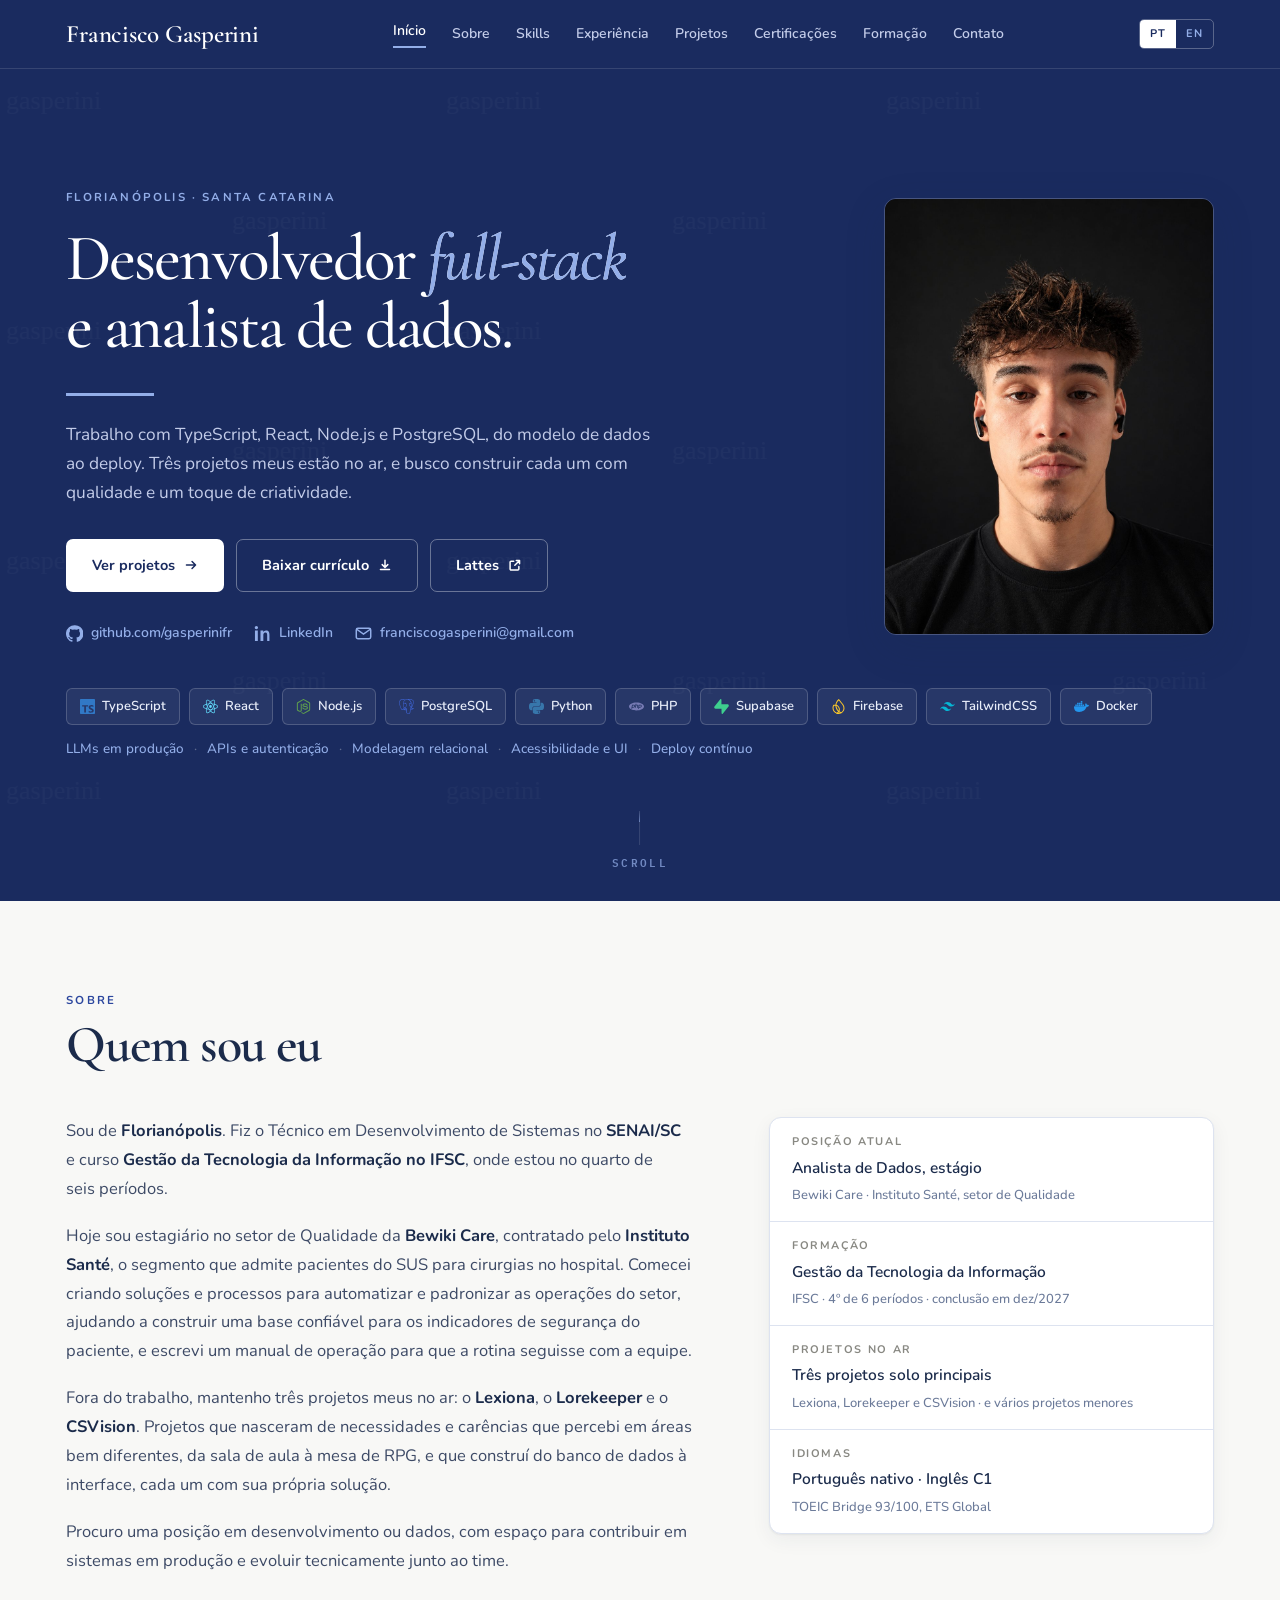
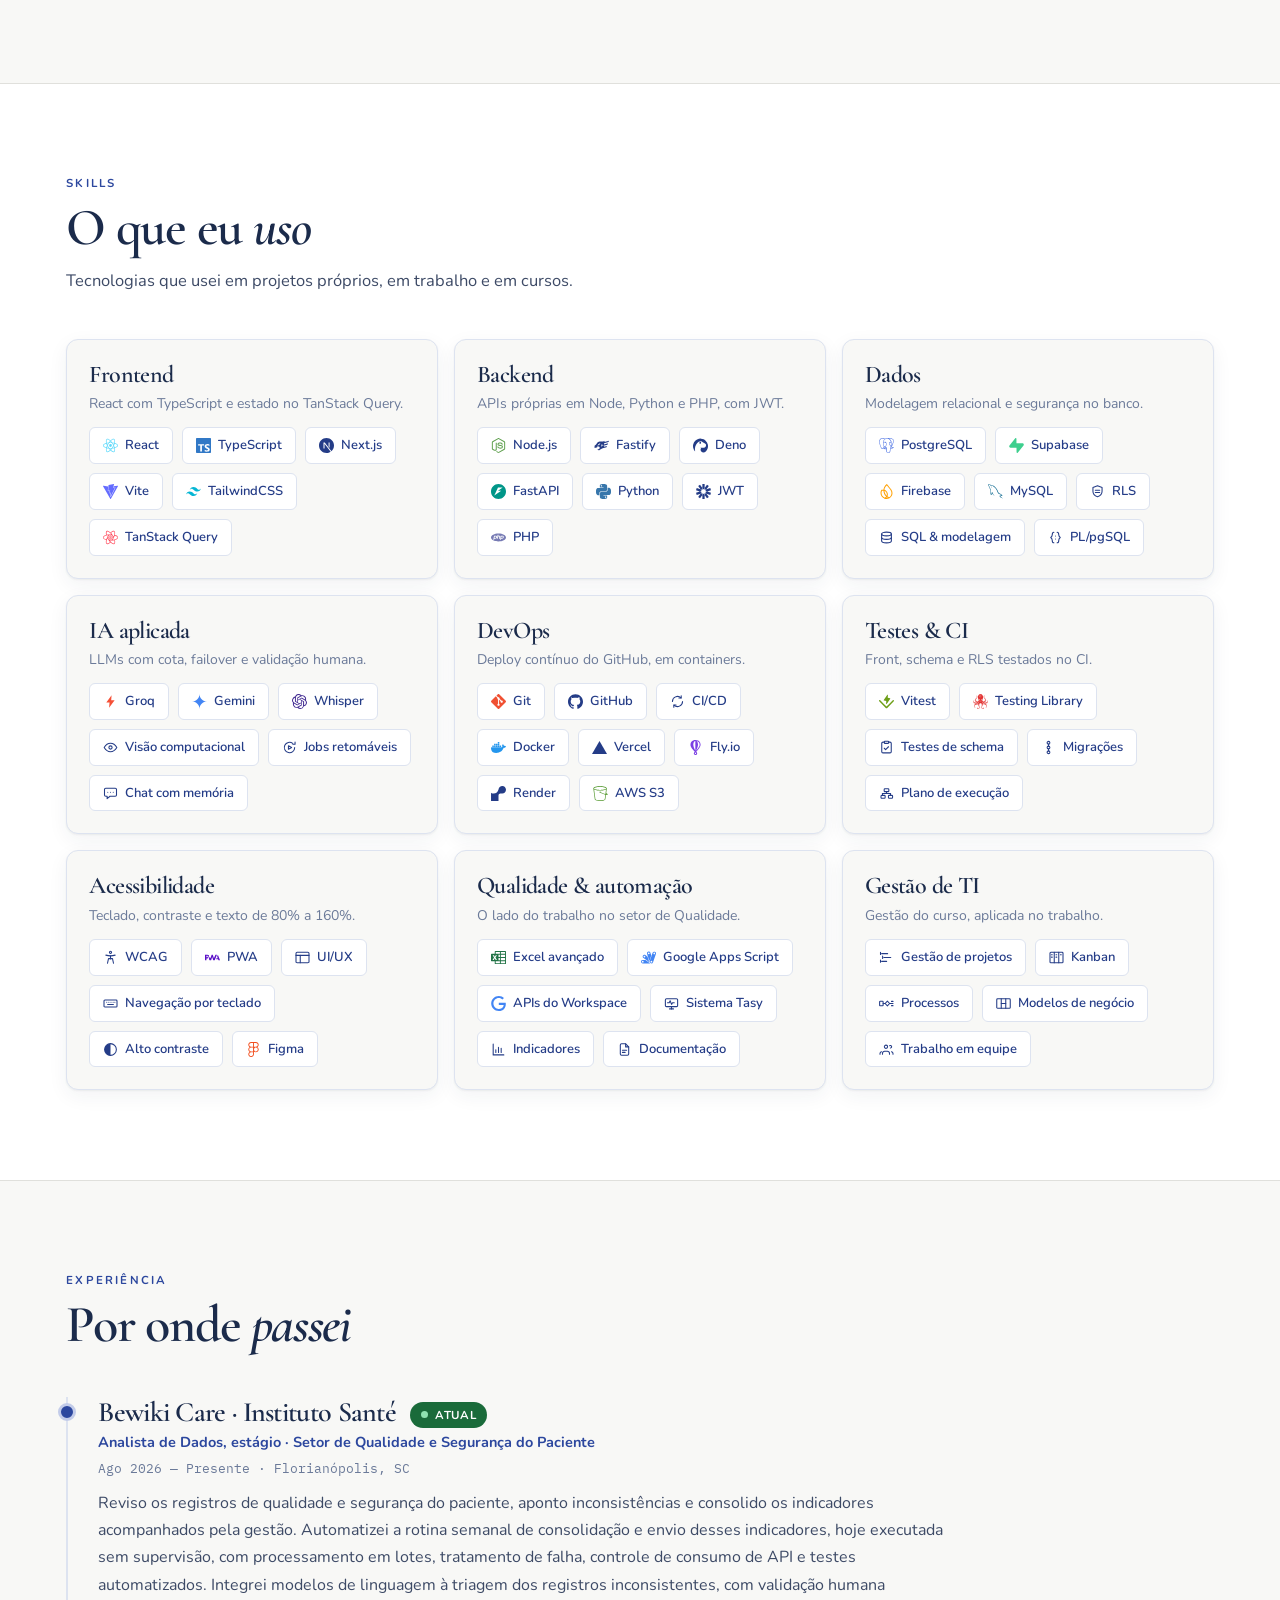
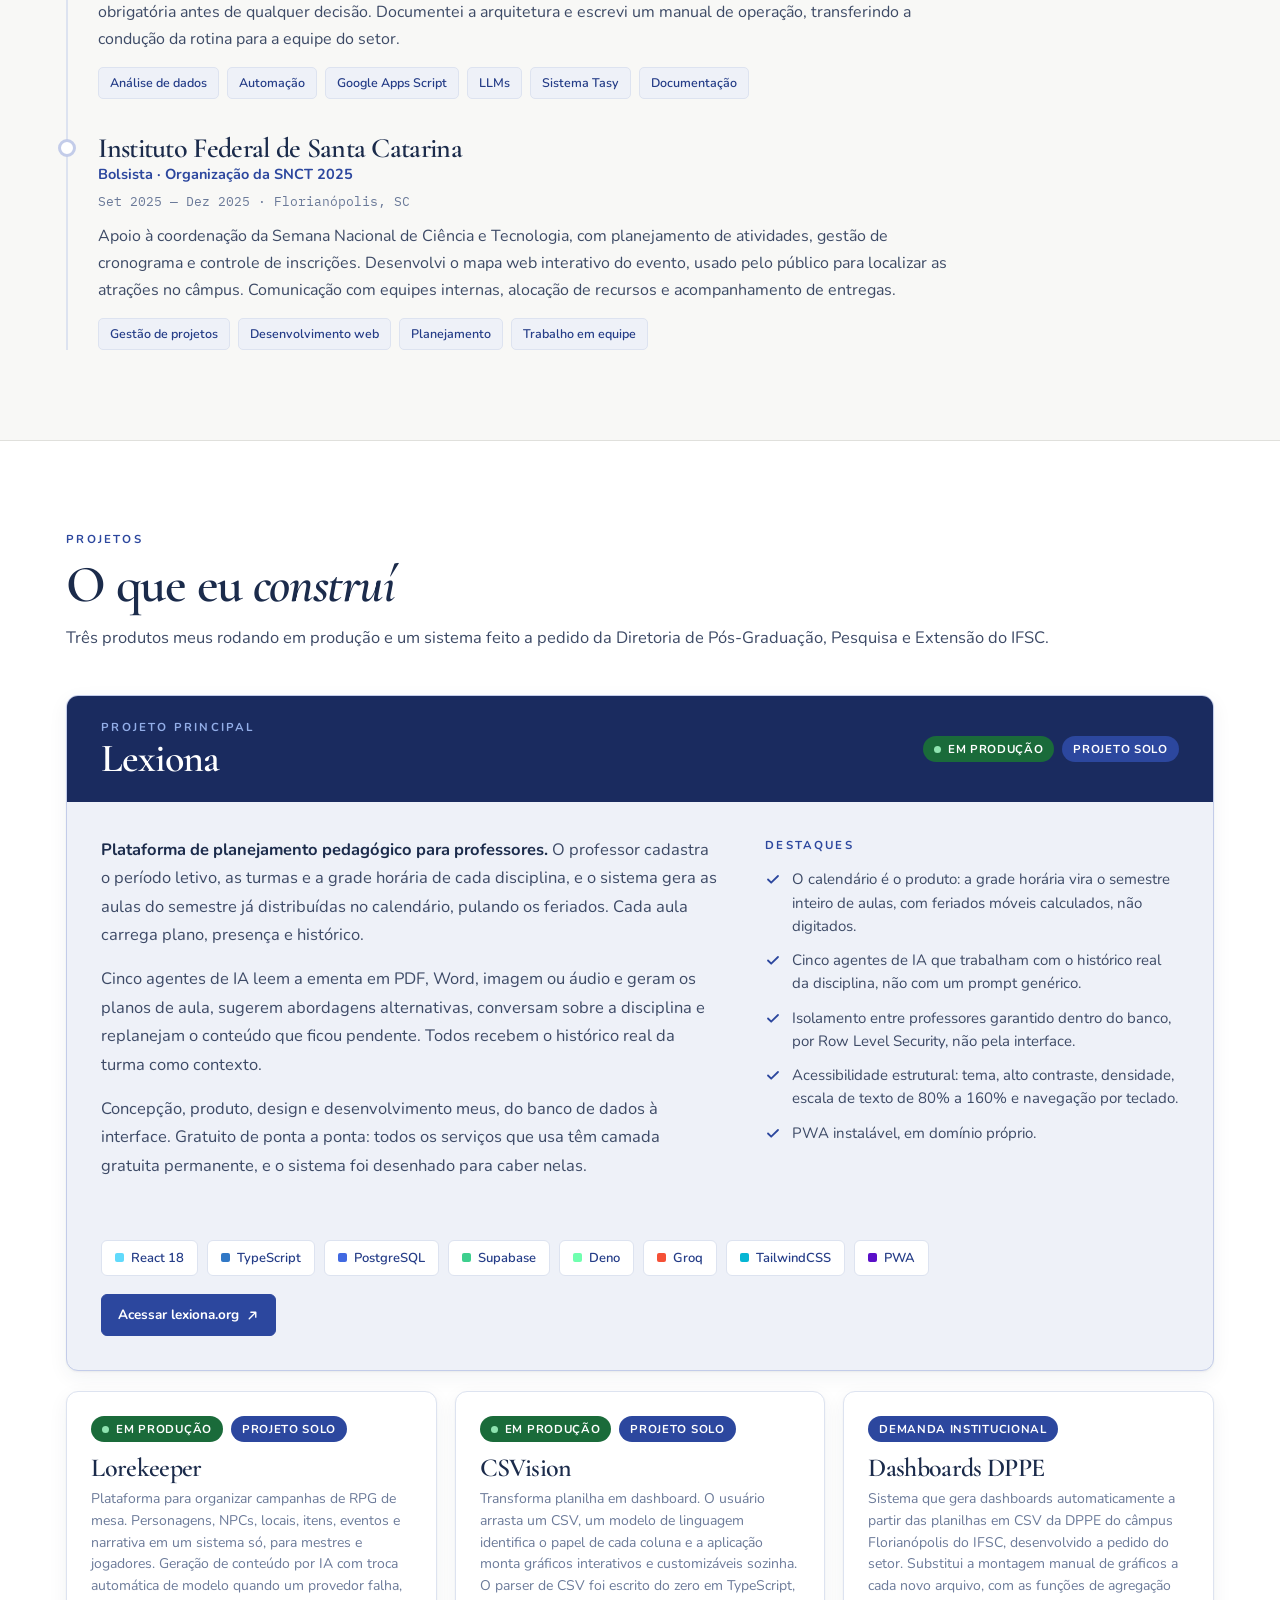
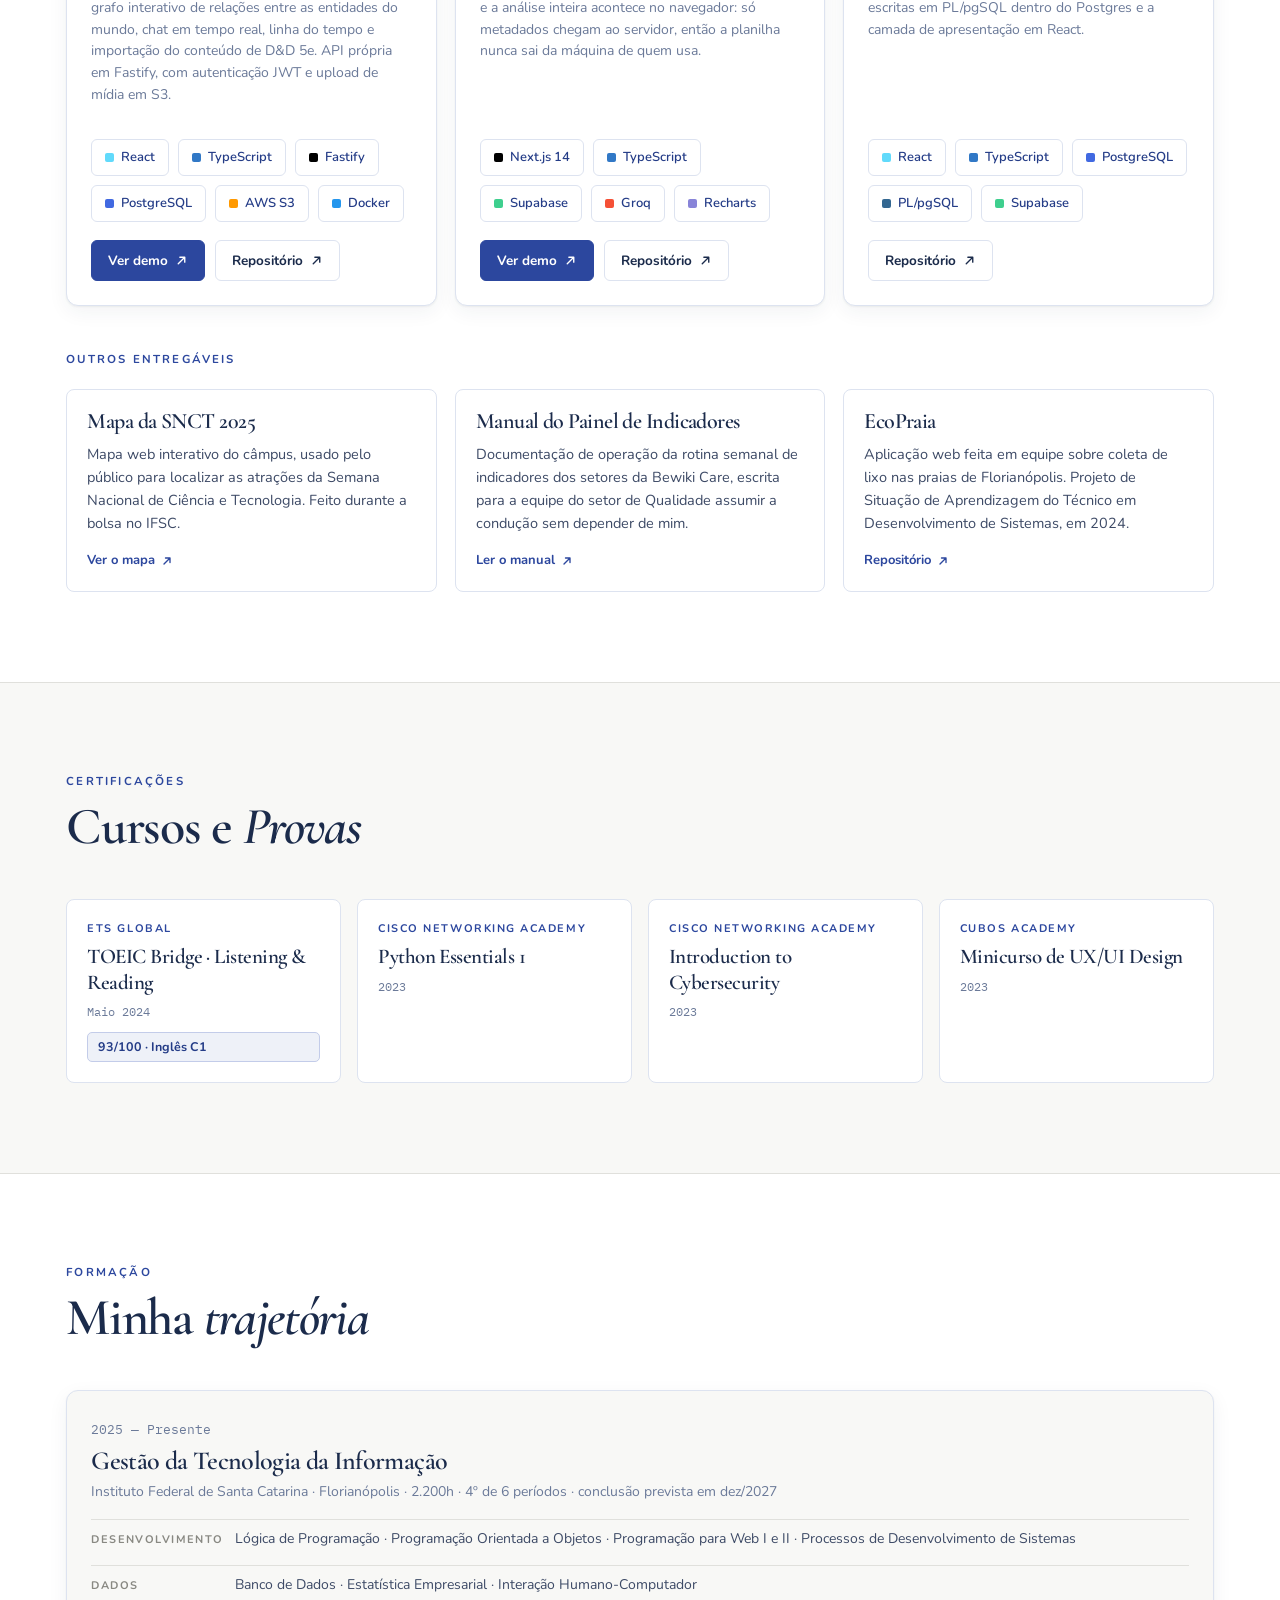
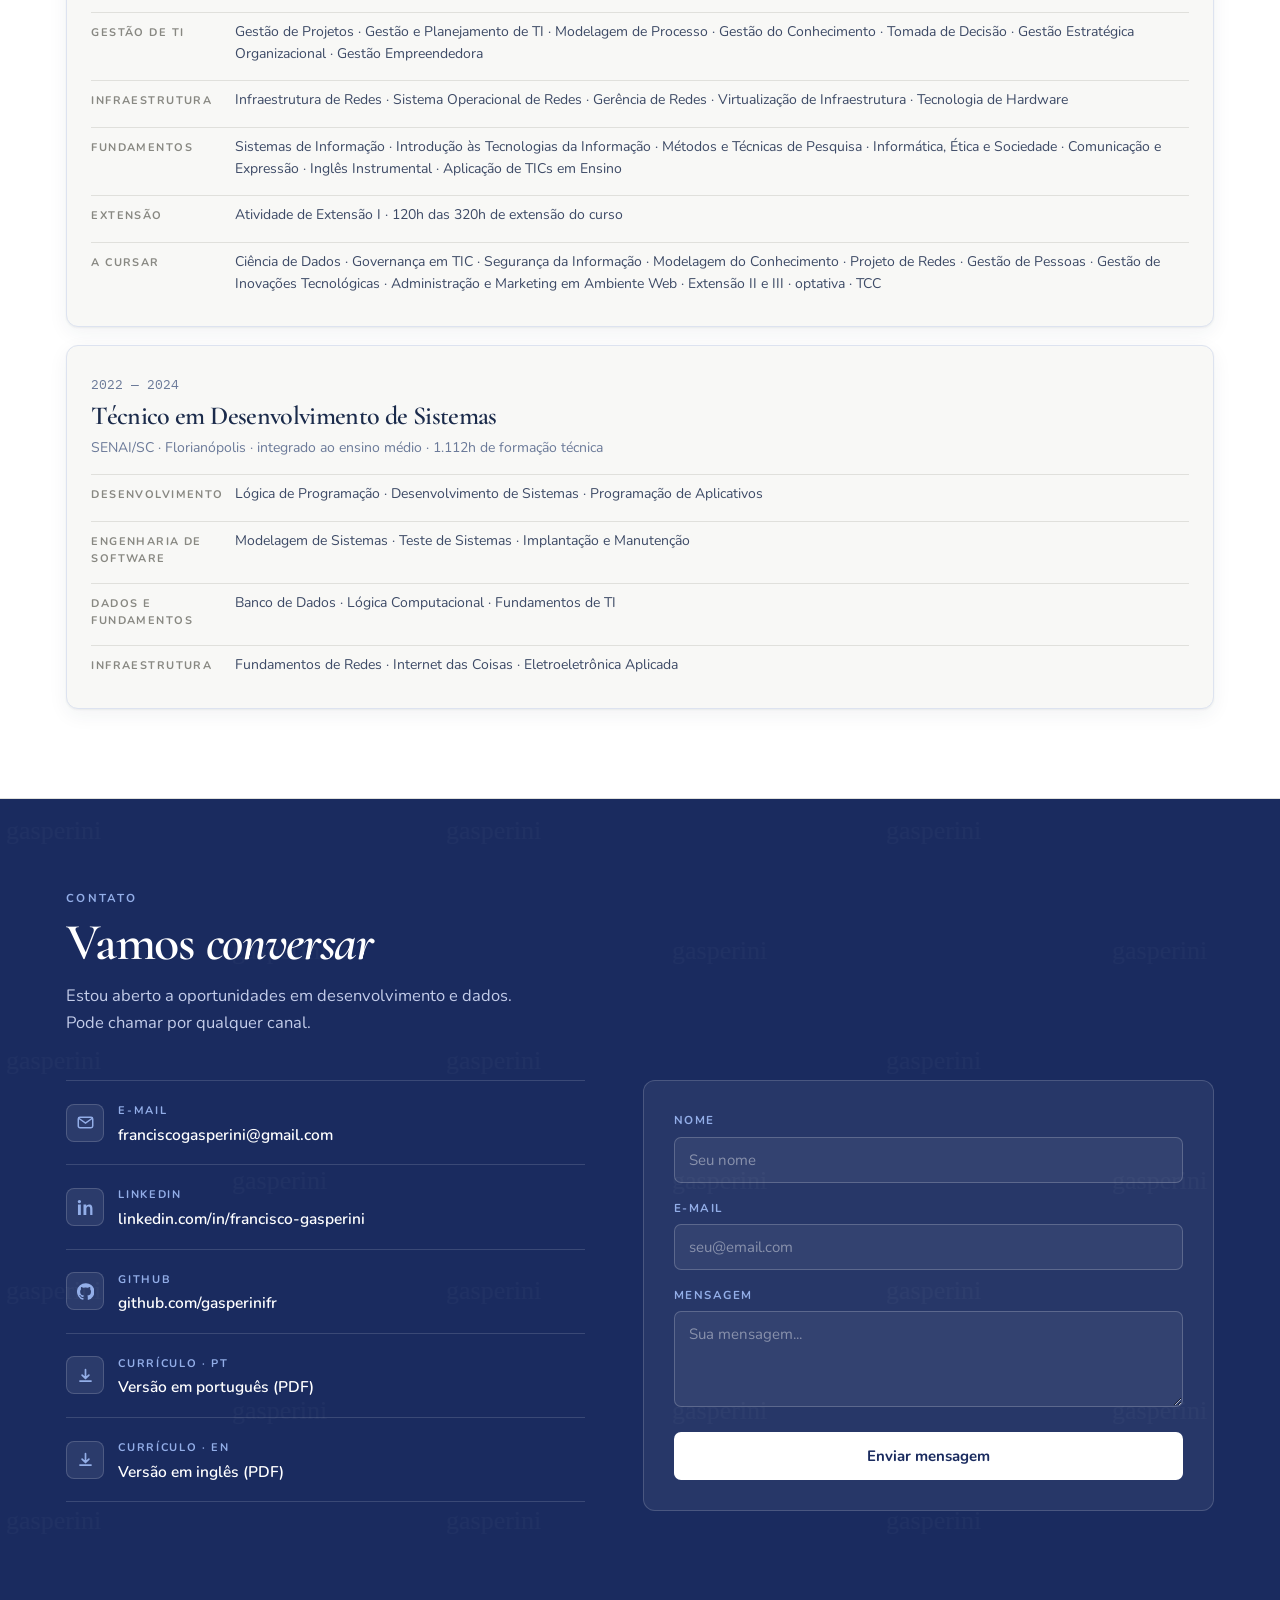
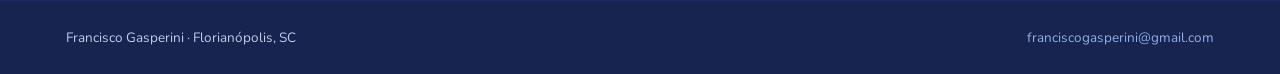
<file: index.html>
<!DOCTYPE html>
<html lang="pt-BR">
<head>
<meta charset="UTF-8">
<meta name="viewport" content="width=device-width, initial-scale=1.0">
<title>Francisco Gasperini — Desenvolvedor full-stack e analista de dados</title>
<meta name="description" content="Portfólio de Francisco Gasperini. Desenvolvedor full-stack e analista de dados em Florianópolis. TypeScript, React, Node.js e PostgreSQL, do modelo de dados ao deploy.">
<meta property="og:title" content="Francisco Gasperini — Desenvolvedor full-stack e analista de dados">
<meta property="og:description" content="Três projetos em produção. TypeScript, React, Node.js e PostgreSQL, do modelo de dados ao deploy.">
<meta property="og:type" content="website">
<meta property="og:url" content="https://gasperini.dev.br/">
<meta property="og:locale" content="pt_BR">
<meta name="twitter:card" content="summary_large_image">
<link rel="canonical" href="https://gasperini.dev.br/" />
<link rel="alternate" hreflang="pt-BR" href="./index.html" />
<link rel="alternate" hreflang="en" href="./en.html" />
<link rel="icon" type="image/png" href="./portfolio_tecnico/favicon/favicon-96x96.png" sizes="96x96" />
<link rel="icon" type="image/svg+xml" href="./portfolio_tecnico/favicon/favicon.svg" />
<link rel="shortcut icon" href="./portfolio_tecnico/favicon/favicon.ico" />
<link rel="apple-touch-icon" sizes="180x180" href="./portfolio_tecnico/favicon/apple-touch-icon.png" />
<link rel="manifest" href="./portfolio_tecnico/favicon/site.webmanifest" />
<link rel="preconnect" href="https://fonts.googleapis.com">
<link rel="preconnect" href="https://fonts.gstatic.com" crossorigin>
<link rel="stylesheet" href="https://fonts.googleapis.com/css2?family=Cormorant+Garamond:ital,wght@0,400;0,500;0,600;0,700;1,400;1,500;1,600&family=IBM+Plex+Mono:wght@400;500&family=Nunito:wght@400;500;600;700;900&display=swap">
<style>
:root{
  --navy:#1A2B5F; --navy-2:#16244F; --navy-3:#1B2B4B;
  --azul:#2C479E; --azul-forte:#243C87;
  --azul-300:#93AEE8; --azul-200:#C3CCE9; --azul-100:#E8EDF9; --azul-50:#EEF1F8;
  --papel:#F8F8F6; --papel-2:#F0F0EE; --branco:#FFFFFF;
  --linha:#E0E0DC; --linha-azul:#DDE3F0;
  --tinta:#1C2333; --texto:#3D4A66; --fraco:#6B7A99; --cinza:#888882;
  --serif:'Cormorant Garamond',Georgia,'Times New Roman',serif;
  --sans:'Nunito','Helvetica Neue',Helvetica,Arial,sans-serif;
  --mono:'IBM Plex Mono',ui-monospace,SFMono-Regular,Menlo,Consolas,monospace;
  --raio:8px; --raio-lg:12px;
  --pad:clamp(20px,4.4vw,60px);
  --maxw:1260px;
  --sombra:0 1px 2px rgb(27 43 75 / 6%), 0 6px 20px rgb(27 43 75 / 6%);
  --sombra-alta:0 12px 40px rgb(27 43 75 / 16%);
}
*{box-sizing:border-box}
html{scroll-behavior:smooth;scroll-padding-top:76px}
body{margin:0;background:var(--papel);color:var(--tinta);font-family:var(--sans);font-size:16px;line-height:1.6;-webkit-font-smoothing:antialiased;text-rendering:optimizeLegibility}
img{max-width:100%;display:block}
a{color:var(--azul);text-decoration:none}
a:hover{color:var(--navy)}
h1,h2,h3,h4{font-family:var(--serif);font-weight:600;letter-spacing:-0.025em;line-height:1.08;margin:0}
p{margin:0}
::selection{background:var(--azul-300);color:var(--navy)}
:focus-visible{outline:2px solid var(--azul);outline-offset:3px;border-radius:3px}

.trama{background-image:url("data:image/svg+xml,%3Csvg xmlns='http://www.w3.org/2000/svg' width='440' height='230'%3E%3Ctext x='6' y='40' font-family='Georgia,serif' font-size='26' fill='%23ffffff' fill-opacity='0.026'%3Egasperini%3C/text%3E%3Ctext x='232' y='160' font-family='Georgia,serif' font-size='26' fill='%23ffffff' fill-opacity='0.026'%3Egasperini%3C/text%3E%3C/svg%3E")}
.wrap{max-width:var(--maxw);margin:0 auto;padding-left:var(--pad);padding-right:var(--pad);width:100%}
.rotulo{font-size:11.5px;font-weight:700;letter-spacing:.19em;text-transform:uppercase;color:var(--azul)}
.rotulo-claro{color:var(--azul-300)}
.secao{padding:clamp(56px,7vw,96px) 0}
.secao-branca{background:var(--branco);border-top:1px solid var(--linha);border-bottom:1px solid var(--linha)}
.cabeca{margin-bottom:clamp(28px,4vw,44px)}
.cabeca h2{font-size:clamp(34px,4.6vw,52px);color:var(--navy-3);margin-top:8px}
.cabeca .sub{font-size:16.5px;color:var(--texto);margin-top:12px;max-width:640px}
/* subtitulo que deve caber numa linha so no desktop; volta a quebrar sozinho
   quando a viewport encolhe. */
.cabeca .sub-larga{max-width:none}
.it{font-style:italic}
.linha-nova{display:block}

/* ---------- topo ---------- */
.topo{position:sticky;top:0;z-index:60;background:var(--navy);border-bottom:1px solid rgb(255 255 255 / 12%)}
.topo-in{display:flex;align-items:center;justify-content:space-between;gap:20px;height:68px}
.marca{font-family:var(--serif);font-size:25px;font-weight:600;color:#fff;letter-spacing:-0.01em;white-space:nowrap}
.marca:hover{color:#fff}
.menu{display:flex;align-items:center;gap:26px}
.menu a{font-size:14px;font-weight:600;color:var(--azul-200)}
.menu a:hover{color:#fff}
.menu a.on{color:#fff;border-bottom:2px solid var(--azul-300);padding-bottom:3px}
.topo-dir{display:flex;align-items:center;gap:12px}
.lang{display:flex;border:1px solid rgb(255 255 255 / 28%);border-radius:5px;overflow:hidden;font-size:11px;font-weight:700;letter-spacing:.08em}
.lang a{padding:5px 10px;color:var(--azul-300)}
.lang a.on{background:#fff;color:var(--navy)}
.lang a:hover{color:#fff}
.lang a.on:hover{color:var(--navy)}
.menu-btn{display:none;background:none;border:1px solid rgb(255 255 255 / 28%);border-radius:6px;padding:9px 10px;cursor:pointer}
.menu-btn span{display:block;width:18px;height:1.6px;background:#fff;margin:3.5px 0}

/* ---------- hero ---------- */
.hero{background-color:var(--navy);color:#fff;padding:clamp(52px,7vw,88px) 0 clamp(88px,9vw,110px);position:relative;display:flex;flex-direction:column;justify-content:center;min-height:calc(100vh - 68px);min-height:calc(100svh - 68px)}
.hero-in{display:grid;grid-template-columns:minmax(0,1fr) 330px;gap:clamp(36px,5vw,72px);align-items:center}
.hero h1{font-size:clamp(38px,5.1vw,74px);font-weight:500;letter-spacing:-0.03em;line-height:1.04;margin-top:18px;color:#fff;text-wrap:balance;position:relative;width:fit-content}
.hero h1 .it{color:var(--azul-300);white-space:nowrap}
/* ---------- feixe que atravessa o titulo ---------- */
/* Tudo aqui e background-clip:text: o feixe pinta os proprios glifos e por
   construcao nao vaza do contorno da fonte. Nada e desenhado por cima do fundo.
   O traco mergulha em azul escuro antes do nucleo ciano de proposito: o texto e
   branco, ja no teto de luminancia, entao so o contraste com um azul mais escuro
   faz o nucleo ler como tubo de neon aceso.
   O <h1> e o .it sao caixas diferentes, cada um com seu gradiente; --dx alinha o
   do .it ao do titulo. O JS mede --h1w e --dx no load, no fonts.ready e no
   resize. O trajeto vai de -bw ate h1w: nesses extremos a banda ja esta inteira
   fora do texto, e folga alem disso so gastaria ciclo em espaco vazio. */
.hero h1{--bw:96px;--h1w:640px;--dx:0px}
@supports ((-webkit-background-clip:text) or (background-clip:text)){
  .hero h1,.hero h1 .it{-webkit-background-clip:text;background-clip:text;color:transparent;background-repeat:no-repeat,no-repeat;background-size:var(--bw) 130%,100% 100%;animation:feixe-varre 4.76s cubic-bezier(.4,.05,.35,1) infinite}
  .hero h1{background-image:linear-gradient(96deg,rgb(255 255 255 / 0%) 0,rgb(255 255 255 / 0%) 22%,rgb(224 234 252 / 30%) 33%,rgb(240 246 255 / 78%) 43%,#FFFFFF 50%,rgb(240 246 255 / 78%) 57%,rgb(224 234 252 / 30%) 67%,rgb(255 255 255 / 0%) 78%,rgb(255 255 255 / 0%) 100%),linear-gradient(#fff,#fff);background-position:calc(-1 * var(--bw)) 0,0 0}
  .hero h1 .it{background-image:linear-gradient(96deg,rgb(60 150 255 / 0%) 0,rgb(60 150 255 / 0%) 21%,rgb(52 145 255 / 55%) 31%,#1E8FFF 41%,#5FE2FF 47%,#A5FAFF 50%,#5FE2FF 53%,#1E8FFF 59%,rgb(52 145 255 / 55%) 69%,rgb(60 150 255 / 0%) 79%,rgb(60 150 255 / 0%) 100%),linear-gradient(var(--azul-300),var(--azul-300));background-position:calc(-1 * var(--bw)) 0,0 0}
}
.hero h1 .it{--dx:var(--dxit,0px)}
/* halo do neon: copias do titulo, desfocadas em dois graus e somadas em screen.
   Sao copias do texto, entao o brilho tem a forma das letras e escapa poucos
   pixels do contorno -- nao e uma barra sobre o fundo. Sem a camada de base sob
   a banda, so acende onde o feixe esta passando. */
.hero h1 .brilho{position:absolute;inset:0;z-index:1;pointer-events:none;-webkit-background-clip:text;background-clip:text;color:transparent;background-repeat:no-repeat,no-repeat;background-size:var(--bw) 130%,100% 100%;background-position:calc(-1 * var(--bw)) 0,0 0;mix-blend-mode:screen;background-image:linear-gradient(96deg,rgb(255 255 255 / 0%) 0,rgb(255 255 255 / 0%) 22%,rgb(224 234 252 / 30%) 33%,rgb(240 246 255 / 78%) 43%,#FFFFFF 50%,rgb(240 246 255 / 78%) 57%,rgb(224 234 252 / 30%) 67%,rgb(255 255 255 / 0%) 78%,rgb(255 255 255 / 0%) 100%),linear-gradient(rgb(0 0 0 / 0%),rgb(0 0 0 / 0%));animation:feixe-varre 4.76s cubic-bezier(.4,.05,.35,1) infinite}
.hero h1 .brilho .it{background-image:linear-gradient(96deg,rgb(60 150 255 / 0%) 0,rgb(60 150 255 / 0%) 21%,rgb(52 145 255 / 55%) 31%,#1E8FFF 41%,#5FE2FF 47%,#A5FAFF 50%,#5FE2FF 53%,#1E8FFF 59%,rgb(52 145 255 / 55%) 69%,rgb(60 150 255 / 0%) 79%,rgb(60 150 255 / 0%) 100%),linear-gradient(rgb(0 0 0 / 0%),rgb(0 0 0 / 0%))}
.hero h1 .brilho-a{filter:blur(.055em)}
.hero h1 .brilho-b{filter:blur(.17em);opacity:.7}
@keyframes feixe-varre{
  /* ciclo de 4,76s: ida 2,61s / parada 0,49s / volta 0,73s / repouso 0,93s.
     O silencio percebido e maior que o repouso: fora dele o feixe ainda percorre
     o trecho entre o ponto de estacionamento e a borda do texto, nas duas
     pontas. Somado, da 1,5s sem nada aceso. A volta tem curva propria,
     declarada no quadro em que ela comeca. */
  0%{background-position-x:calc(-1 * var(--bw) - var(--dx)),0px}
  54.8%{background-position-x:calc(var(--h1w) - var(--dx)),0px}
  65.1%{background-position-x:calc(var(--h1w) - var(--dx)),0px;animation-timing-function:cubic-bezier(.55,0,.25,1)}
  80.5%,100%{background-position-x:calc(-1 * var(--bw) - var(--dx)),0px}
}
.estrelas{position:absolute;right:-6px;top:0;width:0;height:0;z-index:3;pointer-events:none}
.estrelas svg{position:absolute;fill:#EDF4FF;opacity:0;transform:scale(.1);transform-origin:50% 50%;filter:drop-shadow(0 0 8px rgb(122 172 255 / 95%));animation:pisca 4.76s ease-out infinite}
.estrelas .e1{width:38px;height:38px;left:-6px;top:0}
.estrelas .e2{width:20px;height:20px;left:26px;top:-16px;animation-delay:.1s}
.estrelas .e3{width:13px;height:13px;left:18px;top:38px;animation-delay:.2s}
@keyframes pisca{
  0%,54%{opacity:0;transform:scale(.1) rotate(-22deg)}
  56.8%{opacity:1;transform:scale(1.14) rotate(0deg)}
  58.8%{opacity:.72;transform:scale(.7) rotate(6deg)}
  60.8%{opacity:1;transform:scale(1.02) rotate(0deg)}
  64.5%{opacity:0;transform:scale(.15) rotate(20deg)}
  100%{opacity:0;transform:scale(.15) rotate(20deg)}
}
.regua{width:88px;height:3px;background:var(--azul-300);margin-top:clamp(22px,3vw,32px)}
.hero p.lead{font-size:clamp(16px,1.35vw,18px);line-height:1.68;color:var(--azul-200);max-width:600px;margin-top:24px;text-wrap:pretty}
.acoes{display:flex;flex-wrap:wrap;gap:12px;margin-top:32px}
.btn{display:inline-flex;align-items:center;gap:9px;padding:14px 25px;border-radius:7px;font-size:14.5px;font-weight:700;border:1.5px solid transparent;cursor:pointer;transition:transform .16s ease,box-shadow .16s ease,background .16s ease}
.btn:hover{transform:translateY(-2px)}
.btn-branco{background:#fff;color:var(--navy)}
.btn-branco:hover{color:var(--navy);box-shadow:var(--sombra-alta)}
.btn-vazado{border-color:rgb(255 255 255 / 35%);color:#fff}
.btn-vazado:hover{color:#fff;background:rgb(255 255 255 / 8%)}
.btn-navy{background:var(--navy-3);color:#fff}
.btn-navy:hover{color:#fff;box-shadow:var(--sombra-alta)}
.sociais{display:flex;flex-wrap:wrap;gap:22px;margin-top:30px;font-size:14px;font-weight:600}
.sociais a{display:inline-flex;align-items:center;gap:8px;color:var(--azul-300)}
.sociais a:hover{color:#fff}
.sociais svg{flex:0 0 auto}
.retrato{border-radius:var(--raio-lg);overflow:hidden;border:1px solid rgb(255 255 255 / 20%);box-shadow:var(--sombra-alta)}
.retrato img{width:100%;height:clamp(340px,34vw,440px);object-fit:cover;object-position:50% 26%}
.stack-linha{display:flex;flex-direction:column;align-items:flex-start;gap:13px;padding-top:clamp(28px,4vw,44px)}
.chips{display:flex;flex-wrap:wrap;gap:9px}
.chip{display:inline-flex;align-items:center;gap:7px;padding:7px 13px;border:1px solid var(--linha-azul);background:var(--branco);border-radius:6px;font-size:13px;font-weight:600;color:var(--azul-forte)}
.chip-d{border-color:rgb(255 255 255 / 18%);background:rgb(255 255 255 / 6%);color:var(--azul-100)}
.pt{width:9px;height:9px;border-radius:2px;flex:0 0 auto}
.sprite-ico{position:absolute;width:0;height:0;overflow:hidden}
.chip .ico{width:15px;height:15px;flex:0 0 auto}
.capacidades{display:flex;flex-wrap:wrap;margin:0;font-size:13.5px;font-weight:500;color:var(--azul-300)}
.capacidades span{display:inline-flex;align-items:center}
.capacidades span:not(:last-child)::after{content:"·";margin:0 10px;color:rgb(255 255 255 / 30%)}
.rolar{position:absolute;left:50%;bottom:clamp(20px,2.4vw,30px);transform:translateX(-50%);display:flex;flex-direction:column;align-items:center;gap:9px;color:var(--azul-300);opacity:.72;transition:opacity .4s ease,color .2s ease}
.rolar:hover{color:#fff;opacity:1}
.rolar.sumiu{opacity:0;pointer-events:none}
.rolar-trilho{position:relative;width:1px;height:34px;background:rgb(255 255 255 / 18%);overflow:hidden}
.rolar-cometa{position:absolute;left:0;top:0;width:1px;height:11px;background:linear-gradient(to bottom,transparent,currentColor);animation:desce 2.2s cubic-bezier(.65,0,.35,1) infinite}
.rolar-txt{font-family:var(--mono);font-size:10.5px;font-weight:600;letter-spacing:.22em;text-transform:uppercase}
@keyframes desce{0%{transform:translateY(-11px)}60%,100%{transform:translateY(34px)}}

/* ---------- sobre ---------- */
.sobre-in{display:grid;grid-template-columns:minmax(0,1.45fr) minmax(0,1fr);gap:clamp(32px,4.5vw,64px);align-items:start}
.sobre-txt p{font-size:16.5px;line-height:1.75;color:var(--texto);margin-bottom:18px;text-wrap:pretty}
.sobre-txt strong{color:var(--navy-3);font-weight:700}
.painel{background:var(--branco);border:1px solid var(--linha-azul);border-radius:var(--raio-lg);box-shadow:var(--sombra);overflow:hidden}
.fato{display:grid;grid-template-columns:1fr auto;gap:6px 16px;padding:15px 22px;border-bottom:1px solid var(--linha-azul);align-items:baseline}
.fato:last-child{border-bottom:none}
.fato dt{font-size:11px;font-weight:700;letter-spacing:.15em;text-transform:uppercase;color:var(--cinza);grid-column:1/-1}
.fato dd{margin:0;font-size:15.5px;font-weight:600;color:var(--navy-3);line-height:1.45}
.fato .mini{font-size:13px;font-weight:500;color:var(--fraco);grid-column:1/-1;margin:0}

/* ---------- skills ---------- */
.grade-skills{display:grid;grid-template-columns:repeat(auto-fit,minmax(300px,1fr));gap:16px}
/* os nove cards de skills sao padronizados em tres filas de chips e uma
   linha de descricao, para a grade caber numa tela. Os cards de projeto
   usam a mesma classe .card e seguem com o espacamento original. */
.grade-skills .card{padding:22px}
.grade-skills .card h3{font-size:24px}
.grade-skills .card .card-sub{margin-bottom:12px}
.card{background:var(--branco);border:1px solid var(--linha-azul);border-radius:var(--raio-lg);padding:24px;box-shadow:var(--sombra);transition:transform .18s ease,box-shadow .18s ease}
.card:hover{transform:translateY(-3px);box-shadow:var(--sombra-alta)}
.card h3{font-size:26px;color:var(--navy-3);margin-bottom:6px}
.card .card-sub{font-size:14px;color:var(--fraco);margin-bottom:16px;line-height:1.55}
.papel-card{background:var(--papel)}

/* ---------- experiência ---------- */
.exp{position:relative;padding-left:30px;border-left:2px solid var(--linha-azul)}
.exp-item{position:relative;padding-bottom:34px}
.exp-item:last-child{padding-bottom:0}
.exp-item::before{content:"";position:absolute;left:-40px;top:6px;width:12px;height:12px;border-radius:50%;background:var(--branco);border:3px solid var(--azul-200)}
.exp-item.atual::before{background:var(--azul);border-color:var(--azul-200)}
.exp-topo{display:flex;flex-wrap:wrap;align-items:baseline;gap:8px 14px}
.exp-item h3{font-size:28px;color:var(--navy-3)}
.exp-cargo{font-size:14.5px;font-weight:700;color:var(--azul)}
.exp-data{font-family:var(--mono);font-size:12.5px;color:var(--fraco);margin-top:4px}
.exp-item p{font-size:16px;line-height:1.7;color:var(--texto);margin-top:12px;max-width:860px;text-wrap:pretty}
.tag{display:inline-block;padding:5px 11px;border-radius:5px;background:var(--azul-50);border:1px solid var(--linha-azul);font-size:12.5px;font-weight:600;color:var(--azul-forte)}
.tags{display:flex;flex-wrap:wrap;gap:8px;margin-top:14px}
.selo{display:inline-flex;align-items:center;gap:7px;padding:4px 11px;border-radius:999px;background:var(--azul);color:#fff;font-size:11.5px;font-weight:700;letter-spacing:.06em;text-transform:uppercase}
.exp-topo .selo{transform:translateY(-3px)}
.selo-vivo{background:#1A6B3A}
.selo-vivo .bolinha{width:7px;height:7px;border-radius:50%;background:#8FE3B0}

/* ---------- projetos ---------- */
.destaque{background:var(--azul-50);border:1px solid var(--azul-200);border-radius:var(--raio-lg);overflow:hidden;box-shadow:var(--sombra)}
.destaque-topo{background:var(--navy);color:#fff;padding:22px clamp(22px,3vw,34px);display:flex;flex-wrap:wrap;align-items:center;justify-content:space-between;gap:14px}
.destaque-topo h3{font-size:clamp(30px,3.4vw,40px);color:#fff}
.destaque-corpo{padding:clamp(24px,3vw,34px);display:grid;grid-template-columns:minmax(0,1.5fr) minmax(0,1fr);gap:clamp(24px,3.4vw,44px)}
.destaque-corpo p{font-size:16.5px;line-height:1.72;color:var(--texto);margin-bottom:16px;text-wrap:pretty}
.lista{list-style:none;margin:0;padding:0;display:flex;flex-direction:column;gap:11px}
.lista li{display:flex;gap:11px;font-size:15px;line-height:1.55;color:var(--texto)}
.lista svg{flex:0 0 auto;margin-top:3px}
.destaque-rodape{grid-column:1/-1}
.grade-proj{display:grid;grid-template-columns:repeat(auto-fit,minmax(320px,1fr));gap:18px;margin-top:20px}
.proj-links{display:flex;flex-wrap:wrap;gap:10px;margin-top:18px}
.grade-proj>.card{display:flex;flex-direction:column}
.grade-proj>.card .chips{margin-top:auto;padding-top:18px}
.link-btn{display:inline-flex;align-items:center;gap:7px;padding:9px 16px;border-radius:6px;font-size:13.5px;font-weight:700;border:1.5px solid var(--linha-azul);background:var(--branco);color:var(--navy-3)}
.link-btn:hover{color:var(--navy);border-color:var(--azul-200);background:var(--azul-50)}
.link-btn.forte{background:var(--azul);border-color:var(--azul);color:#fff}
.link-btn.forte:hover{background:var(--azul-forte);border-color:var(--azul-forte);color:#fff}
.grade-outros{display:grid;grid-template-columns:repeat(auto-fit,minmax(280px,1fr));gap:18px;margin-top:20px}
.outro{background:var(--branco);border:1px solid var(--linha-azul);border-radius:var(--raio);padding:20px;display:flex;flex-direction:column;gap:9px}
.outro h4{font-size:22px;color:var(--navy-3)}
.outro p{font-size:14.5px;line-height:1.6;color:var(--texto)}
.outro a{font-size:13px;font-weight:700;display:inline-flex;align-items:center;gap:6px;margin-top:auto;padding-top:6px}

/* ---------- certificações / formação ---------- */
.grade-certs{display:grid;grid-template-columns:repeat(auto-fit,minmax(250px,1fr));gap:16px}
.cert{background:var(--branco);border:1px solid var(--linha-azul);border-radius:var(--raio);padding:20px;display:flex;flex-direction:column;gap:7px}
.cert .org{font-size:11px;font-weight:700;letter-spacing:.14em;text-transform:uppercase;color:var(--azul)}
.cert h4{font-size:21px;color:var(--navy-3);line-height:1.2}
.cert .quando{font-family:var(--mono);font-size:12px;color:var(--fraco)}
.nota{display:inline-block;margin-top:4px;padding:4px 10px;border-radius:5px;background:var(--azul-50);border:1px solid var(--azul-200);font-size:12.5px;font-weight:700;color:var(--azul-forte)}
.grade-form{display:grid;grid-template-columns:1fr;gap:18px}
.areas{display:flex;flex-direction:column;gap:8px;margin-top:14px}
.area{display:grid;grid-template-columns:132px 1fr;gap:12px;font-size:14px;line-height:1.55;padding:8px 0;border-top:1px solid var(--linha)}
.area b{font-size:11px;font-weight:700;letter-spacing:.13em;text-transform:uppercase;color:var(--cinza);padding-top:3px}
.area span{color:var(--texto)}

/* ---------- contato ---------- */
.contato{background-color:var(--navy);color:#fff;padding:clamp(56px,7vw,96px) 0}
.contato h2{color:#fff}
.contato .sub{color:var(--azul-200)}
.contato-in{display:grid;grid-template-columns:minmax(0,1fr) minmax(0,1.1fr);gap:clamp(32px,4.5vw,64px);align-items:start}
.canal{display:flex;align-items:center;gap:14px;padding:16px 0;border-bottom:1px solid rgb(255 255 255 / 14%);color:#fff}
.canal:first-of-type{border-top:1px solid rgb(255 255 255 / 14%)}
.canal:hover{color:var(--azul-300)}
.canal-ic{width:38px;height:38px;border-radius:8px;background:rgb(255 255 255 / 8%);border:1px solid rgb(255 255 255 / 16%);display:grid;place-items:center;flex:0 0 auto}
.canal-t{font-size:11px;font-weight:700;letter-spacing:.15em;text-transform:uppercase;color:var(--azul-300)}
.canal-v{font-size:15.5px;font-weight:600}
.form{background:rgb(255 255 255 / 6%);border:1px solid rgb(255 255 255 / 16%);border-radius:var(--raio-lg);padding:clamp(22px,3vw,30px)}
.campo{margin-bottom:16px}
.campo label{display:block;font-size:11.5px;font-weight:700;letter-spacing:.13em;text-transform:uppercase;color:var(--azul-300);margin-bottom:7px}
.campo input,.campo textarea{width:100%;padding:12px 14px;border-radius:7px;border:1px solid rgb(255 255 255 / 20%);background:rgb(255 255 255 / 6%);color:#fff;font-family:var(--sans);font-size:15px;transition:border-color .15s ease,background .15s ease}
.campo input::placeholder,.campo textarea::placeholder{color:rgb(255 255 255 / 42%)}
.campo input:focus,.campo textarea:focus{outline:none;border-color:var(--azul-300);background:rgb(255 255 255 / 10%)}
.campo textarea{min-height:96px;resize:vertical}
.form-btn{width:100%;padding:14px;border-radius:7px;border:none;background:#fff;color:var(--navy);font-family:var(--sans);font-size:15px;font-weight:700;cursor:pointer;transition:opacity .15s ease}
.form-btn:hover{opacity:.9}
.form-btn:disabled{cursor:default;opacity:.75}

.rodape{background:var(--navy-2);color:var(--azul-200);padding:26px 0;font-size:13.5px}
.rodape-in{display:flex;flex-wrap:wrap;align-items:center;justify-content:space-between;gap:12px}

/* ---------- animação ---------- */
.rv{opacity:0;transform:translateY(18px);transition:opacity .55s ease,transform .55s ease}
.rv.on{opacity:1;transform:none}
@media (prefers-reduced-motion:reduce){
  html{scroll-behavior:auto}
  .rv{opacity:1;transform:none;transition:none}
  .btn:hover,.card:hover{transform:none}
  .rolar-cometa{animation:none;top:12px;height:10px;background:currentColor}
  .hero h1,.hero h1 .it{animation:none;background-position:-9999px 0,0 0}
  .estrelas,.hero h1 .brilho{display:none}
}

/* ---------- responsivo ---------- */
@media (max-width:1000px){
  .hero-in,.sobre-in,.destaque-corpo,.contato-in{grid-template-columns:minmax(0,1fr)}
  .retrato{max-width:320px}
  .menu{position:fixed;inset:68px 0 auto 0;background:var(--navy);flex-direction:column;align-items:stretch;gap:0;padding:8px var(--pad) 18px;border-bottom:1px solid rgb(255 255 255 / 12%);display:none}
  .menu.aberto{display:flex}
  .menu a{padding:13px 0;border-bottom:1px solid rgb(255 255 255 / 10%);font-size:15.5px}
  .menu a.on{border-bottom:1px solid rgb(255 255 255 / 10%);padding-bottom:13px}
  .menu-btn{display:block}
  .rolar{display:none}
}
@media (max-width:560px){
  .area{grid-template-columns:minmax(0,1fr);gap:2px}
  .exp{padding-left:22px}
  .exp-item::before{left:-32px}
  .marca{font-size:21px}
}
</style>
</head>
<body>
<svg class="sprite-ico" aria-hidden="true" focusable="false" xmlns="http://www.w3.org/2000/svg"><defs>
<symbol id="i-appsscript" viewBox="0 0 24 24"><path fill="#4285F4" d="M12.363 2.54a3.136 3.136 0 0 0-.376.022 2.864 2.864 0 0 0-1.589.828c-.562.58-.82 1.115-.773 1.943-.01.264.193 1.023.272 1.274 1.115 3.546 2.09 6.75 3.26 10.279.08.246.168.486.267.72.02.047.035.046.048-.004.077-.297.174-.612.29-.945.894-2.576 1.772-5.14 2.633-7.696a.345.345 0 0 0 .004-.217 163.054 163.054 0 0 0-1.49-4.572 2.603 2.603 0 0 0-.704-.933c-.55-.46-1.166-.694-1.842-.7Zm9.078.117a2.734 2.734 0 0 0-2.878 1.828l-4.576 13.289a2.734 2.734 0 0 0 1.695 3.475l.12.04a2.734 2.734 0 0 0 3.475-1.694L23.85 6.307a2.734 2.734 0 0 0-1.695-3.476c-.233-.1-.506-.124-.716-.174ZM12.375 3.96a1.396 1.396 0 1 1 0 2.791 1.395 1.395 0 0 1 0-2.79zm8.809.07a1.402 1.402 0 1 1 0 2.803 1.402 1.402 0 0 1 0-2.803zM5.419 7.605a2.853 2.853 0 0 0-.468.052 2.683 2.683 0 0 0-1.337.627 2.62 2.62 0 0 0-.924 1.833 3.808 3.808 0 0 0 0 .648 2.52 2.52 0 0 0 .673 1.52c.221.238.465.454.732.648 3.043 2.21 6.08 4.43 9.108 6.664a.78.78 0 0 0 .158.089c.03-.043.032-.098.007-.167a17.409 17.409 0 0 0-.317-1.066 532.752 532.752 0 0 1-2.02-6.251 41.91 41.91 0 0 0-.497-1.477c-.967-.849-2.078-1.6-3.023-2.302A3.848 3.848 0 0 0 6.153 7.7a2.388 2.388 0 0 0-.734-.094Zm.02 1.424a1.398 1.398 0 1 1 0 2.796 1.398 1.398 0 0 1 0-2.796zm-2.458 6.792c-.733-.006-1.375.202-1.927.622a2.72 2.72 0 0 0-.95 1.45 2.78 2.78 0 0 0-.09 1.04 2.74 2.74 0 0 0 .695 1.583c.664.578 1.26.85 2 .945 1.42-.005 2.84-.012 4.262-.02h.418c2.277-.003 4.513-.002 6.706.003.148.005.28.003.392-.01.06-.005.091-.031.092-.077a10.656 10.656 0 0 0-.834-.653 488.746 488.746 0 0 1-6.57-4.815.236.236 0 0 0-.14-.047c-1.34-.003-2.691-.01-4.054-.02zm-.19 1.418a1.402 1.402 0 1 1 0 2.803 1.402 1.402 0 0 1 0-2.803zm13.874.002a1.4 1.4 0 1 1 0 2.8 1.4 1.4 0 0 1 0-2.8z"/></symbol>
<symbol id="i-deno" viewBox="0 0 24 24"><path fill="currentColor" d="M1.105 18.02A11.9 11.9 0 0 1 0 12.985q0-.698.078-1.376a12 12 0 0 1 .231-1.34A12 12 0 0 1 4.025 4.02a12 12 0 0 1 5.46-2.771 12 12 0 0 1 3.428-.23c1.452.112 2.825.477 4.077 1.05a12 12 0 0 1 2.78 1.774 12.02 12.02 0 0 1 4.053 7.078A12 12 0 0 1 24 12.985q0 .454-.036.914a12 12 0 0 1-.728 3.305 12 12 0 0 1-2.38 3.875c-1.33 1.357-3.02 1.962-4.43 1.936a4.4 4.4 0 0 1-2.724-1.024c-.99-.853-1.391-1.83-1.53-2.919a5 5 0 0 1 .128-1.518c.105-.38.37-1.116.76-1.437-.455-.197-1.04-.624-1.226-.829-.045-.05-.04-.13 0-.183a.155.155 0 0 1 .177-.053c.392.134.869.267 1.372.35.66.111 1.484.25 2.317.292 2.03.1 4.153-.813 4.812-2.627s.403-3.609-1.96-4.685-3.454-2.356-5.363-3.128c-1.247-.505-2.636-.205-4.06.582-3.838 2.121-7.277 8.822-5.69 15.032a.191.191 0 0 1-.315.19 12 12 0 0 1-1.25-1.634 12 12 0 0 1-.769-1.404M11.57 6.087c.649-.051 1.214.501 1.31 1.236.13.979-.228 1.99-1.41 2.013-1.01.02-1.315-.997-1.248-1.614.066-.616.574-1.575 1.35-1.635"/></symbol>
<symbol id="i-docker" viewBox="0 0 24 24"><path fill="#2496ED" d="M13.983 11.078h2.119a.186.186 0 00.186-.185V9.006a.186.186 0 00-.186-.186h-2.119a.185.185 0 00-.185.185v1.888c0 .102.083.185.185.185m-2.954-5.43h2.118a.186.186 0 00.186-.186V3.574a.186.186 0 00-.186-.185h-2.118a.185.185 0 00-.185.185v1.888c0 .102.082.185.185.185m0 2.716h2.118a.187.187 0 00.186-.186V6.29a.186.186 0 00-.186-.185h-2.118a.185.185 0 00-.185.185v1.887c0 .102.082.185.185.186m-2.93 0h2.12a.186.186 0 00.184-.186V6.29a.185.185 0 00-.185-.185H8.1a.185.185 0 00-.185.185v1.887c0 .102.083.185.185.186m-2.964 0h2.119a.186.186 0 00.185-.186V6.29a.185.185 0 00-.185-.185H5.136a.186.186 0 00-.186.185v1.887c0 .102.084.185.186.186m5.893 2.715h2.118a.186.186 0 00.186-.185V9.006a.186.186 0 00-.186-.186h-2.118a.185.185 0 00-.185.185v1.888c0 .102.082.185.185.185m-2.93 0h2.12a.185.185 0 00.184-.185V9.006a.185.185 0 00-.184-.186h-2.12a.185.185 0 00-.184.185v1.888c0 .102.083.185.185.185m-2.964 0h2.119a.185.185 0 00.185-.185V9.006a.185.185 0 00-.184-.186h-2.12a.186.186 0 00-.186.186v1.887c0 .102.084.185.186.185m-2.92 0h2.12a.185.185 0 00.184-.185V9.006a.185.185 0 00-.184-.186h-2.12a.185.185 0 00-.184.185v1.888c0 .102.082.185.185.185M23.763 9.89c-.065-.051-.672-.51-1.954-.51-.338.001-.676.03-1.01.087-.248-1.7-1.653-2.53-1.716-2.566l-.344-.199-.226.327c-.284.438-.49.922-.612 1.43-.23.97-.09 1.882.403 2.661-.595.332-1.55.413-1.744.42H.751a.751.751 0 00-.75.748 11.376 11.376 0 00.692 4.062c.545 1.428 1.355 2.48 2.41 3.124 1.18.723 3.1 1.137 5.275 1.137.983.003 1.963-.086 2.93-.266a12.248 12.248 0 003.823-1.389c.98-.567 1.86-1.288 2.61-2.136 1.252-1.418 1.998-2.997 2.553-4.4h.221c1.372 0 2.215-.549 2.68-1.009.309-.293.55-.65.707-1.046l.098-.288Z"/></symbol>
<symbol id="i-excel" viewBox="0 0 24 24"><path fill="#217346" d="M23 1.5q.41 0 .7.3.3.29.3.7v19q0 .41-.3.7-.29.3-.7.3H7q-.41 0-.7-.3-.3-.29-.3-.7V18H1q-.41 0-.7-.3-.3-.29-.3-.7V7q0-.41.3-.7Q.58 6 1 6h5V2.5q0-.41.3-.7.29-.3.7-.3zM6 13.28l1.42 2.66h2.14l-2.38-3.87 2.34-3.8H7.46l-1.3 2.4-.05.08-.04.09-.64-1.28-.66-1.29H2.59l2.27 3.82-2.48 3.85h2.16zM14.25 21v-3H7.5v3zm0-4.5v-3.75H12v3.75zm0-5.25V7.5H12v3.75zm0-5.25V3H7.5v3zm8.25 15v-3h-6.75v3zm0-4.5v-3.75h-6.75v3.75zm0-5.25V7.5h-6.75v3.75zm0-5.25V3h-6.75v3Z"/></symbol>
<symbol id="i-fastapi" viewBox="0 0 24 24"><path fill="#009688" d="M12 .0387C5.3729.0384.0003 5.3931 0 11.9988c-.001 6.6066 5.372 11.9628 12 11.9625 6.628.0003 12.001-5.3559 12-11.9625-.0003-6.6057-5.3729-11.9604-12-11.96m-.829 5.4153h7.55l-7.5805 5.3284h5.1828L5.279 18.5436q2.9466-6.5444 5.892-13.0896"/></symbol>
<symbol id="i-fastify" viewBox="0 0 24 24"><path fill="currentColor" d="M23.245 6.49L24 4.533l-.031-.121-7.473 1.967c.797-1.153.523-2.078.523-2.078s-2.387 1.524-4.193 1.485c-1.804-.04-2.387-.52-5.155.362-2.768.882-3.551 3.59-4.351 4.173-.804.583-3.32 2.477-3.32 2.477l.006.034 2.27-.724s-.622.585-1.945 2.37l-.062-.057.002.011s1.064 1.626 2.107 1.324a2.14 2.14 0 0 0 .353-.147c.419.234.967.463 1.572.525 0 0-.41-.475-.752-1.017l.238-.154.865.318-.096-.812c.003-.003.006-.003.008-.006l.849.311-.105-.738a5.65 5.65 0 0 1 .322-.158l.885-3.345 3.662-2.497-.291.733c-.741 1.826-2.135 2.256-2.135 2.256l-.582.22c-.433.512-.614.637-.764 2.353.348-.088.682-.107.984-.028 1.564.421 2.107 2.307 1.685 2.827-.104.13-.356.354-.673.617H7.77l-.008.514-.065.051h-.645l-.009.504-.17.127c-.607.011-1.373-.518-1.373-.518 0 .481.401 1.225.401 1.225l.07-.034-.061.045s1.625 1.083 2.646.681c.91-.356 3.263-2.213 5.296-3.093l6.15-1.62.811-2.1-4.688 1.235v-1.889l5.5-1.448.811-2.1-6.31 1.662V8.367zm-11.163 4l1.459-.384.02.074-.455 1.179-1.513.398zm.503 2.526l-1.512.398.489-1.266 1.459-.385.02.074zm1.971-.424l-1.513.398.49-1.266 1.459-.385.02.073Z"/></symbol>
<symbol id="i-firebase" viewBox="0 0 24 24"><path fill="#FFA000" d="M19.455 8.369c-.538-.748-1.778-2.285-3.681-4.569-.826-.991-1.535-1.832-1.884-2.245a146 146 0 0 0-.488-.576l-.207-.245-.113-.133-.022-.032-.01-.005L12.57 0l-.609.488c-1.555 1.246-2.828 2.851-3.681 4.64-.523 1.064-.864 2.105-1.043 3.176-.047.241-.088.489-.121.738-.209-.017-.421-.028-.632-.033-.018-.001-.035-.002-.059-.003a7.46 7.46 0 0 0-2.28.274l-.317.089-.163.286c-.765 1.342-1.198 2.869-1.252 4.416-.07 2.01.477 3.954 1.583 5.625 1.082 1.633 2.61 2.882 4.42 3.611l.236.095.071.025.003-.001a9.59 9.59 0 0 0 2.941.568q.171.006.342.006c1.273 0 2.513-.249 3.69-.742l.008.004.313-.145a9.63 9.63 0 0 0 3.927-3.335c1.01-1.49 1.577-3.234 1.641-5.042.075-2.161-.643-4.304-2.133-6.371m-7.083 6.695c.328 1.244.264 2.44-.191 3.558-1.135-1.12-1.967-2.352-2.475-3.665-.543-1.404-.87-2.74-.974-3.975.48.157.922.366 1.315.622 1.132.737 1.914 1.902 2.325 3.461zm.207 6.022c.482.368.99.712 1.513 1.028-.771.21-1.565.302-2.369.273a8 8 0 0 1-.373-.022c.458-.394.869-.823 1.228-1.279zm1.347-6.431c-.516-1.957-1.527-3.437-3.002-4.398-.647-.421-1.385-.741-2.194-.95.011-.134.026-.268.043-.4.014-.113.03-.216.046-.313.133-.689.332-1.37.589-2.025.099-.25.206-.499.321-.74l.004-.008c.177-.358.376-.719.61-1.105l.092-.152-.003-.001c.544-.851 1.197-1.627 1.942-2.311l.288.341c.672.796 1.304 1.548 1.878 2.237 1.291 1.549 2.966 3.583 3.612 4.48 1.277 1.771 1.893 3.579 1.83 5.375-.049 1.395-.461 2.755-1.195 3.933-.694 1.116-1.661 2.05-2.8 2.708-.636-.318-1.559-.839-2.539-1.599.79-1.575.952-3.28.479-5.072zm-2.575 5.397c-.725.939-1.587 1.55-2.09 1.856-.081-.029-.163-.06-.243-.093l-.065-.026c-1.49-.616-2.747-1.656-3.635-3.01-.907-1.384-1.356-2.993-1.298-4.653.041-1.19.338-2.327.882-3.379.316-.07.638-.114.96-.131l.084-.002c.162-.003.324-.003.478 0 .227.011.454.035.677.07.073 1.513.445 3.145 1.105 4.852.637 1.644 1.694 3.162 3.144 4.515z"/></symbol>
<symbol id="i-fly" viewBox="0 0 24 24"><path fill="#7B3FE4" d="M11.987 0c-2.45-.01-5.002.925-6.541 2.897-1.17 1.502-1.664 3.474-1.49 5.356.29 2.112 1.476 3.96 2.676 5.672a41.5 41.5 0 0 0 4.216 4.831c-1.063.832-1.943 2.286-1.357 3.644.821 2.32 4.665 2.05 5.122-.372.39-1.288-.694-2.533-1.428-3.309 2.388-2.431 4.706-5.036 6.17-8.145.595-1.32.902-2.802.614-4.24-.28-2.341-1.823-4.473-3.967-5.46C14.76.266 13.364.016 11.987 0m-.236 1.577v15.534C9.881 13.483 7.724 9.266 8.73 5.069c.35-1.539 1.253-3.309 3.02-3.492m1.996.04c1.534.357 3.031 1.096 3.906 2.48 1.3 1.93 1.318 4.55.1 6.521-1.268 2.395-3.06 4.463-4.916 6.415 1.472-2.974 3.074-6.106 3.182-9.5-.043-2.08-.438-4.612-2.272-5.916M11.97 20.103c.848.342 1.597 1.983.153 2.173-.664.15-1.367-.599-.995-1.222.213-.355.488-.73.842-.95"/></symbol>
<symbol id="i-gemini" viewBox="0 0 24 24"><path fill="#4285F4" d="M11.04 19.32Q12 21.51 12 24q0-2.49.93-4.68.96-2.19 2.58-3.81t3.81-2.55Q21.51 12 24 12q-2.49 0-4.68-.93a12.3 12.3 0 0 1-3.81-2.58 12.3 12.3 0 0 1-2.58-3.81Q12 2.49 12 0q0 2.49-.96 4.68-.93 2.19-2.55 3.81a12.3 12.3 0 0 1-3.81 2.58Q2.49 12 0 12q2.49 0 4.68.96 2.19.93 3.81 2.55t2.55 3.81"/></symbol>
<symbol id="i-git" viewBox="0 0 24 24"><path fill="#F05032" d="M23.546 10.93L13.067.452c-.604-.603-1.582-.603-2.188 0L8.708 2.627l2.76 2.76c.645-.215 1.379-.07 1.889.441.516.515.658 1.258.438 1.9l2.658 2.66c.645-.223 1.387-.078 1.9.435.721.72.721 1.884 0 2.604-.719.719-1.881.719-2.6 0-.539-.541-.674-1.337-.404-1.996L12.86 8.955v6.525c.176.086.342.203.488.348.713.721.713 1.883 0 2.6-.719.721-1.889.721-2.609 0-.719-.719-.719-1.879 0-2.598.182-.18.387-.316.605-.406V8.835c-.217-.091-.424-.222-.6-.401-.545-.545-.676-1.342-.396-2.009L7.636 3.7.45 10.881c-.6.605-.6 1.584 0 2.189l10.48 10.477c.604.604 1.582.604 2.186 0l10.43-10.43c.605-.603.605-1.582 0-2.187"/></symbol>
<symbol id="i-groq" viewBox="0 0 24 24"><path fill="#F55036" d="M13.7 2 5.3 13.6h5.2L9.7 22l8.9-12h-5.5L13.7 2Z"/></symbol>
<symbol id="i-jwt" viewBox="0 0 24 24"><path fill="currentColor" d="M10.2 0v6.456L12 8.928l1.8-2.472V0zm3.6 6.456v3.072l2.904-.96L20.52 3.36l-2.928-2.136zm2.904 2.112l-1.8 2.496 2.928.936 6.144-1.992-1.128-3.432zM17.832 12l-2.928.936 1.8 2.496 6.144 1.992 1.128-3.432zm-1.128 3.432l-2.904-.96v3.072l3.792 5.232 2.928-2.136zM13.8 17.544L12 15.072l-1.8 2.472V24h3.6zm-3.6 0v-3.072l-2.904.96L3.48 20.64l2.928 2.136zm-2.904-2.112l1.8-2.496L6.168 12 .024 13.992l1.128 3.432zM6.168 12l2.928-.936-1.8-2.496-6.144-1.992-1.128 3.432zm1.128-3.432l2.904.96V6.456L6.408 1.224 3.48 3.36Z"/></symbol>
<symbol id="i-mysql" viewBox="0 0 128 128"><path fill="#00618A" d="M117.688 98.242c-6.973-.191-12.297.461-16.852 2.379-1.293.547-3.355.559-3.566 2.18.711.746.82 1.859 1.387 2.777 1.086 1.754 2.922 4.113 4.559 5.352 1.789 1.348 3.633 2.793 5.551 3.961 3.414 2.082 7.223 3.27 10.504 5.352 1.938 1.23 3.859 2.777 5.75 4.164.934.684 1.563 1.75 2.773 2.18v-.195c-.637-.812-.801-1.93-1.387-2.777l-2.578-2.578c-2.52-3.344-5.719-6.281-9.117-8.719-2.711-1.949-8.781-4.578-9.91-7.73l-.199-.199c1.922-.219 4.172-.914 5.949-1.391 2.98-.797 5.645-.59 8.719-1.387l4.164-1.187v-.793c-1.555-1.594-2.664-3.707-4.359-5.152-4.441-3.781-9.285-7.555-14.273-10.703-2.766-1.746-6.184-2.883-9.117-4.363-.988-.496-2.719-.758-3.371-1.586-1.539-1.961-2.379-4.449-3.566-6.738-2.488-4.793-4.93-10.023-7.137-15.066-1.504-3.437-2.484-6.828-4.359-9.91-9-14.797-18.687-23.73-33.695-32.508-3.195-1.867-7.039-2.605-11.102-3.57l-6.543-.395c-1.332-.555-2.715-2.184-3.965-2.977C16.977 3.52 4.223-3.312.539 5.672-1.785 11.34 4.016 16.871 6.09 19.746c1.457 2.012 3.32 4.273 4.359 6.539.688 1.492.805 2.984 1.391 4.559 1.438 3.883 2.695 8.109 4.559 11.695.941 1.816 1.98 3.727 3.172 5.352.727.996 1.98 1.438 2.18 2.973-1.227 1.715-1.297 4.375-1.984 6.543-3.098 9.77-1.926 21.91 2.578 29.137 1.383 2.223 4.641 6.98 9.117 5.156 3.918-1.598 3.043-6.539 4.164-10.902.254-.988.098-1.715.594-2.379v.199l3.57 7.133c2.641 4.254 7.324 8.699 11.297 11.699 2.059 1.555 3.68 4.242 6.344 5.152v-.199h-.199c-.516-.805-1.324-1.137-1.98-1.781-1.551-1.523-3.277-3.414-4.559-5.156-3.613-4.902-6.805-10.27-9.711-15.855-1.391-2.668-2.598-5.609-3.77-8.324-.453-1.047-.445-2.633-1.387-3.172-1.281 1.988-3.172 3.598-4.164 5.945-1.582 3.754-1.789 8.336-2.375 13.082-.348.125-.195.039-.398.199-2.762-.668-3.73-3.508-4.758-5.949-2.594-6.164-3.078-16.09-.793-23.191.59-1.836 3.262-7.617 2.18-9.316-.516-1.691-2.219-2.672-3.172-3.965-1.18-1.598-2.355-3.703-3.172-5.551-2.125-4.805-3.113-10.203-5.352-15.062-1.07-2.324-2.875-4.676-4.359-6.738-1.645-2.289-3.484-3.977-4.758-6.742-.453-.984-1.066-2.559-.398-3.566.215-.684.516-.969 1.191-1.191 1.148-.887 4.352.297 5.547.793 3.18 1.32 5.832 2.578 8.527 4.363 1.289.855 2.598 2.512 4.16 2.973h1.785c2.789.641 5.914.195 8.523.988 4.609 1.402 8.738 3.582 12.488 5.949 11.422 7.215 20.766 17.48 27.156 29.734 1.027 1.973 1.473 3.852 2.379 5.945 1.824 4.219 4.125 8.559 5.941 12.688 1.816 4.113 3.582 8.27 6.148 11.695 1.348 1.801 6.551 2.766 8.918 3.766 1.66.699 4.379 1.43 5.949 2.379 3 1.809 5.906 3.965 8.723 5.945 1.402.992 5.73 3.168 5.945 4.957zm-88.605-75.52c-1.453-.027-2.48.156-3.566.395v.199h.195c.695 1.422 1.918 2.34 2.777 3.566l1.98 4.164.199-.195c1.227-.867 1.789-2.25 1.781-4.363-.492-.52-.562-1.164-.992-1.785-.562-.824-1.66-1.289-2.375-1.98zm0 0"/></symbol>
<symbol id="i-nextjs" viewBox="0 0 24 24"><path fill="currentColor" d="M18.665 21.978C16.758 23.255 14.465 24 12 24 5.377 24 0 18.623 0 12S5.377 0 12 0s12 5.377 12 12c0 3.583-1.574 6.801-4.067 9.001L9.219 7.2H7.2v9.596h1.615V9.251l9.85 12.727Zm-3.332-8.533 1.6 2.061V7.2h-1.6v6.245Z"/></symbol>
<symbol id="i-node" viewBox="0 0 24 24"><path fill="#5FA04E" d="M11.998,24c-0.321,0-0.641-0.084-0.922-0.247l-2.936-1.737c-0.438-0.245-0.224-0.332-0.08-0.383 c0.585-0.203,0.703-0.25,1.328-0.604c0.065-0.037,0.151-0.023,0.218,0.017l2.256,1.339c0.082,0.045,0.197,0.045,0.272,0l8.795-5.076 c0.082-0.047,0.134-0.141,0.134-0.238V6.921c0-0.099-0.053-0.192-0.137-0.242l-8.791-5.072c-0.081-0.047-0.189-0.047-0.271,0 L3.075,6.68C2.99,6.729,2.936,6.825,2.936,6.921v10.15c0,0.097,0.054,0.189,0.139,0.235l2.409,1.392 c1.307,0.654,2.108-0.116,2.108-0.89V7.787c0-0.142,0.114-0.253,0.256-0.253h1.115c0.139,0,0.255,0.112,0.255,0.253v10.021 c0,1.745-0.95,2.745-2.604,2.745c-0.508,0-0.909,0-2.026-0.551L2.28,18.675c-0.57-0.329-0.922-0.945-0.922-1.604V6.921 c0-0.659,0.353-1.275,0.922-1.603l8.795-5.082c0.557-0.315,1.296-0.315,1.848,0l8.794,5.082c0.57,0.329,0.924,0.944,0.924,1.603 v10.15c0,0.659-0.354,1.273-0.924,1.604l-8.794,5.078C12.643,23.916,12.324,24,11.998,24z M19.099,13.993 c0-1.9-1.284-2.406-3.987-2.763c-2.731-0.361-3.009-0.548-3.009-1.187c0-0.528,0.235-1.233,2.258-1.233 c1.807,0,2.473,0.389,2.747,1.607c0.024,0.115,0.129,0.199,0.247,0.199h1.141c0.071,0,0.138-0.031,0.186-0.081 c0.048-0.054,0.074-0.123,0.067-0.196c-0.177-2.098-1.571-3.076-4.388-3.076c-2.508,0-4.004,1.058-4.004,2.833 c0,1.925,1.488,2.457,3.895,2.695c2.88,0.282,3.103,0.703,3.103,1.269c0,0.983-0.789,1.402-2.642,1.402 c-2.327,0-2.839-0.584-3.011-1.742c-0.02-0.124-0.126-0.215-0.253-0.215h-1.137c-0.141,0-0.254,0.112-0.254,0.253 c0,1.482,0.806,3.248,4.655,3.248C17.501,17.007,19.099,15.91,19.099,13.993z"/></symbol>
<symbol id="i-php" viewBox="0 0 24 24"><path fill="#777BB4" d="M7.01 10.207h-.944l-.515 2.648h.838c.556 0 .97-.105 1.242-.314.272-.21.455-.559.55-1.049.092-.47.05-.802-.124-.995-.175-.193-.523-.29-1.047-.29zM12 5.688C5.373 5.688 0 8.514 0 12s5.373 6.313 12 6.313S24 15.486 24 12c0-3.486-5.373-6.312-12-6.312zm-3.26 7.451c-.261.25-.575.438-.917.551-.336.108-.765.164-1.285.164H5.357l-.327 1.681H3.652l1.23-6.326h2.65c.797 0 1.378.209 1.744.628.366.418.476 1.002.33 1.752a2.836 2.836 0 0 1-.305.847c-.143.255-.33.49-.561.703zm4.024.715l.543-2.799c.063-.318.039-.536-.068-.651-.107-.116-.336-.174-.687-.174H11.46l-.704 3.625H9.388l1.23-6.327h1.367l-.327 1.682h1.218c.767 0 1.295.134 1.586.401s.378.7.263 1.299l-.572 2.944h-1.389zm7.597-2.265a2.782 2.782 0 0 1-.305.847c-.143.255-.33.49-.561.703a2.44 2.44 0 0 1-.917.551c-.336.108-.765.164-1.286.164h-1.18l-.327 1.682h-1.378l1.23-6.326h2.649c.797 0 1.378.209 1.744.628.366.417.477 1.001.331 1.751zM17.766 10.207h-.943l-.516 2.648h.838c.557 0 .971-.105 1.242-.314.272-.21.455-.559.551-1.049.092-.47.049-.802-.125-.995s-.524-.29-1.047-.29z"/></symbol>
<symbol id="i-postgres" viewBox="0 0 24 24"><path fill="#4169E1" d="M23.5594 14.7228a.5269.5269 0 0 0-.0563-.1191c-.139-.2632-.4768-.3418-1.0074-.2321-1.6533.3411-2.2935.1312-2.5256-.0191 1.342-2.0482 2.445-4.522 3.0411-6.8297.2714-1.0507.7982-3.5237.1222-4.7316a1.5641 1.5641 0 0 0-.1509-.235C21.6931.9086 19.8007.0248 17.5099.0005c-1.4947-.0158-2.7705.3461-3.1161.4794a9.449 9.449 0 0 0-.5159-.0816 8.044 8.044 0 0 0-1.3114-.1278c-1.1822-.0184-2.2038.2642-3.0498.8406-.8573-.3211-4.7888-1.645-7.2219.0788C.9359 2.1526.3086 3.8733.4302 6.3043c.0409.818.5069 3.334 1.2423 5.7436.4598 1.5065.9387 2.7019 1.4334 3.582.553.9942 1.1259 1.5933 1.7143 1.7895.4474.1491 1.1327.1441 1.8581-.7279.8012-.9635 1.5903-1.8258 1.9446-2.2069.4351.2355.9064.3625 1.39.3772a.0569.0569 0 0 0 .0004.0041 11.0312 11.0312 0 0 0-.2472.3054c-.3389.4302-.4094.5197-1.5002.7443-.3102.064-1.1344.2339-1.1464.8115-.0025.1224.0329.2309.0919.3268.2269.4231.9216.6097 1.015.6331 1.3345.3335 2.5044.092 3.3714-.6787-.017 2.231.0775 4.4174.3454 5.0874.2212.5529.7618 1.9045 2.4692 1.9043.2505 0 .5263-.0291.8296-.0941 1.7819-.3821 2.5557-1.1696 2.855-2.9059.1503-.8707.4016-2.8753.5388-4.1012.0169-.0703.0357-.1207.057-.1362.0007-.0005.0697-.0471.4272.0307a.3673.3673 0 0 0 .0443.0068l.2539.0223.0149.001c.8468.0384 1.9114-.1426 2.5312-.4308.6438-.2988 1.8057-1.0323 1.5951-1.6698zM2.371 11.8765c-.7435-2.4358-1.1779-4.8851-1.2123-5.5719-.1086-2.1714.4171-3.6829 1.5623-4.4927 1.8367-1.2986 4.8398-.5408 6.108-.13-.0032.0032-.0066.0061-.0098.0094-2.0238 2.044-1.9758 5.536-1.9708 5.7495-.0002.0823.0066.1989.0162.3593.0348.5873.0996 1.6804-.0735 2.9184-.1609 1.1504.1937 2.2764.9728 3.0892.0806.0841.1648.1631.2518.2374-.3468.3714-1.1004 1.1926-1.9025 2.1576-.5677.6825-.9597.5517-1.0886.5087-.3919-.1307-.813-.5871-1.2381-1.3223-.4796-.839-.9635-2.0317-1.4155-3.5126zm6.0072 5.0871c-.1711-.0428-.3271-.1132-.4322-.1772.0889-.0394.2374-.0902.4833-.1409 1.2833-.2641 1.4815-.4506 1.9143-1.0002.0992-.126.2116-.2687.3673-.4426a.3549.3549 0 0 0 .0737-.1298c.1708-.1513.2724-.1099.4369-.0417.156.0646.3078.26.3695.4752.0291.1016.0619.2945-.0452.4444-.9043 1.2658-2.2216 1.2494-3.1676 1.0128zm2.094-3.988-.0525.141c-.133.3566-.2567.6881-.3334 1.003-.6674-.0021-1.3168-.2872-1.8105-.8024-.6279-.6551-.9131-1.5664-.7825-2.5004.1828-1.3079.1153-2.4468.079-3.0586-.005-.0857-.0095-.1607-.0122-.2199.2957-.2621 1.6659-.9962 2.6429-.7724.4459.1022.7176.4057.8305.928.5846 2.7038.0774 3.8307-.3302 4.7363-.084.1866-.1633.3629-.2311.5454zm7.3637 4.5725c-.0169.1768-.0358.376-.0618.5959l-.146.4383a.3547.3547 0 0 0-.0182.1077c-.0059.4747-.054.6489-.115.8693-.0634.2292-.1353.4891-.1794 1.0575-.11 1.4143-.8782 2.2267-2.4172 2.5565-1.5155.3251-1.7843-.4968-2.0212-1.2217a6.5824 6.5824 0 0 0-.0769-.2266c-.2154-.5858-.1911-1.4119-.1574-2.5551.0165-.5612-.0249-1.9013-.3302-2.6462.0044-.2932.0106-.5909.019-.8918a.3529.3529 0 0 0-.0153-.1126 1.4927 1.4927 0 0 0-.0439-.208c-.1226-.4283-.4213-.7866-.7797-.9351-.1424-.059-.4038-.1672-.7178-.0869.067-.276.1831-.5875.309-.9249l.0529-.142c.0595-.16.134-.3257.213-.5012.4265-.9476 1.0106-2.2453.3766-5.1772-.2374-1.0981-1.0304-1.6343-2.2324-1.5098-.7207.0746-1.3799.3654-1.7088.5321a5.6716 5.6716 0 0 0-.1958.1041c.0918-1.1064.4386-3.1741 1.7357-4.4823a4.0306 4.0306 0 0 1 .3033-.276.3532.3532 0 0 0 .1447-.0644c.7524-.5706 1.6945-.8506 2.802-.8325.4091.0067.8017.0339 1.1742.081 1.939.3544 3.2439 1.4468 4.0359 2.3827.8143.9623 1.2552 1.9315 1.4312 2.4543-1.3232-.1346-2.2234.1268-2.6797.779-.9926 1.4189.543 4.1729 1.2811 5.4964.1353.2426.2522.4522.2889.5413.2403.5825.5515.9713.7787 1.2552.0696.087.1372.1714.1885.245-.4008.1155-1.1208.3825-1.0552 1.717-.0123.1563-.0423.4469-.0834.8148-.0461.2077-.0702.4603-.0994.7662zm.8905-1.6211c-.0405-.8316.2691-.9185.5967-1.0105a2.8566 2.8566 0 0 0 .135-.0406 1.202 1.202 0 0 0 .1342.103c.5703.3765 1.5823.4213 3.0068.1344-.2016.1769-.5189.3994-.9533.6011-.4098.1903-1.0957.333-1.7473.3636-.7197.0336-1.0859-.0807-1.1721-.151zm.5695-9.2712c-.0059.3508-.0542.6692-.1054 1.0017-.055.3576-.112.7274-.1264 1.1762-.0142.4368.0404.8909.0932 1.3301.1066.887.216 1.8003-.2075 2.7014a3.5272 3.5272 0 0 1-.1876-.3856c-.0527-.1276-.1669-.3326-.3251-.6162-.6156-1.1041-2.0574-3.6896-1.3193-4.7446.3795-.5427 1.3408-.5661 2.1781-.463zm.2284 7.0137a12.3762 12.3762 0 0 0-.0853-.1074l-.0355-.0444c.7262-1.1995.5842-2.3862.4578-3.4385-.0519-.4318-.1009-.8396-.0885-1.2226.0129-.4061.0666-.7543.1185-1.0911.0639-.415.1288-.8443.1109-1.3505.0134-.0531.0188-.1158.0118-.1902-.0457-.4855-.5999-1.938-1.7294-3.253-.6076-.7073-1.4896-1.4972-2.6889-2.0395.5251-.1066 1.2328-.2035 2.0244-.1859 2.0515.0456 3.6746.8135 4.8242 2.2824a.908.908 0 0 1 .0667.1002c.7231 1.3556-.2762 6.2751-2.9867 10.5405zm-8.8166-6.1162c-.025.1794-.3089.4225-.6211.4225a.5821.5821 0 0 1-.0809-.0056c-.1873-.026-.3765-.144-.5059-.3156-.0458-.0605-.1203-.178-.1055-.2844.0055-.0401.0261-.0985.0925-.1488.1182-.0894.3518-.1226.6096-.0867.3163.0441.6426.1938.6113.4186zm7.9305-.4114c.0111.0792-.049.201-.1531.3102-.0683.0717-.212.1961-.4079.2232a.5456.5456 0 0 1-.075.0052c-.2935 0-.5414-.2344-.5607-.3717-.024-.1765.2641-.3106.5611-.352.297-.0414.6111.0088.6356.1851z"/></symbol>
<symbol id="i-python" viewBox="0 0 24 24"><path fill="#3776AB" d="M14.25.18l.9.2.73.26.59.3.45.32.34.34.25.34.16.33.1.3.04.26.02.2-.01.13V8.5l-.05.63-.13.55-.21.46-.26.38-.3.31-.33.25-.35.19-.35.14-.33.1-.3.07-.26.04-.21.02H8.77l-.69.05-.59.14-.5.22-.41.27-.33.32-.27.35-.2.36-.15.37-.1.35-.07.32-.04.27-.02.21v3.06H3.17l-.21-.03-.28-.07-.32-.12-.35-.18-.36-.26-.36-.36-.35-.46-.32-.59-.28-.73-.21-.88-.14-1.05-.05-1.23.06-1.22.16-1.04.24-.87.32-.71.36-.57.4-.44.42-.33.42-.24.4-.16.36-.1.32-.05.24-.01h.16l.06.01h8.16v-.83H6.18l-.01-2.75-.02-.37.05-.34.11-.31.17-.28.25-.26.31-.23.38-.2.44-.18.51-.15.58-.12.64-.1.71-.06.77-.04.84-.02 1.27.05zm-6.3 1.98l-.23.33-.08.41.08.41.23.34.33.22.41.09.41-.09.33-.22.23-.34.08-.41-.08-.41-.23-.33-.33-.22-.41-.09-.41.09zm13.09 3.95l.28.06.32.12.35.18.36.27.36.35.35.47.32.59.28.73.21.88.14 1.04.05 1.23-.06 1.23-.16 1.04-.24.86-.32.71-.36.57-.4.45-.42.33-.42.24-.4.16-.36.09-.32.05-.24.02-.16-.01h-8.22v.82h5.84l.01 2.76.02.36-.05.34-.11.31-.17.29-.25.25-.31.24-.38.2-.44.17-.51.15-.58.13-.64.09-.71.07-.77.04-.84.01-1.27-.04-1.07-.14-.9-.2-.73-.25-.59-.3-.45-.33-.34-.34-.25-.34-.16-.33-.1-.3-.04-.25-.02-.2.01-.13v-5.34l.05-.64.13-.54.21-.46.26-.38.3-.32.33-.24.35-.2.35-.14.33-.1.3-.06.26-.04.21-.02.13-.01h5.84l.69-.05.59-.14.5-.21.41-.28.33-.32.27-.35.2-.36.15-.36.1-.35.07-.32.04-.28.02-.21V6.07h2.09l.14.01zm-6.47 14.25l-.23.33-.08.41.08.41.23.33.33.23.41.08.41-.08.33-.23.23-.33.08-.41-.08-.41-.23-.33-.33-.23-.41-.08-.41.08z"/></symbol>
<symbol id="i-react" viewBox="0 0 24 24"><path fill="#61DAFB" d="M14.23 12.004a2.236 2.236 0 0 1-2.235 2.236 2.236 2.236 0 0 1-2.236-2.236 2.236 2.236 0 0 1 2.235-2.236 2.236 2.236 0 0 1 2.236 2.236zm2.648-10.69c-1.346 0-3.107.96-4.888 2.622-1.78-1.653-3.542-2.602-4.887-2.602-.41 0-.783.093-1.106.278-1.375.793-1.683 3.264-.973 6.365C1.98 8.917 0 10.42 0 12.004c0 1.59 1.99 3.097 5.043 4.03-.704 3.113-.39 5.588.988 6.38.32.187.69.275 1.102.275 1.345 0 3.107-.96 4.888-2.624 1.78 1.654 3.542 2.603 4.887 2.603.41 0 .783-.09 1.106-.275 1.374-.792 1.683-3.263.973-6.365C22.02 15.096 24 13.59 24 12.004c0-1.59-1.99-3.097-5.043-4.032.704-3.11.39-5.587-.988-6.38-.318-.184-.688-.277-1.092-.278zm-.005 1.09v.006c.225 0 .406.044.558.127.666.382.955 1.835.73 3.704-.054.46-.142.945-.25 1.44-.96-.236-2.006-.417-3.107-.534-.66-.905-1.345-1.727-2.035-2.447 1.592-1.48 3.087-2.292 4.105-2.295zm-9.77.02c1.012 0 2.514.808 4.11 2.28-.686.72-1.37 1.537-2.02 2.442-1.107.117-2.154.298-3.113.538-.112-.49-.195-.964-.254-1.42-.23-1.868.054-3.32.714-3.707.19-.09.4-.127.563-.132zm4.882 3.05c.455.468.91.992 1.36 1.564-.44-.02-.89-.034-1.345-.034-.46 0-.915.01-1.36.034.44-.572.895-1.096 1.345-1.565zM12 8.1c.74 0 1.477.034 2.202.093.406.582.802 1.203 1.183 1.86.372.64.71 1.29 1.018 1.946-.308.655-.646 1.31-1.013 1.95-.38.66-.773 1.288-1.18 1.87-.728.063-1.466.098-2.21.098-.74 0-1.477-.035-2.202-.093-.406-.582-.802-1.204-1.183-1.86-.372-.64-.71-1.29-1.018-1.946.303-.657.646-1.313 1.013-1.954.38-.66.773-1.286 1.18-1.868.728-.064 1.466-.098 2.21-.098zm-3.635.254c-.24.377-.48.763-.704 1.16-.225.39-.435.782-.635 1.174-.265-.656-.49-1.31-.676-1.947.64-.15 1.315-.283 2.015-.386zm7.26 0c.695.103 1.365.23 2.006.387-.18.632-.405 1.282-.66 1.933-.2-.39-.41-.783-.64-1.174-.225-.392-.465-.774-.705-1.146zm3.063.675c.484.15.944.317 1.375.498 1.732.74 2.852 1.708 2.852 2.476-.005.768-1.125 1.74-2.857 2.475-.42.18-.88.342-1.355.493-.28-.958-.646-1.956-1.1-2.98.45-1.017.81-2.01 1.085-2.964zm-13.395.004c.278.96.645 1.957 1.1 2.98-.45 1.017-.812 2.01-1.086 2.964-.484-.15-.944-.318-1.37-.5-1.732-.737-2.852-1.706-2.852-2.474 0-.768 1.12-1.742 2.852-2.476.42-.18.88-.342 1.356-.494zm11.678 4.28c.265.657.49 1.312.676 1.948-.64.157-1.316.29-2.016.39.24-.375.48-.762.705-1.158.225-.39.435-.788.636-1.18zm-9.945.02c.2.392.41.783.64 1.175.23.39.465.772.705 1.143-.695-.102-1.365-.23-2.006-.386.18-.63.406-1.282.66-1.933zM17.92 16.32c.112.493.2.968.254 1.423.23 1.868-.054 3.32-.714 3.708-.147.09-.338.128-.563.128-1.012 0-2.514-.807-4.11-2.28.686-.72 1.37-1.536 2.02-2.44 1.107-.118 2.154-.3 3.113-.54zm-11.83.01c.96.234 2.006.415 3.107.532.66.905 1.345 1.727 2.035 2.446-1.595 1.483-3.092 2.295-4.11 2.295-.22-.005-.406-.05-.553-.132-.666-.38-.955-1.834-.73-3.703.054-.46.142-.944.25-1.438zm4.56.64c.44.02.89.034 1.345.034.46 0 .915-.01 1.36-.034-.44.572-.895 1.095-1.345 1.565-.455-.47-.91-.993-1.36-1.565z"/></symbol>
<symbol id="i-s3" viewBox="0 0 24 24"><path fill="#569A31" d="M20.913 13.147l.12-.895c.947.576 1.258.922 1.354 1.071-.16.031-.562.046-1.474-.176zm-2.174 7.988a.547.547 0 0 0-.005.073c0 .084-.207.405-1.124.768a10.28 10.28 0 0 1-1.438.432c-1.405.325-3.128.504-4.853.504-4.612 0-7.412-1.184-7.412-1.704a.547.547 0 0 0-.005-.073L1.81 5.602c.135.078.28.154.432.227.042.02.086.038.128.057.134.062.272.122.417.18l.179.069c.154.058.314.114.478.168.043.013.084.029.13.043.207.065.423.127.646.187l.176.044c.175.044.353.087.534.127a23.414 23.414 0 0 0 .843.17l.121.023c.252.045.508.085.768.122.071.011.144.02.216.03.2.027.4.053.604.077l.24.027c.245.026.49.05.74.07l.081.009c.275.022.552.04.83.056l.233.012c.21.01.422.018.633.025a33.088 33.088 0 0 0 2.795-.026l.232-.011c.278-.016.555-.034.83-.056l.08-.008c.25-.02.497-.045.742-.072l.238-.026c.205-.024.408-.05.609-.077.07-.01.141-.019.211-.03.261-.037.519-.078.772-.122l.111-.02c.215-.04.427-.082.634-.125l.212-.047c.186-.041.368-.085.546-.13l.166-.042c.225-.06.444-.122.654-.189.04-.012.077-.026.115-.038a10.6 10.6 0 0 0 .493-.173c.058-.021.114-.044.17-.066.15-.06.293-.12.43-.185.038-.017.079-.034.116-.052.153-.073.3-.15.436-.228l-.976 7.245c-2.488-.78-5.805-2.292-7.311-3a1.09 1.09 0 0 0-1.088-1.085c-.6 0-1.088.489-1.088 1.088 0 .6.488 1.089 1.088 1.089.196 0 .378-.056.537-.148 1.72.812 5.144 2.367 7.715 3.15zm-7.42-20.047c5.677 0 9.676 1.759 9.75 2.736l-.014.113c-.01.033-.031.067-.048.101-.015.028-.026.057-.047.087-.024.033-.058.068-.09.102-.028.03-.051.06-.084.09-.038.035-.087.07-.133.105-.04.03-.074.06-.119.091-.053.036-.116.071-.177.107-.05.03-.095.06-.15.09-.068.036-.147.073-.222.11-.059.028-.114.057-.177.085-.084.038-.177.074-.268.111-.068.027-.13.054-.203.082-.097.036-.205.072-.31.107-.075.026-.148.053-.228.079-.111.035-.233.069-.35.103-.085.024-.165.05-.253.073-.124.034-.258.065-.389.098-.093.022-.181.046-.278.068-.139.032-.287.061-.433.091-.098.02-.191.041-.293.06-.155.03-.32.057-.482.084-.1.018-.198.036-.302.052-.166.026-.342.048-.515.072-.11.014-.213.03-.325.044-.181.023-.372.041-.56.06-.11.012-.218.025-.332.036-.188.016-.386.029-.58.043-.122.009-.24.02-.364.028-.207.012-.422.02-.635.028-.12.005-.234.012-.354.016a35.605 35.605 0 0 1-2.069 0c-.12-.004-.234-.011-.352-.016-.214-.008-.43-.016-.637-.028-.122-.008-.238-.02-.36-.027-.195-.015-.394-.028-.584-.044-.11-.01-.215-.024-.324-.035-.19-.02-.384-.038-.568-.06l-.315-.044c-.176-.024-.355-.046-.525-.073-.1-.015-.192-.033-.29-.05-.167-.028-.335-.055-.494-.086-.096-.018-.183-.038-.276-.056-.151-.032-.305-.062-.45-.095-.09-.02-.173-.043-.26-.064-.138-.034-.277-.067-.407-.102-.082-.022-.157-.046-.235-.069a11.75 11.75 0 0 1-.368-.108c-.075-.024-.141-.049-.213-.073-.11-.037-.223-.075-.325-.113-.067-.025-.125-.051-.188-.077-.096-.038-.195-.076-.282-.115-.06-.027-.11-.054-.166-.08-.08-.039-.162-.077-.233-.116-.052-.028-.094-.055-.142-.084-.063-.038-.13-.075-.185-.113-.043-.029-.075-.058-.113-.086-.048-.037-.098-.073-.139-.11-.032-.029-.054-.057-.08-.087-.033-.035-.069-.07-.093-.104-.02-.03-.031-.058-.046-.086-.018-.035-.039-.068-.049-.102l-.015-.113c.076-.977 4.074-2.736 9.748-2.736zm12.182 12.124c-.118-.628-.84-1.291-2.31-2.128l.963-7.16a.531.531 0 0 0 .005-.073C22.16 1.581 16.447 0 11.32 0 6.194 0 .482 1.581.482 3.851a.58.58 0 0 0 .005.072L2.819 21.25c.071 2.002 5.236 2.75 8.5 2.75 1.805 0 3.615-.188 5.098-.531.598-.138 1.133-.3 1.592-.48 1.18-.467 1.789-1.053 1.813-1.739l.945-7.018c.557.131 1.016.197 1.389.197.54 0 .902-.137 1.134-.413a.956.956 0 0 0 .21-.804Z"/></symbol>
<symbol id="i-supabase" viewBox="0 0 24 24"><path fill="#3ECF8E" d="M11.9 1.036c-.015-.986-1.26-1.41-1.874-.637L.764 12.05C-.33 13.427.65 15.455 2.409 15.455h9.579l.113 7.51c.014.985 1.259 1.408 1.873.636l9.262-11.653c1.093-1.375.113-3.403-1.645-3.403h-9.642z"/></symbol>
<symbol id="i-tailwind" viewBox="0 0 24 24"><path fill="#06B6D4" d="M12.001,4.8c-3.2,0-5.2,1.6-6,4.8c1.2-1.6,2.6-2.2,4.2-1.8c0.913,0.228,1.565,0.89,2.288,1.624 C13.666,10.618,15.027,12,18.001,12c3.2,0,5.2-1.6,6-4.8c-1.2,1.6-2.6,2.2-4.2,1.8c-0.913-0.228-1.565-0.89-2.288-1.624 C16.337,6.182,14.976,4.8,12.001,4.8z M6.001,12c-3.2,0-5.2,1.6-6,4.8c1.2-1.6,2.6-2.2,4.2-1.8c0.913,0.228,1.565,0.89,2.288,1.624 c1.177,1.194,2.538,2.576,5.512,2.576c3.2,0,5.2-1.6,6-4.8c-1.2,1.6-2.6,2.2-4.2,1.8c-0.913-0.228-1.565-0.89-2.288-1.624 C10.337,13.382,8.976,12,6.001,12z"/></symbol>
<symbol id="i-tanstack" viewBox="0 0 24 24"><path fill="#FF4154" d="M6.9297 13.6875c.164-.0938.375-.0352.4687.1328l.0625.1055c.4805.8515.9805 1.6601 1.5 2.4258.6133.9023 1.3047 1.8164 2.0743 2.7421a.3455.3455 0 0 1-.0391.4844l-.0742.0664c-2.543 2.2227-4.1914 2.664-4.9532 1.332-.746-1.3046-.4765-3.6718.8086-7.1093a.3437.3437 0 0 1 .1524-.1797ZM17.75 16.3008c.1836-.0313.3594.086.3945.2695l.0196.1016c.6289 3.2851.1875 4.9297-1.3243 4.9297-1.4804 0-3.3593-1.4024-5.6484-4.2032a.3271.3271 0 0 1-.0742-.2226c0-.1875.1562-.3399.3437-.3399h.1211a32.9838 32.9838 0 0 0 2.8086-.0976c1.0703-.086 2.1914-.2305 3.3594-.4375zm.871-6.9766a.3528.3528 0 0 1 .4454-.211l.1016.0352c3.2617 1.1094 4.5039 2.332 3.7187 3.6641-.7656 1.3047-2.9922 2.254-6.6836 2.8477-.082.0117-.168-.004-.2383-.047-.168-.0976-.2265-.3085-.125-.4765l.0625-.1054c.504-.8438.957-1.6836 1.3672-2.5235.4766-.9883.9297-2.0508 1.3516-3.1836zM7.797 8.3398c.082-.0117.168.004.2383.047.168.0976.2265.3085.125.4765l-.0625.1054a34.0882 34.0882 0 0 0-1.3672 2.5235c-.4766.9883-.9297 2.0508-1.3516 3.1836a.3528.3528 0 0 1-.4453.211l-.1016-.0352c-3.2617-1.1094-4.5039-2.332-3.7187-3.6641.7656-1.3047 2.9922-2.254 6.6836-2.8477Zm5.2812-3.9843c2.543-2.2227 4.1914-2.664 4.9532-1.332.746 1.3046.4765 3.6718-.8086 7.1093a.3436.3436 0 0 1-.1524.1797c-.164.0938-.375.0352-.4687-.1328l-.0625-.1055c-.4805-.8515-.9805-1.6601-1.5-2.4258-.6133-.9023-1.3047-1.8164-2.0743-2.7421a.3455.3455 0 0 1 .0391-.4844Zm-5.793-2.082c1.4805 0 3.3633 1.4023 5.6485 4.203a.3488.3488 0 0 1 .0781.2188c-.0039.1914-.1562.3438-.3476.3438l-.1172-.004a34.5835 34.5835 0 0 0-2.8086.1016c-1.0742.086-2.1953.2305-3.3633.4375a.343.343 0 0 1-.3945-.2734l-.0196-.0977c-.629-3.2851-.1876-4.9297 1.3242-4.9297Zm2.8711 5.8124h3.6875a.638.638 0 0 1 .5508.3164l1.8477 3.2188a.6437.6437 0 0 1 0 .6289l-1.8477 3.2227a.638.638 0 0 1-.5507.3164h-3.6875c-.2266 0-.4375-.1211-.547-.3164L7.7579 12.25a.6437.6437 0 0 1 0-.629l1.8516-3.2187c.1093-.1953.3203-.3164.5468-.3164Zm3.2305.793a.638.638 0 0 1 .5508.3164l1.3906 2.4258a.6437.6437 0 0 1 0 .6289l-1.3906 2.4297a.638.638 0 0 1-.5508.3164h-2.7734c-.2266 0-.4375-.1211-.5469-.3164L8.672 12.25a.6437.6437 0 0 1 0-.629l1.3945-2.4257c.1094-.1953.3203-.3164.5469-.3164Zm-.4922.8672h-1.789c-.2266 0-.4336.1172-.547.3164l-.8983 1.5586a.6437.6437 0 0 0 0 .6289l.8984 1.5625a.6317.6317 0 0 0 .5469.3164h1.789a.6317.6317 0 0 0 .547-.3164l.8983-1.5625a.6437.6437 0 0 0 0-.629l-.8984-1.5585c-.1133-.1992-.3203-.3164-.5469-.3164Zm-.4765.8281c.2265 0 .4375.1211.5468.3164l.422.7305c.1132.1953.1132.4375 0 .6289l-.422.7344c-.1093.1953-.3203.3164-.5468.3164h-.836a.6317.6317 0 0 1-.5468-.3164l-.422-.7344c-.1132-.1914-.1132-.4336 0-.629l.422-.7304a.6317.6317 0 0 1 .5468-.3164zm-.418.8164a.548.548 0 0 0-.4727.2735c-.0976.168-.0976.375 0 .5468a.5444.5444 0 0 0 .4727.2696.5444.5444 0 0 0 .4727-.2696c.0976-.1718.0976-.3789 0-.5468A.548.548 0 0 0 12 11.3906Zm-4.4219.5469h.9805M18.9805 7.75c.3906-1.8945.4765-3.3438.2226-4.3984-.1484-.629-.4218-1.1368-.8398-1.5078-.4414-.3907-1-.582-1.625-.582-1.0352 0-2.1211.4726-3.2813 1.3671-.4726.3633-.9648.8047-1.4726 1.3164-.043-.0508-.086-.1015-.1367-.1445-1.4454-1.2852-2.6602-2.082-3.6993-2.3906-.6171-.1836-1.1953-.1993-1.7226-.0235-.5586.1875-1.004.5742-1.3164 1.1172-.5156.8945-.6524 2.0742-.461 3.5274.0782.5898.2149 1.2343.4024 1.9335a1.1187 1.1187 0 0 0-.2149.047C3.008 8.621 1.711 9.2694.9258 10.0155c-.4649.4414-.7695.9375-.8828 1.4805-.1133.5781 0 1.1562.3125 1.6992.5156.8945 1.4648 1.5977 2.8164 2.1563.543.2226 1.1562.4257 1.8437.6093a1.0227 1.0227 0 0 0-.0703.2266c-.3906 1.8906-.4765 3.3438-.2226 4.3945.1484.629.4257 1.1407.8398 1.5078.4414.3907 1 .582 1.625.582 1.0352 0 2.121-.4726 3.2813-1.3632.4765-.3711.9726-.8164 1.4882-1.336a1.2 1.2 0 0 0 .1953.2266c1.4454 1.2852 2.6602 2.082 3.6993 2.3906.6172.1836 1.1953.1993 1.7226.0235.5586-.1875 1.004-.5742 1.3164-1.1172.5157-.8945.6524-2.0742.461-3.5273-.082-.6133-.2227-1.2813-.4258-2.0118a1.2248 1.2248 0 0 0 .2383-.0468c1.828-.6094 3.125-1.2578 3.9101-2.004.4649-.4413.7696-.9374.8828-1.4804.1133-.5781 0-1.1563-.3125-1.6992-.5156-.8946-1.4648-1.5977-2.8164-2.1563-.5586-.2304-1.1953-.4414-1.9062-.625a.8647.8647 0 0 0 .0586-.1953z"/></symbol>
<symbol id="i-typescript" viewBox="0 0 24 24"><path fill="#3178C6" d="M1.125 0C.502 0 0 .502 0 1.125v21.75C0 23.498.502 24 1.125 24h21.75c.623 0 1.125-.502 1.125-1.125V1.125C24 .502 23.498 0 22.875 0zm17.363 9.75c.612 0 1.154.037 1.627.111a6.38 6.38 0 0 1 1.306.34v2.458a3.95 3.95 0 0 0-.643-.361 5.093 5.093 0 0 0-.717-.26 5.453 5.453 0 0 0-1.426-.2c-.3 0-.573.028-.819.086a2.1 2.1 0 0 0-.623.242c-.17.104-.3.229-.393.374a.888.888 0 0 0-.14.49c0 .196.053.373.156.529.104.156.252.304.443.444s.423.276.696.41c.273.135.582.274.926.416.47.197.892.407 1.266.628.374.222.695.473.963.753.268.279.472.598.614.957.142.359.214.776.214 1.253 0 .657-.125 1.21-.373 1.656a3.033 3.033 0 0 1-1.012 1.085 4.38 4.38 0 0 1-1.487.596c-.566.12-1.163.18-1.79.18a9.916 9.916 0 0 1-1.84-.164 5.544 5.544 0 0 1-1.512-.493v-2.63a5.033 5.033 0 0 0 3.237 1.2c.333 0 .624-.03.872-.09.249-.06.456-.144.623-.25.166-.108.29-.234.373-.38a1.023 1.023 0 0 0-.074-1.089 2.12 2.12 0 0 0-.537-.5 5.597 5.597 0 0 0-.807-.444 27.72 27.72 0 0 0-1.007-.436c-.918-.383-1.602-.852-2.053-1.405-.45-.553-.676-1.222-.676-2.005 0-.614.123-1.141.369-1.582.246-.441.58-.804 1.004-1.089a4.494 4.494 0 0 1 1.47-.629 7.536 7.536 0 0 1 1.77-.201zm-15.113.188h9.563v2.166H9.506v9.646H6.789v-9.646H3.375z"/></symbol>
<symbol id="i-vercel" viewBox="0 0 24 24"><path fill="currentColor" d="m12 1.608 12 20.784H0Z"/></symbol>
<symbol id="i-vite" viewBox="0 0 24 24"><path fill="#646CFF" d="m8.286 10.578.512-8.657a.306.306 0 0 1 .247-.282L17.377.006a.306.306 0 0 1 .353.385l-1.558 5.403a.306.306 0 0 0 .352.385l2.388-.46a.306.306 0 0 1 .332.438l-6.79 13.55-.123.19a.294.294 0 0 1-.252.14c-.177 0-.35-.152-.305-.369l1.095-5.301a.306.306 0 0 0-.388-.355l-1.433.435a.306.306 0 0 1-.389-.354l.69-3.375a.306.306 0 0 0-.37-.36l-2.32.536a.306.306 0 0 1-.374-.316zm14.976-7.926L17.284 3.74l-.544 1.887 2.077-.4a.8.8 0 0 1 .84.369.8.8 0 0 1 .034.783L12.9 19.93l-.013.025-.015.023-.122.19a.801.801 0 0 1-.672.37.826.826 0 0 1-.634-.302.8.8 0 0 1-.16-.67l1.029-4.981-1.12.34a.81.81 0 0 1-.86-.262.802.802 0 0 1-.165-.67l.63-3.08-2.027.468a.808.808 0 0 1-.768-.233.81.81 0 0 1-.217-.6l.389-6.57-7.44-1.33a.612.612 0 0 0-.64.906L11.58 23.691a.612.612 0 0 0 1.066-.004l11.26-20.135a.612.612 0 0 0-.644-.9z"/></symbol>
<symbol id="i-whisper" viewBox="0 0 24 24"><path fill="#412991" d="M22.2819 9.8211a5.9847 5.9847 0 0 0-.5157-4.9108 6.0462 6.0462 0 0 0-6.5098-2.9A6.0651 6.0651 0 0 0 4.9807 4.1818a5.9847 5.9847 0 0 0-3.9977 2.9 6.0462 6.0462 0 0 0 .7427 7.0966 5.98 5.98 0 0 0 .511 4.9107 6.051 6.051 0 0 0 6.5146 2.9001A5.9847 5.9847 0 0 0 13.2599 24a6.0557 6.0557 0 0 0 5.7718-4.2058 5.9894 5.9894 0 0 0 3.9977-2.9001 6.0557 6.0557 0 0 0-.7475-7.0729zm-9.022 12.6081a4.4755 4.4755 0 0 1-2.8764-1.0408l.1419-.0804 4.7783-2.7582a.7948.7948 0 0 0 .3927-.6813v-6.7369l2.02 1.1686a.071.071 0 0 1 .038.052v5.5826a4.504 4.504 0 0 1-4.4945 4.4944zm-9.6607-4.1254a4.4708 4.4708 0 0 1-.5346-3.0137l.142.0852 4.783 2.7582a.7712.7712 0 0 0 .7806 0l5.8428-3.3685v2.3324a.0804.0804 0 0 1-.0332.0615L9.74 19.9502a4.4992 4.4992 0 0 1-6.1408-1.6464zM2.3408 7.8956a4.485 4.485 0 0 1 2.3655-1.9728V11.6a.7664.7664 0 0 0 .3879.6765l5.8144 3.3543-2.0201 1.1685a.0757.0757 0 0 1-.071 0l-4.8303-2.7865A4.504 4.504 0 0 1 2.3408 7.872zm16.5963 3.8558L13.1038 8.364 15.1192 7.2a.0757.0757 0 0 1 .071 0l4.8303 2.7913a4.4944 4.4944 0 0 1-.6765 8.1042v-5.6772a.79.79 0 0 0-.407-.667zm2.0107-3.0231l-.142-.0852-4.7735-2.7818a.7759.7759 0 0 0-.7854 0L9.409 9.2297V6.8974a.0662.0662 0 0 1 .0284-.0615l4.8303-2.7866a4.4992 4.4992 0 0 1 6.6802 4.66zM8.3065 12.863l-2.02-1.1638a.0804.0804 0 0 1-.038-.0567V6.0742a4.4992 4.4992 0 0 1 7.3757-3.4537l-.142.0805L8.704 5.459a.7948.7948 0 0 0-.3927.6813zm1.0976-2.3654l2.602-1.4998 2.6069 1.4998v2.9994l-2.5974 1.4997-2.6067-1.4997Z"/></symbol>
<symbol id="i-workspace" viewBox="0 0 24 24"><path fill="#4285F4" d="M12.48 10.92v3.28h7.84c-.24 1.84-.853 3.187-1.787 4.133-1.147 1.147-2.933 2.4-6.053 2.4-4.827 0-8.6-3.893-8.6-8.72s3.773-8.72 8.6-8.72c2.6 0 4.507 1.027 5.907 2.347l2.307-2.307C18.747 1.44 16.133 0 12.48 0 5.867 0 .307 5.387.307 12s5.56 12 12.173 12c3.573 0 6.267-1.173 8.373-3.36 2.16-2.16 2.84-5.213 2.84-7.667 0-.76-.053-1.467-.173-2.053H12.48z"/></symbol>
<symbol id="i-cicd" viewBox="0 0 24 24"><g fill="none" stroke="currentColor" stroke-width="1.7" stroke-linecap="round" stroke-linejoin="round"><path d="M3.9 12a8.1 8.1 0 0 1 13.7-5.8"/><path d="M17.9 2.9v3.6h-3.6"/><path d="M20.1 12a8.1 8.1 0 0 1-13.7 5.8"/><path d="M6.1 21.1v-3.6h3.6"/></g></symbol>
<symbol id="i-doc" viewBox="0 0 24 24"><g fill="none" stroke="currentColor" stroke-width="1.7" stroke-linecap="round" stroke-linejoin="round"><path d="M13.9 2.9H7.3a2 2 0 0 0-2 2v14.2a2 2 0 0 0 2 2h9.4a2 2 0 0 0 2-2V7.7l-4.8-4.8Z"/><path d="M13.8 3v4.8h4.8"/><path d="M8.7 13.1h6.6"/><path d="M8.7 16.6h4.3"/></g></symbol>
<symbol id="i-indicadores" viewBox="0 0 24 24"><g fill="none" stroke="currentColor" stroke-width="1.7" stroke-linecap="round" stroke-linejoin="round"><path d="M3.5 3.4v17.2h17"/><path d="M7.7 16.8v-4.4"/><path d="M12 16.8V8.6"/><path d="M16.3 16.8v-6.6"/></g></symbol>
<symbol id="i-jobs" viewBox="0 0 24 24"><g fill="none" stroke="currentColor" stroke-width="1.7" stroke-linecap="round" stroke-linejoin="round"><path d="M20.3 12a8.3 8.3 0 1 1-3.2-6.5"/><path d="M20.9 3.4v3.5h-3.5"/><path d="M10.3 9.3 15.4 12l-5.1 2.7V9.3Z"/></g></symbol>
<symbol id="i-plpgsql" viewBox="0 0 24 24"><g fill="none" stroke="currentColor" stroke-width="1.7" stroke-linecap="round" stroke-linejoin="round"><path d="M9.4 3.6C7 3.6 6.8 5.2 6.8 7.4c0 2.1-.6 3.3-2.4 4.6 1.8 1.3 2.4 2.5 2.4 4.6 0 2.2.2 3.8 2.6 3.8"/><path d="M14.6 3.6c2.4 0 2.6 1.6 2.6 3.8 0 2.1.6 3.3 2.4 4.6-1.8 1.3-2.4 2.5-2.4 4.6 0 2.2-.2 3.8-2.6 3.8"/><path d="M12 9.6h.01"/><path d="M12 14.4h.01"/></g></symbol>
<symbol id="i-rls" viewBox="0 0 24 24"><g fill="none" stroke="currentColor" stroke-width="1.7" stroke-linecap="round" stroke-linejoin="round"><path d="M12 2.9 4.7 5.7v6c0 4.3 3 7.5 7.3 8.8 4.3-1.3 7.3-4.5 7.3-8.8v-6L12 2.9Z"/><path d="M8.5 9.9h7"/><path d="M8.5 13.5h7"/></g></symbol>
<symbol id="i-sql" viewBox="0 0 24 24"><g fill="none" stroke="currentColor" stroke-width="1.7" stroke-linecap="round" stroke-linejoin="round"><path d="M4.2 6.4c0-1.7 3.5-3 7.8-3s7.8 1.3 7.8 3-3.5 3-7.8 3-7.8-1.3-7.8-3Z"/><path d="M4.2 6.4v11.2c0 1.7 3.5 3 7.8 3s7.8-1.3 7.8-3V6.4"/><path d="M19.8 12c0 1.7-3.5 3-7.8 3s-7.8-1.3-7.8-3"/></g></symbol>
<symbol id="i-tasy" viewBox="0 0 24 24"><g fill="none" stroke="currentColor" stroke-width="1.7" stroke-linecap="round" stroke-linejoin="round"><path d="M4 4.4h16a1.8 1.8 0 0 1 1.8 1.8v9a1.8 1.8 0 0 1-1.8 1.8H4a1.8 1.8 0 0 1-1.8-1.8v-9A1.8 1.8 0 0 1 4 4.4Z"/><path d="M5.6 10.7h2.7l1.5-3 2.3 5.7 1.5-2.7h2.8"/><path d="M12 17v3.6"/><path d="M8.8 20.6h6.4"/></g></symbol>
<symbol id="i-visao" viewBox="0 0 24 24"><g fill="none" stroke="currentColor" stroke-width="1.7" stroke-linecap="round" stroke-linejoin="round"><path d="M1.9 12S5.9 5.3 12 5.3 22.1 12 22.1 12 18.1 18.7 12 18.7 1.9 12 1.9 12Z"/><path d="M14.6 12a2.6 2.6 0 1 1-5.2 0 2.6 2.6 0 0 1 5.2 0Z"/></g></symbol>

<symbol id="i-figma" viewBox="0 0 24 24"><path fill="#F24E1E" d="M15.852 8.981h-4.588V0h4.588c2.476 0 4.49 2.014 4.49 4.49s-2.014 4.491-4.49 4.491zM12.735 7.51h3.117c1.665 0 3.019-1.355 3.019-3.019s-1.355-3.019-3.019-3.019h-3.117V7.51zm0 1.471H8.148c-2.476 0-4.49-2.014-4.49-4.49S5.672 0 8.148 0h4.588v8.981zm-4.587-7.51c-1.665 0-3.019 1.355-3.019 3.019s1.354 3.02 3.019 3.02h3.117V1.471H8.148zm4.587 15.019H8.148c-2.476 0-4.49-2.014-4.49-4.49s2.014-4.49 4.49-4.49h4.588v8.98zM8.148 8.981c-1.665 0-3.019 1.355-3.019 3.019s1.355 3.019 3.019 3.019h3.117V8.981H8.148zM8.172 24c-2.489 0-4.515-2.014-4.515-4.49s2.014-4.49 4.49-4.49h4.588v4.441c0 2.503-2.047 4.539-4.563 4.539zm-.024-7.51a3.023 3.023 0 0 0-3.019 3.019c0 1.665 1.365 3.019 3.044 3.019 1.705 0 3.093-1.376 3.093-3.068v-2.97H8.148zm7.704 0h-.098c-2.476 0-4.49-2.014-4.49-4.49s2.014-4.49 4.49-4.49h.098c2.476 0 4.49 2.014 4.49 4.49s-2.014 4.49-4.49 4.49zm-.097-7.509c-1.665 0-3.019 1.355-3.019 3.019s1.355 3.019 3.019 3.019h.098c1.665 0 3.019-1.355 3.019-3.019s-1.355-3.019-3.019-3.019h-.098z"/></symbol>
<symbol id="i-pwa" viewBox="0 0 24 24"><path fill="#5A0FC8" d="M20.5967 7.482L24 16.518h-2.5098l-.5816-1.6184h-3.2452l.6933-1.7532h2.0019l-.95-2.6597 1.1881-3.0047zm-8.111 0l1.7722 5.8393L16.75 7.482h2.4154l-3.6433 9.036h-2.3833l-1.6395-5.2366-1.7196 5.2366h-2.377l-1.233-2.1161 1.2144-3.7415 1.342 2.6609 1.9029-5.8393h1.8566zm-8.7453 0c1.0635 0 1.8713.3055 2.4234.9166a2.647 2.647 0 01.2806.3684l-1.0753 3.3128-.3847 1.1854c-.352.1006-.7533.1509-1.204.1509H2.2928v3.102H0V7.482zm-.5816 1.7532h-.866v2.4276h.8597c.5577 0 .9406-.1194 1.1485-.3582.1896-.215.2845-.5058.2845-.8724 0-.364-.1079-.6544-.3235-.8714-.2157-.217-.5834-.3256-1.1032-.3256z"/></symbol>
<symbol id="i-testinglib" viewBox="0 0 24 24"><path fill="#E33332" d="M23.447 9.756c.028.05.053.113.078.186-.028-.06-.047-.129-.078-.186.592 2.304-1.95 5.003-5.13 4.239h.001c4.596-3.01 2.332-6.772.19-8.58-1.762-1.49-.721-1.95.021-1.95.237 0 .443.046.519.121l-.005-.004.006.004c-.018-1.433-5.066-1.11-.65 3.494 2.268 2.365-.408 7.596-3.596 3.618a.974.974 0 0 1-.071-.113c.515-.214.937-.795.937-1.753a2.383 2.383 0 0 0-.197-.986c.368-.75.707-1.647.707-2.77 0-2.684-1.742-5.076-4.18-5.076s-4.18 2.392-4.18 5.076c0 1.123.339 2.02.707 2.771a2.374 2.374 0 0 0-.197.988c0 .958.421 1.54.937 1.753a.985.985 0 0 1-.072.113C6.006 14.679 3.33 9.447 5.598 7.083c4.417-4.604-.633-4.926-.651-3.494l.008-.004c.078-.074.28-.12.515-.12.742 0 1.783.46.021 1.95-2.133 1.8-4.383 5.538.139 8.542.018.013.03.027.049.04-3.176.764-5.714-1.928-5.131-4.232l.004-.01c-.001.002-.002.005-.004.006l.001-.003-.003.007c-1.174 1.61-.606 5.779 3.778 6.168.019.003.035.009.054.012-4.36 1-3.048 7.02.021 6.056L4.388 22l.016-.003C2.27 21.652 2.11 19 3.176 18.087c1.172-1.006 2.519-.137 5.302-.932l.03-.004c-.03 2.446 2.352 3.76 1.103 5.16-1.316 1.473-3.112-.1-2.858-1.55l.006-.029-.004.008v-.004l-.004.012C5.65 22.598 7.044 24 8.61 24c.899 0 1.855-.462 2.429-1.567 1.214-2.337-2.385-6.432.96-6.432 3.344 0-.255 4.095.959 6.432.574 1.105 1.53 1.567 2.43 1.567 1.571 0 2.97-1.411 1.85-3.268l.005.021-.006-.017c.276 1.457-1.533 3.057-2.855 1.575-1.244-1.404 1.131-2.718 1.106-5.163 2.806.812 4.157-.072 5.334.94 1.066.911.906 3.564-1.228 3.91h.007c3.07.958 4.377-5.054.018-6.057l.005-.001c4.44-.362 5.009-4.573 3.822-6.184zm-20.238.39C3.072 7.9 5.019 6.073 5.62 5.565c.838-.707 1.165-1.272.998-1.727a.809.809 0 0 0-.656-.512 1.411 1.411 0 0 0-.573.03c.169-.082.365-.13.574-.13.475 0 .866.223.995.569.117.313.12 1.007-1.174 2.133-2.047 1.783-2.213 3.922-1.685 5.33.458 1.223 1.47 2.014 2.58 2.014.177 0 .355-.02.533-.057-.54.46-1.16.61-1.412.656-1.494-1.045-2.512-2.419-2.591-3.727zm5.208 6.873c-1.135.302-2.295.319-3.038.323-.924.006-1.655.01-2.333.593-.617.528-.873 1.594-.609 2.536.091.325.19.656.426.857.178.153.482.37.787.522l-.016-.004c.019.01.033.023.052.033-.993-.212-1.572-1.18-1.642-2.134-.088-1.205.602-2.728 2.832-3.055.354-.052.728-.083 1.101-.114.91-.076 1.85-.155 2.497-.54-.024.38-.046.788-.057.983zm.25-2.684c-.65.998-1.936 1.153-3.07 1.29-.32.038-.613.083-.883.138l-.356-.024c-1.801-.156-3.141-1.006-3.775-2.396a4.068 4.068 0 0 1-.353-2.055s.038-.376.108-.77c-.087 1.095.207 2.138.88 2.997a4.649 4.649 0 0 0 3.636 1.762c1.33 0 2.588-.59 3.545-1.663.33-.37.478-.398.516-.398.128.186.019.708-.247 1.119zm6.372-5.503c0 1.347-1.527 1.347-1.527 0s1.527-1.347 1.527 0zM13.234 3.34c0 .741-1.235.741-1.235 0 0-.74 1.235-.74 1.235 0zm-.258 8.156c0 .749-.06 1.356-.133 1.356s-.126-.605-.125-1.355c0-.75.062-1.356.133-1.356.07 0 .128.606.125 1.355zm-.952-1.614c.056 0 .1.73.1 1.631s-.044 1.631-.1 1.631-.1-.73-.1-1.63c0-.902.045-1.632.1-1.632zm-.193-8.21c0 .511-.849.511-.849 0s.85-.506.85 0zm-.587 4.22c0-.354.587-.351.587 0 0 .354-.587.354-.587 0zm.046 5.622c0 .768-.064 1.39-.137 1.39-.073 0-.132-.622-.131-1.389s.064-1.389.138-1.389c.074 0 .132.62.13 1.388zm0-7.495c0 .51-.849.51-.849 0s.849-.51.849 0zm-1.147-1.234c0 .353-.587.353-.587 0s.587-.353.587 0zm-.08 2.508c0 .255-.425.255-.425 0 0-.256.424-.256.424 0zm-1.1 3.54c0-1.347 1.528-1.347 1.528 0s-1.528 1.347-1.528 0zm5.327 9.088c-.078.74-.273 1.38-.446 1.946-.347 1.138-.622 2.036.242 3.002.363.407.829.622 1.346.622.64 0 1.278-.34 1.664-.889a1.97 1.97 0 0 0 .325-.844c.017.16.026.31.015.417a1.623 1.623 0 0 1-.197.646c-.336.595-1.063.98-1.85.98-.95 0-1.77-.532-2.253-1.459-.481-.927-.132-2.214.177-3.35.302-1.115.564-2.077.104-2.678-.263-.345-.727-.512-1.417-.512-.691 0-1.155.167-1.418.512-.46.6-.198 1.563.104 2.678.309 1.136.658 2.423.177 3.35-.482.927-1.303 1.459-2.252 1.459-.788 0-1.515-.385-1.851-.98a1.623 1.623 0 0 1-.182-1.058c.048.296.142.582.323.84.387.547 1.025.888 1.665.888.518 0 .984-.215 1.348-.622.862-.966.588-1.862.24-2.998-.173-.567-.369-1.21-.445-1.95-.1-.966.119-1.827.6-2.36.399-.441.967-.666 1.69-.666s1.293.224 1.69.665c.48.533.7 1.393.6 2.36zm3.029-4.647c1.11 0 2.122-.79 2.579-2.014.526-1.408.36-3.547-1.69-5.33-1.295-1.127-1.292-1.82-1.175-2.134.13-.345.52-.569.994-.569.193 0 .372.045.532.115l.011.004a1.466 1.466 0 0 0-.533-.018.809.809 0 0 0-.656.512c-.166.455.16 1.02.998 1.728.6.507 2.548 2.334 2.411 4.578-.08 1.308-1.097 2.682-2.591 3.727a3.072 3.072 0 0 1-1.412-.656c.177.038.356.057.532.057zm4.635 6.469c-.07.956-.65 1.922-1.645 2.134.015-.008.028-.018.042-.027.305-.153.608-.368.785-.52.235-.202.335-.533.426-.858.264-.942.008-2.008-.609-2.536-.678-.582-1.409-.587-2.333-.593-.743-.004-1.903-.021-3.04-.323-.01-.196-.03-.602-.054-.983.647.386 1.589.465 2.5.542.373.031.744.062 1.097.113 2.23.327 2.919 1.848 2.83 3.05zm-2.666-3.979c-.271-.056-.565-.1-.886-.14-1.135-.136-2.421-.291-3.07-1.29-.268-.41-.38-.93-.292-1.09a.145.145 0 0 1 .048-.009c.09 0 .238.073.511.379.957 1.073 2.217 1.663 3.546 1.663 1.414 0 2.774-.66 3.637-1.763.672-.858.965-1.9.88-2.994.07.393.107.77.107.77a4.068 4.068 0 0 1-.353 2.054c-.634 1.39-1.974 2.24-3.775 2.396l-.353.024zm-9.69-7.495a.236.236 0 0 1 .11.221.236.236 0 1 1-.47 0 .235.235 0 0 1 .36-.221zm4.295.443a.235.235 0 0 1-.11-.222.235.235 0 1 1 .469 0 .236.236 0 0 1-.359.222z"/></symbol>
<symbol id="i-vitest" viewBox="0 0 24 24"><path fill="#6E9F18" d="M13.74024 1.05293a.49504.49504 0 0 0-.1569.02512.49338.49338 0 0 0-.25056.1876L7.59513 9.56159a.4895.4895 0 0 0-.08373.22327.48846.48846 0 0 0 .03163.23629.4893.4893 0 0 0 .13985.19319.4927.4927 0 0 0 .2149.10481l3.70685.78609-.22947 4.58007a.48834.48834 0 0 0 .08466.30017.49205.49205 0 0 0 .24931.18854c.10157.03398.21174.03444.3135.00064a.49387.49387 0 0 0 .25056-.18761l5.73735-8.29594a.4884.4884 0 0 0 .08404-.22327c.009-.08015-.0016-.16137-.03163-.23629a.48835.48835 0 0 0-.13985-.19319.49318.49318 0 0 0-.2149-.1048l-3.70686-.7861.22947-4.58008a.48802.48802 0 0 0-.08466-.30017.4913.4913 0 0 0-.24931-.18853.49439.49439 0 0 0-.1566-.02574zM1.15697 9.78795c-.30647.0012-.60009.12378-.81679.34048a1.16107 1.16107 0 0 0-.34017.81648 1.162 1.162 0 0 0 .33366.81957l10.84241 10.8421a1.15762 1.15762 0 0 0 .37677.25211 1.1583 1.1583 0 0 0 .44467.08838c.00084 0 .0016-.00031.0025-.00031.00073 0 .0014.00031.0022.00031a1.15827 1.15827 0 0 0 .44467-.08838 1.15731 1.15731 0 0 0 .37677-.2521l10.84236-10.8421a1.16272 1.16272 0 0 0 .33397-.81958c-.0013-.30647-.12376-.59976-.34048-.81648a1.1616 1.1616 0 0 0-.81679-.34048 1.16114 1.16114 0 0 0-.81926.33366l-5.4012 5.4009c-.0078.0074-.01718.01255-.02482.02015L12 20.14011l-4.59776-4.59745c-.0074-.0074-.01659-.01238-.02419-.01954l-5.4015-5.40151a1.162 1.162 0 0 0-.81958-.33366Z"/></symbol>
<symbol id="i-equipe" viewBox="0 0 24 24"><g fill="none" stroke="currentColor" stroke-width="1.7" stroke-linecap="round" stroke-linejoin="round"><path d="M11.2 10.2a2.6 2.6 0 1 1 0-5.2 2.6 2.6 0 0 1 0 5.2Z"/><path d="M5.6 19.6v-1.4a3.4 3.4 0 0 1 3.4-3.4h4.4a3.4 3.4 0 0 1 3.4 3.4v1.4"/><path d="M18.2 9.6a2 2 0 1 0-1.2-3.6"/><path d="M22.4 19.6v-1.2a3 3 0 0 0-2.4-2.9"/><path d="M1.6 19.6v-1.2a3 3 0 0 1 2.4-2.9"/></g></symbol>
<symbol id="i-kanban" viewBox="0 0 24 24"><g fill="none" stroke="currentColor" stroke-width="1.7" stroke-linecap="round" stroke-linejoin="round"><path d="M3 3.6h18a1.4 1.4 0 0 1 1.4 1.4v14a1.4 1.4 0 0 1-1.4 1.4H3a1.4 1.4 0 0 1-1.4-1.4V5A1.4 1.4 0 0 1 3 3.6Z"/><path d="M8.4 3.6v16.8M15.6 3.6v16.8"/><path d="M4 7.6h1.2M11.2 7.6h1.2M18.4 7.6h1.2"/><path d="M4 11.4h1.2M11.2 11.4h1.2"/></g></symbol>
<symbol id="i-migracoes" viewBox="0 0 24 24"><g fill="none" stroke="currentColor" stroke-width="1.7" stroke-linecap="round" stroke-linejoin="round"><path d="M12 6.6a2.2 2.2 0 1 1 0-4.4 2.2 2.2 0 0 1 0 4.4Z"/><path d="M12 14.2a2.2 2.2 0 1 1 0-4.4 2.2 2.2 0 0 1 0 4.4Z"/><path d="M12 21.8a2.2 2.2 0 1 1 0-4.4 2.2 2.2 0 0 1 0 4.4Z"/><path d="M12 6.6v3.2"/><path d="M12 14.2v3.2"/></g></symbol>
<symbol id="i-negocio" viewBox="0 0 24 24"><g fill="none" stroke="currentColor" stroke-width="1.7" stroke-linecap="round" stroke-linejoin="round"><path d="M2.6 4.4h18.8a1.4 1.4 0 0 1 1.4 1.4v12.4a1.4 1.4 0 0 1-1.4 1.4H2.6a1.4 1.4 0 0 1-1.4-1.4V5.8a1.4 1.4 0 0 1 1.4-1.4Z"/><path d="M8.4 4.4v15.2"/><path d="M15.6 4.4v15.2"/><path d="M8.4 12h7.2"/></g></symbol>
<symbol id="i-plano" viewBox="0 0 24 24"><g fill="none" stroke="currentColor" stroke-width="1.7" stroke-linecap="round" stroke-linejoin="round"><path d="M9.4 4.4h5.2a1.1 1.1 0 0 1 1.1 1.1v2.4a1.1 1.1 0 0 1-1.1 1.1H9.4a1.1 1.1 0 0 1-1.1-1.1V5.5a1.1 1.1 0 0 1 1.1-1.1Z"/><path d="M12 9v3"/><path d="M5.6 12h12.8"/><path d="M5.6 12v3"/><path d="M18.4 12v3"/><path d="M4.3 15h4.4a1.1 1.1 0 0 1 1.1 1.1v2.4a1.1 1.1 0 0 1-1.1 1.1H4.3a1.1 1.1 0 0 1-1.1-1.1v-2.4A1.1 1.1 0 0 1 4.3 15Z"/><path d="M16.2 15h4.4a1.1 1.1 0 0 1 1.1 1.1v2.4a1.1 1.1 0 0 1-1.1 1.1h-4.4a1.1 1.1 0 0 1-1.1-1.1v-2.4a1.1 1.1 0 0 1 1.1-1.1Z"/></g></symbol>
<symbol id="i-processos" viewBox="0 0 24 24"><g fill="none" stroke="currentColor" stroke-width="1.7" stroke-linecap="round" stroke-linejoin="round"><path d="M2 8.4h3.6a1 1 0 0 1 1 1v5.2a1 1 0 0 1-1 1H2a1 1 0 0 1-1-1V9.4a1 1 0 0 1 1-1Z"/><path d="M6.6 12h3.2"/><path d="M13.4 8.2 17 12l-3.6 3.8L9.8 12l3.6-3.8Z"/><path d="M17 12h5.4"/><path d="M20 8.6h2.4M20 15.4h2.4"/></g></symbol>
<symbol id="i-projetos" viewBox="0 0 24 24"><g fill="none" stroke="currentColor" stroke-width="1.7" stroke-linecap="round" stroke-linejoin="round"><path d="M4.2 5.8h9.6"/><path d="M7.6 12h11.2"/><path d="M4.2 18.2h8"/><path d="M2.4 3.6v3.6M5.8 9.8v3.6M2.4 16v3.6"/></g></symbol>
<symbol id="i-schema" viewBox="0 0 24 24"><g fill="none" stroke="currentColor" stroke-width="1.7" stroke-linecap="round" stroke-linejoin="round"><path d="M8.6 3.4H6.4a2 2 0 0 0-2 2v13.2a2 2 0 0 0 2 2h11.2a2 2 0 0 0 2-2V5.4a2 2 0 0 0-2-2h-2.2"/><path d="M9.4 2h5.2a.8.8 0 0 1 .8.8v1.8a.8.8 0 0 1-.8.8H9.4a.8.8 0 0 1-.8-.8V2.8a.8.8 0 0 1 .8-.8Z"/><path d="M8.4 13.2l2.2 2.2 4.6-4.6"/></g></symbol>
<symbol id="i-teclado" viewBox="0 0 24 24"><g fill="none" stroke="currentColor" stroke-width="1.7" stroke-linecap="round" stroke-linejoin="round"><path d="M3 6.4h18a1.4 1.4 0 0 1 1.4 1.4v8.4a1.4 1.4 0 0 1-1.4 1.4H3a1.4 1.4 0 0 1-1.4-1.4V7.8A1.4 1.4 0 0 1 3 6.4Z"/><path d="M6 10h.01M9.4 10h.01M12.8 10h.01M16.2 10h.01M19 10h.01"/><path d="M7.4 13.6h9.2"/></g></symbol>
<symbol id="i-uiux" viewBox="0 0 24 24"><g fill="none" stroke="currentColor" stroke-width="1.7" stroke-linecap="round" stroke-linejoin="round"><path d="M3.4 3.6h17.2a1.8 1.8 0 0 1 1.8 1.8v13.2a1.8 1.8 0 0 1-1.8 1.8H3.4a1.8 1.8 0 0 1-1.8-1.8V5.4a1.8 1.8 0 0 1 1.8-1.8Z"/><path d="M1.6 8.6h20.8"/><path d="M8.4 8.6v11.8"/></g></symbol>
<symbol id="i-wcag" viewBox="0 0 24 24"><g fill="none" stroke="currentColor" stroke-width="1.7" stroke-linecap="round" stroke-linejoin="round"><path d="M12 5.4a1.7 1.7 0 1 1 0-3.4 1.7 1.7 0 0 1 0 3.4Z"/><path d="M4.6 8.2c2.4.8 4.8 1.2 7.4 1.2s5-.4 7.4-1.2"/><path d="M12 9.4v4.4"/><path d="M12 13.8h3.2l1.6 7.4"/><path d="M12 13.8H8.8l-1.6 7.4"/></g></symbol>
<symbol id="i-github" viewBox="0 0 24 24"><path fill="currentColor" d="M12 .297c-6.63 0-12 5.373-12 12 0 5.303 3.438 9.8 8.205 11.385.6.113.82-.258.82-.577 0-.285-.01-1.04-.015-2.04-3.338.724-4.042-1.61-4.042-1.61C4.422 18.07 3.633 17.7 3.633 17.7c-1.087-.744.084-.729.084-.729 1.205.084 1.838 1.236 1.838 1.236 1.07 1.835 2.809 1.305 3.495.998.108-.776.417-1.305.76-1.605-2.665-.3-5.466-1.332-5.466-5.93 0-1.31.465-2.38 1.235-3.22-.135-.303-.54-1.523.105-3.176 0 0 1.005-.322 3.3 1.23.96-.267 1.98-.399 3-.405 1.02.006 2.04.138 3 .405 2.28-1.552 3.285-1.23 3.285-1.23.645 1.653.24 2.873.12 3.176.765.84 1.23 1.91 1.23 3.22 0 4.61-2.805 5.625-5.475 5.92.42.36.81 1.096.81 2.22 0 1.606-.015 2.896-.015 3.286 0 .315.21.69.825.57C20.565 22.092 24 17.592 24 12.297c0-6.627-5.373-12-12-12"/></symbol>
<symbol id="i-contraste" viewBox="0 0 24 24"><path fill="currentColor" d="M12 2.6a9.4 9.4 0 0 0 0 18.8V2.6Z"/><g fill="none" stroke="currentColor" stroke-width="1.7" stroke-linecap="round" stroke-linejoin="round"><path d="M12 21.4a9.4 9.4 0 1 1 0-18.8 9.4 9.4 0 0 1 0 18.8Z"/></g></symbol>
<symbol id="i-chat" viewBox="0 0 24 24"><g fill="none" stroke="currentColor" stroke-width="1.7" stroke-linecap="round" stroke-linejoin="round"><path d="M4.4 3.6h15.2a2 2 0 0 1 2 2v8.8a2 2 0 0 1-2 2h-8.4l-4.6 3.8v-3.8H4.4a2 2 0 0 1-2-2V5.6a2 2 0 0 1 2-2Z"/><path d="M7.6 10h.01"/><path d="M12 10h.01"/><path d="M16.4 10h.01"/></g></symbol>
<symbol id="i-render" viewBox="0 0 24 24"><path fill="currentColor" d="M18.263.007c-3.121-.147-5.744 2.109-6.192 5.082-.018.138-.045.272-.067.405-.696 3.703-3.936 6.507-7.827 6.507-1.388 0-2.691-.356-3.825-.979a.2024.2024 0 0 0-.302.178V24H12v-8.999c0-1.656 1.338-3 2.987-3h2.988c3.382 0 6.103-2.817 5.97-6.244-.12-3.084-2.61-5.603-5.682-5.75"/></symbol></defs></svg>

<header class="topo">
  <div class="wrap topo-in">
    <a href="#inicio" class="marca">Francisco Gasperini</a>
    <nav class="menu" id="menu">
      <a href="#inicio" class="on">Início</a>
      <a href="#sobre">Sobre</a>
      <a href="#skills">Skills</a>
      <a href="#experiencia">Experiência</a>
      <a href="#projetos">Projetos</a>
      <a href="#certificacoes">Certificações</a>
      <a href="#formacao">Formação</a>
      <a href="#contato">Contato</a>
    </nav>
    <div class="topo-dir">
      <div class="lang">
        <a href="./index.html" class="on" data-lang-link>PT</a>
        <a href="./en.html" data-lang-link>EN</a>
      </div>
      <button class="menu-btn" id="menuBtn" aria-label="Abrir menu" aria-expanded="false" aria-controls="menu"><span></span><span></span></button>
    </div>
  </div>
</header>

<!-- ============ INÍCIO ============ -->
<section class="hero trama" id="inicio">
  <div class="wrap hero-in">
    <div>
      <div class="rotulo rotulo-claro">Florianópolis · Santa Catarina</div>
      <h1>Desenvolvedor <span class="it">full-stack</span><br>e analista de dados.<span class="estrelas" aria-hidden="true"><svg class="e1" viewBox="0 0 24 24" aria-hidden="true" focusable="false"><path d="M12 0C12.6 6.4 17.6 11.4 24 12c-6.4.6-11.4 5.6-12 12-.6-6.4-5.6-11.4-12-12C6.4 11.4 11.4 6.4 12 0Z"/></svg><svg class="e2" viewBox="0 0 24 24" aria-hidden="true" focusable="false"><path d="M12 0C12.6 6.4 17.6 11.4 24 12c-6.4.6-11.4 5.6-12 12-.6-6.4-5.6-11.4-12-12C6.4 11.4 11.4 6.4 12 0Z"/></svg><svg class="e3" viewBox="0 0 24 24" aria-hidden="true" focusable="false"><path d="M12 0C12.6 6.4 17.6 11.4 24 12c-6.4.6-11.4 5.6-12 12-.6-6.4-5.6-11.4-12-12C6.4 11.4 11.4 6.4 12 0Z"/></svg></span></h1>
      <div class="regua"></div>
      <p class="lead">Trabalho com TypeScript, React, Node.js e PostgreSQL, do modelo de dados ao deploy. Três projetos meus estão no ar, e busco construir cada um com qualidade e um toque de criatividade.</p>
      <div class="acoes">
        <a class="btn btn-branco" href="#projetos">Ver projetos
          <svg width="14" height="14" viewBox="0 0 16 16" fill="none" stroke="currentColor" stroke-width="1.7" stroke-linecap="round" stroke-linejoin="round"><path d="M2.8 8h10.4M9.2 4l4 4-4 4"/></svg></a>
        <a class="btn btn-vazado" href="./assets/curriculo-francisco-gasperini-ptbr.pdf" download>Baixar currículo
          <svg width="14" height="14" viewBox="0 0 16 16" fill="none" stroke="currentColor" stroke-width="1.7" stroke-linecap="round" stroke-linejoin="round"><path d="M8 2.5v8M4.8 7.6L8 10.8l3.2-3.2M2.8 13.2h10.4"/></svg></a>
        <a class="btn btn-vazado" href="https://lattes.cnpq.br/5095284604425497" target="_blank" rel="noopener">Lattes
          <svg width="14" height="14" viewBox="0 0 16 16" fill="none" stroke="currentColor" stroke-width="1.7" stroke-linecap="round" stroke-linejoin="round"><path d="M9.5 2.8h3.7v3.7M13.2 2.8L7.8 8.2M12.4 9.6v3c0 .6-.5 1.1-1.1 1.1H3.5c-.6 0-1.1-.5-1.1-1.1V4.7c0-.6.5-1.1 1.1-1.1h3"/></svg></a>
      </div>
      <div class="sociais">
        <a href="https://github.com/gasperinifr" target="_blank" rel="noopener">
          <svg width="17" height="17" viewBox="0 0 16 16" fill="currentColor"><path d="M8 .2a8 8 0 00-2.5 15.6c.4.07.55-.17.55-.38v-1.3c-2.2.48-2.67-1.07-2.67-1.07-.36-.92-.89-1.16-.89-1.16-.72-.5.06-.48.06-.48.8.055 1.22.82 1.22.82.71 1.22 1.87.87 2.33.66.07-.51.28-.87.5-1.07-1.75-.2-3.6-.88-3.6-3.9 0-.86.31-1.57.82-2.12-.08-.2-.36-1.01.08-2.1 0 0 .67-.22 2.2.81a7.6 7.6 0 014 0c1.53-1.03 2.2-.81 2.2-.81.44 1.09.16 1.9.08 2.1.51.55.82 1.26.82 2.12 0 3.03-1.85 3.7-3.61 3.89.28.25.54.73.54 1.48v2.2c0 .21.14.46.55.38A8 8 0 008 .2z"/></svg>github.com/gasperinifr</a>
        <a href="https://br.linkedin.com/in/francisco-gasperini" target="_blank" rel="noopener">
          <svg width="17" height="17" viewBox="0 0 16 16" fill="currentColor"><path d="M3.6 5.2H.9V15h2.7V5.2zM2.25 4a1.57 1.57 0 110-3.14 1.57 1.57 0 010 3.14zM15.1 15h-2.7V9.9c0-1.2-.02-2.76-1.68-2.76-1.68 0-1.94 1.31-1.94 2.67V15H6.1V5.2h2.6v1.34h.03c.36-.68 1.24-1.4 2.56-1.4 2.74 0 3.24 1.8 3.24 4.14V15z"/></svg>LinkedIn</a>
        <a href="mailto:franciscogasperini@gmail.com">
          <svg width="17" height="17" viewBox="0 0 16 16" fill="none" stroke="currentColor" stroke-width="1.4"><rect x="1.2" y="3" width="13.6" height="10" rx="1.6"/><path d="M1.6 4l6.4 4.6L14.4 4"/></svg>franciscogasperini@gmail.com</a>
      </div>
    </div>
    <div class="retrato">
      <img src="./assets/retrato.jpg" alt="Retrato de Francisco Gasperini" width="1000" height="1333" fetchpriority="high">
    </div>
  </div>
  <div class="wrap stack-linha">
    <div class="chips">
      <span class="chip chip-d"><svg class="ico" viewBox="0 0 24 24" fill="#3178C6" aria-hidden="true" focusable="false"><path d="M1.125 0C.502 0 0 .502 0 1.125v21.75C0 23.498.502 24 1.125 24h21.75c.623 0 1.125-.502 1.125-1.125V1.125C24 .502 23.498 0 22.875 0zm17.363 9.75c.612 0 1.154.037 1.627.111a6.38 6.38 0 0 1 1.306.34v2.458a3.95 3.95 0 0 0-.643-.361 5.093 5.093 0 0 0-.717-.26 5.453 5.453 0 0 0-1.426-.2c-.3 0-.573.028-.819.086a2.1 2.1 0 0 0-.623.242c-.17.104-.3.229-.393.374a.888.888 0 0 0-.14.49c0 .196.053.373.156.529.104.156.252.304.443.444s.423.276.696.41c.273.135.582.274.926.416.47.197.892.407 1.266.628.374.222.695.473.963.753.268.279.472.598.614.957.142.359.214.776.214 1.253 0 .657-.125 1.21-.373 1.656a3.033 3.033 0 0 1-1.012 1.085 4.38 4.38 0 0 1-1.487.596c-.566.12-1.163.18-1.79.18a9.916 9.916 0 0 1-1.84-.164 5.544 5.544 0 0 1-1.512-.493v-2.63a5.033 5.033 0 0 0 3.237 1.2c.333 0 .624-.03.872-.09.249-.06.456-.144.623-.25.166-.108.29-.234.373-.38a1.023 1.023 0 0 0-.074-1.089 2.12 2.12 0 0 0-.537-.5 5.597 5.597 0 0 0-.807-.444 27.72 27.72 0 0 0-1.007-.436c-.918-.383-1.602-.852-2.053-1.405-.45-.553-.676-1.222-.676-2.005 0-.614.123-1.141.369-1.582.246-.441.58-.804 1.004-1.089a4.494 4.494 0 0 1 1.47-.629 7.536 7.536 0 0 1 1.77-.201zm-15.113.188h9.563v2.166H9.506v9.646H6.789v-9.646H3.375z"/></svg>TypeScript</span>
      <span class="chip chip-d"><svg class="ico" viewBox="0 0 24 24" fill="#61DAFB" aria-hidden="true" focusable="false"><path d="M14.23 12.004a2.236 2.236 0 0 1-2.235 2.236 2.236 2.236 0 0 1-2.236-2.236 2.236 2.236 0 0 1 2.235-2.236 2.236 2.236 0 0 1 2.236 2.236zm2.648-10.69c-1.346 0-3.107.96-4.888 2.622-1.78-1.653-3.542-2.602-4.887-2.602-.41 0-.783.093-1.106.278-1.375.793-1.683 3.264-.973 6.365C1.98 8.917 0 10.42 0 12.004c0 1.59 1.99 3.097 5.043 4.03-.704 3.113-.39 5.588.988 6.38.32.187.69.275 1.102.275 1.345 0 3.107-.96 4.888-2.624 1.78 1.654 3.542 2.603 4.887 2.603.41 0 .783-.09 1.106-.275 1.374-.792 1.683-3.263.973-6.365C22.02 15.096 24 13.59 24 12.004c0-1.59-1.99-3.097-5.043-4.032.704-3.11.39-5.587-.988-6.38-.318-.184-.688-.277-1.092-.278zm-.005 1.09v.006c.225 0 .406.044.558.127.666.382.955 1.835.73 3.704-.054.46-.142.945-.25 1.44-.96-.236-2.006-.417-3.107-.534-.66-.905-1.345-1.727-2.035-2.447 1.592-1.48 3.087-2.292 4.105-2.295zm-9.77.02c1.012 0 2.514.808 4.11 2.28-.686.72-1.37 1.537-2.02 2.442-1.107.117-2.154.298-3.113.538-.112-.49-.195-.964-.254-1.42-.23-1.868.054-3.32.714-3.707.19-.09.4-.127.563-.132zm4.882 3.05c.455.468.91.992 1.36 1.564-.44-.02-.89-.034-1.345-.034-.46 0-.915.01-1.36.034.44-.572.895-1.096 1.345-1.565zM12 8.1c.74 0 1.477.034 2.202.093.406.582.802 1.203 1.183 1.86.372.64.71 1.29 1.018 1.946-.308.655-.646 1.31-1.013 1.95-.38.66-.773 1.288-1.18 1.87-.728.063-1.466.098-2.21.098-.74 0-1.477-.035-2.202-.093-.406-.582-.802-1.204-1.183-1.86-.372-.64-.71-1.29-1.018-1.946.303-.657.646-1.313 1.013-1.954.38-.66.773-1.286 1.18-1.868.728-.064 1.466-.098 2.21-.098zm-3.635.254c-.24.377-.48.763-.704 1.16-.225.39-.435.782-.635 1.174-.265-.656-.49-1.31-.676-1.947.64-.15 1.315-.283 2.015-.386zm7.26 0c.695.103 1.365.23 2.006.387-.18.632-.405 1.282-.66 1.933-.2-.39-.41-.783-.64-1.174-.225-.392-.465-.774-.705-1.146zm3.063.675c.484.15.944.317 1.375.498 1.732.74 2.852 1.708 2.852 2.476-.005.768-1.125 1.74-2.857 2.475-.42.18-.88.342-1.355.493-.28-.958-.646-1.956-1.1-2.98.45-1.017.81-2.01 1.085-2.964zm-13.395.004c.278.96.645 1.957 1.1 2.98-.45 1.017-.812 2.01-1.086 2.964-.484-.15-.944-.318-1.37-.5-1.732-.737-2.852-1.706-2.852-2.474 0-.768 1.12-1.742 2.852-2.476.42-.18.88-.342 1.356-.494zm11.678 4.28c.265.657.49 1.312.676 1.948-.64.157-1.316.29-2.016.39.24-.375.48-.762.705-1.158.225-.39.435-.788.636-1.18zm-9.945.02c.2.392.41.783.64 1.175.23.39.465.772.705 1.143-.695-.102-1.365-.23-2.006-.386.18-.63.406-1.282.66-1.933zM17.92 16.32c.112.493.2.968.254 1.423.23 1.868-.054 3.32-.714 3.708-.147.09-.338.128-.563.128-1.012 0-2.514-.807-4.11-2.28.686-.72 1.37-1.536 2.02-2.44 1.107-.118 2.154-.3 3.113-.54zm-11.83.01c.96.234 2.006.415 3.107.532.66.905 1.345 1.727 2.035 2.446-1.595 1.483-3.092 2.295-4.11 2.295-.22-.005-.406-.05-.553-.132-.666-.38-.955-1.834-.73-3.703.054-.46.142-.944.25-1.438zm4.56.64c.44.02.89.034 1.345.034.46 0 .915-.01 1.36-.034-.44.572-.895 1.095-1.345 1.565-.455-.47-.91-.993-1.36-1.565z"/></svg>React</span>
      <span class="chip chip-d"><svg class="ico" viewBox="0 0 24 24" fill="#5FA04E" aria-hidden="true" focusable="false"><path d="M11.998,24c-0.321,0-0.641-0.084-0.922-0.247l-2.936-1.737c-0.438-0.245-0.224-0.332-0.08-0.383 c0.585-0.203,0.703-0.25,1.328-0.604c0.065-0.037,0.151-0.023,0.218,0.017l2.256,1.339c0.082,0.045,0.197,0.045,0.272,0l8.795-5.076 c0.082-0.047,0.134-0.141,0.134-0.238V6.921c0-0.099-0.053-0.192-0.137-0.242l-8.791-5.072c-0.081-0.047-0.189-0.047-0.271,0 L3.075,6.68C2.99,6.729,2.936,6.825,2.936,6.921v10.15c0,0.097,0.054,0.189,0.139,0.235l2.409,1.392 c1.307,0.654,2.108-0.116,2.108-0.89V7.787c0-0.142,0.114-0.253,0.256-0.253h1.115c0.139,0,0.255,0.112,0.255,0.253v10.021 c0,1.745-0.95,2.745-2.604,2.745c-0.508,0-0.909,0-2.026-0.551L2.28,18.675c-0.57-0.329-0.922-0.945-0.922-1.604V6.921 c0-0.659,0.353-1.275,0.922-1.603l8.795-5.082c0.557-0.315,1.296-0.315,1.848,0l8.794,5.082c0.57,0.329,0.924,0.944,0.924,1.603 v10.15c0,0.659-0.354,1.273-0.924,1.604l-8.794,5.078C12.643,23.916,12.324,24,11.998,24z M19.099,13.993 c0-1.9-1.284-2.406-3.987-2.763c-2.731-0.361-3.009-0.548-3.009-1.187c0-0.528,0.235-1.233,2.258-1.233 c1.807,0,2.473,0.389,2.747,1.607c0.024,0.115,0.129,0.199,0.247,0.199h1.141c0.071,0,0.138-0.031,0.186-0.081 c0.048-0.054,0.074-0.123,0.067-0.196c-0.177-2.098-1.571-3.076-4.388-3.076c-2.508,0-4.004,1.058-4.004,2.833 c0,1.925,1.488,2.457,3.895,2.695c2.88,0.282,3.103,0.703,3.103,1.269c0,0.983-0.789,1.402-2.642,1.402 c-2.327,0-2.839-0.584-3.011-1.742c-0.02-0.124-0.126-0.215-0.253-0.215h-1.137c-0.141,0-0.254,0.112-0.254,0.253 c0,1.482,0.806,3.248,4.655,3.248C17.501,17.007,19.099,15.91,19.099,13.993z"/></svg>Node.js</span>
      <span class="chip chip-d"><svg class="ico" viewBox="0 0 24 24" fill="#4169E1" aria-hidden="true" focusable="false"><path d="M23.5594 14.7228a.5269.5269 0 0 0-.0563-.1191c-.139-.2632-.4768-.3418-1.0074-.2321-1.6533.3411-2.2935.1312-2.5256-.0191 1.342-2.0482 2.445-4.522 3.0411-6.8297.2714-1.0507.7982-3.5237.1222-4.7316a1.5641 1.5641 0 0 0-.1509-.235C21.6931.9086 19.8007.0248 17.5099.0005c-1.4947-.0158-2.7705.3461-3.1161.4794a9.449 9.449 0 0 0-.5159-.0816 8.044 8.044 0 0 0-1.3114-.1278c-1.1822-.0184-2.2038.2642-3.0498.8406-.8573-.3211-4.7888-1.645-7.2219.0788C.9359 2.1526.3086 3.8733.4302 6.3043c.0409.818.5069 3.334 1.2423 5.7436.4598 1.5065.9387 2.7019 1.4334 3.582.553.9942 1.1259 1.5933 1.7143 1.7895.4474.1491 1.1327.1441 1.8581-.7279.8012-.9635 1.5903-1.8258 1.9446-2.2069.4351.2355.9064.3625 1.39.3772a.0569.0569 0 0 0 .0004.0041 11.0312 11.0312 0 0 0-.2472.3054c-.3389.4302-.4094.5197-1.5002.7443-.3102.064-1.1344.2339-1.1464.8115-.0025.1224.0329.2309.0919.3268.2269.4231.9216.6097 1.015.6331 1.3345.3335 2.5044.092 3.3714-.6787-.017 2.231.0775 4.4174.3454 5.0874.2212.5529.7618 1.9045 2.4692 1.9043.2505 0 .5263-.0291.8296-.0941 1.7819-.3821 2.5557-1.1696 2.855-2.9059.1503-.8707.4016-2.8753.5388-4.1012.0169-.0703.0357-.1207.057-.1362.0007-.0005.0697-.0471.4272.0307a.3673.3673 0 0 0 .0443.0068l.2539.0223.0149.001c.8468.0384 1.9114-.1426 2.5312-.4308.6438-.2988 1.8057-1.0323 1.5951-1.6698zM2.371 11.8765c-.7435-2.4358-1.1779-4.8851-1.2123-5.5719-.1086-2.1714.4171-3.6829 1.5623-4.4927 1.8367-1.2986 4.8398-.5408 6.108-.13-.0032.0032-.0066.0061-.0098.0094-2.0238 2.044-1.9758 5.536-1.9708 5.7495-.0002.0823.0066.1989.0162.3593.0348.5873.0996 1.6804-.0735 2.9184-.1609 1.1504.1937 2.2764.9728 3.0892.0806.0841.1648.1631.2518.2374-.3468.3714-1.1004 1.1926-1.9025 2.1576-.5677.6825-.9597.5517-1.0886.5087-.3919-.1307-.813-.5871-1.2381-1.3223-.4796-.839-.9635-2.0317-1.4155-3.5126zm6.0072 5.0871c-.1711-.0428-.3271-.1132-.4322-.1772.0889-.0394.2374-.0902.4833-.1409 1.2833-.2641 1.4815-.4506 1.9143-1.0002.0992-.126.2116-.2687.3673-.4426a.3549.3549 0 0 0 .0737-.1298c.1708-.1513.2724-.1099.4369-.0417.156.0646.3078.26.3695.4752.0291.1016.0619.2945-.0452.4444-.9043 1.2658-2.2216 1.2494-3.1676 1.0128zm2.094-3.988-.0525.141c-.133.3566-.2567.6881-.3334 1.003-.6674-.0021-1.3168-.2872-1.8105-.8024-.6279-.6551-.9131-1.5664-.7825-2.5004.1828-1.3079.1153-2.4468.079-3.0586-.005-.0857-.0095-.1607-.0122-.2199.2957-.2621 1.6659-.9962 2.6429-.7724.4459.1022.7176.4057.8305.928.5846 2.7038.0774 3.8307-.3302 4.7363-.084.1866-.1633.3629-.2311.5454zm7.3637 4.5725c-.0169.1768-.0358.376-.0618.5959l-.146.4383a.3547.3547 0 0 0-.0182.1077c-.0059.4747-.054.6489-.115.8693-.0634.2292-.1353.4891-.1794 1.0575-.11 1.4143-.8782 2.2267-2.4172 2.5565-1.5155.3251-1.7843-.4968-2.0212-1.2217a6.5824 6.5824 0 0 0-.0769-.2266c-.2154-.5858-.1911-1.4119-.1574-2.5551.0165-.5612-.0249-1.9013-.3302-2.6462.0044-.2932.0106-.5909.019-.8918a.3529.3529 0 0 0-.0153-.1126 1.4927 1.4927 0 0 0-.0439-.208c-.1226-.4283-.4213-.7866-.7797-.9351-.1424-.059-.4038-.1672-.7178-.0869.067-.276.1831-.5875.309-.9249l.0529-.142c.0595-.16.134-.3257.213-.5012.4265-.9476 1.0106-2.2453.3766-5.1772-.2374-1.0981-1.0304-1.6343-2.2324-1.5098-.7207.0746-1.3799.3654-1.7088.5321a5.6716 5.6716 0 0 0-.1958.1041c.0918-1.1064.4386-3.1741 1.7357-4.4823a4.0306 4.0306 0 0 1 .3033-.276.3532.3532 0 0 0 .1447-.0644c.7524-.5706 1.6945-.8506 2.802-.8325.4091.0067.8017.0339 1.1742.081 1.939.3544 3.2439 1.4468 4.0359 2.3827.8143.9623 1.2552 1.9315 1.4312 2.4543-1.3232-.1346-2.2234.1268-2.6797.779-.9926 1.4189.543 4.1729 1.2811 5.4964.1353.2426.2522.4522.2889.5413.2403.5825.5515.9713.7787 1.2552.0696.087.1372.1714.1885.245-.4008.1155-1.1208.3825-1.0552 1.717-.0123.1563-.0423.4469-.0834.8148-.0461.2077-.0702.4603-.0994.7662zm.8905-1.6211c-.0405-.8316.2691-.9185.5967-1.0105a2.8566 2.8566 0 0 0 .135-.0406 1.202 1.202 0 0 0 .1342.103c.5703.3765 1.5823.4213 3.0068.1344-.2016.1769-.5189.3994-.9533.6011-.4098.1903-1.0957.333-1.7473.3636-.7197.0336-1.0859-.0807-1.1721-.151zm.5695-9.2712c-.0059.3508-.0542.6692-.1054 1.0017-.055.3576-.112.7274-.1264 1.1762-.0142.4368.0404.8909.0932 1.3301.1066.887.216 1.8003-.2075 2.7014a3.5272 3.5272 0 0 1-.1876-.3856c-.0527-.1276-.1669-.3326-.3251-.6162-.6156-1.1041-2.0574-3.6896-1.3193-4.7446.3795-.5427 1.3408-.5661 2.1781-.463zm.2284 7.0137a12.3762 12.3762 0 0 0-.0853-.1074l-.0355-.0444c.7262-1.1995.5842-2.3862.4578-3.4385-.0519-.4318-.1009-.8396-.0885-1.2226.0129-.4061.0666-.7543.1185-1.0911.0639-.415.1288-.8443.1109-1.3505.0134-.0531.0188-.1158.0118-.1902-.0457-.4855-.5999-1.938-1.7294-3.253-.6076-.7073-1.4896-1.4972-2.6889-2.0395.5251-.1066 1.2328-.2035 2.0244-.1859 2.0515.0456 3.6746.8135 4.8242 2.2824a.908.908 0 0 1 .0667.1002c.7231 1.3556-.2762 6.2751-2.9867 10.5405zm-8.8166-6.1162c-.025.1794-.3089.4225-.6211.4225a.5821.5821 0 0 1-.0809-.0056c-.1873-.026-.3765-.144-.5059-.3156-.0458-.0605-.1203-.178-.1055-.2844.0055-.0401.0261-.0985.0925-.1488.1182-.0894.3518-.1226.6096-.0867.3163.0441.6426.1938.6113.4186zm7.9305-.4114c.0111.0792-.049.201-.1531.3102-.0683.0717-.212.1961-.4079.2232a.5456.5456 0 0 1-.075.0052c-.2935 0-.5414-.2344-.5607-.3717-.024-.1765.2641-.3106.5611-.352.297-.0414.6111.0088.6356.1851z"/></svg>PostgreSQL</span>
      <span class="chip chip-d"><svg class="ico" viewBox="0 0 24 24" fill="#3776AB" aria-hidden="true" focusable="false"><path d="M14.25.18l.9.2.73.26.59.3.45.32.34.34.25.34.16.33.1.3.04.26.02.2-.01.13V8.5l-.05.63-.13.55-.21.46-.26.38-.3.31-.33.25-.35.19-.35.14-.33.1-.3.07-.26.04-.21.02H8.77l-.69.05-.59.14-.5.22-.41.27-.33.32-.27.35-.2.36-.15.37-.1.35-.07.32-.04.27-.02.21v3.06H3.17l-.21-.03-.28-.07-.32-.12-.35-.18-.36-.26-.36-.36-.35-.46-.32-.59-.28-.73-.21-.88-.14-1.05-.05-1.23.06-1.22.16-1.04.24-.87.32-.71.36-.57.4-.44.42-.33.42-.24.4-.16.36-.1.32-.05.24-.01h.16l.06.01h8.16v-.83H6.18l-.01-2.75-.02-.37.05-.34.11-.31.17-.28.25-.26.31-.23.38-.2.44-.18.51-.15.58-.12.64-.1.71-.06.77-.04.84-.02 1.27.05zm-6.3 1.98l-.23.33-.08.41.08.41.23.34.33.22.41.09.41-.09.33-.22.23-.34.08-.41-.08-.41-.23-.33-.33-.22-.41-.09-.41.09zm13.09 3.95l.28.06.32.12.35.18.36.27.36.35.35.47.32.59.28.73.21.88.14 1.04.05 1.23-.06 1.23-.16 1.04-.24.86-.32.71-.36.57-.4.45-.42.33-.42.24-.4.16-.36.09-.32.05-.24.02-.16-.01h-8.22v.82h5.84l.01 2.76.02.36-.05.34-.11.31-.17.29-.25.25-.31.24-.38.2-.44.17-.51.15-.58.13-.64.09-.71.07-.77.04-.84.01-1.27-.04-1.07-.14-.9-.2-.73-.25-.59-.3-.45-.33-.34-.34-.25-.34-.16-.33-.1-.3-.04-.25-.02-.2.01-.13v-5.34l.05-.64.13-.54.21-.46.26-.38.3-.32.33-.24.35-.2.35-.14.33-.1.3-.06.26-.04.21-.02.13-.01h5.84l.69-.05.59-.14.5-.21.41-.28.33-.32.27-.35.2-.36.15-.36.1-.35.07-.32.04-.28.02-.21V6.07h2.09l.14.01zm-6.47 14.25l-.23.33-.08.41.08.41.23.33.33.23.41.08.41-.08.33-.23.23-.33.08-.41-.08-.41-.23-.33-.33-.23-.41-.08-.41.08z"/></svg>Python</span>
      <span class="chip chip-d"><svg class="ico" viewBox="0 0 24 24" fill="#777BB4" aria-hidden="true" focusable="false"><path d="M7.01 10.207h-.944l-.515 2.648h.838c.556 0 .97-.105 1.242-.314.272-.21.455-.559.55-1.049.092-.47.05-.802-.124-.995-.175-.193-.523-.29-1.047-.29zM12 5.688C5.373 5.688 0 8.514 0 12s5.373 6.313 12 6.313S24 15.486 24 12c0-3.486-5.373-6.312-12-6.312zm-3.26 7.451c-.261.25-.575.438-.917.551-.336.108-.765.164-1.285.164H5.357l-.327 1.681H3.652l1.23-6.326h2.65c.797 0 1.378.209 1.744.628.366.418.476 1.002.33 1.752a2.836 2.836 0 0 1-.305.847c-.143.255-.33.49-.561.703zm4.024.715l.543-2.799c.063-.318.039-.536-.068-.651-.107-.116-.336-.174-.687-.174H11.46l-.704 3.625H9.388l1.23-6.327h1.367l-.327 1.682h1.218c.767 0 1.295.134 1.586.401s.378.7.263 1.299l-.572 2.944h-1.389zm7.597-2.265a2.782 2.782 0 0 1-.305.847c-.143.255-.33.49-.561.703a2.44 2.44 0 0 1-.917.551c-.336.108-.765.164-1.286.164h-1.18l-.327 1.682h-1.378l1.23-6.326h2.649c.797 0 1.378.209 1.744.628.366.417.477 1.001.331 1.751zM17.766 10.207h-.943l-.516 2.648h.838c.557 0 .971-.105 1.242-.314.272-.21.455-.559.551-1.049.092-.47.049-.802-.125-.995s-.524-.29-1.047-.29z"/></svg>PHP</span>
      <span class="chip chip-d"><svg class="ico" viewBox="0 0 24 24" fill="#3ECF8E" aria-hidden="true" focusable="false"><path d="M11.9 1.036c-.015-.986-1.26-1.41-1.874-.637L.764 12.05C-.33 13.427.65 15.455 2.409 15.455h9.579l.113 7.51c.014.985 1.259 1.408 1.873.636l9.262-11.653c1.093-1.375.113-3.403-1.645-3.403h-9.642z"/></svg>Supabase</span>
      <span class="chip chip-d"><svg class="ico" viewBox="0 0 24 24" fill="#FFCA28" aria-hidden="true" focusable="false"><path d="M19.455 8.369c-.538-.748-1.778-2.285-3.681-4.569-.826-.991-1.535-1.832-1.884-2.245a146 146 0 0 0-.488-.576l-.207-.245-.113-.133-.022-.032-.01-.005L12.57 0l-.609.488c-1.555 1.246-2.828 2.851-3.681 4.64-.523 1.064-.864 2.105-1.043 3.176-.047.241-.088.489-.121.738-.209-.017-.421-.028-.632-.033-.018-.001-.035-.002-.059-.003a7.46 7.46 0 0 0-2.28.274l-.317.089-.163.286c-.765 1.342-1.198 2.869-1.252 4.416-.07 2.01.477 3.954 1.583 5.625 1.082 1.633 2.61 2.882 4.42 3.611l.236.095.071.025.003-.001a9.59 9.59 0 0 0 2.941.568q.171.006.342.006c1.273 0 2.513-.249 3.69-.742l.008.004.313-.145a9.63 9.63 0 0 0 3.927-3.335c1.01-1.49 1.577-3.234 1.641-5.042.075-2.161-.643-4.304-2.133-6.371m-7.083 6.695c.328 1.244.264 2.44-.191 3.558-1.135-1.12-1.967-2.352-2.475-3.665-.543-1.404-.87-2.74-.974-3.975.48.157.922.366 1.315.622 1.132.737 1.914 1.902 2.325 3.461zm.207 6.022c.482.368.99.712 1.513 1.028-.771.21-1.565.302-2.369.273a8 8 0 0 1-.373-.022c.458-.394.869-.823 1.228-1.279zm1.347-6.431c-.516-1.957-1.527-3.437-3.002-4.398-.647-.421-1.385-.741-2.194-.95.011-.134.026-.268.043-.4.014-.113.03-.216.046-.313.133-.689.332-1.37.589-2.025.099-.25.206-.499.321-.74l.004-.008c.177-.358.376-.719.61-1.105l.092-.152-.003-.001c.544-.851 1.197-1.627 1.942-2.311l.288.341c.672.796 1.304 1.548 1.878 2.237 1.291 1.549 2.966 3.583 3.612 4.48 1.277 1.771 1.893 3.579 1.83 5.375-.049 1.395-.461 2.755-1.195 3.933-.694 1.116-1.661 2.05-2.8 2.708-.636-.318-1.559-.839-2.539-1.599.79-1.575.952-3.28.479-5.072zm-2.575 5.397c-.725.939-1.587 1.55-2.09 1.856-.081-.029-.163-.06-.243-.093l-.065-.026c-1.49-.616-2.747-1.656-3.635-3.01-.907-1.384-1.356-2.993-1.298-4.653.041-1.19.338-2.327.882-3.379.316-.07.638-.114.96-.131l.084-.002c.162-.003.324-.003.478 0 .227.011.454.035.677.07.073 1.513.445 3.145 1.105 4.852.637 1.644 1.694 3.162 3.144 4.515z"/></svg>Firebase</span>
      <span class="chip chip-d"><svg class="ico" viewBox="0 0 24 24" fill="#06B6D4" aria-hidden="true" focusable="false"><path d="M12.001,4.8c-3.2,0-5.2,1.6-6,4.8c1.2-1.6,2.6-2.2,4.2-1.8c0.913,0.228,1.565,0.89,2.288,1.624 C13.666,10.618,15.027,12,18.001,12c3.2,0,5.2-1.6,6-4.8c-1.2,1.6-2.6,2.2-4.2,1.8c-0.913-0.228-1.565-0.89-2.288-1.624 C16.337,6.182,14.976,4.8,12.001,4.8z M6.001,12c-3.2,0-5.2,1.6-6,4.8c1.2-1.6,2.6-2.2,4.2-1.8c0.913,0.228,1.565,0.89,2.288,1.624 c1.177,1.194,2.538,2.576,5.512,2.576c3.2,0,5.2-1.6,6-4.8c-1.2,1.6-2.6,2.2-4.2,1.8c-0.913-0.228-1.565-0.89-2.288-1.624 C10.337,13.382,8.976,12,6.001,12z"/></svg>TailwindCSS</span>
      <span class="chip chip-d"><svg class="ico" viewBox="0 0 24 24" fill="#2496ED" aria-hidden="true" focusable="false"><path d="M13.983 11.078h2.119a.186.186 0 00.186-.185V9.006a.186.186 0 00-.186-.186h-2.119a.185.185 0 00-.185.185v1.888c0 .102.083.185.185.185m-2.954-5.43h2.118a.186.186 0 00.186-.186V3.574a.186.186 0 00-.186-.185h-2.118a.185.185 0 00-.185.185v1.888c0 .102.082.185.185.185m0 2.716h2.118a.187.187 0 00.186-.186V6.29a.186.186 0 00-.186-.185h-2.118a.185.185 0 00-.185.185v1.887c0 .102.082.185.185.186m-2.93 0h2.12a.186.186 0 00.184-.186V6.29a.185.185 0 00-.185-.185H8.1a.185.185 0 00-.185.185v1.887c0 .102.083.185.185.186m-2.964 0h2.119a.186.186 0 00.185-.186V6.29a.185.185 0 00-.185-.185H5.136a.186.186 0 00-.186.185v1.887c0 .102.084.185.186.186m5.893 2.715h2.118a.186.186 0 00.186-.185V9.006a.186.186 0 00-.186-.186h-2.118a.185.185 0 00-.185.185v1.888c0 .102.082.185.185.185m-2.93 0h2.12a.185.185 0 00.184-.185V9.006a.185.185 0 00-.184-.186h-2.12a.185.185 0 00-.184.185v1.888c0 .102.083.185.185.185m-2.964 0h2.119a.185.185 0 00.185-.185V9.006a.185.185 0 00-.184-.186h-2.12a.186.186 0 00-.186.186v1.887c0 .102.084.185.186.185m-2.92 0h2.12a.185.185 0 00.184-.185V9.006a.185.185 0 00-.184-.186h-2.12a.185.185 0 00-.184.185v1.888c0 .102.082.185.185.185M23.763 9.89c-.065-.051-.672-.51-1.954-.51-.338.001-.676.03-1.01.087-.248-1.7-1.653-2.53-1.716-2.566l-.344-.199-.226.327c-.284.438-.49.922-.612 1.43-.23.97-.09 1.882.403 2.661-.595.332-1.55.413-1.744.42H.751a.751.751 0 00-.75.748 11.376 11.376 0 00.692 4.062c.545 1.428 1.355 2.48 2.41 3.124 1.18.723 3.1 1.137 5.275 1.137.983.003 1.963-.086 2.93-.266a12.248 12.248 0 003.823-1.389c.98-.567 1.86-1.288 2.61-2.136 1.252-1.418 1.998-2.997 2.553-4.4h.221c1.372 0 2.215-.549 2.68-1.009.309-.293.55-.65.707-1.046l.098-.288Z"/></svg>Docker</span>
    </div>
    <p class="capacidades"><span>LLMs em produção</span><span>APIs e autenticação</span><span>Modelagem relacional</span><span>Acessibilidade e UI</span><span>Deploy contínuo</span></p>
  </div>
  <a class="rolar" href="#sobre" aria-label="Ir para a próxima seção">
    <span class="rolar-trilho" aria-hidden="true"><span class="rolar-cometa"></span></span>
    <span class="rolar-txt">Scroll</span>
  </a>
</section>

<!-- ============ SOBRE ============ -->
<section class="secao" id="sobre">
  <div class="wrap">
    <div class="cabeca rv">
      <div class="rotulo">Sobre</div>
      <h2>Quem sou eu</h2>
    </div>
    <div class="sobre-in">
      <div class="sobre-txt rv">
        <p>Sou de <strong>Florianópolis</strong>. Fiz o Técnico em Desenvolvimento de Sistemas no <strong>SENAI/SC</strong> e curso <strong>Gestão da Tecnologia da Informação no IFSC</strong>, onde estou no quarto de seis períodos.</p>
        <p>Hoje sou estagiário no setor de Qualidade da <strong>Bewiki Care</strong>, contratado pelo <strong>Instituto Santé</strong>, o segmento que admite pacientes do SUS para cirurgias no hospital. Comecei criando soluções e processos para automatizar e padronizar as operações do setor, ajudando a construir uma base confiável para os indicadores de segurança do paciente, e escrevi um manual de operação para que a rotina seguisse com a equipe.</p>
        <p>Fora do trabalho, mantenho três projetos meus no ar: o <strong>Lexiona</strong>, o <strong>Lorekeeper</strong> e o <strong>CSVision</strong>. Projetos que nasceram de necessidades e carências que percebi em áreas bem diferentes, da sala de aula à mesa de RPG, e que construí do banco de dados à interface, cada um com sua própria solução.</p>
        <p>Procuro uma posição em desenvolvimento ou dados, com espaço para contribuir em sistemas em produção e evoluir tecnicamente junto ao time.</p>
      </div>
      <div class="painel rv">
        <dl style="margin:0">
          <div class="fato">
            <dt>Posição atual</dt>
            <dd>Analista de Dados, estágio</dd>
            <p class="mini">Bewiki Care · Instituto Santé, setor de Qualidade</p>
          </div>
          <div class="fato">
            <dt>Formação</dt>
            <dd>Gestão da Tecnologia da Informação</dd>
            <p class="mini">IFSC · 4º de 6 períodos · conclusão em dez/2027</p>
          </div>
          <div class="fato">
            <dt>Projetos no ar</dt>
            <dd>Três projetos solo principais</dd>
            <p class="mini">Lexiona, Lorekeeper e CSVision · e vários projetos menores</p>
          </div>
          <div class="fato">
            <dt>Idiomas</dt>
            <dd>Português nativo · Inglês C1</dd>
            <p class="mini">TOEIC Bridge 93/100, ETS Global</p>
          </div>
        </dl>
      </div>
    </div>
  </div>
</section>

<!-- ============ SKILLS ============ -->
<section class="secao secao-branca" id="skills">
  <div class="wrap">
    <div class="cabeca rv">
      <div class="rotulo">Skills</div>
      <h2>O que eu <span class="it">uso</span></h2>
      <p class="sub">Tecnologias que usei em projetos próprios, em trabalho e em cursos.</p>
    </div>
    <div class="grade-skills">
      <div class="card papel-card rv">
        <h3>Frontend</h3>
        <p class="card-sub">React com TypeScript e estado no TanStack Query.</p>
        <div class="chips">
          <span class="chip"><svg class="ico" viewBox="0 0 24 24" aria-hidden="true" focusable="false"><use href="#i-react"/></svg>React</span>
          <span class="chip"><svg class="ico" viewBox="0 0 24 24" aria-hidden="true" focusable="false"><use href="#i-typescript"/></svg>TypeScript</span>
          <span class="chip"><svg class="ico" viewBox="0 0 24 24" aria-hidden="true" focusable="false"><use href="#i-nextjs"/></svg>Next.js</span>
          <span class="chip"><svg class="ico" viewBox="0 0 24 24" aria-hidden="true" focusable="false"><use href="#i-vite"/></svg>Vite</span>
          <span class="chip"><svg class="ico" viewBox="0 0 24 24" aria-hidden="true" focusable="false"><use href="#i-tailwind"/></svg>TailwindCSS</span>
          <span class="chip"><svg class="ico" viewBox="0 0 24 24" aria-hidden="true" focusable="false"><use href="#i-tanstack"/></svg>TanStack Query</span>
        </div>
      </div>
      <div class="card papel-card rv">
        <h3>Backend</h3>
        <p class="card-sub">APIs próprias em Node, Python e PHP, com JWT.</p>
        <div class="chips">
          <span class="chip"><svg class="ico" viewBox="0 0 24 24" aria-hidden="true" focusable="false"><use href="#i-node"/></svg>Node.js</span>
          <span class="chip"><svg class="ico" viewBox="0 0 24 24" aria-hidden="true" focusable="false"><use href="#i-fastify"/></svg>Fastify</span>
          <span class="chip"><svg class="ico" viewBox="0 0 24 24" aria-hidden="true" focusable="false"><use href="#i-deno"/></svg>Deno</span>
          <span class="chip"><svg class="ico" viewBox="0 0 24 24" aria-hidden="true" focusable="false"><use href="#i-fastapi"/></svg>FastAPI</span>
          <span class="chip"><svg class="ico" viewBox="0 0 24 24" aria-hidden="true" focusable="false"><use href="#i-python"/></svg>Python</span>
          <span class="chip"><svg class="ico" viewBox="0 0 24 24" aria-hidden="true" focusable="false"><use href="#i-jwt"/></svg>JWT</span>
          <span class="chip"><svg class="ico" viewBox="0 0 24 24" aria-hidden="true" focusable="false"><use href="#i-php"/></svg>PHP</span>
        </div>
      </div>
      <div class="card papel-card rv">
        <h3>Dados</h3>
        <p class="card-sub">Modelagem relacional e segurança no banco.</p>
        <div class="chips">
          <span class="chip"><svg class="ico" viewBox="0 0 24 24" aria-hidden="true" focusable="false"><use href="#i-postgres"/></svg>PostgreSQL</span>
          <span class="chip"><svg class="ico" viewBox="0 0 24 24" aria-hidden="true" focusable="false"><use href="#i-supabase"/></svg>Supabase</span>
          <span class="chip"><svg class="ico" viewBox="0 0 24 24" aria-hidden="true" focusable="false"><use href="#i-firebase"/></svg>Firebase</span>
          <span class="chip"><svg class="ico" viewBox="0 0 24 24" aria-hidden="true" focusable="false"><use href="#i-mysql"/></svg>MySQL</span>
          <span class="chip"><svg class="ico" viewBox="0 0 24 24" aria-hidden="true" focusable="false"><use href="#i-rls"/></svg>RLS</span>
          <span class="chip"><svg class="ico" viewBox="0 0 24 24" aria-hidden="true" focusable="false"><use href="#i-sql"/></svg>SQL &amp; modelagem</span>
          <span class="chip"><svg class="ico" viewBox="0 0 24 24" aria-hidden="true" focusable="false"><use href="#i-plpgsql"/></svg>PL/pgSQL</span>
        </div>
      </div>
      <div class="card papel-card rv">
        <h3>IA aplicada</h3>
        <p class="card-sub">LLMs com cota, failover e validação humana.</p>
        <div class="chips">
          <span class="chip"><svg class="ico" viewBox="0 0 24 24" aria-hidden="true" focusable="false"><use href="#i-groq"/></svg>Groq</span>
          <span class="chip"><svg class="ico" viewBox="0 0 24 24" aria-hidden="true" focusable="false"><use href="#i-gemini"/></svg>Gemini</span>
          <span class="chip"><svg class="ico" viewBox="0 0 24 24" aria-hidden="true" focusable="false"><use href="#i-whisper"/></svg>Whisper</span>
          <span class="chip"><svg class="ico" viewBox="0 0 24 24" aria-hidden="true" focusable="false"><use href="#i-visao"/></svg>Visão computacional</span>
          <span class="chip"><svg class="ico" viewBox="0 0 24 24" aria-hidden="true" focusable="false"><use href="#i-jobs"/></svg>Jobs retomáveis</span>
          <span class="chip"><svg class="ico" viewBox="0 0 24 24" aria-hidden="true" focusable="false"><use href="#i-chat"/></svg>Chat com memória</span>
        </div>
      </div>
      <div class="card papel-card rv">
        <h3>DevOps</h3>
        <p class="card-sub">Deploy contínuo do GitHub, em containers.</p>
        <div class="chips">
          <span class="chip"><svg class="ico" viewBox="0 0 24 24" aria-hidden="true" focusable="false"><use href="#i-git"/></svg>Git</span>
          <span class="chip"><svg class="ico" viewBox="0 0 24 24" aria-hidden="true" focusable="false"><use href="#i-github"/></svg>GitHub</span>
          <span class="chip"><svg class="ico" viewBox="0 0 24 24" aria-hidden="true" focusable="false"><use href="#i-cicd"/></svg>CI/CD</span>
          <span class="chip"><svg class="ico" viewBox="0 0 24 24" aria-hidden="true" focusable="false"><use href="#i-docker"/></svg>Docker</span>
          <span class="chip"><svg class="ico" viewBox="0 0 24 24" aria-hidden="true" focusable="false"><use href="#i-vercel"/></svg>Vercel</span>
          <span class="chip"><svg class="ico" viewBox="0 0 24 24" aria-hidden="true" focusable="false"><use href="#i-fly"/></svg>Fly.io</span>
          <span class="chip"><svg class="ico" viewBox="0 0 24 24" aria-hidden="true" focusable="false"><use href="#i-render"/></svg>Render</span>
          <span class="chip"><svg class="ico" viewBox="0 0 24 24" aria-hidden="true" focusable="false"><use href="#i-s3"/></svg>AWS S3</span>
        </div>
      </div>
      <div class="card papel-card rv">
        <h3>Testes &amp; CI</h3>
        <p class="card-sub">Front, schema e RLS testados no CI.</p>
        <div class="chips">
          <span class="chip"><svg class="ico" viewBox="0 0 24 24" aria-hidden="true" focusable="false"><use href="#i-vitest"/></svg>Vitest</span>
          <span class="chip"><svg class="ico" viewBox="0 0 24 24" aria-hidden="true" focusable="false"><use href="#i-testinglib"/></svg>Testing Library</span>
          <span class="chip"><svg class="ico" viewBox="0 0 24 24" aria-hidden="true" focusable="false"><use href="#i-schema"/></svg>Testes de schema</span>
          <span class="chip"><svg class="ico" viewBox="0 0 24 24" aria-hidden="true" focusable="false"><use href="#i-migracoes"/></svg>Migrações</span>
          <span class="chip"><svg class="ico" viewBox="0 0 24 24" aria-hidden="true" focusable="false"><use href="#i-plano"/></svg>Plano de execução</span>
        </div>
      </div>
      <div class="card papel-card rv">
        <h3>Acessibilidade</h3>
        <p class="card-sub">Teclado, contraste e texto de 80% a 160%.</p>
        <div class="chips">
          <span class="chip"><svg class="ico" viewBox="0 0 24 24" aria-hidden="true" focusable="false"><use href="#i-wcag"/></svg>WCAG</span>
          <span class="chip"><svg class="ico" viewBox="0 0 24 24" aria-hidden="true" focusable="false"><use href="#i-pwa"/></svg>PWA</span>
          <span class="chip"><svg class="ico" viewBox="0 0 24 24" aria-hidden="true" focusable="false"><use href="#i-uiux"/></svg>UI/UX</span>
          <span class="chip"><svg class="ico" viewBox="0 0 24 24" aria-hidden="true" focusable="false"><use href="#i-teclado"/></svg>Navegação por teclado</span>
          <span class="chip"><svg class="ico" viewBox="0 0 24 24" aria-hidden="true" focusable="false"><use href="#i-contraste"/></svg>Alto contraste</span>
          <span class="chip"><svg class="ico" viewBox="0 0 24 24" aria-hidden="true" focusable="false"><use href="#i-figma"/></svg>Figma</span>
        </div>
      </div>
      <div class="card papel-card rv">
        <h3>Qualidade &amp; automação</h3>
        <p class="card-sub">O lado do trabalho no setor de Qualidade.</p>
        <div class="chips">
          <span class="chip"><svg class="ico" viewBox="0 0 24 24" aria-hidden="true" focusable="false"><use href="#i-excel"/></svg>Excel avançado</span>
          <span class="chip"><svg class="ico" viewBox="0 0 24 24" aria-hidden="true" focusable="false"><use href="#i-appsscript"/></svg>Google Apps Script</span>
          <span class="chip"><svg class="ico" viewBox="0 0 24 24" aria-hidden="true" focusable="false"><use href="#i-workspace"/></svg>APIs do Workspace</span>
          <span class="chip"><svg class="ico" viewBox="0 0 24 24" aria-hidden="true" focusable="false"><use href="#i-tasy"/></svg>Sistema Tasy</span>
          <span class="chip"><svg class="ico" viewBox="0 0 24 24" aria-hidden="true" focusable="false"><use href="#i-indicadores"/></svg>Indicadores</span>
          <span class="chip"><svg class="ico" viewBox="0 0 24 24" aria-hidden="true" focusable="false"><use href="#i-doc"/></svg>Documentação</span>
        </div>
      </div>
      <div class="card papel-card rv">
        <h3>Gestão de TI</h3>
        <p class="card-sub">Gestão do curso, aplicada no trabalho.</p>
        <div class="chips">
          <span class="chip"><svg class="ico" viewBox="0 0 24 24" aria-hidden="true" focusable="false"><use href="#i-projetos"/></svg>Gestão de projetos</span>
          <span class="chip"><svg class="ico" viewBox="0 0 24 24" aria-hidden="true" focusable="false"><use href="#i-kanban"/></svg>Kanban</span>
          <span class="chip"><svg class="ico" viewBox="0 0 24 24" aria-hidden="true" focusable="false"><use href="#i-processos"/></svg>Processos</span>
          <span class="chip"><svg class="ico" viewBox="0 0 24 24" aria-hidden="true" focusable="false"><use href="#i-negocio"/></svg>Modelos de negócio</span>
          <span class="chip"><svg class="ico" viewBox="0 0 24 24" aria-hidden="true" focusable="false"><use href="#i-equipe"/></svg>Trabalho em equipe</span>
        </div>
      </div>
    </div>
  </div>
</section>

<!-- ============ EXPERIÊNCIA ============ -->
<section class="secao" id="experiencia">
  <div class="wrap">
    <div class="cabeca rv">
      <div class="rotulo">Experiência</div>
      <h2>Por onde <span class="it">passei</span></h2>
    </div>
    <div class="exp">
      <article class="exp-item atual rv">
        <div class="exp-topo">
          <h3>Bewiki Care · Instituto Santé</h3>
          <span class="selo selo-vivo"><i class="bolinha"></i>Atual</span>
        </div>
        <div class="exp-cargo">Analista de Dados, estágio · Setor de Qualidade e Segurança do Paciente</div>
        <div class="exp-data">Ago 2026 — Presente · Florianópolis, SC</div>
        <p>Reviso os registros de qualidade e segurança do paciente, aponto inconsistências e consolido os indicadores acompanhados pela gestão. Automatizei a rotina semanal de consolidação e envio desses indicadores, hoje executada sem supervisão, com processamento em lotes, tratamento de falha, controle de consumo de API e testes automatizados. Integrei modelos de linguagem à triagem dos registros inconsistentes, com validação humana obrigatória antes de qualquer decisão. Documentei a arquitetura e escrevi um manual de operação, transferindo a condução da rotina para a equipe do setor.</p>
        <div class="tags">
          <span class="tag">Análise de dados</span><span class="tag">Automação</span><span class="tag">Google Apps Script</span><span class="tag">LLMs</span><span class="tag">Sistema Tasy</span><span class="tag">Documentação</span>
        </div>
      </article>
      <article class="exp-item rv">
        <div class="exp-topo">
          <h3>Instituto Federal de Santa Catarina</h3>
        </div>
        <div class="exp-cargo">Bolsista · Organização da SNCT 2025</div>
        <div class="exp-data">Set 2025 — Dez 2025 · Florianópolis, SC</div>
        <p>Apoio à coordenação da Semana Nacional de Ciência e Tecnologia, com planejamento de atividades, gestão de cronograma e controle de inscrições. Desenvolvi o mapa web interativo do evento, usado pelo público para localizar as atrações no câmpus. Comunicação com equipes internas, alocação de recursos e acompanhamento de entregas.</p>
        <div class="tags">
          <span class="tag">Gestão de projetos</span><span class="tag">Desenvolvimento web</span><span class="tag">Planejamento</span><span class="tag">Trabalho em equipe</span>
        </div>
      </article>
    </div>
  </div>
</section>

<!-- ============ PROJETOS ============ -->
<section class="secao secao-branca" id="projetos">
  <div class="wrap">
    <div class="cabeca rv">
      <div class="rotulo">Projetos</div>
      <h2>O que eu <span class="it">construí</span></h2>
      <p class="sub sub-larga">Três produtos meus rodando em produção e um sistema feito a pedido da Diretoria de Pós-Graduação, Pesquisa e Extensão do IFSC.</p>
    </div>

    <article class="destaque rv">
      <div class="destaque-topo">
        <div>
          <div class="rotulo rotulo-claro">Projeto principal</div>
          <h3>Lexiona</h3>
        </div>
        <div style="display:flex;flex-wrap:wrap;gap:8px">
          <span class="selo selo-vivo"><i class="bolinha"></i>Em produção</span>
          <span class="selo">Projeto solo</span>
        </div>
      </div>
      <div class="destaque-corpo">
        <div>
          <p><strong style="color:var(--navy-3)">Plataforma de planejamento pedagógico para professores.</strong> O professor cadastra o período letivo, as turmas e a grade horária de cada disciplina, e o sistema gera as aulas do semestre já distribuídas no calendário, pulando os feriados. Cada aula carrega plano, presença e histórico.</p>
          <p>Cinco agentes de IA leem a ementa em PDF, Word, imagem ou áudio e geram os planos de aula, sugerem abordagens alternativas, conversam sobre a disciplina e replanejam o conteúdo que ficou pendente. Todos recebem o histórico real da turma como contexto.</p>
          <p>Concepção, produto, design e desenvolvimento meus, do banco de dados à interface. Gratuito de ponta a ponta: todos os serviços que usa têm camada gratuita permanente, e o sistema foi desenhado para caber nelas.</p>
        </div>
        <div>
          <div class="rotulo" style="margin-bottom:14px">Destaques</div>
          <ul class="lista">
            <li><svg width="16" height="16" viewBox="0 0 16 16" fill="none" stroke="#2C479E" stroke-width="1.8" stroke-linecap="round" stroke-linejoin="round"><path d="M3 8.5l3.2 3.2L13 5"/></svg>O calendário é o produto: a grade horária vira o semestre inteiro de aulas, com feriados móveis calculados, não digitados.</li>
            <li><svg width="16" height="16" viewBox="0 0 16 16" fill="none" stroke="#2C479E" stroke-width="1.8" stroke-linecap="round" stroke-linejoin="round"><path d="M3 8.5l3.2 3.2L13 5"/></svg>Cinco agentes de IA que trabalham com o histórico real da disciplina, não com um prompt genérico.</li>
            <li><svg width="16" height="16" viewBox="0 0 16 16" fill="none" stroke="#2C479E" stroke-width="1.8" stroke-linecap="round" stroke-linejoin="round"><path d="M3 8.5l3.2 3.2L13 5"/></svg>Isolamento entre professores garantido dentro do banco, por Row Level Security, não pela interface.</li>
            <li><svg width="16" height="16" viewBox="0 0 16 16" fill="none" stroke="#2C479E" stroke-width="1.8" stroke-linecap="round" stroke-linejoin="round"><path d="M3 8.5l3.2 3.2L13 5"/></svg>Acessibilidade estrutural: tema, alto contraste, densidade, escala de texto de 80% a 160% e navegação por teclado.</li>
            <li><svg width="16" height="16" viewBox="0 0 16 16" fill="none" stroke="#2C479E" stroke-width="1.8" stroke-linecap="round" stroke-linejoin="round"><path d="M3 8.5l3.2 3.2L13 5"/></svg>PWA instalável, em domínio próprio.</li>
          </ul>
        </div>
        <div class="destaque-rodape">
          <div class="chips">
            <span class="chip"><i class="pt" style="background:#61DAFB"></i>React 18</span>
            <span class="chip"><i class="pt" style="background:#3178C6"></i>TypeScript</span>
            <span class="chip"><i class="pt" style="background:#4169E1"></i>PostgreSQL</span>
            <span class="chip"><i class="pt" style="background:#3ECF8E"></i>Supabase</span>
            <span class="chip"><i class="pt" style="background:#70FFAF"></i>Deno</span>
            <span class="chip"><i class="pt" style="background:#F55036"></i>Groq</span>
            <span class="chip"><i class="pt" style="background:#06B6D4"></i>TailwindCSS</span>
            <span class="chip"><i class="pt" style="background:#5A0FC8"></i>PWA</span>
          </div>
          <div class="proj-links">
            <a class="link-btn forte" href="https://lexiona.org" target="_blank" rel="noopener">Acessar lexiona.org
              <svg width="13" height="13" viewBox="0 0 16 16" fill="none" stroke="currentColor" stroke-width="1.7" stroke-linecap="round" stroke-linejoin="round"><path d="M4 12L12 4M6 4h6v6"/></svg></a>
          </div>
        </div>
      </div>
    </article>

    <div class="grade-proj">
      <article class="card rv">
        <div style="display:flex;flex-wrap:wrap;gap:8px;margin-bottom:12px">
          <span class="selo selo-vivo"><i class="bolinha"></i>Em produção</span>
          <span class="selo">Projeto solo</span>
        </div>
        <h3>Lorekeeper</h3>
        <p class="card-sub">Plataforma para organizar campanhas de RPG de mesa. Personagens, NPCs, locais, itens, eventos e narrativa em um sistema só, para mestres e jogadores. Geração de conteúdo por IA com troca automática de modelo quando um provedor falha, grafo interativo de relações entre as entidades do mundo, chat em tempo real, linha do tempo e importação do conteúdo de D&amp;D 5e. API própria em Fastify, com autenticação JWT e upload de mídia em S3.</p>
        <div class="chips">
          <span class="chip"><i class="pt" style="background:#61DAFB"></i>React</span>
          <span class="chip"><i class="pt" style="background:#3178C6"></i>TypeScript</span>
          <span class="chip"><i class="pt" style="background:#000000"></i>Fastify</span>
          <span class="chip"><i class="pt" style="background:#4169E1"></i>PostgreSQL</span>
          <span class="chip"><i class="pt" style="background:#FF9900"></i>AWS S3</span>
          <span class="chip"><i class="pt" style="background:#2496ED"></i>Docker</span>
        </div>
        <div class="proj-links">
          <a class="link-btn forte" href="https://lorekeeperrpg.vercel.app/" target="_blank" rel="noopener">Ver demo
            <svg width="13" height="13" viewBox="0 0 16 16" fill="none" stroke="currentColor" stroke-width="1.7" stroke-linecap="round" stroke-linejoin="round"><path d="M4 12L12 4M6 4h6v6"/></svg></a>
          <a class="link-btn" href="https://github.com/gasperinifr/lorekeeper" target="_blank" rel="noopener">Repositório
            <svg width="13" height="13" viewBox="0 0 16 16" fill="none" stroke="currentColor" stroke-width="1.7" stroke-linecap="round" stroke-linejoin="round"><path d="M4 12L12 4M6 4h6v6"/></svg></a>
        </div>
      </article>

      <article class="card rv">
        <div style="display:flex;flex-wrap:wrap;gap:8px;margin-bottom:12px">
          <span class="selo selo-vivo"><i class="bolinha"></i>Em produção</span>
          <span class="selo">Projeto solo</span>
        </div>
        <h3>CSVision</h3>
        <p class="card-sub">Transforma planilha em dashboard. O usuário arrasta um CSV, um modelo de linguagem identifica o papel de cada coluna e a aplicação monta gráficos interativos e customizáveis sozinha. O parser de CSV foi escrito do zero em TypeScript, e a análise inteira acontece no navegador: só metadados chegam ao servidor, então a planilha nunca sai da máquina de quem usa.</p>
        <div class="chips">
          <span class="chip"><i class="pt" style="background:#000000"></i>Next.js 14</span>
          <span class="chip"><i class="pt" style="background:#3178C6"></i>TypeScript</span>
          <span class="chip"><i class="pt" style="background:#3ECF8E"></i>Supabase</span>
          <span class="chip"><i class="pt" style="background:#F55036"></i>Groq</span>
          <span class="chip"><i class="pt" style="background:#8884D8"></i>Recharts</span>
        </div>
        <div class="proj-links">
          <a class="link-btn forte" href="https://csvisionboard.vercel.app" target="_blank" rel="noopener">Ver demo
            <svg width="13" height="13" viewBox="0 0 16 16" fill="none" stroke="currentColor" stroke-width="1.7" stroke-linecap="round" stroke-linejoin="round"><path d="M4 12L12 4M6 4h6v6"/></svg></a>
          <a class="link-btn" href="https://github.com/gasperinifr/csvision" target="_blank" rel="noopener">Repositório
            <svg width="13" height="13" viewBox="0 0 16 16" fill="none" stroke="currentColor" stroke-width="1.7" stroke-linecap="round" stroke-linejoin="round"><path d="M4 12L12 4M6 4h6v6"/></svg></a>
        </div>
      </article>

      <article class="card rv">
        <div style="display:flex;flex-wrap:wrap;gap:8px;margin-bottom:12px">
          <span class="selo">Demanda institucional</span>
        </div>
        <h3>Dashboards DPPE</h3>
        <p class="card-sub">Sistema que gera dashboards automaticamente a partir das planilhas em CSV da DPPE do câmpus Florianópolis do IFSC, desenvolvido a pedido do setor. Substitui a montagem manual de gráficos a cada novo arquivo, com as funções de agregação escritas em PL/pgSQL dentro do Postgres e a camada de apresentação em React.</p>
        <div class="chips">
          <span class="chip"><i class="pt" style="background:#61DAFB"></i>React</span>
          <span class="chip"><i class="pt" style="background:#3178C6"></i>TypeScript</span>
          <span class="chip"><i class="pt" style="background:#4169E1"></i>PostgreSQL</span>
          <span class="chip"><i class="pt" style="background:#336791"></i>PL/pgSQL</span>
          <span class="chip"><i class="pt" style="background:#3ECF8E"></i>Supabase</span>
        </div>
        <div class="proj-links">
          <a class="link-btn" href="https://github.com/gasperinifr/dppe2025" target="_blank" rel="noopener">Repositório
            <svg width="13" height="13" viewBox="0 0 16 16" fill="none" stroke="currentColor" stroke-width="1.7" stroke-linecap="round" stroke-linejoin="round"><path d="M4 12L12 4M6 4h6v6"/></svg></a>
        </div>
      </article>
    </div>

    <div class="rotulo rv" style="margin-top:44px">Outros entregáveis</div>
    <div class="grade-outros">
      <div class="outro rv">
        <h4>Mapa da SNCT 2025</h4>
        <p>Mapa web interativo do câmpus, usado pelo público para localizar as atrações da Semana Nacional de Ciência e Tecnologia. Feito durante a bolsa no IFSC.</p>
        <a href="https://gasperinifr.github.io/MAPA_SNCT/" target="_blank" rel="noopener">Ver o mapa
          <svg width="12" height="12" viewBox="0 0 16 16" fill="none" stroke="currentColor" stroke-width="1.8" stroke-linecap="round" stroke-linejoin="round"><path d="M4 12L12 4M6 4h6v6"/></svg></a>
      </div>
      <div class="outro rv">
        <h4>Manual do Painel de Indicadores</h4>
        <p>Documentação de operação da rotina semanal de indicadores dos setores da Bewiki Care, escrita para a equipe do setor de Qualidade assumir a condução sem depender de mim.</p>
        <a href="https://gasperinifr.github.io/Manual-do-Painel-de-Indicadores-Bewiki/" target="_blank" rel="noopener">Ler o manual
          <svg width="12" height="12" viewBox="0 0 16 16" fill="none" stroke="currentColor" stroke-width="1.8" stroke-linecap="round" stroke-linejoin="round"><path d="M4 12L12 4M6 4h6v6"/></svg></a>
      </div>
      <div class="outro rv">
        <h4>EcoPraia</h4>
        <p>Aplicação web feita em equipe sobre coleta de lixo nas praias de Florianópolis. Projeto de Situação de Aprendizagem do Técnico em Desenvolvimento de Sistemas, em 2024.</p>
        <a href="https://github.com/leiticiasf/EcoPraia" target="_blank" rel="noopener">Repositório
          <svg width="12" height="12" viewBox="0 0 16 16" fill="none" stroke="currentColor" stroke-width="1.8" stroke-linecap="round" stroke-linejoin="round"><path d="M4 12L12 4M6 4h6v6"/></svg></a>
      </div>
    </div>
  </div>
</section>

<!-- ============ CERTIFICAÇÕES ============ -->
<section class="secao" id="certificacoes">
  <div class="wrap">
    <div class="cabeca rv">
      <div class="rotulo">Certificações</div>
      <h2>Cursos e <span class="it">Provas</span></h2>
    </div>
    <div class="grade-certs">
      <div class="cert rv">
        <div class="org">ETS Global</div>
        <h4>TOEIC Bridge · Listening &amp; Reading</h4>
        <div class="quando">Maio 2024</div>
        <span class="nota">93/100 · Inglês C1</span>
      </div>
      <div class="cert rv">
        <div class="org">CISCO Networking Academy</div>
        <h4>Python Essentials 1</h4>
        <div class="quando">2023</div>
      </div>
      <div class="cert rv">
        <div class="org">CISCO Networking Academy</div>
        <h4>Introduction to Cybersecurity</h4>
        <div class="quando">2023</div>
      </div>
      <div class="cert rv">
        <div class="org">Cubos Academy</div>
        <h4>Minicurso de UX/UI Design</h4>
        <div class="quando">2023</div>
      </div>
    </div>
  </div>
</section>

<!-- ============ FORMAÇÃO ============ -->
<section class="secao secao-branca" id="formacao">
  <div class="wrap">
    <div class="cabeca rv">
      <div class="rotulo">Formação</div>
      <h2>Minha <span class="it">trajetória</span></h2>
    </div>
    <div class="grade-form">
      <article class="card papel-card rv">
        <div class="exp-data" style="margin-bottom:8px">2025 — Presente</div>
        <h3>Gestão da Tecnologia da Informação</h3>
        <p class="card-sub">Instituto Federal de Santa Catarina · Florianópolis · 2.200h · 4º de 6 períodos · conclusão prevista em dez/2027</p>
        <div class="areas">
          <div class="area"><b>Desenvolvimento</b><span>Lógica de Programação · Programação Orientada a Objetos · Programação para Web I e II · Processos de Desenvolvimento de Sistemas</span></div>
          <div class="area"><b>Dados</b><span>Banco de Dados · Estatística Empresarial · Interação Humano-Computador</span></div>
          <div class="area"><b>Gestão de TI</b><span>Gestão de Projetos · Gestão e Planejamento de TI · Modelagem de Processo · Gestão do Conhecimento · Tomada de Decisão · Gestão Estratégica Organizacional · Gestão Empreendedora</span></div>
          <div class="area"><b>Infraestrutura</b><span>Infraestrutura de Redes · Sistema Operacional de Redes · Gerência de Redes · Virtualização de Infraestrutura · Tecnologia de Hardware</span></div>
          <div class="area"><b>Fundamentos</b><span>Sistemas de Informação · Introdução às Tecnologias da Informação · Métodos e Técnicas de Pesquisa · Informática, Ética e Sociedade · Comunicação e Expressão · Inglês Instrumental · Aplicação de TICs em Ensino</span></div>
          <div class="area"><b>Extensão</b><span>Atividade de Extensão I · 120h das 320h de extensão do curso</span></div>
          <div class="area"><b>A cursar</b><span>Ciência de Dados · Governança em TIC · Segurança da Informação · Modelagem do Conhecimento · Projeto de Redes · Gestão de Pessoas · Gestão de Inovações Tecnológicas · Administração e Marketing em Ambiente Web · Extensão II e III · optativa · TCC</span></div>
        </div>
      </article>
      <article class="card papel-card rv">
        <div class="exp-data" style="margin-bottom:8px">2022 — 2024</div>
        <h3>Técnico em Desenvolvimento de Sistemas</h3>
        <p class="card-sub">SENAI/SC · Florianópolis · integrado ao ensino médio · 1.112h de formação técnica</p>
        <div class="areas">
          <div class="area"><b>Desenvolvimento</b><span>Lógica de Programação · Desenvolvimento de Sistemas · Programação de Aplicativos</span></div>
          <div class="area"><b>Engenharia de software</b><span>Modelagem de Sistemas · Teste de Sistemas · Implantação e Manutenção</span></div>
          <div class="area"><b>Dados e fundamentos</b><span>Banco de Dados · Lógica Computacional · Fundamentos de TI</span></div>
          <div class="area"><b>Infraestrutura</b><span>Fundamentos de Redes · Internet das Coisas · Eletroeletrônica Aplicada</span></div>
        </div>
      </article>
    </div>
  </div>
</section>

<!-- ============ CONTATO ============ -->
<section class="contato trama" id="contato">
  <div class="wrap">
    <div class="cabeca rv">
      <div class="rotulo rotulo-claro">Contato</div>
      <h2>Vamos <span class="it">conversar</span></h2>
      <p class="sub">Estou aberto a oportunidades em desenvolvimento e dados.<span class="linha-nova">Pode chamar por qualquer canal.</span></p>
    </div>
    <div class="contato-in">
      <div class="rv">
        <a class="canal" href="mailto:franciscogasperini@gmail.com">
          <span class="canal-ic"><svg width="17" height="17" viewBox="0 0 16 16" fill="none" stroke="#93AEE8" stroke-width="1.4"><rect x="1.2" y="3" width="13.6" height="10" rx="1.6"/><path d="M1.6 4l6.4 4.6L14.4 4"/></svg></span>
          <span><span class="canal-t">E-mail</span><br><span class="canal-v">franciscogasperini@gmail.com</span></span>
        </a>
        <a class="canal" href="https://br.linkedin.com/in/francisco-gasperini" target="_blank" rel="noopener">
          <span class="canal-ic"><svg width="17" height="17" viewBox="0 0 16 16" fill="#93AEE8"><path d="M3.6 5.2H.9V15h2.7V5.2zM2.25 4a1.57 1.57 0 110-3.14 1.57 1.57 0 010 3.14zM15.1 15h-2.7V9.9c0-1.2-.02-2.76-1.68-2.76-1.68 0-1.94 1.31-1.94 2.67V15H6.1V5.2h2.6v1.34h.03c.36-.68 1.24-1.4 2.56-1.4 2.74 0 3.24 1.8 3.24 4.14V15z"/></svg></span>
          <span><span class="canal-t">LinkedIn</span><br><span class="canal-v">linkedin.com/in/francisco-gasperini</span></span>
        </a>
        <a class="canal" href="https://github.com/gasperinifr" target="_blank" rel="noopener">
          <span class="canal-ic"><svg width="17" height="17" viewBox="0 0 16 16" fill="#93AEE8"><path d="M8 .2a8 8 0 00-2.5 15.6c.4.07.55-.17.55-.38v-1.3c-2.2.48-2.67-1.07-2.67-1.07-.36-.92-.89-1.16-.89-1.16-.72-.5.06-.48.06-.48.8.055 1.22.82 1.22.82.71 1.22 1.87.87 2.33.66.07-.51.28-.87.5-1.07-1.75-.2-3.6-.88-3.6-3.9 0-.86.31-1.57.82-2.12-.08-.2-.36-1.01.08-2.1 0 0 .67-.22 2.2.81a7.6 7.6 0 014 0c1.53-1.03 2.2-.81 2.2-.81.44 1.09.16 1.9.08 2.1.51.55.82 1.26.82 2.12 0 3.03-1.85 3.7-3.61 3.89.28.25.54.73.54 1.48v2.2c0 .21.14.46.55.38A8 8 0 008 .2z"/></svg></span>
          <span><span class="canal-t">GitHub</span><br><span class="canal-v">github.com/gasperinifr</span></span>
        </a>
        <a class="canal" href="./assets/curriculo-francisco-gasperini-ptbr.pdf" download>
          <span class="canal-ic"><svg width="17" height="17" viewBox="0 0 16 16" fill="none" stroke="#93AEE8" stroke-width="1.6" stroke-linecap="round" stroke-linejoin="round"><path d="M8 2.5v8M4.8 7.6L8 10.8l3.2-3.2M2.8 13.2h10.4"/></svg></span>
          <span><span class="canal-t">Currículo · PT</span><br><span class="canal-v">Versão em português (PDF)</span></span>
        </a>
        <a class="canal" href="./assets/curriculo-francisco-gasperini-en.pdf" download>
          <span class="canal-ic"><svg width="17" height="17" viewBox="0 0 16 16" fill="none" stroke="#93AEE8" stroke-width="1.6" stroke-linecap="round" stroke-linejoin="round"><path d="M8 2.5v8M4.8 7.6L8 10.8l3.2-3.2M2.8 13.2h10.4"/></svg></span>
          <span><span class="canal-t">Currículo · EN</span><br><span class="canal-v">Versão em inglês (PDF)</span></span>
        </a>
      </div>
      <form class="form rv" action="https://formspree.io/f/mgorjabl" method="POST" onsubmit="handleSubmit(event)">
        <div class="campo">
          <label for="nome">Nome</label>
          <input id="nome" type="text" name="name" placeholder="Seu nome" required>
        </div>
        <div class="campo">
          <label for="email">E-mail</label>
          <input id="email" type="email" name="email" placeholder="seu@email.com" required>
        </div>
        <div class="campo">
          <label for="msg">Mensagem</label>
          <textarea id="msg" name="message" placeholder="Sua mensagem..." required></textarea>
        </div>
        <button type="submit" class="form-btn">Enviar mensagem</button>
      </form>
    </div>
  </div>
</section>

<footer class="rodape">
  <div class="wrap rodape-in">
    <div>Francisco Gasperini · Florianópolis, SC</div>
    <div><a href="mailto:franciscogasperini@gmail.com" style="color:var(--azul-300)">franciscogasperini@gmail.com</a></div>
  </div>
</footer>

<script>
  // As fontes web carregam depois do primeiro paint e mudam a altura do texto,
  // o que desloca a ancora para a qual o navegador ja tinha rolado. Refaz o salto
  // quando as fontes terminam de carregar.
  if (location.hash.length > 1) {
    // O Chrome restaura a posicao sozinho depois do load e sobrescreve o salto.
    if ('scrollRestoration' in history) history.scrollRestoration = 'manual';
    const irParaAncora = () => {
      let alvo = null;
      try { alvo = document.querySelector(location.hash); } catch { return; }
      if (alvo) alvo.scrollIntoView({ behavior: 'instant', block: 'start' });
    };
    document.fonts.ready.then(irParaAncora);
    window.addEventListener('load', () => requestAnimationFrame(irParaAncora), { once: true });
  }

  const rvs = document.querySelectorAll('.rv');
  if ('IntersectionObserver' in window) {
    const io = new IntersectionObserver((entries) => {
      entries.forEach(e => { if (e.isIntersecting) { e.target.classList.add('on'); io.unobserve(e.target); } });
    }, { threshold: 0.06, rootMargin: '0px 0px -40px 0px' });
    rvs.forEach(r => io.observe(r));
  } else {
    rvs.forEach(r => r.classList.add('on'));
  }

  document.querySelectorAll('.grade-skills,.grade-proj,.grade-certs,.grade-outros,.grade-form').forEach(grid => {
    [...grid.children].forEach((child, i) => { child.style.transitionDelay = `${Math.min(i, 5) * 0.07}s`; });
  });

  const menu = document.getElementById('menu');
  const menuBtn = document.getElementById('menuBtn');
  menuBtn.addEventListener('click', () => {
    const aberto = menu.classList.toggle('aberto');
    menuBtn.setAttribute('aria-expanded', String(aberto));
  });
  menu.querySelectorAll('a').forEach(a => a.addEventListener('click', () => {
    menu.classList.remove('aberto');
    menuBtn.setAttribute('aria-expanded', 'false');
  }));

  const secoes = [...document.querySelectorAll('section[id]')];
  const links = new Map([...menu.querySelectorAll('a')].map(a => [a.getAttribute('href').slice(1), a]));
  const spy = new IntersectionObserver((entries) => {
    entries.forEach(e => {
      if (e.isIntersecting) {
        links.forEach(a => a.classList.remove('on'));
        const alvo = links.get(e.target.id);
        if (alvo) alvo.classList.add('on');
      }
    });
  }, { rootMargin: '-45% 0px -50% 0px' });
  secoes.forEach(s => spy.observe(s));

  const rolar = document.querySelector('.rolar');
  if (rolar) {
    const alternaRolar = () => rolar.classList.toggle('sumiu', window.scrollY > 40);
    alternaRolar();
    window.addEventListener('scroll', alternaRolar, { passive: true });
  }

  document.querySelectorAll('[data-lang-link]').forEach(link => {
    link.addEventListener('click', () => {
      if (window.location.hash) link.href = `${link.getAttribute('href').split('#')[0]}${window.location.hash}`;
    });
  });

  // O feixe do titulo e pintado por dois gradientes independentes (o do <h1> e o
  // do .it). Eles so andam juntos se souberem a largura do titulo e onde a
  // palavra destacada comeca. As fontes web mudam essas medidas depois do
  // primeiro paint, por isso remede no fonts.ready.
  const tituloFeixe = document.querySelector('.hero h1');
  if (tituloFeixe) {
    const destaque = tituloFeixe.querySelector('.it');
    const medir = () => {
      const t = tituloFeixe.getBoundingClientRect();
      tituloFeixe.style.setProperty('--h1w', `${t.width}px`);
      if (destaque) tituloFeixe.style.setProperty('--dxit', `${destaque.getBoundingClientRect().left - t.left}px`);
    };
    // Halo do neon: duas copias do titulo, desfocadas em graus diferentes. Sao
    // copias do texto, entao o brilho toma a forma das letras. Montadas aqui e
    // nao no HTML para o titulo nao ficar escrito tres vezes no documento.
    const conteudo = [...tituloFeixe.childNodes]
      .filter(n => !(n.nodeType === 1 && n.classList.contains('estrelas')));
    for (const grau of ['a', 'b']) {
      const copia = document.createElement('span');
      copia.className = `brilho brilho-${grau}`;
      copia.setAttribute('aria-hidden', 'true');
      conteudo.forEach(n => copia.appendChild(n.cloneNode(true)));
      tituloFeixe.insertBefore(copia, tituloFeixe.firstChild);
    }
    medir();
    document.fonts.ready.then(medir);
    window.addEventListener('resize', medir, { passive: true });
  }

  async function handleSubmit(e) {
    e.preventDefault();
    const btn = e.target.querySelector('.form-btn');
    const original = btn.textContent;
    btn.textContent = 'Enviando...';
    btn.disabled = true;
    try {
      const res = await fetch(e.target.action, {
        method: 'POST',
        body: new FormData(e.target),
        headers: { 'Accept': 'application/json' }
      });
      if (res.ok) {
        btn.textContent = 'Mensagem enviada';
        btn.style.background = '#1A6B3A';
        btn.style.color = '#fff';
        e.target.reset();
      } else {
        btn.textContent = 'Erro ao enviar';
        btn.style.background = '#C0392B';
        btn.style.color = '#fff';
      }
    } catch {
      btn.textContent = 'Erro ao enviar';
      btn.style.background = '#C0392B';
      btn.style.color = '#fff';
    }
    btn.disabled = false;
    setTimeout(() => { btn.textContent = original; btn.style.background = ''; btn.style.color = ''; }, 4000);
  }
</script>
</body>
</html>
</file>
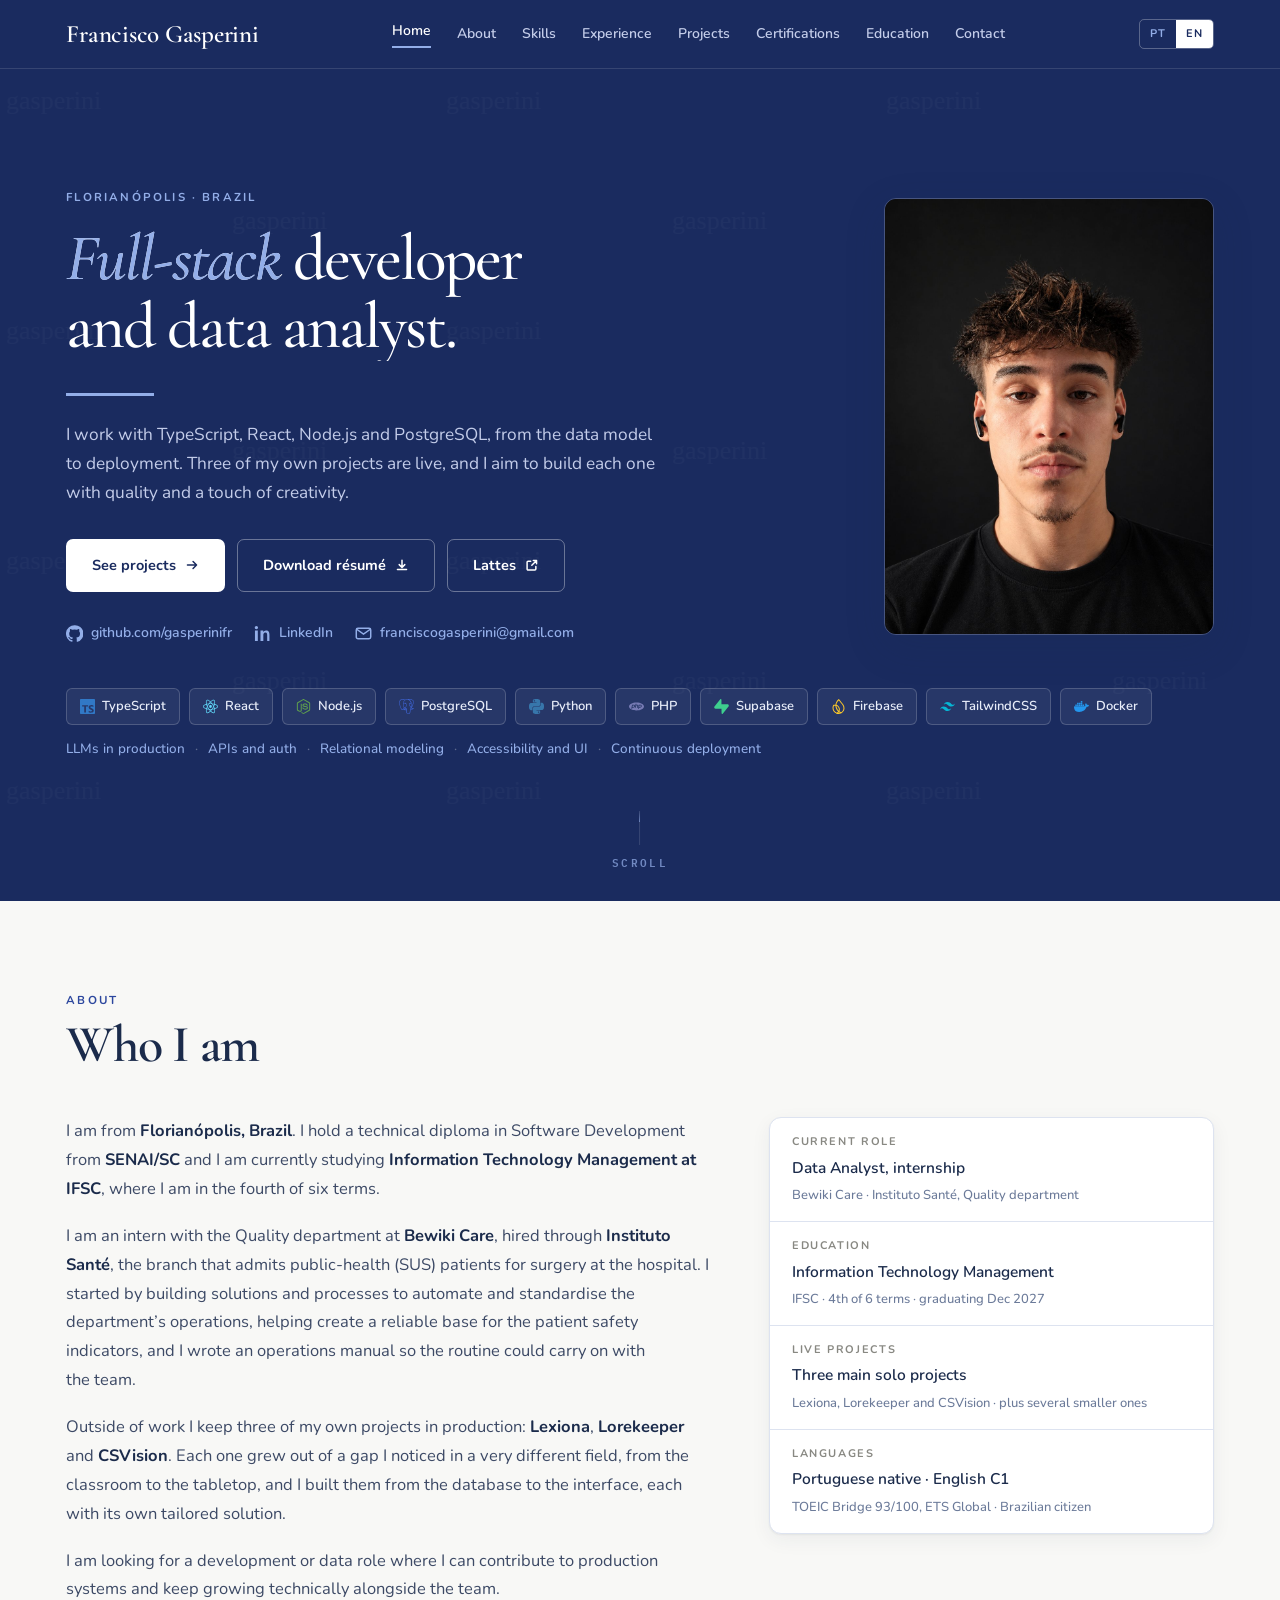
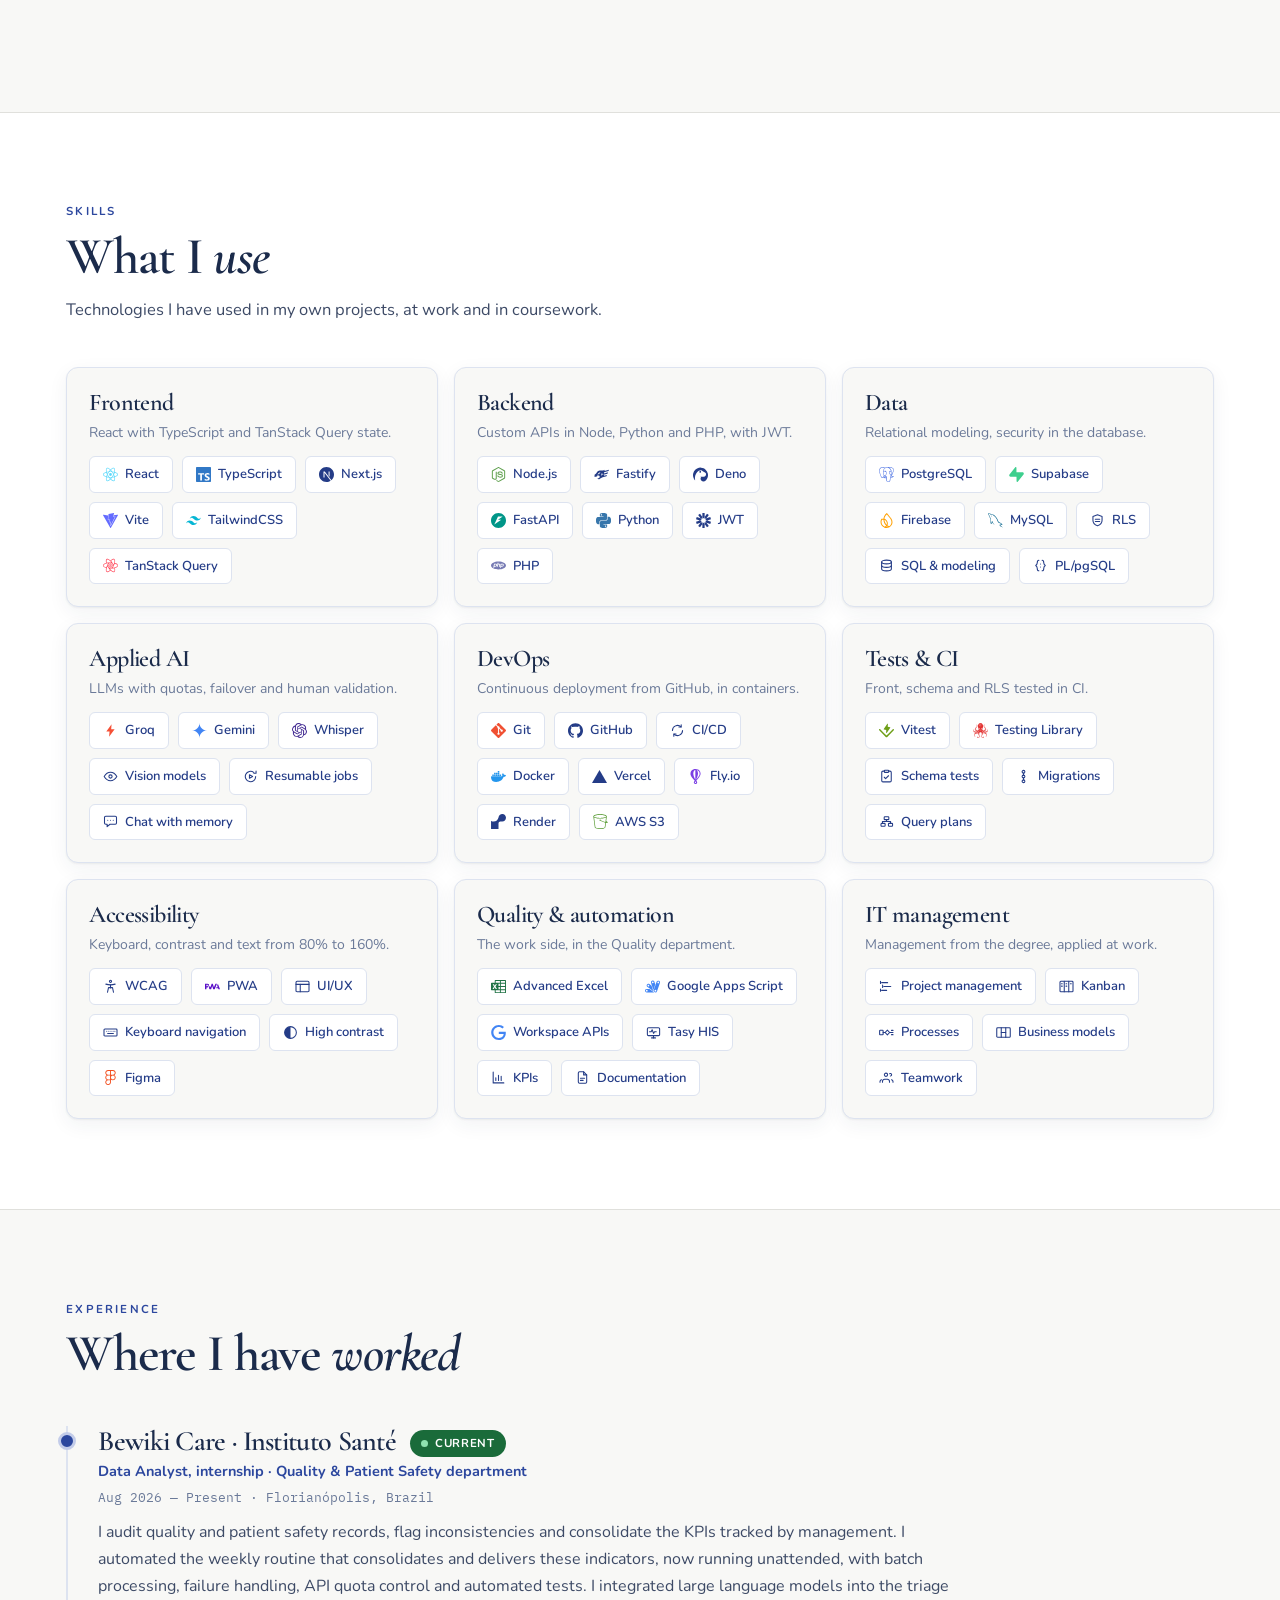
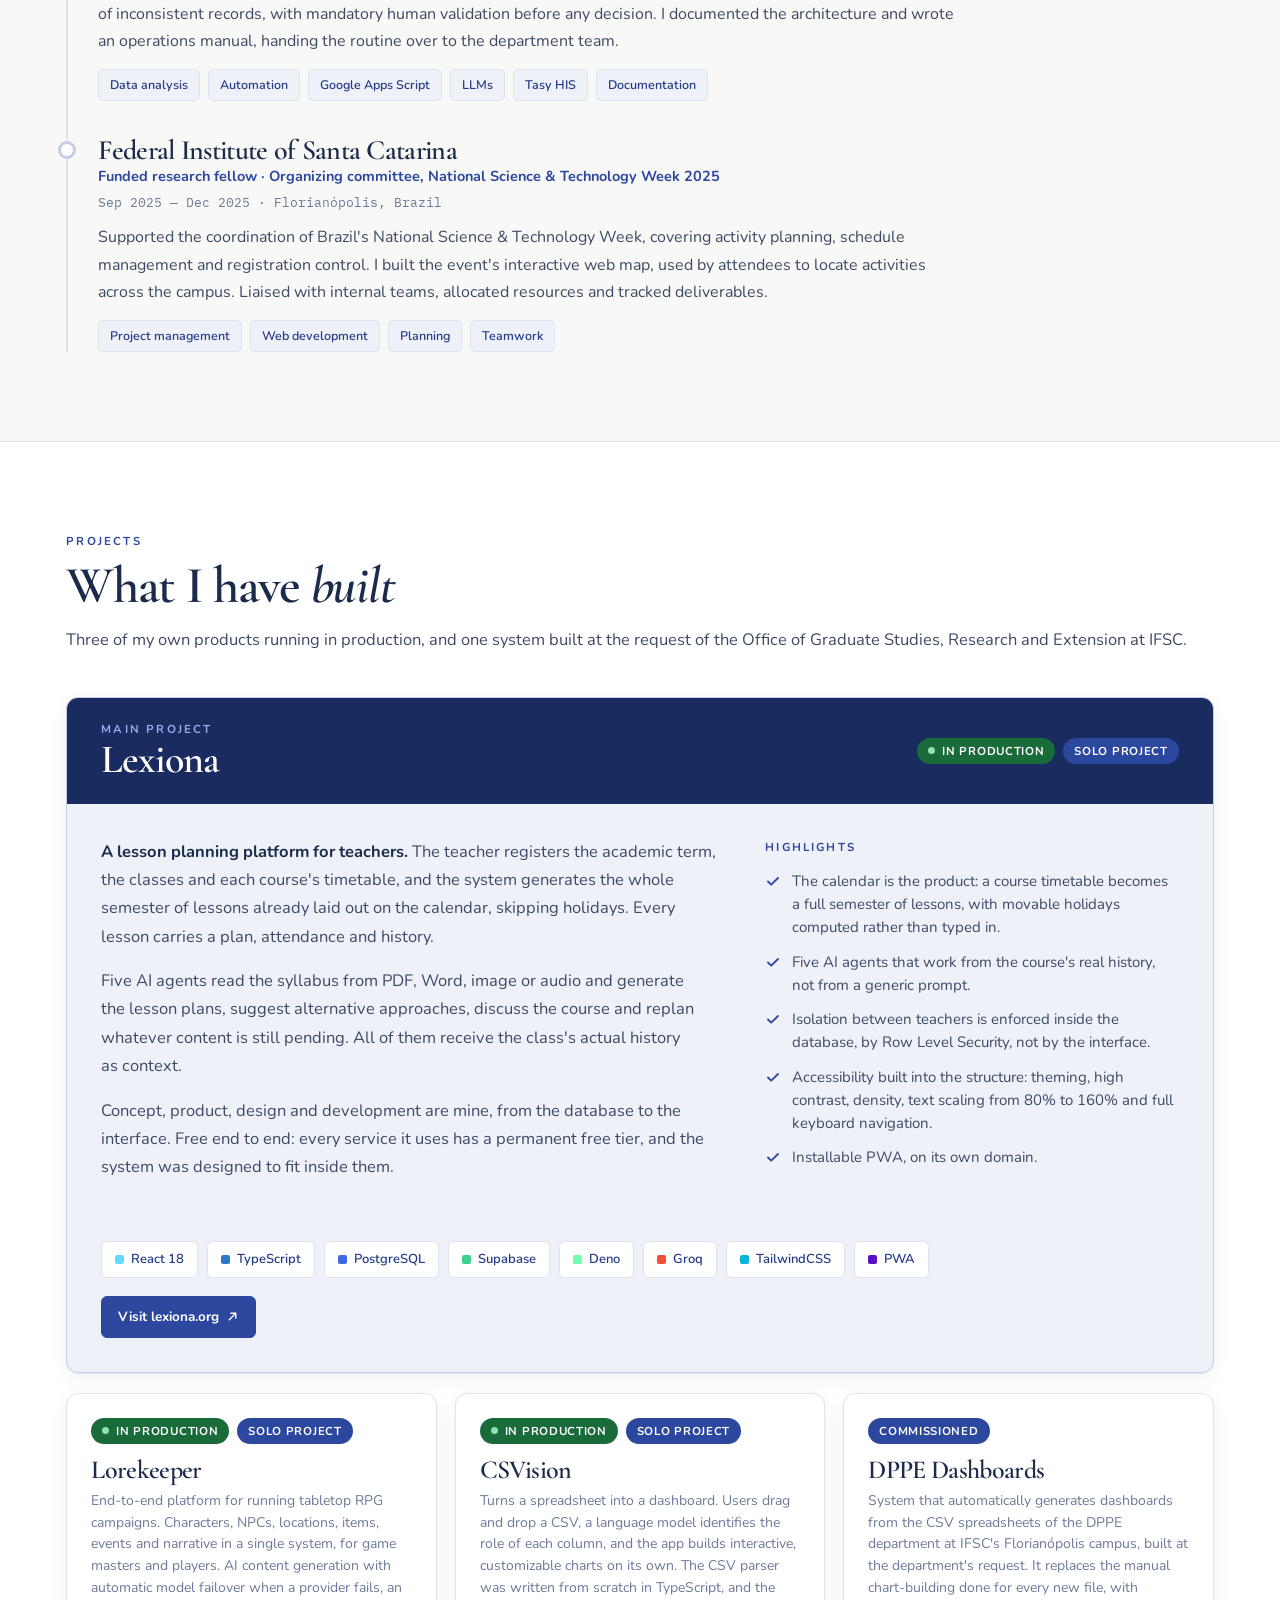
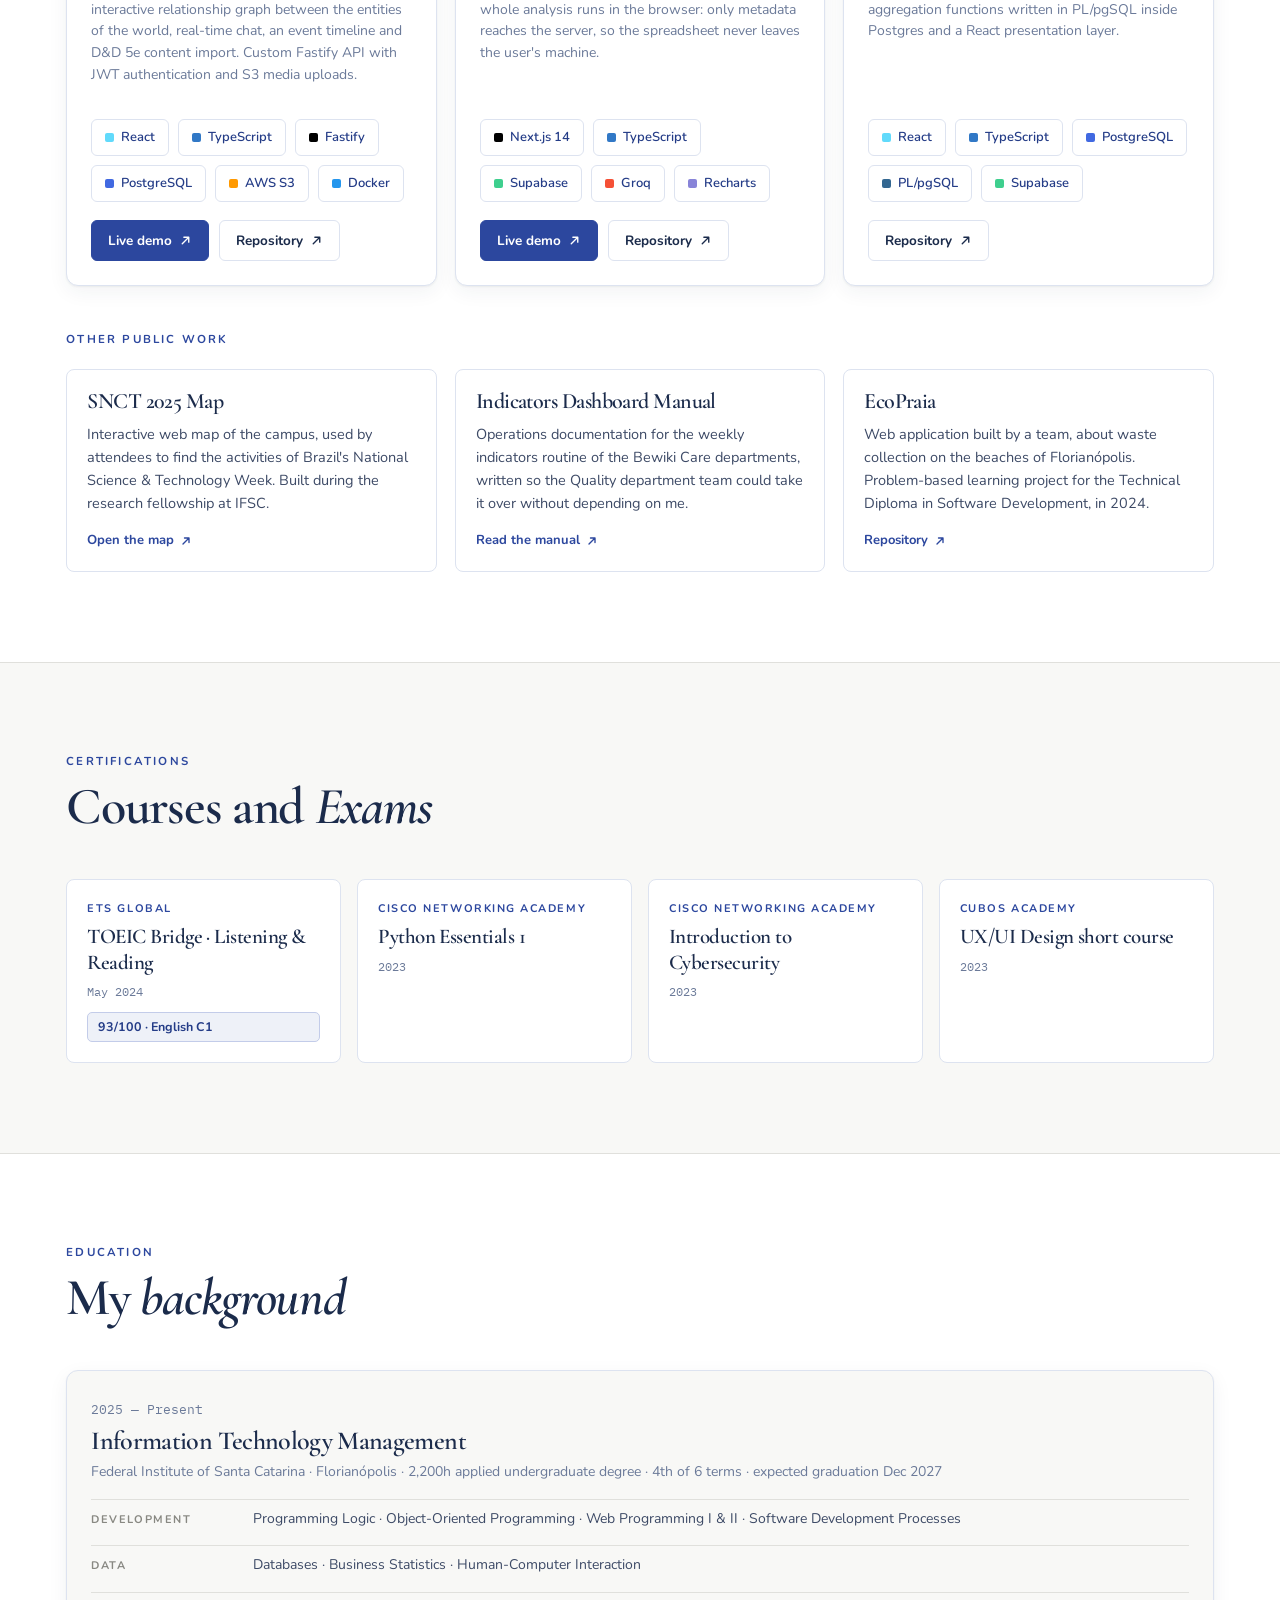
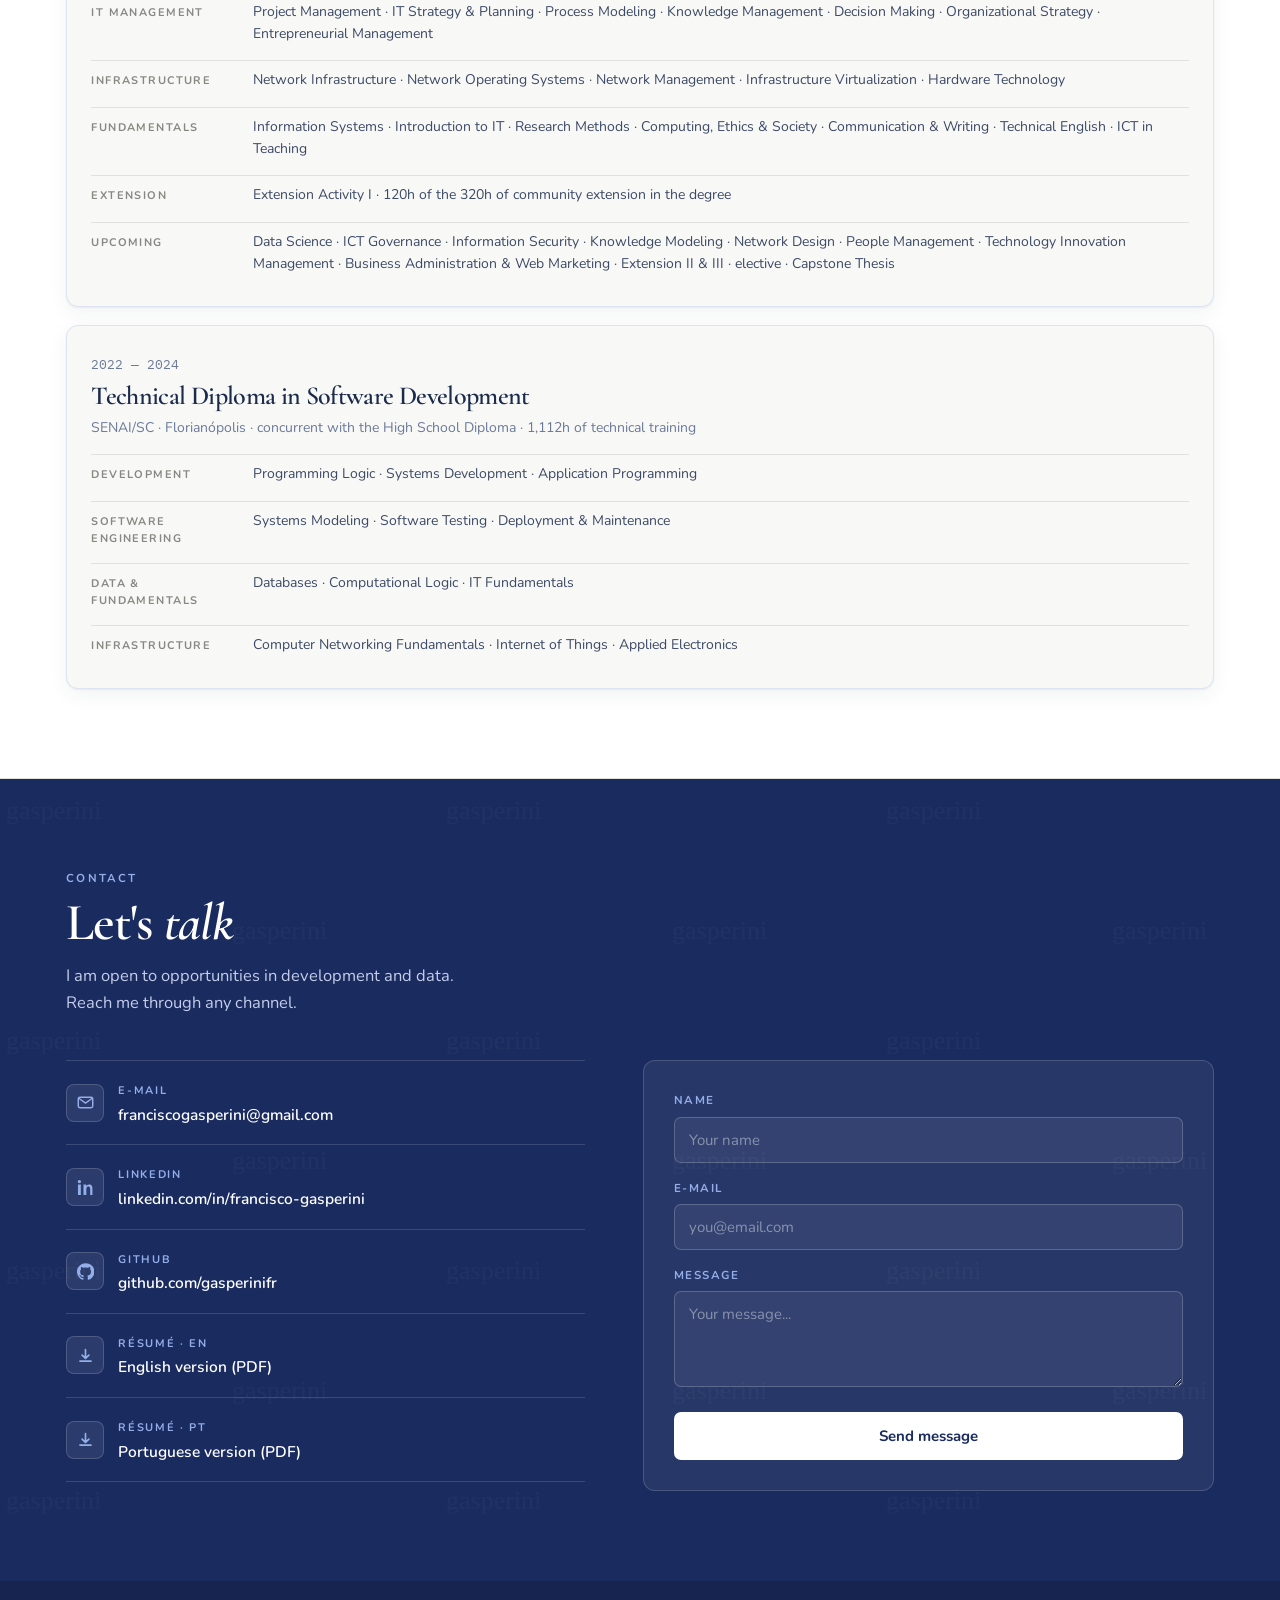
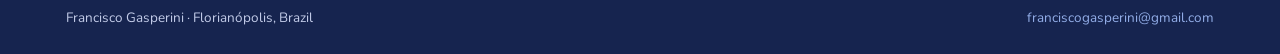
<file: en.html>
<!DOCTYPE html>
<html lang="en">
<head>
<meta charset="UTF-8">
<meta name="viewport" content="width=device-width, initial-scale=1.0">
<title>Francisco Gasperini — Full-stack developer and data analyst</title>
<meta name="description" content="Portfolio of Francisco Gasperini. Full-stack developer and data analyst based in Florianópolis, Brazil. TypeScript, React, Node.js and PostgreSQL, from the data model to deployment.">
<meta property="og:title" content="Francisco Gasperini — Full-stack developer and data analyst">
<meta property="og:description" content="Three of my own projects are live. TypeScript, React, Node.js and PostgreSQL, from the data model to deployment.">
<meta property="og:type" content="website">
<meta property="og:url" content="https://gasperini.dev.br/en.html">
<meta property="og:locale" content="en_US">
<meta name="twitter:card" content="summary_large_image">
<link rel="canonical" href="https://gasperini.dev.br/en.html" />
<link rel="alternate" hreflang="pt-BR" href="./index.html" />
<link rel="alternate" hreflang="en" href="./en.html" />
<link rel="icon" type="image/png" href="./portfolio_tecnico/favicon/favicon-96x96.png" sizes="96x96" />
<link rel="icon" type="image/svg+xml" href="./portfolio_tecnico/favicon/favicon.svg" />
<link rel="shortcut icon" href="./portfolio_tecnico/favicon/favicon.ico" />
<link rel="apple-touch-icon" sizes="180x180" href="./portfolio_tecnico/favicon/apple-touch-icon.png" />
<link rel="manifest" href="./portfolio_tecnico/favicon/site.webmanifest" />
<link rel="preconnect" href="https://fonts.googleapis.com">
<link rel="preconnect" href="https://fonts.gstatic.com" crossorigin>
<link rel="stylesheet" href="https://fonts.googleapis.com/css2?family=Cormorant+Garamond:ital,wght@0,400;0,500;0,600;0,700;1,400;1,500;1,600&family=IBM+Plex+Mono:wght@400;500&family=Nunito:wght@400;500;600;700;900&display=swap">
<style>
:root{
  --navy:#1A2B5F; --navy-2:#16244F; --navy-3:#1B2B4B;
  --azul:#2C479E; --azul-forte:#243C87;
  --azul-300:#93AEE8; --azul-200:#C3CCE9; --azul-100:#E8EDF9; --azul-50:#EEF1F8;
  --papel:#F8F8F6; --papel-2:#F0F0EE; --branco:#FFFFFF;
  --linha:#E0E0DC; --linha-azul:#DDE3F0;
  --tinta:#1C2333; --texto:#3D4A66; --fraco:#6B7A99; --cinza:#888882;
  --serif:'Cormorant Garamond',Georgia,'Times New Roman',serif;
  --sans:'Nunito','Helvetica Neue',Helvetica,Arial,sans-serif;
  --mono:'IBM Plex Mono',ui-monospace,SFMono-Regular,Menlo,Consolas,monospace;
  --raio:8px; --raio-lg:12px;
  --pad:clamp(20px,4.4vw,60px);
  --maxw:1260px;
  --sombra:0 1px 2px rgb(27 43 75 / 6%), 0 6px 20px rgb(27 43 75 / 6%);
  --sombra-alta:0 12px 40px rgb(27 43 75 / 16%);
}
*{box-sizing:border-box}
html{scroll-behavior:smooth;scroll-padding-top:76px}
body{margin:0;background:var(--papel);color:var(--tinta);font-family:var(--sans);font-size:16px;line-height:1.6;-webkit-font-smoothing:antialiased;text-rendering:optimizeLegibility}
img{max-width:100%;display:block}
a{color:var(--azul);text-decoration:none}
a:hover{color:var(--navy)}
h1,h2,h3,h4{font-family:var(--serif);font-weight:600;letter-spacing:-0.025em;line-height:1.08;margin:0}
p{margin:0}
::selection{background:var(--azul-300);color:var(--navy)}
:focus-visible{outline:2px solid var(--azul);outline-offset:3px;border-radius:3px}

.trama{background-image:url("data:image/svg+xml,%3Csvg xmlns='http://www.w3.org/2000/svg' width='440' height='230'%3E%3Ctext x='6' y='40' font-family='Georgia,serif' font-size='26' fill='%23ffffff' fill-opacity='0.026'%3Egasperini%3C/text%3E%3Ctext x='232' y='160' font-family='Georgia,serif' font-size='26' fill='%23ffffff' fill-opacity='0.026'%3Egasperini%3C/text%3E%3C/svg%3E")}
.wrap{max-width:var(--maxw);margin:0 auto;padding-left:var(--pad);padding-right:var(--pad);width:100%}
.rotulo{font-size:11.5px;font-weight:700;letter-spacing:.19em;text-transform:uppercase;color:var(--azul)}
.rotulo-claro{color:var(--azul-300)}
.secao{padding:clamp(56px,7vw,96px) 0}
.secao-branca{background:var(--branco);border-top:1px solid var(--linha);border-bottom:1px solid var(--linha)}
.cabeca{margin-bottom:clamp(28px,4vw,44px)}
.cabeca h2{font-size:clamp(34px,4.6vw,52px);color:var(--navy-3);margin-top:8px}
.cabeca .sub{font-size:16.5px;color:var(--texto);margin-top:12px;max-width:640px}
/* subtitulo que deve caber numa linha so no desktop; volta a quebrar sozinho
   quando a viewport encolhe. */
.cabeca .sub-larga{max-width:none}
.it{font-style:italic}
.linha-nova{display:block}

.topo{position:sticky;top:0;z-index:60;background:var(--navy);border-bottom:1px solid rgb(255 255 255 / 12%)}
.topo-in{display:flex;align-items:center;justify-content:space-between;gap:20px;height:68px}
.marca{font-family:var(--serif);font-size:25px;font-weight:600;color:#fff;letter-spacing:-0.01em;white-space:nowrap}
.marca:hover{color:#fff}
.menu{display:flex;align-items:center;gap:26px}
.menu a{font-size:14px;font-weight:600;color:var(--azul-200)}
.menu a:hover{color:#fff}
.menu a.on{color:#fff;border-bottom:2px solid var(--azul-300);padding-bottom:3px}
.topo-dir{display:flex;align-items:center;gap:12px}
.lang{display:flex;border:1px solid rgb(255 255 255 / 28%);border-radius:5px;overflow:hidden;font-size:11px;font-weight:700;letter-spacing:.08em}
.lang a{padding:5px 10px;color:var(--azul-300)}
.lang a.on{background:#fff;color:var(--navy)}
.lang a:hover{color:#fff}
.lang a.on:hover{color:var(--navy)}
.menu-btn{display:none;background:none;border:1px solid rgb(255 255 255 / 28%);border-radius:6px;padding:9px 10px;cursor:pointer}
.menu-btn span{display:block;width:18px;height:1.6px;background:#fff;margin:3.5px 0}

.hero{background-color:var(--navy);color:#fff;padding:clamp(52px,7vw,88px) 0 clamp(88px,9vw,110px);position:relative;display:flex;flex-direction:column;justify-content:center;min-height:calc(100vh - 68px);min-height:calc(100svh - 68px)}
.hero-in{display:grid;grid-template-columns:minmax(0,1fr) 330px;gap:clamp(36px,5vw,72px);align-items:center}
.hero h1{font-size:clamp(38px,5.1vw,74px);font-weight:500;letter-spacing:-0.03em;line-height:1.04;margin-top:18px;color:#fff;text-wrap:balance;position:relative;width:fit-content}
.hero h1 .it{color:var(--azul-300);white-space:nowrap}
/* ---------- feixe que atravessa o titulo ---------- */
/* Tudo aqui e background-clip:text: o feixe pinta os proprios glifos e por
   construcao nao vaza do contorno da fonte. Nada e desenhado por cima do fundo.
   O traco mergulha em azul escuro antes do nucleo ciano de proposito: o texto e
   branco, ja no teto de luminancia, entao so o contraste com um azul mais escuro
   faz o nucleo ler como tubo de neon aceso.
   O <h1> e o .it sao caixas diferentes, cada um com seu gradiente; --dx alinha o
   do .it ao do titulo. O JS mede --h1w e --dx no load, no fonts.ready e no
   resize. O trajeto vai de -bw ate h1w: nesses extremos a banda ja esta inteira
   fora do texto, e folga alem disso so gastaria ciclo em espaco vazio. */
.hero h1{--bw:96px;--h1w:640px;--dx:0px}
@supports ((-webkit-background-clip:text) or (background-clip:text)){
  .hero h1,.hero h1 .it{-webkit-background-clip:text;background-clip:text;color:transparent;background-repeat:no-repeat,no-repeat;background-size:var(--bw) 130%,100% 100%;animation:feixe-varre 4.76s cubic-bezier(.4,.05,.35,1) infinite}
  .hero h1{background-image:linear-gradient(96deg,rgb(255 255 255 / 0%) 0,rgb(255 255 255 / 0%) 22%,rgb(224 234 252 / 30%) 33%,rgb(240 246 255 / 78%) 43%,#FFFFFF 50%,rgb(240 246 255 / 78%) 57%,rgb(224 234 252 / 30%) 67%,rgb(255 255 255 / 0%) 78%,rgb(255 255 255 / 0%) 100%),linear-gradient(#fff,#fff);background-position:calc(-1 * var(--bw)) 0,0 0}
  .hero h1 .it{background-image:linear-gradient(96deg,rgb(60 150 255 / 0%) 0,rgb(60 150 255 / 0%) 21%,rgb(52 145 255 / 55%) 31%,#1E8FFF 41%,#5FE2FF 47%,#A5FAFF 50%,#5FE2FF 53%,#1E8FFF 59%,rgb(52 145 255 / 55%) 69%,rgb(60 150 255 / 0%) 79%,rgb(60 150 255 / 0%) 100%),linear-gradient(var(--azul-300),var(--azul-300));background-position:calc(-1 * var(--bw)) 0,0 0}
}
.hero h1 .it{--dx:var(--dxit,0px)}
/* halo do neon: copias do titulo, desfocadas em dois graus e somadas em screen.
   Sao copias do texto, entao o brilho tem a forma das letras e escapa poucos
   pixels do contorno -- nao e uma barra sobre o fundo. Sem a camada de base sob
   a banda, so acende onde o feixe esta passando. */
.hero h1 .brilho{position:absolute;inset:0;z-index:1;pointer-events:none;-webkit-background-clip:text;background-clip:text;color:transparent;background-repeat:no-repeat,no-repeat;background-size:var(--bw) 130%,100% 100%;background-position:calc(-1 * var(--bw)) 0,0 0;mix-blend-mode:screen;background-image:linear-gradient(96deg,rgb(255 255 255 / 0%) 0,rgb(255 255 255 / 0%) 22%,rgb(224 234 252 / 30%) 33%,rgb(240 246 255 / 78%) 43%,#FFFFFF 50%,rgb(240 246 255 / 78%) 57%,rgb(224 234 252 / 30%) 67%,rgb(255 255 255 / 0%) 78%,rgb(255 255 255 / 0%) 100%),linear-gradient(rgb(0 0 0 / 0%),rgb(0 0 0 / 0%));animation:feixe-varre 4.76s cubic-bezier(.4,.05,.35,1) infinite}
.hero h1 .brilho .it{background-image:linear-gradient(96deg,rgb(60 150 255 / 0%) 0,rgb(60 150 255 / 0%) 21%,rgb(52 145 255 / 55%) 31%,#1E8FFF 41%,#5FE2FF 47%,#A5FAFF 50%,#5FE2FF 53%,#1E8FFF 59%,rgb(52 145 255 / 55%) 69%,rgb(60 150 255 / 0%) 79%,rgb(60 150 255 / 0%) 100%),linear-gradient(rgb(0 0 0 / 0%),rgb(0 0 0 / 0%))}
.hero h1 .brilho-a{filter:blur(.055em)}
.hero h1 .brilho-b{filter:blur(.17em);opacity:.7}
@keyframes feixe-varre{
  /* ciclo de 4,76s: ida 2,61s / parada 0,49s / volta 0,73s / repouso 0,93s.
     O silencio percebido e maior que o repouso: fora dele o feixe ainda percorre
     o trecho entre o ponto de estacionamento e a borda do texto, nas duas
     pontas. Somado, da 1,5s sem nada aceso. A volta tem curva propria,
     declarada no quadro em que ela comeca. */
  0%{background-position-x:calc(-1 * var(--bw) - var(--dx)),0px}
  54.8%{background-position-x:calc(var(--h1w) - var(--dx)),0px}
  65.1%{background-position-x:calc(var(--h1w) - var(--dx)),0px;animation-timing-function:cubic-bezier(.55,0,.25,1)}
  80.5%,100%{background-position-x:calc(-1 * var(--bw) - var(--dx)),0px}
}
.estrelas{position:absolute;right:-6px;top:0;width:0;height:0;z-index:3;pointer-events:none}
.estrelas svg{position:absolute;fill:#EDF4FF;opacity:0;transform:scale(.1);transform-origin:50% 50%;filter:drop-shadow(0 0 8px rgb(122 172 255 / 95%));animation:pisca 4.76s ease-out infinite}
.estrelas .e1{width:38px;height:38px;left:-6px;top:0}
.estrelas .e2{width:20px;height:20px;left:26px;top:-16px;animation-delay:.1s}
.estrelas .e3{width:13px;height:13px;left:18px;top:38px;animation-delay:.2s}
@keyframes pisca{
  0%,54%{opacity:0;transform:scale(.1) rotate(-22deg)}
  56.8%{opacity:1;transform:scale(1.14) rotate(0deg)}
  58.8%{opacity:.72;transform:scale(.7) rotate(6deg)}
  60.8%{opacity:1;transform:scale(1.02) rotate(0deg)}
  64.5%{opacity:0;transform:scale(.15) rotate(20deg)}
  100%{opacity:0;transform:scale(.15) rotate(20deg)}
}
.regua{width:88px;height:3px;background:var(--azul-300);margin-top:clamp(22px,3vw,32px)}
.hero p.lead{font-size:clamp(16px,1.35vw,18px);line-height:1.68;color:var(--azul-200);max-width:600px;margin-top:24px;text-wrap:pretty}
.acoes{display:flex;flex-wrap:wrap;gap:12px;margin-top:32px}
.btn{display:inline-flex;align-items:center;gap:9px;padding:14px 25px;border-radius:7px;font-size:14.5px;font-weight:700;border:1.5px solid transparent;cursor:pointer;transition:transform .16s ease,box-shadow .16s ease,background .16s ease}
.btn:hover{transform:translateY(-2px)}
.btn-branco{background:#fff;color:var(--navy)}
.btn-branco:hover{color:var(--navy);box-shadow:var(--sombra-alta)}
.btn-vazado{border-color:rgb(255 255 255 / 35%);color:#fff}
.btn-vazado:hover{color:#fff;background:rgb(255 255 255 / 8%)}
.sociais{display:flex;flex-wrap:wrap;gap:22px;margin-top:30px;font-size:14px;font-weight:600}
.sociais a{display:inline-flex;align-items:center;gap:8px;color:var(--azul-300)}
.sociais a:hover{color:#fff}
.sociais svg{flex:0 0 auto}
.retrato{border-radius:var(--raio-lg);overflow:hidden;border:1px solid rgb(255 255 255 / 20%);box-shadow:var(--sombra-alta)}
.retrato img{width:100%;height:clamp(340px,34vw,440px);object-fit:cover;object-position:50% 26%}
.stack-linha{display:flex;flex-direction:column;align-items:flex-start;gap:13px;padding-top:clamp(28px,4vw,44px)}
.chips{display:flex;flex-wrap:wrap;gap:9px}
.chip{display:inline-flex;align-items:center;gap:7px;padding:7px 13px;border:1px solid var(--linha-azul);background:var(--branco);border-radius:6px;font-size:13px;font-weight:600;color:var(--azul-forte)}
.chip-d{border-color:rgb(255 255 255 / 18%);background:rgb(255 255 255 / 6%);color:var(--azul-100)}
.pt{width:9px;height:9px;border-radius:2px;flex:0 0 auto}
.sprite-ico{position:absolute;width:0;height:0;overflow:hidden}
.chip .ico{width:15px;height:15px;flex:0 0 auto}
.capacidades{display:flex;flex-wrap:wrap;margin:0;font-size:13.5px;font-weight:500;color:var(--azul-300)}
.capacidades span{display:inline-flex;align-items:center}
.capacidades span:not(:last-child)::after{content:"·";margin:0 10px;color:rgb(255 255 255 / 30%)}
.rolar{position:absolute;left:50%;bottom:clamp(20px,2.4vw,30px);transform:translateX(-50%);display:flex;flex-direction:column;align-items:center;gap:9px;color:var(--azul-300);opacity:.72;transition:opacity .4s ease,color .2s ease}
.rolar:hover{color:#fff;opacity:1}
.rolar.sumiu{opacity:0;pointer-events:none}
.rolar-trilho{position:relative;width:1px;height:34px;background:rgb(255 255 255 / 18%);overflow:hidden}
.rolar-cometa{position:absolute;left:0;top:0;width:1px;height:11px;background:linear-gradient(to bottom,transparent,currentColor);animation:desce 2.2s cubic-bezier(.65,0,.35,1) infinite}
.rolar-txt{font-family:var(--mono);font-size:10.5px;font-weight:600;letter-spacing:.22em;text-transform:uppercase}
@keyframes desce{0%{transform:translateY(-11px)}60%,100%{transform:translateY(34px)}}

.sobre-in{display:grid;grid-template-columns:minmax(0,1.45fr) minmax(0,1fr);gap:clamp(32px,4.5vw,64px);align-items:start}
.sobre-txt p{font-size:16.5px;line-height:1.75;color:var(--texto);margin-bottom:18px;text-wrap:pretty}
.sobre-txt strong{color:var(--navy-3);font-weight:700}
.painel{background:var(--branco);border:1px solid var(--linha-azul);border-radius:var(--raio-lg);box-shadow:var(--sombra);overflow:hidden}
.fato{display:grid;grid-template-columns:1fr auto;gap:6px 16px;padding:15px 22px;border-bottom:1px solid var(--linha-azul);align-items:baseline}
.fato:last-child{border-bottom:none}
.fato dt{font-size:11px;font-weight:700;letter-spacing:.15em;text-transform:uppercase;color:var(--cinza);grid-column:1/-1}
.fato dd{margin:0;font-size:15.5px;font-weight:600;color:var(--navy-3);line-height:1.45}
.fato .mini{font-size:13px;font-weight:500;color:var(--fraco);grid-column:1/-1;margin:0}

.grade-skills{display:grid;grid-template-columns:repeat(auto-fit,minmax(300px,1fr));gap:16px}
/* os nove cards de skills sao padronizados em tres filas de chips e uma
   linha de descricao, para a grade caber numa tela. Os cards de projeto
   usam a mesma classe .card e seguem com o espacamento original. */
.grade-skills .card{padding:22px}
.grade-skills .card h3{font-size:24px}
.grade-skills .card .card-sub{margin-bottom:12px}
.card{background:var(--branco);border:1px solid var(--linha-azul);border-radius:var(--raio-lg);padding:24px;box-shadow:var(--sombra);transition:transform .18s ease,box-shadow .18s ease}
.card:hover{transform:translateY(-3px);box-shadow:var(--sombra-alta)}
.card h3{font-size:26px;color:var(--navy-3);margin-bottom:6px}
.card .card-sub{font-size:14px;color:var(--fraco);margin-bottom:16px;line-height:1.55}
.papel-card{background:var(--papel)}

.exp{position:relative;padding-left:30px;border-left:2px solid var(--linha-azul)}
.exp-item{position:relative;padding-bottom:34px}
.exp-item:last-child{padding-bottom:0}
.exp-item::before{content:"";position:absolute;left:-40px;top:6px;width:12px;height:12px;border-radius:50%;background:var(--branco);border:3px solid var(--azul-200)}
.exp-item.atual::before{background:var(--azul);border-color:var(--azul-200)}
.exp-topo{display:flex;flex-wrap:wrap;align-items:baseline;gap:8px 14px}
.exp-item h3{font-size:28px;color:var(--navy-3)}
.exp-cargo{font-size:14.5px;font-weight:700;color:var(--azul)}
.exp-data{font-family:var(--mono);font-size:12.5px;color:var(--fraco);margin-top:4px}
.exp-item p{font-size:16px;line-height:1.7;color:var(--texto);margin-top:12px;max-width:860px;text-wrap:pretty}
.tag{display:inline-block;padding:5px 11px;border-radius:5px;background:var(--azul-50);border:1px solid var(--linha-azul);font-size:12.5px;font-weight:600;color:var(--azul-forte)}
.tags{display:flex;flex-wrap:wrap;gap:8px;margin-top:14px}
.selo{display:inline-flex;align-items:center;gap:7px;padding:4px 11px;border-radius:999px;background:var(--azul);color:#fff;font-size:11.5px;font-weight:700;letter-spacing:.06em;text-transform:uppercase}
.exp-topo .selo{transform:translateY(-3px)}
.selo-vivo{background:#1A6B3A}
.selo-vivo .bolinha{width:7px;height:7px;border-radius:50%;background:#8FE3B0}

.destaque{background:var(--azul-50);border:1px solid var(--azul-200);border-radius:var(--raio-lg);overflow:hidden;box-shadow:var(--sombra)}
.destaque-topo{background:var(--navy);color:#fff;padding:22px clamp(22px,3vw,34px);display:flex;flex-wrap:wrap;align-items:center;justify-content:space-between;gap:14px}
.destaque-topo h3{font-size:clamp(30px,3.4vw,40px);color:#fff}
.destaque-corpo{padding:clamp(24px,3vw,34px);display:grid;grid-template-columns:minmax(0,1.5fr) minmax(0,1fr);gap:clamp(24px,3.4vw,44px)}
.destaque-corpo p{font-size:16.5px;line-height:1.72;color:var(--texto);margin-bottom:16px;text-wrap:pretty}
.lista{list-style:none;margin:0;padding:0;display:flex;flex-direction:column;gap:11px}
.lista li{display:flex;gap:11px;font-size:15px;line-height:1.55;color:var(--texto)}
.lista svg{flex:0 0 auto;margin-top:3px}
.destaque-rodape{grid-column:1/-1}
.grade-proj{display:grid;grid-template-columns:repeat(auto-fit,minmax(320px,1fr));gap:18px;margin-top:20px}
.proj-links{display:flex;flex-wrap:wrap;gap:10px;margin-top:18px}
.grade-proj>.card{display:flex;flex-direction:column}
.grade-proj>.card .chips{margin-top:auto;padding-top:18px}
.link-btn{display:inline-flex;align-items:center;gap:7px;padding:9px 16px;border-radius:6px;font-size:13.5px;font-weight:700;border:1.5px solid var(--linha-azul);background:var(--branco);color:var(--navy-3)}
.link-btn:hover{color:var(--navy);border-color:var(--azul-200);background:var(--azul-50)}
.link-btn.forte{background:var(--azul);border-color:var(--azul);color:#fff}
.link-btn.forte:hover{background:var(--azul-forte);border-color:var(--azul-forte);color:#fff}
.grade-outros{display:grid;grid-template-columns:repeat(auto-fit,minmax(280px,1fr));gap:18px;margin-top:20px}
.outro{background:var(--branco);border:1px solid var(--linha-azul);border-radius:var(--raio);padding:20px;display:flex;flex-direction:column;gap:9px}
.outro h4{font-size:22px;color:var(--navy-3)}
.outro p{font-size:14.5px;line-height:1.6;color:var(--texto)}
.outro a{font-size:13px;font-weight:700;display:inline-flex;align-items:center;gap:6px;margin-top:auto;padding-top:6px}

.grade-certs{display:grid;grid-template-columns:repeat(auto-fit,minmax(250px,1fr));gap:16px}
.cert{background:var(--branco);border:1px solid var(--linha-azul);border-radius:var(--raio);padding:20px;display:flex;flex-direction:column;gap:7px}
.cert .org{font-size:11px;font-weight:700;letter-spacing:.14em;text-transform:uppercase;color:var(--azul)}
.cert h4{font-size:21px;color:var(--navy-3);line-height:1.2}
.cert .quando{font-family:var(--mono);font-size:12px;color:var(--fraco)}
.nota{display:inline-block;margin-top:4px;padding:4px 10px;border-radius:5px;background:var(--azul-50);border:1px solid var(--azul-200);font-size:12.5px;font-weight:700;color:var(--azul-forte)}
.grade-form{display:grid;grid-template-columns:1fr;gap:18px}
.areas{display:flex;flex-direction:column;gap:8px;margin-top:14px}
.area{display:grid;grid-template-columns:150px 1fr;gap:12px;font-size:14px;line-height:1.55;padding:8px 0;border-top:1px solid var(--linha)}
.area b{font-size:11px;font-weight:700;letter-spacing:.13em;text-transform:uppercase;color:var(--cinza);padding-top:3px}
.area span{color:var(--texto)}

.contato{background-color:var(--navy);color:#fff;padding:clamp(56px,7vw,96px) 0}
.contato h2{color:#fff}
.contato .sub{color:var(--azul-200)}
.contato-in{display:grid;grid-template-columns:minmax(0,1fr) minmax(0,1.1fr);gap:clamp(32px,4.5vw,64px);align-items:start}
.canal{display:flex;align-items:center;gap:14px;padding:16px 0;border-bottom:1px solid rgb(255 255 255 / 14%);color:#fff}
.canal:first-of-type{border-top:1px solid rgb(255 255 255 / 14%)}
.canal:hover{color:var(--azul-300)}
.canal-ic{width:38px;height:38px;border-radius:8px;background:rgb(255 255 255 / 8%);border:1px solid rgb(255 255 255 / 16%);display:grid;place-items:center;flex:0 0 auto}
.canal-t{font-size:11px;font-weight:700;letter-spacing:.15em;text-transform:uppercase;color:var(--azul-300)}
.canal-v{font-size:15.5px;font-weight:600}
.form{background:rgb(255 255 255 / 6%);border:1px solid rgb(255 255 255 / 16%);border-radius:var(--raio-lg);padding:clamp(22px,3vw,30px)}
.campo{margin-bottom:16px}
.campo label{display:block;font-size:11.5px;font-weight:700;letter-spacing:.13em;text-transform:uppercase;color:var(--azul-300);margin-bottom:7px}
.campo input,.campo textarea{width:100%;padding:12px 14px;border-radius:7px;border:1px solid rgb(255 255 255 / 20%);background:rgb(255 255 255 / 6%);color:#fff;font-family:var(--sans);font-size:15px;transition:border-color .15s ease,background .15s ease}
.campo input::placeholder,.campo textarea::placeholder{color:rgb(255 255 255 / 42%)}
.campo input:focus,.campo textarea:focus{outline:none;border-color:var(--azul-300);background:rgb(255 255 255 / 10%)}
.campo textarea{min-height:96px;resize:vertical}
.form-btn{width:100%;padding:14px;border-radius:7px;border:none;background:#fff;color:var(--navy);font-family:var(--sans);font-size:15px;font-weight:700;cursor:pointer;transition:opacity .15s ease}
.form-btn:hover{opacity:.9}
.form-btn:disabled{cursor:default;opacity:.75}

.rodape{background:var(--navy-2);color:var(--azul-200);padding:26px 0;font-size:13.5px}
.rodape-in{display:flex;flex-wrap:wrap;align-items:center;justify-content:space-between;gap:12px}

.rv{opacity:0;transform:translateY(18px);transition:opacity .55s ease,transform .55s ease}
.rv.on{opacity:1;transform:none}
@media (prefers-reduced-motion:reduce){
  html{scroll-behavior:auto}
  .rv{opacity:1;transform:none;transition:none}
  .btn:hover,.card:hover{transform:none}
  .rolar-cometa{animation:none;top:12px;height:10px;background:currentColor}
  .hero h1,.hero h1 .it{animation:none;background-position:-9999px 0,0 0}
  .estrelas,.hero h1 .brilho{display:none}
}

@media (max-width:1000px){
  .hero-in,.sobre-in,.destaque-corpo,.contato-in{grid-template-columns:minmax(0,1fr)}
  .retrato{max-width:320px}
  .menu{position:fixed;inset:68px 0 auto 0;background:var(--navy);flex-direction:column;align-items:stretch;gap:0;padding:8px var(--pad) 18px;border-bottom:1px solid rgb(255 255 255 / 12%);display:none}
  .menu.aberto{display:flex}
  .menu a{padding:13px 0;border-bottom:1px solid rgb(255 255 255 / 10%);font-size:15.5px}
  .menu a.on{border-bottom:1px solid rgb(255 255 255 / 10%);padding-bottom:13px}
  .menu-btn{display:block}
  .rolar{display:none}
}
@media (max-width:560px){
  .area{grid-template-columns:minmax(0,1fr);gap:2px}
  .exp{padding-left:22px}
  .exp-item::before{left:-32px}
  .marca{font-size:21px}
}
</style>
</head>
<body>
<svg class="sprite-ico" aria-hidden="true" focusable="false" xmlns="http://www.w3.org/2000/svg"><defs>
<symbol id="i-appsscript" viewBox="0 0 24 24"><path fill="#4285F4" d="M12.363 2.54a3.136 3.136 0 0 0-.376.022 2.864 2.864 0 0 0-1.589.828c-.562.58-.82 1.115-.773 1.943-.01.264.193 1.023.272 1.274 1.115 3.546 2.09 6.75 3.26 10.279.08.246.168.486.267.72.02.047.035.046.048-.004.077-.297.174-.612.29-.945.894-2.576 1.772-5.14 2.633-7.696a.345.345 0 0 0 .004-.217 163.054 163.054 0 0 0-1.49-4.572 2.603 2.603 0 0 0-.704-.933c-.55-.46-1.166-.694-1.842-.7Zm9.078.117a2.734 2.734 0 0 0-2.878 1.828l-4.576 13.289a2.734 2.734 0 0 0 1.695 3.475l.12.04a2.734 2.734 0 0 0 3.475-1.694L23.85 6.307a2.734 2.734 0 0 0-1.695-3.476c-.233-.1-.506-.124-.716-.174ZM12.375 3.96a1.396 1.396 0 1 1 0 2.791 1.395 1.395 0 0 1 0-2.79zm8.809.07a1.402 1.402 0 1 1 0 2.803 1.402 1.402 0 0 1 0-2.803zM5.419 7.605a2.853 2.853 0 0 0-.468.052 2.683 2.683 0 0 0-1.337.627 2.62 2.62 0 0 0-.924 1.833 3.808 3.808 0 0 0 0 .648 2.52 2.52 0 0 0 .673 1.52c.221.238.465.454.732.648 3.043 2.21 6.08 4.43 9.108 6.664a.78.78 0 0 0 .158.089c.03-.043.032-.098.007-.167a17.409 17.409 0 0 0-.317-1.066 532.752 532.752 0 0 1-2.02-6.251 41.91 41.91 0 0 0-.497-1.477c-.967-.849-2.078-1.6-3.023-2.302A3.848 3.848 0 0 0 6.153 7.7a2.388 2.388 0 0 0-.734-.094Zm.02 1.424a1.398 1.398 0 1 1 0 2.796 1.398 1.398 0 0 1 0-2.796zm-2.458 6.792c-.733-.006-1.375.202-1.927.622a2.72 2.72 0 0 0-.95 1.45 2.78 2.78 0 0 0-.09 1.04 2.74 2.74 0 0 0 .695 1.583c.664.578 1.26.85 2 .945 1.42-.005 2.84-.012 4.262-.02h.418c2.277-.003 4.513-.002 6.706.003.148.005.28.003.392-.01.06-.005.091-.031.092-.077a10.656 10.656 0 0 0-.834-.653 488.746 488.746 0 0 1-6.57-4.815.236.236 0 0 0-.14-.047c-1.34-.003-2.691-.01-4.054-.02zm-.19 1.418a1.402 1.402 0 1 1 0 2.803 1.402 1.402 0 0 1 0-2.803zm13.874.002a1.4 1.4 0 1 1 0 2.8 1.4 1.4 0 0 1 0-2.8z"/></symbol>
<symbol id="i-deno" viewBox="0 0 24 24"><path fill="currentColor" d="M1.105 18.02A11.9 11.9 0 0 1 0 12.985q0-.698.078-1.376a12 12 0 0 1 .231-1.34A12 12 0 0 1 4.025 4.02a12 12 0 0 1 5.46-2.771 12 12 0 0 1 3.428-.23c1.452.112 2.825.477 4.077 1.05a12 12 0 0 1 2.78 1.774 12.02 12.02 0 0 1 4.053 7.078A12 12 0 0 1 24 12.985q0 .454-.036.914a12 12 0 0 1-.728 3.305 12 12 0 0 1-2.38 3.875c-1.33 1.357-3.02 1.962-4.43 1.936a4.4 4.4 0 0 1-2.724-1.024c-.99-.853-1.391-1.83-1.53-2.919a5 5 0 0 1 .128-1.518c.105-.38.37-1.116.76-1.437-.455-.197-1.04-.624-1.226-.829-.045-.05-.04-.13 0-.183a.155.155 0 0 1 .177-.053c.392.134.869.267 1.372.35.66.111 1.484.25 2.317.292 2.03.1 4.153-.813 4.812-2.627s.403-3.609-1.96-4.685-3.454-2.356-5.363-3.128c-1.247-.505-2.636-.205-4.06.582-3.838 2.121-7.277 8.822-5.69 15.032a.191.191 0 0 1-.315.19 12 12 0 0 1-1.25-1.634 12 12 0 0 1-.769-1.404M11.57 6.087c.649-.051 1.214.501 1.31 1.236.13.979-.228 1.99-1.41 2.013-1.01.02-1.315-.997-1.248-1.614.066-.616.574-1.575 1.35-1.635"/></symbol>
<symbol id="i-docker" viewBox="0 0 24 24"><path fill="#2496ED" d="M13.983 11.078h2.119a.186.186 0 00.186-.185V9.006a.186.186 0 00-.186-.186h-2.119a.185.185 0 00-.185.185v1.888c0 .102.083.185.185.185m-2.954-5.43h2.118a.186.186 0 00.186-.186V3.574a.186.186 0 00-.186-.185h-2.118a.185.185 0 00-.185.185v1.888c0 .102.082.185.185.185m0 2.716h2.118a.187.187 0 00.186-.186V6.29a.186.186 0 00-.186-.185h-2.118a.185.185 0 00-.185.185v1.887c0 .102.082.185.185.186m-2.93 0h2.12a.186.186 0 00.184-.186V6.29a.185.185 0 00-.185-.185H8.1a.185.185 0 00-.185.185v1.887c0 .102.083.185.185.186m-2.964 0h2.119a.186.186 0 00.185-.186V6.29a.185.185 0 00-.185-.185H5.136a.186.186 0 00-.186.185v1.887c0 .102.084.185.186.186m5.893 2.715h2.118a.186.186 0 00.186-.185V9.006a.186.186 0 00-.186-.186h-2.118a.185.185 0 00-.185.185v1.888c0 .102.082.185.185.185m-2.93 0h2.12a.185.185 0 00.184-.185V9.006a.185.185 0 00-.184-.186h-2.12a.185.185 0 00-.184.185v1.888c0 .102.083.185.185.185m-2.964 0h2.119a.185.185 0 00.185-.185V9.006a.185.185 0 00-.184-.186h-2.12a.186.186 0 00-.186.186v1.887c0 .102.084.185.186.185m-2.92 0h2.12a.185.185 0 00.184-.185V9.006a.185.185 0 00-.184-.186h-2.12a.185.185 0 00-.184.185v1.888c0 .102.082.185.185.185M23.763 9.89c-.065-.051-.672-.51-1.954-.51-.338.001-.676.03-1.01.087-.248-1.7-1.653-2.53-1.716-2.566l-.344-.199-.226.327c-.284.438-.49.922-.612 1.43-.23.97-.09 1.882.403 2.661-.595.332-1.55.413-1.744.42H.751a.751.751 0 00-.75.748 11.376 11.376 0 00.692 4.062c.545 1.428 1.355 2.48 2.41 3.124 1.18.723 3.1 1.137 5.275 1.137.983.003 1.963-.086 2.93-.266a12.248 12.248 0 003.823-1.389c.98-.567 1.86-1.288 2.61-2.136 1.252-1.418 1.998-2.997 2.553-4.4h.221c1.372 0 2.215-.549 2.68-1.009.309-.293.55-.65.707-1.046l.098-.288Z"/></symbol>
<symbol id="i-excel" viewBox="0 0 24 24"><path fill="#217346" d="M23 1.5q.41 0 .7.3.3.29.3.7v19q0 .41-.3.7-.29.3-.7.3H7q-.41 0-.7-.3-.3-.29-.3-.7V18H1q-.41 0-.7-.3-.3-.29-.3-.7V7q0-.41.3-.7Q.58 6 1 6h5V2.5q0-.41.3-.7.29-.3.7-.3zM6 13.28l1.42 2.66h2.14l-2.38-3.87 2.34-3.8H7.46l-1.3 2.4-.05.08-.04.09-.64-1.28-.66-1.29H2.59l2.27 3.82-2.48 3.85h2.16zM14.25 21v-3H7.5v3zm0-4.5v-3.75H12v3.75zm0-5.25V7.5H12v3.75zm0-5.25V3H7.5v3zm8.25 15v-3h-6.75v3zm0-4.5v-3.75h-6.75v3.75zm0-5.25V7.5h-6.75v3.75zm0-5.25V3h-6.75v3Z"/></symbol>
<symbol id="i-fastapi" viewBox="0 0 24 24"><path fill="#009688" d="M12 .0387C5.3729.0384.0003 5.3931 0 11.9988c-.001 6.6066 5.372 11.9628 12 11.9625 6.628.0003 12.001-5.3559 12-11.9625-.0003-6.6057-5.3729-11.9604-12-11.96m-.829 5.4153h7.55l-7.5805 5.3284h5.1828L5.279 18.5436q2.9466-6.5444 5.892-13.0896"/></symbol>
<symbol id="i-fastify" viewBox="0 0 24 24"><path fill="currentColor" d="M23.245 6.49L24 4.533l-.031-.121-7.473 1.967c.797-1.153.523-2.078.523-2.078s-2.387 1.524-4.193 1.485c-1.804-.04-2.387-.52-5.155.362-2.768.882-3.551 3.59-4.351 4.173-.804.583-3.32 2.477-3.32 2.477l.006.034 2.27-.724s-.622.585-1.945 2.37l-.062-.057.002.011s1.064 1.626 2.107 1.324a2.14 2.14 0 0 0 .353-.147c.419.234.967.463 1.572.525 0 0-.41-.475-.752-1.017l.238-.154.865.318-.096-.812c.003-.003.006-.003.008-.006l.849.311-.105-.738a5.65 5.65 0 0 1 .322-.158l.885-3.345 3.662-2.497-.291.733c-.741 1.826-2.135 2.256-2.135 2.256l-.582.22c-.433.512-.614.637-.764 2.353.348-.088.682-.107.984-.028 1.564.421 2.107 2.307 1.685 2.827-.104.13-.356.354-.673.617H7.77l-.008.514-.065.051h-.645l-.009.504-.17.127c-.607.011-1.373-.518-1.373-.518 0 .481.401 1.225.401 1.225l.07-.034-.061.045s1.625 1.083 2.646.681c.91-.356 3.263-2.213 5.296-3.093l6.15-1.62.811-2.1-4.688 1.235v-1.889l5.5-1.448.811-2.1-6.31 1.662V8.367zm-11.163 4l1.459-.384.02.074-.455 1.179-1.513.398zm.503 2.526l-1.512.398.489-1.266 1.459-.385.02.074zm1.971-.424l-1.513.398.49-1.266 1.459-.385.02.073Z"/></symbol>
<symbol id="i-firebase" viewBox="0 0 24 24"><path fill="#FFA000" d="M19.455 8.369c-.538-.748-1.778-2.285-3.681-4.569-.826-.991-1.535-1.832-1.884-2.245a146 146 0 0 0-.488-.576l-.207-.245-.113-.133-.022-.032-.01-.005L12.57 0l-.609.488c-1.555 1.246-2.828 2.851-3.681 4.64-.523 1.064-.864 2.105-1.043 3.176-.047.241-.088.489-.121.738-.209-.017-.421-.028-.632-.033-.018-.001-.035-.002-.059-.003a7.46 7.46 0 0 0-2.28.274l-.317.089-.163.286c-.765 1.342-1.198 2.869-1.252 4.416-.07 2.01.477 3.954 1.583 5.625 1.082 1.633 2.61 2.882 4.42 3.611l.236.095.071.025.003-.001a9.59 9.59 0 0 0 2.941.568q.171.006.342.006c1.273 0 2.513-.249 3.69-.742l.008.004.313-.145a9.63 9.63 0 0 0 3.927-3.335c1.01-1.49 1.577-3.234 1.641-5.042.075-2.161-.643-4.304-2.133-6.371m-7.083 6.695c.328 1.244.264 2.44-.191 3.558-1.135-1.12-1.967-2.352-2.475-3.665-.543-1.404-.87-2.74-.974-3.975.48.157.922.366 1.315.622 1.132.737 1.914 1.902 2.325 3.461zm.207 6.022c.482.368.99.712 1.513 1.028-.771.21-1.565.302-2.369.273a8 8 0 0 1-.373-.022c.458-.394.869-.823 1.228-1.279zm1.347-6.431c-.516-1.957-1.527-3.437-3.002-4.398-.647-.421-1.385-.741-2.194-.95.011-.134.026-.268.043-.4.014-.113.03-.216.046-.313.133-.689.332-1.37.589-2.025.099-.25.206-.499.321-.74l.004-.008c.177-.358.376-.719.61-1.105l.092-.152-.003-.001c.544-.851 1.197-1.627 1.942-2.311l.288.341c.672.796 1.304 1.548 1.878 2.237 1.291 1.549 2.966 3.583 3.612 4.48 1.277 1.771 1.893 3.579 1.83 5.375-.049 1.395-.461 2.755-1.195 3.933-.694 1.116-1.661 2.05-2.8 2.708-.636-.318-1.559-.839-2.539-1.599.79-1.575.952-3.28.479-5.072zm-2.575 5.397c-.725.939-1.587 1.55-2.09 1.856-.081-.029-.163-.06-.243-.093l-.065-.026c-1.49-.616-2.747-1.656-3.635-3.01-.907-1.384-1.356-2.993-1.298-4.653.041-1.19.338-2.327.882-3.379.316-.07.638-.114.96-.131l.084-.002c.162-.003.324-.003.478 0 .227.011.454.035.677.07.073 1.513.445 3.145 1.105 4.852.637 1.644 1.694 3.162 3.144 4.515z"/></symbol>
<symbol id="i-fly" viewBox="0 0 24 24"><path fill="#7B3FE4" d="M11.987 0c-2.45-.01-5.002.925-6.541 2.897-1.17 1.502-1.664 3.474-1.49 5.356.29 2.112 1.476 3.96 2.676 5.672a41.5 41.5 0 0 0 4.216 4.831c-1.063.832-1.943 2.286-1.357 3.644.821 2.32 4.665 2.05 5.122-.372.39-1.288-.694-2.533-1.428-3.309 2.388-2.431 4.706-5.036 6.17-8.145.595-1.32.902-2.802.614-4.24-.28-2.341-1.823-4.473-3.967-5.46C14.76.266 13.364.016 11.987 0m-.236 1.577v15.534C9.881 13.483 7.724 9.266 8.73 5.069c.35-1.539 1.253-3.309 3.02-3.492m1.996.04c1.534.357 3.031 1.096 3.906 2.48 1.3 1.93 1.318 4.55.1 6.521-1.268 2.395-3.06 4.463-4.916 6.415 1.472-2.974 3.074-6.106 3.182-9.5-.043-2.08-.438-4.612-2.272-5.916M11.97 20.103c.848.342 1.597 1.983.153 2.173-.664.15-1.367-.599-.995-1.222.213-.355.488-.73.842-.95"/></symbol>
<symbol id="i-gemini" viewBox="0 0 24 24"><path fill="#4285F4" d="M11.04 19.32Q12 21.51 12 24q0-2.49.93-4.68.96-2.19 2.58-3.81t3.81-2.55Q21.51 12 24 12q-2.49 0-4.68-.93a12.3 12.3 0 0 1-3.81-2.58 12.3 12.3 0 0 1-2.58-3.81Q12 2.49 12 0q0 2.49-.96 4.68-.93 2.19-2.55 3.81a12.3 12.3 0 0 1-3.81 2.58Q2.49 12 0 12q2.49 0 4.68.96 2.19.93 3.81 2.55t2.55 3.81"/></symbol>
<symbol id="i-git" viewBox="0 0 24 24"><path fill="#F05032" d="M23.546 10.93L13.067.452c-.604-.603-1.582-.603-2.188 0L8.708 2.627l2.76 2.76c.645-.215 1.379-.07 1.889.441.516.515.658 1.258.438 1.9l2.658 2.66c.645-.223 1.387-.078 1.9.435.721.72.721 1.884 0 2.604-.719.719-1.881.719-2.6 0-.539-.541-.674-1.337-.404-1.996L12.86 8.955v6.525c.176.086.342.203.488.348.713.721.713 1.883 0 2.6-.719.721-1.889.721-2.609 0-.719-.719-.719-1.879 0-2.598.182-.18.387-.316.605-.406V8.835c-.217-.091-.424-.222-.6-.401-.545-.545-.676-1.342-.396-2.009L7.636 3.7.45 10.881c-.6.605-.6 1.584 0 2.189l10.48 10.477c.604.604 1.582.604 2.186 0l10.43-10.43c.605-.603.605-1.582 0-2.187"/></symbol>
<symbol id="i-groq" viewBox="0 0 24 24"><path fill="#F55036" d="M13.7 2 5.3 13.6h5.2L9.7 22l8.9-12h-5.5L13.7 2Z"/></symbol>
<symbol id="i-jwt" viewBox="0 0 24 24"><path fill="currentColor" d="M10.2 0v6.456L12 8.928l1.8-2.472V0zm3.6 6.456v3.072l2.904-.96L20.52 3.36l-2.928-2.136zm2.904 2.112l-1.8 2.496 2.928.936 6.144-1.992-1.128-3.432zM17.832 12l-2.928.936 1.8 2.496 6.144 1.992 1.128-3.432zm-1.128 3.432l-2.904-.96v3.072l3.792 5.232 2.928-2.136zM13.8 17.544L12 15.072l-1.8 2.472V24h3.6zm-3.6 0v-3.072l-2.904.96L3.48 20.64l2.928 2.136zm-2.904-2.112l1.8-2.496L6.168 12 .024 13.992l1.128 3.432zM6.168 12l2.928-.936-1.8-2.496-6.144-1.992-1.128 3.432zm1.128-3.432l2.904.96V6.456L6.408 1.224 3.48 3.36Z"/></symbol>
<symbol id="i-mysql" viewBox="0 0 128 128"><path fill="#00618A" d="M117.688 98.242c-6.973-.191-12.297.461-16.852 2.379-1.293.547-3.355.559-3.566 2.18.711.746.82 1.859 1.387 2.777 1.086 1.754 2.922 4.113 4.559 5.352 1.789 1.348 3.633 2.793 5.551 3.961 3.414 2.082 7.223 3.27 10.504 5.352 1.938 1.23 3.859 2.777 5.75 4.164.934.684 1.563 1.75 2.773 2.18v-.195c-.637-.812-.801-1.93-1.387-2.777l-2.578-2.578c-2.52-3.344-5.719-6.281-9.117-8.719-2.711-1.949-8.781-4.578-9.91-7.73l-.199-.199c1.922-.219 4.172-.914 5.949-1.391 2.98-.797 5.645-.59 8.719-1.387l4.164-1.187v-.793c-1.555-1.594-2.664-3.707-4.359-5.152-4.441-3.781-9.285-7.555-14.273-10.703-2.766-1.746-6.184-2.883-9.117-4.363-.988-.496-2.719-.758-3.371-1.586-1.539-1.961-2.379-4.449-3.566-6.738-2.488-4.793-4.93-10.023-7.137-15.066-1.504-3.437-2.484-6.828-4.359-9.91-9-14.797-18.687-23.73-33.695-32.508-3.195-1.867-7.039-2.605-11.102-3.57l-6.543-.395c-1.332-.555-2.715-2.184-3.965-2.977C16.977 3.52 4.223-3.312.539 5.672-1.785 11.34 4.016 16.871 6.09 19.746c1.457 2.012 3.32 4.273 4.359 6.539.688 1.492.805 2.984 1.391 4.559 1.438 3.883 2.695 8.109 4.559 11.695.941 1.816 1.98 3.727 3.172 5.352.727.996 1.98 1.438 2.18 2.973-1.227 1.715-1.297 4.375-1.984 6.543-3.098 9.77-1.926 21.91 2.578 29.137 1.383 2.223 4.641 6.98 9.117 5.156 3.918-1.598 3.043-6.539 4.164-10.902.254-.988.098-1.715.594-2.379v.199l3.57 7.133c2.641 4.254 7.324 8.699 11.297 11.699 2.059 1.555 3.68 4.242 6.344 5.152v-.199h-.199c-.516-.805-1.324-1.137-1.98-1.781-1.551-1.523-3.277-3.414-4.559-5.156-3.613-4.902-6.805-10.27-9.711-15.855-1.391-2.668-2.598-5.609-3.77-8.324-.453-1.047-.445-2.633-1.387-3.172-1.281 1.988-3.172 3.598-4.164 5.945-1.582 3.754-1.789 8.336-2.375 13.082-.348.125-.195.039-.398.199-2.762-.668-3.73-3.508-4.758-5.949-2.594-6.164-3.078-16.09-.793-23.191.59-1.836 3.262-7.617 2.18-9.316-.516-1.691-2.219-2.672-3.172-3.965-1.18-1.598-2.355-3.703-3.172-5.551-2.125-4.805-3.113-10.203-5.352-15.062-1.07-2.324-2.875-4.676-4.359-6.738-1.645-2.289-3.484-3.977-4.758-6.742-.453-.984-1.066-2.559-.398-3.566.215-.684.516-.969 1.191-1.191 1.148-.887 4.352.297 5.547.793 3.18 1.32 5.832 2.578 8.527 4.363 1.289.855 2.598 2.512 4.16 2.973h1.785c2.789.641 5.914.195 8.523.988 4.609 1.402 8.738 3.582 12.488 5.949 11.422 7.215 20.766 17.48 27.156 29.734 1.027 1.973 1.473 3.852 2.379 5.945 1.824 4.219 4.125 8.559 5.941 12.688 1.816 4.113 3.582 8.27 6.148 11.695 1.348 1.801 6.551 2.766 8.918 3.766 1.66.699 4.379 1.43 5.949 2.379 3 1.809 5.906 3.965 8.723 5.945 1.402.992 5.73 3.168 5.945 4.957zm-88.605-75.52c-1.453-.027-2.48.156-3.566.395v.199h.195c.695 1.422 1.918 2.34 2.777 3.566l1.98 4.164.199-.195c1.227-.867 1.789-2.25 1.781-4.363-.492-.52-.562-1.164-.992-1.785-.562-.824-1.66-1.289-2.375-1.98zm0 0"/></symbol>
<symbol id="i-nextjs" viewBox="0 0 24 24"><path fill="currentColor" d="M18.665 21.978C16.758 23.255 14.465 24 12 24 5.377 24 0 18.623 0 12S5.377 0 12 0s12 5.377 12 12c0 3.583-1.574 6.801-4.067 9.001L9.219 7.2H7.2v9.596h1.615V9.251l9.85 12.727Zm-3.332-8.533 1.6 2.061V7.2h-1.6v6.245Z"/></symbol>
<symbol id="i-node" viewBox="0 0 24 24"><path fill="#5FA04E" d="M11.998,24c-0.321,0-0.641-0.084-0.922-0.247l-2.936-1.737c-0.438-0.245-0.224-0.332-0.08-0.383 c0.585-0.203,0.703-0.25,1.328-0.604c0.065-0.037,0.151-0.023,0.218,0.017l2.256,1.339c0.082,0.045,0.197,0.045,0.272,0l8.795-5.076 c0.082-0.047,0.134-0.141,0.134-0.238V6.921c0-0.099-0.053-0.192-0.137-0.242l-8.791-5.072c-0.081-0.047-0.189-0.047-0.271,0 L3.075,6.68C2.99,6.729,2.936,6.825,2.936,6.921v10.15c0,0.097,0.054,0.189,0.139,0.235l2.409,1.392 c1.307,0.654,2.108-0.116,2.108-0.89V7.787c0-0.142,0.114-0.253,0.256-0.253h1.115c0.139,0,0.255,0.112,0.255,0.253v10.021 c0,1.745-0.95,2.745-2.604,2.745c-0.508,0-0.909,0-2.026-0.551L2.28,18.675c-0.57-0.329-0.922-0.945-0.922-1.604V6.921 c0-0.659,0.353-1.275,0.922-1.603l8.795-5.082c0.557-0.315,1.296-0.315,1.848,0l8.794,5.082c0.57,0.329,0.924,0.944,0.924,1.603 v10.15c0,0.659-0.354,1.273-0.924,1.604l-8.794,5.078C12.643,23.916,12.324,24,11.998,24z M19.099,13.993 c0-1.9-1.284-2.406-3.987-2.763c-2.731-0.361-3.009-0.548-3.009-1.187c0-0.528,0.235-1.233,2.258-1.233 c1.807,0,2.473,0.389,2.747,1.607c0.024,0.115,0.129,0.199,0.247,0.199h1.141c0.071,0,0.138-0.031,0.186-0.081 c0.048-0.054,0.074-0.123,0.067-0.196c-0.177-2.098-1.571-3.076-4.388-3.076c-2.508,0-4.004,1.058-4.004,2.833 c0,1.925,1.488,2.457,3.895,2.695c2.88,0.282,3.103,0.703,3.103,1.269c0,0.983-0.789,1.402-2.642,1.402 c-2.327,0-2.839-0.584-3.011-1.742c-0.02-0.124-0.126-0.215-0.253-0.215h-1.137c-0.141,0-0.254,0.112-0.254,0.253 c0,1.482,0.806,3.248,4.655,3.248C17.501,17.007,19.099,15.91,19.099,13.993z"/></symbol>
<symbol id="i-php" viewBox="0 0 24 24"><path fill="#777BB4" d="M7.01 10.207h-.944l-.515 2.648h.838c.556 0 .97-.105 1.242-.314.272-.21.455-.559.55-1.049.092-.47.05-.802-.124-.995-.175-.193-.523-.29-1.047-.29zM12 5.688C5.373 5.688 0 8.514 0 12s5.373 6.313 12 6.313S24 15.486 24 12c0-3.486-5.373-6.312-12-6.312zm-3.26 7.451c-.261.25-.575.438-.917.551-.336.108-.765.164-1.285.164H5.357l-.327 1.681H3.652l1.23-6.326h2.65c.797 0 1.378.209 1.744.628.366.418.476 1.002.33 1.752a2.836 2.836 0 0 1-.305.847c-.143.255-.33.49-.561.703zm4.024.715l.543-2.799c.063-.318.039-.536-.068-.651-.107-.116-.336-.174-.687-.174H11.46l-.704 3.625H9.388l1.23-6.327h1.367l-.327 1.682h1.218c.767 0 1.295.134 1.586.401s.378.7.263 1.299l-.572 2.944h-1.389zm7.597-2.265a2.782 2.782 0 0 1-.305.847c-.143.255-.33.49-.561.703a2.44 2.44 0 0 1-.917.551c-.336.108-.765.164-1.286.164h-1.18l-.327 1.682h-1.378l1.23-6.326h2.649c.797 0 1.378.209 1.744.628.366.417.477 1.001.331 1.751zM17.766 10.207h-.943l-.516 2.648h.838c.557 0 .971-.105 1.242-.314.272-.21.455-.559.551-1.049.092-.47.049-.802-.125-.995s-.524-.29-1.047-.29z"/></symbol>
<symbol id="i-postgres" viewBox="0 0 24 24"><path fill="#4169E1" d="M23.5594 14.7228a.5269.5269 0 0 0-.0563-.1191c-.139-.2632-.4768-.3418-1.0074-.2321-1.6533.3411-2.2935.1312-2.5256-.0191 1.342-2.0482 2.445-4.522 3.0411-6.8297.2714-1.0507.7982-3.5237.1222-4.7316a1.5641 1.5641 0 0 0-.1509-.235C21.6931.9086 19.8007.0248 17.5099.0005c-1.4947-.0158-2.7705.3461-3.1161.4794a9.449 9.449 0 0 0-.5159-.0816 8.044 8.044 0 0 0-1.3114-.1278c-1.1822-.0184-2.2038.2642-3.0498.8406-.8573-.3211-4.7888-1.645-7.2219.0788C.9359 2.1526.3086 3.8733.4302 6.3043c.0409.818.5069 3.334 1.2423 5.7436.4598 1.5065.9387 2.7019 1.4334 3.582.553.9942 1.1259 1.5933 1.7143 1.7895.4474.1491 1.1327.1441 1.8581-.7279.8012-.9635 1.5903-1.8258 1.9446-2.2069.4351.2355.9064.3625 1.39.3772a.0569.0569 0 0 0 .0004.0041 11.0312 11.0312 0 0 0-.2472.3054c-.3389.4302-.4094.5197-1.5002.7443-.3102.064-1.1344.2339-1.1464.8115-.0025.1224.0329.2309.0919.3268.2269.4231.9216.6097 1.015.6331 1.3345.3335 2.5044.092 3.3714-.6787-.017 2.231.0775 4.4174.3454 5.0874.2212.5529.7618 1.9045 2.4692 1.9043.2505 0 .5263-.0291.8296-.0941 1.7819-.3821 2.5557-1.1696 2.855-2.9059.1503-.8707.4016-2.8753.5388-4.1012.0169-.0703.0357-.1207.057-.1362.0007-.0005.0697-.0471.4272.0307a.3673.3673 0 0 0 .0443.0068l.2539.0223.0149.001c.8468.0384 1.9114-.1426 2.5312-.4308.6438-.2988 1.8057-1.0323 1.5951-1.6698zM2.371 11.8765c-.7435-2.4358-1.1779-4.8851-1.2123-5.5719-.1086-2.1714.4171-3.6829 1.5623-4.4927 1.8367-1.2986 4.8398-.5408 6.108-.13-.0032.0032-.0066.0061-.0098.0094-2.0238 2.044-1.9758 5.536-1.9708 5.7495-.0002.0823.0066.1989.0162.3593.0348.5873.0996 1.6804-.0735 2.9184-.1609 1.1504.1937 2.2764.9728 3.0892.0806.0841.1648.1631.2518.2374-.3468.3714-1.1004 1.1926-1.9025 2.1576-.5677.6825-.9597.5517-1.0886.5087-.3919-.1307-.813-.5871-1.2381-1.3223-.4796-.839-.9635-2.0317-1.4155-3.5126zm6.0072 5.0871c-.1711-.0428-.3271-.1132-.4322-.1772.0889-.0394.2374-.0902.4833-.1409 1.2833-.2641 1.4815-.4506 1.9143-1.0002.0992-.126.2116-.2687.3673-.4426a.3549.3549 0 0 0 .0737-.1298c.1708-.1513.2724-.1099.4369-.0417.156.0646.3078.26.3695.4752.0291.1016.0619.2945-.0452.4444-.9043 1.2658-2.2216 1.2494-3.1676 1.0128zm2.094-3.988-.0525.141c-.133.3566-.2567.6881-.3334 1.003-.6674-.0021-1.3168-.2872-1.8105-.8024-.6279-.6551-.9131-1.5664-.7825-2.5004.1828-1.3079.1153-2.4468.079-3.0586-.005-.0857-.0095-.1607-.0122-.2199.2957-.2621 1.6659-.9962 2.6429-.7724.4459.1022.7176.4057.8305.928.5846 2.7038.0774 3.8307-.3302 4.7363-.084.1866-.1633.3629-.2311.5454zm7.3637 4.5725c-.0169.1768-.0358.376-.0618.5959l-.146.4383a.3547.3547 0 0 0-.0182.1077c-.0059.4747-.054.6489-.115.8693-.0634.2292-.1353.4891-.1794 1.0575-.11 1.4143-.8782 2.2267-2.4172 2.5565-1.5155.3251-1.7843-.4968-2.0212-1.2217a6.5824 6.5824 0 0 0-.0769-.2266c-.2154-.5858-.1911-1.4119-.1574-2.5551.0165-.5612-.0249-1.9013-.3302-2.6462.0044-.2932.0106-.5909.019-.8918a.3529.3529 0 0 0-.0153-.1126 1.4927 1.4927 0 0 0-.0439-.208c-.1226-.4283-.4213-.7866-.7797-.9351-.1424-.059-.4038-.1672-.7178-.0869.067-.276.1831-.5875.309-.9249l.0529-.142c.0595-.16.134-.3257.213-.5012.4265-.9476 1.0106-2.2453.3766-5.1772-.2374-1.0981-1.0304-1.6343-2.2324-1.5098-.7207.0746-1.3799.3654-1.7088.5321a5.6716 5.6716 0 0 0-.1958.1041c.0918-1.1064.4386-3.1741 1.7357-4.4823a4.0306 4.0306 0 0 1 .3033-.276.3532.3532 0 0 0 .1447-.0644c.7524-.5706 1.6945-.8506 2.802-.8325.4091.0067.8017.0339 1.1742.081 1.939.3544 3.2439 1.4468 4.0359 2.3827.8143.9623 1.2552 1.9315 1.4312 2.4543-1.3232-.1346-2.2234.1268-2.6797.779-.9926 1.4189.543 4.1729 1.2811 5.4964.1353.2426.2522.4522.2889.5413.2403.5825.5515.9713.7787 1.2552.0696.087.1372.1714.1885.245-.4008.1155-1.1208.3825-1.0552 1.717-.0123.1563-.0423.4469-.0834.8148-.0461.2077-.0702.4603-.0994.7662zm.8905-1.6211c-.0405-.8316.2691-.9185.5967-1.0105a2.8566 2.8566 0 0 0 .135-.0406 1.202 1.202 0 0 0 .1342.103c.5703.3765 1.5823.4213 3.0068.1344-.2016.1769-.5189.3994-.9533.6011-.4098.1903-1.0957.333-1.7473.3636-.7197.0336-1.0859-.0807-1.1721-.151zm.5695-9.2712c-.0059.3508-.0542.6692-.1054 1.0017-.055.3576-.112.7274-.1264 1.1762-.0142.4368.0404.8909.0932 1.3301.1066.887.216 1.8003-.2075 2.7014a3.5272 3.5272 0 0 1-.1876-.3856c-.0527-.1276-.1669-.3326-.3251-.6162-.6156-1.1041-2.0574-3.6896-1.3193-4.7446.3795-.5427 1.3408-.5661 2.1781-.463zm.2284 7.0137a12.3762 12.3762 0 0 0-.0853-.1074l-.0355-.0444c.7262-1.1995.5842-2.3862.4578-3.4385-.0519-.4318-.1009-.8396-.0885-1.2226.0129-.4061.0666-.7543.1185-1.0911.0639-.415.1288-.8443.1109-1.3505.0134-.0531.0188-.1158.0118-.1902-.0457-.4855-.5999-1.938-1.7294-3.253-.6076-.7073-1.4896-1.4972-2.6889-2.0395.5251-.1066 1.2328-.2035 2.0244-.1859 2.0515.0456 3.6746.8135 4.8242 2.2824a.908.908 0 0 1 .0667.1002c.7231 1.3556-.2762 6.2751-2.9867 10.5405zm-8.8166-6.1162c-.025.1794-.3089.4225-.6211.4225a.5821.5821 0 0 1-.0809-.0056c-.1873-.026-.3765-.144-.5059-.3156-.0458-.0605-.1203-.178-.1055-.2844.0055-.0401.0261-.0985.0925-.1488.1182-.0894.3518-.1226.6096-.0867.3163.0441.6426.1938.6113.4186zm7.9305-.4114c.0111.0792-.049.201-.1531.3102-.0683.0717-.212.1961-.4079.2232a.5456.5456 0 0 1-.075.0052c-.2935 0-.5414-.2344-.5607-.3717-.024-.1765.2641-.3106.5611-.352.297-.0414.6111.0088.6356.1851z"/></symbol>
<symbol id="i-python" viewBox="0 0 24 24"><path fill="#3776AB" d="M14.25.18l.9.2.73.26.59.3.45.32.34.34.25.34.16.33.1.3.04.26.02.2-.01.13V8.5l-.05.63-.13.55-.21.46-.26.38-.3.31-.33.25-.35.19-.35.14-.33.1-.3.07-.26.04-.21.02H8.77l-.69.05-.59.14-.5.22-.41.27-.33.32-.27.35-.2.36-.15.37-.1.35-.07.32-.04.27-.02.21v3.06H3.17l-.21-.03-.28-.07-.32-.12-.35-.18-.36-.26-.36-.36-.35-.46-.32-.59-.28-.73-.21-.88-.14-1.05-.05-1.23.06-1.22.16-1.04.24-.87.32-.71.36-.57.4-.44.42-.33.42-.24.4-.16.36-.1.32-.05.24-.01h.16l.06.01h8.16v-.83H6.18l-.01-2.75-.02-.37.05-.34.11-.31.17-.28.25-.26.31-.23.38-.2.44-.18.51-.15.58-.12.64-.1.71-.06.77-.04.84-.02 1.27.05zm-6.3 1.98l-.23.33-.08.41.08.41.23.34.33.22.41.09.41-.09.33-.22.23-.34.08-.41-.08-.41-.23-.33-.33-.22-.41-.09-.41.09zm13.09 3.95l.28.06.32.12.35.18.36.27.36.35.35.47.32.59.28.73.21.88.14 1.04.05 1.23-.06 1.23-.16 1.04-.24.86-.32.71-.36.57-.4.45-.42.33-.42.24-.4.16-.36.09-.32.05-.24.02-.16-.01h-8.22v.82h5.84l.01 2.76.02.36-.05.34-.11.31-.17.29-.25.25-.31.24-.38.2-.44.17-.51.15-.58.13-.64.09-.71.07-.77.04-.84.01-1.27-.04-1.07-.14-.9-.2-.73-.25-.59-.3-.45-.33-.34-.34-.25-.34-.16-.33-.1-.3-.04-.25-.02-.2.01-.13v-5.34l.05-.64.13-.54.21-.46.26-.38.3-.32.33-.24.35-.2.35-.14.33-.1.3-.06.26-.04.21-.02.13-.01h5.84l.69-.05.59-.14.5-.21.41-.28.33-.32.27-.35.2-.36.15-.36.1-.35.07-.32.04-.28.02-.21V6.07h2.09l.14.01zm-6.47 14.25l-.23.33-.08.41.08.41.23.33.33.23.41.08.41-.08.33-.23.23-.33.08-.41-.08-.41-.23-.33-.33-.23-.41-.08-.41.08z"/></symbol>
<symbol id="i-react" viewBox="0 0 24 24"><path fill="#61DAFB" d="M14.23 12.004a2.236 2.236 0 0 1-2.235 2.236 2.236 2.236 0 0 1-2.236-2.236 2.236 2.236 0 0 1 2.235-2.236 2.236 2.236 0 0 1 2.236 2.236zm2.648-10.69c-1.346 0-3.107.96-4.888 2.622-1.78-1.653-3.542-2.602-4.887-2.602-.41 0-.783.093-1.106.278-1.375.793-1.683 3.264-.973 6.365C1.98 8.917 0 10.42 0 12.004c0 1.59 1.99 3.097 5.043 4.03-.704 3.113-.39 5.588.988 6.38.32.187.69.275 1.102.275 1.345 0 3.107-.96 4.888-2.624 1.78 1.654 3.542 2.603 4.887 2.603.41 0 .783-.09 1.106-.275 1.374-.792 1.683-3.263.973-6.365C22.02 15.096 24 13.59 24 12.004c0-1.59-1.99-3.097-5.043-4.032.704-3.11.39-5.587-.988-6.38-.318-.184-.688-.277-1.092-.278zm-.005 1.09v.006c.225 0 .406.044.558.127.666.382.955 1.835.73 3.704-.054.46-.142.945-.25 1.44-.96-.236-2.006-.417-3.107-.534-.66-.905-1.345-1.727-2.035-2.447 1.592-1.48 3.087-2.292 4.105-2.295zm-9.77.02c1.012 0 2.514.808 4.11 2.28-.686.72-1.37 1.537-2.02 2.442-1.107.117-2.154.298-3.113.538-.112-.49-.195-.964-.254-1.42-.23-1.868.054-3.32.714-3.707.19-.09.4-.127.563-.132zm4.882 3.05c.455.468.91.992 1.36 1.564-.44-.02-.89-.034-1.345-.034-.46 0-.915.01-1.36.034.44-.572.895-1.096 1.345-1.565zM12 8.1c.74 0 1.477.034 2.202.093.406.582.802 1.203 1.183 1.86.372.64.71 1.29 1.018 1.946-.308.655-.646 1.31-1.013 1.95-.38.66-.773 1.288-1.18 1.87-.728.063-1.466.098-2.21.098-.74 0-1.477-.035-2.202-.093-.406-.582-.802-1.204-1.183-1.86-.372-.64-.71-1.29-1.018-1.946.303-.657.646-1.313 1.013-1.954.38-.66.773-1.286 1.18-1.868.728-.064 1.466-.098 2.21-.098zm-3.635.254c-.24.377-.48.763-.704 1.16-.225.39-.435.782-.635 1.174-.265-.656-.49-1.31-.676-1.947.64-.15 1.315-.283 2.015-.386zm7.26 0c.695.103 1.365.23 2.006.387-.18.632-.405 1.282-.66 1.933-.2-.39-.41-.783-.64-1.174-.225-.392-.465-.774-.705-1.146zm3.063.675c.484.15.944.317 1.375.498 1.732.74 2.852 1.708 2.852 2.476-.005.768-1.125 1.74-2.857 2.475-.42.18-.88.342-1.355.493-.28-.958-.646-1.956-1.1-2.98.45-1.017.81-2.01 1.085-2.964zm-13.395.004c.278.96.645 1.957 1.1 2.98-.45 1.017-.812 2.01-1.086 2.964-.484-.15-.944-.318-1.37-.5-1.732-.737-2.852-1.706-2.852-2.474 0-.768 1.12-1.742 2.852-2.476.42-.18.88-.342 1.356-.494zm11.678 4.28c.265.657.49 1.312.676 1.948-.64.157-1.316.29-2.016.39.24-.375.48-.762.705-1.158.225-.39.435-.788.636-1.18zm-9.945.02c.2.392.41.783.64 1.175.23.39.465.772.705 1.143-.695-.102-1.365-.23-2.006-.386.18-.63.406-1.282.66-1.933zM17.92 16.32c.112.493.2.968.254 1.423.23 1.868-.054 3.32-.714 3.708-.147.09-.338.128-.563.128-1.012 0-2.514-.807-4.11-2.28.686-.72 1.37-1.536 2.02-2.44 1.107-.118 2.154-.3 3.113-.54zm-11.83.01c.96.234 2.006.415 3.107.532.66.905 1.345 1.727 2.035 2.446-1.595 1.483-3.092 2.295-4.11 2.295-.22-.005-.406-.05-.553-.132-.666-.38-.955-1.834-.73-3.703.054-.46.142-.944.25-1.438zm4.56.64c.44.02.89.034 1.345.034.46 0 .915-.01 1.36-.034-.44.572-.895 1.095-1.345 1.565-.455-.47-.91-.993-1.36-1.565z"/></symbol>
<symbol id="i-s3" viewBox="0 0 24 24"><path fill="#569A31" d="M20.913 13.147l.12-.895c.947.576 1.258.922 1.354 1.071-.16.031-.562.046-1.474-.176zm-2.174 7.988a.547.547 0 0 0-.005.073c0 .084-.207.405-1.124.768a10.28 10.28 0 0 1-1.438.432c-1.405.325-3.128.504-4.853.504-4.612 0-7.412-1.184-7.412-1.704a.547.547 0 0 0-.005-.073L1.81 5.602c.135.078.28.154.432.227.042.02.086.038.128.057.134.062.272.122.417.18l.179.069c.154.058.314.114.478.168.043.013.084.029.13.043.207.065.423.127.646.187l.176.044c.175.044.353.087.534.127a23.414 23.414 0 0 0 .843.17l.121.023c.252.045.508.085.768.122.071.011.144.02.216.03.2.027.4.053.604.077l.24.027c.245.026.49.05.74.07l.081.009c.275.022.552.04.83.056l.233.012c.21.01.422.018.633.025a33.088 33.088 0 0 0 2.795-.026l.232-.011c.278-.016.555-.034.83-.056l.08-.008c.25-.02.497-.045.742-.072l.238-.026c.205-.024.408-.05.609-.077.07-.01.141-.019.211-.03.261-.037.519-.078.772-.122l.111-.02c.215-.04.427-.082.634-.125l.212-.047c.186-.041.368-.085.546-.13l.166-.042c.225-.06.444-.122.654-.189.04-.012.077-.026.115-.038a10.6 10.6 0 0 0 .493-.173c.058-.021.114-.044.17-.066.15-.06.293-.12.43-.185.038-.017.079-.034.116-.052.153-.073.3-.15.436-.228l-.976 7.245c-2.488-.78-5.805-2.292-7.311-3a1.09 1.09 0 0 0-1.088-1.085c-.6 0-1.088.489-1.088 1.088 0 .6.488 1.089 1.088 1.089.196 0 .378-.056.537-.148 1.72.812 5.144 2.367 7.715 3.15zm-7.42-20.047c5.677 0 9.676 1.759 9.75 2.736l-.014.113c-.01.033-.031.067-.048.101-.015.028-.026.057-.047.087-.024.033-.058.068-.09.102-.028.03-.051.06-.084.09-.038.035-.087.07-.133.105-.04.03-.074.06-.119.091-.053.036-.116.071-.177.107-.05.03-.095.06-.15.09-.068.036-.147.073-.222.11-.059.028-.114.057-.177.085-.084.038-.177.074-.268.111-.068.027-.13.054-.203.082-.097.036-.205.072-.31.107-.075.026-.148.053-.228.079-.111.035-.233.069-.35.103-.085.024-.165.05-.253.073-.124.034-.258.065-.389.098-.093.022-.181.046-.278.068-.139.032-.287.061-.433.091-.098.02-.191.041-.293.06-.155.03-.32.057-.482.084-.1.018-.198.036-.302.052-.166.026-.342.048-.515.072-.11.014-.213.03-.325.044-.181.023-.372.041-.56.06-.11.012-.218.025-.332.036-.188.016-.386.029-.58.043-.122.009-.24.02-.364.028-.207.012-.422.02-.635.028-.12.005-.234.012-.354.016a35.605 35.605 0 0 1-2.069 0c-.12-.004-.234-.011-.352-.016-.214-.008-.43-.016-.637-.028-.122-.008-.238-.02-.36-.027-.195-.015-.394-.028-.584-.044-.11-.01-.215-.024-.324-.035-.19-.02-.384-.038-.568-.06l-.315-.044c-.176-.024-.355-.046-.525-.073-.1-.015-.192-.033-.29-.05-.167-.028-.335-.055-.494-.086-.096-.018-.183-.038-.276-.056-.151-.032-.305-.062-.45-.095-.09-.02-.173-.043-.26-.064-.138-.034-.277-.067-.407-.102-.082-.022-.157-.046-.235-.069a11.75 11.75 0 0 1-.368-.108c-.075-.024-.141-.049-.213-.073-.11-.037-.223-.075-.325-.113-.067-.025-.125-.051-.188-.077-.096-.038-.195-.076-.282-.115-.06-.027-.11-.054-.166-.08-.08-.039-.162-.077-.233-.116-.052-.028-.094-.055-.142-.084-.063-.038-.13-.075-.185-.113-.043-.029-.075-.058-.113-.086-.048-.037-.098-.073-.139-.11-.032-.029-.054-.057-.08-.087-.033-.035-.069-.07-.093-.104-.02-.03-.031-.058-.046-.086-.018-.035-.039-.068-.049-.102l-.015-.113c.076-.977 4.074-2.736 9.748-2.736zm12.182 12.124c-.118-.628-.84-1.291-2.31-2.128l.963-7.16a.531.531 0 0 0 .005-.073C22.16 1.581 16.447 0 11.32 0 6.194 0 .482 1.581.482 3.851a.58.58 0 0 0 .005.072L2.819 21.25c.071 2.002 5.236 2.75 8.5 2.75 1.805 0 3.615-.188 5.098-.531.598-.138 1.133-.3 1.592-.48 1.18-.467 1.789-1.053 1.813-1.739l.945-7.018c.557.131 1.016.197 1.389.197.54 0 .902-.137 1.134-.413a.956.956 0 0 0 .21-.804Z"/></symbol>
<symbol id="i-supabase" viewBox="0 0 24 24"><path fill="#3ECF8E" d="M11.9 1.036c-.015-.986-1.26-1.41-1.874-.637L.764 12.05C-.33 13.427.65 15.455 2.409 15.455h9.579l.113 7.51c.014.985 1.259 1.408 1.873.636l9.262-11.653c1.093-1.375.113-3.403-1.645-3.403h-9.642z"/></symbol>
<symbol id="i-tailwind" viewBox="0 0 24 24"><path fill="#06B6D4" d="M12.001,4.8c-3.2,0-5.2,1.6-6,4.8c1.2-1.6,2.6-2.2,4.2-1.8c0.913,0.228,1.565,0.89,2.288,1.624 C13.666,10.618,15.027,12,18.001,12c3.2,0,5.2-1.6,6-4.8c-1.2,1.6-2.6,2.2-4.2,1.8c-0.913-0.228-1.565-0.89-2.288-1.624 C16.337,6.182,14.976,4.8,12.001,4.8z M6.001,12c-3.2,0-5.2,1.6-6,4.8c1.2-1.6,2.6-2.2,4.2-1.8c0.913,0.228,1.565,0.89,2.288,1.624 c1.177,1.194,2.538,2.576,5.512,2.576c3.2,0,5.2-1.6,6-4.8c-1.2,1.6-2.6,2.2-4.2,1.8c-0.913-0.228-1.565-0.89-2.288-1.624 C10.337,13.382,8.976,12,6.001,12z"/></symbol>
<symbol id="i-tanstack" viewBox="0 0 24 24"><path fill="#FF4154" d="M6.9297 13.6875c.164-.0938.375-.0352.4687.1328l.0625.1055c.4805.8515.9805 1.6601 1.5 2.4258.6133.9023 1.3047 1.8164 2.0743 2.7421a.3455.3455 0 0 1-.0391.4844l-.0742.0664c-2.543 2.2227-4.1914 2.664-4.9532 1.332-.746-1.3046-.4765-3.6718.8086-7.1093a.3437.3437 0 0 1 .1524-.1797ZM17.75 16.3008c.1836-.0313.3594.086.3945.2695l.0196.1016c.6289 3.2851.1875 4.9297-1.3243 4.9297-1.4804 0-3.3593-1.4024-5.6484-4.2032a.3271.3271 0 0 1-.0742-.2226c0-.1875.1562-.3399.3437-.3399h.1211a32.9838 32.9838 0 0 0 2.8086-.0976c1.0703-.086 2.1914-.2305 3.3594-.4375zm.871-6.9766a.3528.3528 0 0 1 .4454-.211l.1016.0352c3.2617 1.1094 4.5039 2.332 3.7187 3.6641-.7656 1.3047-2.9922 2.254-6.6836 2.8477-.082.0117-.168-.004-.2383-.047-.168-.0976-.2265-.3085-.125-.4765l.0625-.1054c.504-.8438.957-1.6836 1.3672-2.5235.4766-.9883.9297-2.0508 1.3516-3.1836zM7.797 8.3398c.082-.0117.168.004.2383.047.168.0976.2265.3085.125.4765l-.0625.1054a34.0882 34.0882 0 0 0-1.3672 2.5235c-.4766.9883-.9297 2.0508-1.3516 3.1836a.3528.3528 0 0 1-.4453.211l-.1016-.0352c-3.2617-1.1094-4.5039-2.332-3.7187-3.6641.7656-1.3047 2.9922-2.254 6.6836-2.8477Zm5.2812-3.9843c2.543-2.2227 4.1914-2.664 4.9532-1.332.746 1.3046.4765 3.6718-.8086 7.1093a.3436.3436 0 0 1-.1524.1797c-.164.0938-.375.0352-.4687-.1328l-.0625-.1055c-.4805-.8515-.9805-1.6601-1.5-2.4258-.6133-.9023-1.3047-1.8164-2.0743-2.7421a.3455.3455 0 0 1 .0391-.4844Zm-5.793-2.082c1.4805 0 3.3633 1.4023 5.6485 4.203a.3488.3488 0 0 1 .0781.2188c-.0039.1914-.1562.3438-.3476.3438l-.1172-.004a34.5835 34.5835 0 0 0-2.8086.1016c-1.0742.086-2.1953.2305-3.3633.4375a.343.343 0 0 1-.3945-.2734l-.0196-.0977c-.629-3.2851-.1876-4.9297 1.3242-4.9297Zm2.8711 5.8124h3.6875a.638.638 0 0 1 .5508.3164l1.8477 3.2188a.6437.6437 0 0 1 0 .6289l-1.8477 3.2227a.638.638 0 0 1-.5507.3164h-3.6875c-.2266 0-.4375-.1211-.547-.3164L7.7579 12.25a.6437.6437 0 0 1 0-.629l1.8516-3.2187c.1093-.1953.3203-.3164.5468-.3164Zm3.2305.793a.638.638 0 0 1 .5508.3164l1.3906 2.4258a.6437.6437 0 0 1 0 .6289l-1.3906 2.4297a.638.638 0 0 1-.5508.3164h-2.7734c-.2266 0-.4375-.1211-.5469-.3164L8.672 12.25a.6437.6437 0 0 1 0-.629l1.3945-2.4257c.1094-.1953.3203-.3164.5469-.3164Zm-.4922.8672h-1.789c-.2266 0-.4336.1172-.547.3164l-.8983 1.5586a.6437.6437 0 0 0 0 .6289l.8984 1.5625a.6317.6317 0 0 0 .5469.3164h1.789a.6317.6317 0 0 0 .547-.3164l.8983-1.5625a.6437.6437 0 0 0 0-.629l-.8984-1.5585c-.1133-.1992-.3203-.3164-.5469-.3164Zm-.4765.8281c.2265 0 .4375.1211.5468.3164l.422.7305c.1132.1953.1132.4375 0 .6289l-.422.7344c-.1093.1953-.3203.3164-.5468.3164h-.836a.6317.6317 0 0 1-.5468-.3164l-.422-.7344c-.1132-.1914-.1132-.4336 0-.629l.422-.7304a.6317.6317 0 0 1 .5468-.3164zm-.418.8164a.548.548 0 0 0-.4727.2735c-.0976.168-.0976.375 0 .5468a.5444.5444 0 0 0 .4727.2696.5444.5444 0 0 0 .4727-.2696c.0976-.1718.0976-.3789 0-.5468A.548.548 0 0 0 12 11.3906Zm-4.4219.5469h.9805M18.9805 7.75c.3906-1.8945.4765-3.3438.2226-4.3984-.1484-.629-.4218-1.1368-.8398-1.5078-.4414-.3907-1-.582-1.625-.582-1.0352 0-2.1211.4726-3.2813 1.3671-.4726.3633-.9648.8047-1.4726 1.3164-.043-.0508-.086-.1015-.1367-.1445-1.4454-1.2852-2.6602-2.082-3.6993-2.3906-.6171-.1836-1.1953-.1993-1.7226-.0235-.5586.1875-1.004.5742-1.3164 1.1172-.5156.8945-.6524 2.0742-.461 3.5274.0782.5898.2149 1.2343.4024 1.9335a1.1187 1.1187 0 0 0-.2149.047C3.008 8.621 1.711 9.2694.9258 10.0155c-.4649.4414-.7695.9375-.8828 1.4805-.1133.5781 0 1.1562.3125 1.6992.5156.8945 1.4648 1.5977 2.8164 2.1563.543.2226 1.1562.4257 1.8437.6093a1.0227 1.0227 0 0 0-.0703.2266c-.3906 1.8906-.4765 3.3438-.2226 4.3945.1484.629.4257 1.1407.8398 1.5078.4414.3907 1 .582 1.625.582 1.0352 0 2.121-.4726 3.2813-1.3632.4765-.3711.9726-.8164 1.4882-1.336a1.2 1.2 0 0 0 .1953.2266c1.4454 1.2852 2.6602 2.082 3.6993 2.3906.6172.1836 1.1953.1993 1.7226.0235.5586-.1875 1.004-.5742 1.3164-1.1172.5157-.8945.6524-2.0742.461-3.5273-.082-.6133-.2227-1.2813-.4258-2.0118a1.2248 1.2248 0 0 0 .2383-.0468c1.828-.6094 3.125-1.2578 3.9101-2.004.4649-.4413.7696-.9374.8828-1.4804.1133-.5781 0-1.1563-.3125-1.6992-.5156-.8946-1.4648-1.5977-2.8164-2.1563-.5586-.2304-1.1953-.4414-1.9062-.625a.8647.8647 0 0 0 .0586-.1953z"/></symbol>
<symbol id="i-typescript" viewBox="0 0 24 24"><path fill="#3178C6" d="M1.125 0C.502 0 0 .502 0 1.125v21.75C0 23.498.502 24 1.125 24h21.75c.623 0 1.125-.502 1.125-1.125V1.125C24 .502 23.498 0 22.875 0zm17.363 9.75c.612 0 1.154.037 1.627.111a6.38 6.38 0 0 1 1.306.34v2.458a3.95 3.95 0 0 0-.643-.361 5.093 5.093 0 0 0-.717-.26 5.453 5.453 0 0 0-1.426-.2c-.3 0-.573.028-.819.086a2.1 2.1 0 0 0-.623.242c-.17.104-.3.229-.393.374a.888.888 0 0 0-.14.49c0 .196.053.373.156.529.104.156.252.304.443.444s.423.276.696.41c.273.135.582.274.926.416.47.197.892.407 1.266.628.374.222.695.473.963.753.268.279.472.598.614.957.142.359.214.776.214 1.253 0 .657-.125 1.21-.373 1.656a3.033 3.033 0 0 1-1.012 1.085 4.38 4.38 0 0 1-1.487.596c-.566.12-1.163.18-1.79.18a9.916 9.916 0 0 1-1.84-.164 5.544 5.544 0 0 1-1.512-.493v-2.63a5.033 5.033 0 0 0 3.237 1.2c.333 0 .624-.03.872-.09.249-.06.456-.144.623-.25.166-.108.29-.234.373-.38a1.023 1.023 0 0 0-.074-1.089 2.12 2.12 0 0 0-.537-.5 5.597 5.597 0 0 0-.807-.444 27.72 27.72 0 0 0-1.007-.436c-.918-.383-1.602-.852-2.053-1.405-.45-.553-.676-1.222-.676-2.005 0-.614.123-1.141.369-1.582.246-.441.58-.804 1.004-1.089a4.494 4.494 0 0 1 1.47-.629 7.536 7.536 0 0 1 1.77-.201zm-15.113.188h9.563v2.166H9.506v9.646H6.789v-9.646H3.375z"/></symbol>
<symbol id="i-vercel" viewBox="0 0 24 24"><path fill="currentColor" d="m12 1.608 12 20.784H0Z"/></symbol>
<symbol id="i-vite" viewBox="0 0 24 24"><path fill="#646CFF" d="m8.286 10.578.512-8.657a.306.306 0 0 1 .247-.282L17.377.006a.306.306 0 0 1 .353.385l-1.558 5.403a.306.306 0 0 0 .352.385l2.388-.46a.306.306 0 0 1 .332.438l-6.79 13.55-.123.19a.294.294 0 0 1-.252.14c-.177 0-.35-.152-.305-.369l1.095-5.301a.306.306 0 0 0-.388-.355l-1.433.435a.306.306 0 0 1-.389-.354l.69-3.375a.306.306 0 0 0-.37-.36l-2.32.536a.306.306 0 0 1-.374-.316zm14.976-7.926L17.284 3.74l-.544 1.887 2.077-.4a.8.8 0 0 1 .84.369.8.8 0 0 1 .034.783L12.9 19.93l-.013.025-.015.023-.122.19a.801.801 0 0 1-.672.37.826.826 0 0 1-.634-.302.8.8 0 0 1-.16-.67l1.029-4.981-1.12.34a.81.81 0 0 1-.86-.262.802.802 0 0 1-.165-.67l.63-3.08-2.027.468a.808.808 0 0 1-.768-.233.81.81 0 0 1-.217-.6l.389-6.57-7.44-1.33a.612.612 0 0 0-.64.906L11.58 23.691a.612.612 0 0 0 1.066-.004l11.26-20.135a.612.612 0 0 0-.644-.9z"/></symbol>
<symbol id="i-whisper" viewBox="0 0 24 24"><path fill="#412991" d="M22.2819 9.8211a5.9847 5.9847 0 0 0-.5157-4.9108 6.0462 6.0462 0 0 0-6.5098-2.9A6.0651 6.0651 0 0 0 4.9807 4.1818a5.9847 5.9847 0 0 0-3.9977 2.9 6.0462 6.0462 0 0 0 .7427 7.0966 5.98 5.98 0 0 0 .511 4.9107 6.051 6.051 0 0 0 6.5146 2.9001A5.9847 5.9847 0 0 0 13.2599 24a6.0557 6.0557 0 0 0 5.7718-4.2058 5.9894 5.9894 0 0 0 3.9977-2.9001 6.0557 6.0557 0 0 0-.7475-7.0729zm-9.022 12.6081a4.4755 4.4755 0 0 1-2.8764-1.0408l.1419-.0804 4.7783-2.7582a.7948.7948 0 0 0 .3927-.6813v-6.7369l2.02 1.1686a.071.071 0 0 1 .038.052v5.5826a4.504 4.504 0 0 1-4.4945 4.4944zm-9.6607-4.1254a4.4708 4.4708 0 0 1-.5346-3.0137l.142.0852 4.783 2.7582a.7712.7712 0 0 0 .7806 0l5.8428-3.3685v2.3324a.0804.0804 0 0 1-.0332.0615L9.74 19.9502a4.4992 4.4992 0 0 1-6.1408-1.6464zM2.3408 7.8956a4.485 4.485 0 0 1 2.3655-1.9728V11.6a.7664.7664 0 0 0 .3879.6765l5.8144 3.3543-2.0201 1.1685a.0757.0757 0 0 1-.071 0l-4.8303-2.7865A4.504 4.504 0 0 1 2.3408 7.872zm16.5963 3.8558L13.1038 8.364 15.1192 7.2a.0757.0757 0 0 1 .071 0l4.8303 2.7913a4.4944 4.4944 0 0 1-.6765 8.1042v-5.6772a.79.79 0 0 0-.407-.667zm2.0107-3.0231l-.142-.0852-4.7735-2.7818a.7759.7759 0 0 0-.7854 0L9.409 9.2297V6.8974a.0662.0662 0 0 1 .0284-.0615l4.8303-2.7866a4.4992 4.4992 0 0 1 6.6802 4.66zM8.3065 12.863l-2.02-1.1638a.0804.0804 0 0 1-.038-.0567V6.0742a4.4992 4.4992 0 0 1 7.3757-3.4537l-.142.0805L8.704 5.459a.7948.7948 0 0 0-.3927.6813zm1.0976-2.3654l2.602-1.4998 2.6069 1.4998v2.9994l-2.5974 1.4997-2.6067-1.4997Z"/></symbol>
<symbol id="i-workspace" viewBox="0 0 24 24"><path fill="#4285F4" d="M12.48 10.92v3.28h7.84c-.24 1.84-.853 3.187-1.787 4.133-1.147 1.147-2.933 2.4-6.053 2.4-4.827 0-8.6-3.893-8.6-8.72s3.773-8.72 8.6-8.72c2.6 0 4.507 1.027 5.907 2.347l2.307-2.307C18.747 1.44 16.133 0 12.48 0 5.867 0 .307 5.387.307 12s5.56 12 12.173 12c3.573 0 6.267-1.173 8.373-3.36 2.16-2.16 2.84-5.213 2.84-7.667 0-.76-.053-1.467-.173-2.053H12.48z"/></symbol>
<symbol id="i-cicd" viewBox="0 0 24 24"><g fill="none" stroke="currentColor" stroke-width="1.7" stroke-linecap="round" stroke-linejoin="round"><path d="M3.9 12a8.1 8.1 0 0 1 13.7-5.8"/><path d="M17.9 2.9v3.6h-3.6"/><path d="M20.1 12a8.1 8.1 0 0 1-13.7 5.8"/><path d="M6.1 21.1v-3.6h3.6"/></g></symbol>
<symbol id="i-doc" viewBox="0 0 24 24"><g fill="none" stroke="currentColor" stroke-width="1.7" stroke-linecap="round" stroke-linejoin="round"><path d="M13.9 2.9H7.3a2 2 0 0 0-2 2v14.2a2 2 0 0 0 2 2h9.4a2 2 0 0 0 2-2V7.7l-4.8-4.8Z"/><path d="M13.8 3v4.8h4.8"/><path d="M8.7 13.1h6.6"/><path d="M8.7 16.6h4.3"/></g></symbol>
<symbol id="i-indicadores" viewBox="0 0 24 24"><g fill="none" stroke="currentColor" stroke-width="1.7" stroke-linecap="round" stroke-linejoin="round"><path d="M3.5 3.4v17.2h17"/><path d="M7.7 16.8v-4.4"/><path d="M12 16.8V8.6"/><path d="M16.3 16.8v-6.6"/></g></symbol>
<symbol id="i-jobs" viewBox="0 0 24 24"><g fill="none" stroke="currentColor" stroke-width="1.7" stroke-linecap="round" stroke-linejoin="round"><path d="M20.3 12a8.3 8.3 0 1 1-3.2-6.5"/><path d="M20.9 3.4v3.5h-3.5"/><path d="M10.3 9.3 15.4 12l-5.1 2.7V9.3Z"/></g></symbol>
<symbol id="i-plpgsql" viewBox="0 0 24 24"><g fill="none" stroke="currentColor" stroke-width="1.7" stroke-linecap="round" stroke-linejoin="round"><path d="M9.4 3.6C7 3.6 6.8 5.2 6.8 7.4c0 2.1-.6 3.3-2.4 4.6 1.8 1.3 2.4 2.5 2.4 4.6 0 2.2.2 3.8 2.6 3.8"/><path d="M14.6 3.6c2.4 0 2.6 1.6 2.6 3.8 0 2.1.6 3.3 2.4 4.6-1.8 1.3-2.4 2.5-2.4 4.6 0 2.2-.2 3.8-2.6 3.8"/><path d="M12 9.6h.01"/><path d="M12 14.4h.01"/></g></symbol>
<symbol id="i-rls" viewBox="0 0 24 24"><g fill="none" stroke="currentColor" stroke-width="1.7" stroke-linecap="round" stroke-linejoin="round"><path d="M12 2.9 4.7 5.7v6c0 4.3 3 7.5 7.3 8.8 4.3-1.3 7.3-4.5 7.3-8.8v-6L12 2.9Z"/><path d="M8.5 9.9h7"/><path d="M8.5 13.5h7"/></g></symbol>
<symbol id="i-sql" viewBox="0 0 24 24"><g fill="none" stroke="currentColor" stroke-width="1.7" stroke-linecap="round" stroke-linejoin="round"><path d="M4.2 6.4c0-1.7 3.5-3 7.8-3s7.8 1.3 7.8 3-3.5 3-7.8 3-7.8-1.3-7.8-3Z"/><path d="M4.2 6.4v11.2c0 1.7 3.5 3 7.8 3s7.8-1.3 7.8-3V6.4"/><path d="M19.8 12c0 1.7-3.5 3-7.8 3s-7.8-1.3-7.8-3"/></g></symbol>
<symbol id="i-tasy" viewBox="0 0 24 24"><g fill="none" stroke="currentColor" stroke-width="1.7" stroke-linecap="round" stroke-linejoin="round"><path d="M4 4.4h16a1.8 1.8 0 0 1 1.8 1.8v9a1.8 1.8 0 0 1-1.8 1.8H4a1.8 1.8 0 0 1-1.8-1.8v-9A1.8 1.8 0 0 1 4 4.4Z"/><path d="M5.6 10.7h2.7l1.5-3 2.3 5.7 1.5-2.7h2.8"/><path d="M12 17v3.6"/><path d="M8.8 20.6h6.4"/></g></symbol>
<symbol id="i-visao" viewBox="0 0 24 24"><g fill="none" stroke="currentColor" stroke-width="1.7" stroke-linecap="round" stroke-linejoin="round"><path d="M1.9 12S5.9 5.3 12 5.3 22.1 12 22.1 12 18.1 18.7 12 18.7 1.9 12 1.9 12Z"/><path d="M14.6 12a2.6 2.6 0 1 1-5.2 0 2.6 2.6 0 0 1 5.2 0Z"/></g></symbol>

<symbol id="i-figma" viewBox="0 0 24 24"><path fill="#F24E1E" d="M15.852 8.981h-4.588V0h4.588c2.476 0 4.49 2.014 4.49 4.49s-2.014 4.491-4.49 4.491zM12.735 7.51h3.117c1.665 0 3.019-1.355 3.019-3.019s-1.355-3.019-3.019-3.019h-3.117V7.51zm0 1.471H8.148c-2.476 0-4.49-2.014-4.49-4.49S5.672 0 8.148 0h4.588v8.981zm-4.587-7.51c-1.665 0-3.019 1.355-3.019 3.019s1.354 3.02 3.019 3.02h3.117V1.471H8.148zm4.587 15.019H8.148c-2.476 0-4.49-2.014-4.49-4.49s2.014-4.49 4.49-4.49h4.588v8.98zM8.148 8.981c-1.665 0-3.019 1.355-3.019 3.019s1.355 3.019 3.019 3.019h3.117V8.981H8.148zM8.172 24c-2.489 0-4.515-2.014-4.515-4.49s2.014-4.49 4.49-4.49h4.588v4.441c0 2.503-2.047 4.539-4.563 4.539zm-.024-7.51a3.023 3.023 0 0 0-3.019 3.019c0 1.665 1.365 3.019 3.044 3.019 1.705 0 3.093-1.376 3.093-3.068v-2.97H8.148zm7.704 0h-.098c-2.476 0-4.49-2.014-4.49-4.49s2.014-4.49 4.49-4.49h.098c2.476 0 4.49 2.014 4.49 4.49s-2.014 4.49-4.49 4.49zm-.097-7.509c-1.665 0-3.019 1.355-3.019 3.019s1.355 3.019 3.019 3.019h.098c1.665 0 3.019-1.355 3.019-3.019s-1.355-3.019-3.019-3.019h-.098z"/></symbol>
<symbol id="i-pwa" viewBox="0 0 24 24"><path fill="#5A0FC8" d="M20.5967 7.482L24 16.518h-2.5098l-.5816-1.6184h-3.2452l.6933-1.7532h2.0019l-.95-2.6597 1.1881-3.0047zm-8.111 0l1.7722 5.8393L16.75 7.482h2.4154l-3.6433 9.036h-2.3833l-1.6395-5.2366-1.7196 5.2366h-2.377l-1.233-2.1161 1.2144-3.7415 1.342 2.6609 1.9029-5.8393h1.8566zm-8.7453 0c1.0635 0 1.8713.3055 2.4234.9166a2.647 2.647 0 01.2806.3684l-1.0753 3.3128-.3847 1.1854c-.352.1006-.7533.1509-1.204.1509H2.2928v3.102H0V7.482zm-.5816 1.7532h-.866v2.4276h.8597c.5577 0 .9406-.1194 1.1485-.3582.1896-.215.2845-.5058.2845-.8724 0-.364-.1079-.6544-.3235-.8714-.2157-.217-.5834-.3256-1.1032-.3256z"/></symbol>
<symbol id="i-testinglib" viewBox="0 0 24 24"><path fill="#E33332" d="M23.447 9.756c.028.05.053.113.078.186-.028-.06-.047-.129-.078-.186.592 2.304-1.95 5.003-5.13 4.239h.001c4.596-3.01 2.332-6.772.19-8.58-1.762-1.49-.721-1.95.021-1.95.237 0 .443.046.519.121l-.005-.004.006.004c-.018-1.433-5.066-1.11-.65 3.494 2.268 2.365-.408 7.596-3.596 3.618a.974.974 0 0 1-.071-.113c.515-.214.937-.795.937-1.753a2.383 2.383 0 0 0-.197-.986c.368-.75.707-1.647.707-2.77 0-2.684-1.742-5.076-4.18-5.076s-4.18 2.392-4.18 5.076c0 1.123.339 2.02.707 2.771a2.374 2.374 0 0 0-.197.988c0 .958.421 1.54.937 1.753a.985.985 0 0 1-.072.113C6.006 14.679 3.33 9.447 5.598 7.083c4.417-4.604-.633-4.926-.651-3.494l.008-.004c.078-.074.28-.12.515-.12.742 0 1.783.46.021 1.95-2.133 1.8-4.383 5.538.139 8.542.018.013.03.027.049.04-3.176.764-5.714-1.928-5.131-4.232l.004-.01c-.001.002-.002.005-.004.006l.001-.003-.003.007c-1.174 1.61-.606 5.779 3.778 6.168.019.003.035.009.054.012-4.36 1-3.048 7.02.021 6.056L4.388 22l.016-.003C2.27 21.652 2.11 19 3.176 18.087c1.172-1.006 2.519-.137 5.302-.932l.03-.004c-.03 2.446 2.352 3.76 1.103 5.16-1.316 1.473-3.112-.1-2.858-1.55l.006-.029-.004.008v-.004l-.004.012C5.65 22.598 7.044 24 8.61 24c.899 0 1.855-.462 2.429-1.567 1.214-2.337-2.385-6.432.96-6.432 3.344 0-.255 4.095.959 6.432.574 1.105 1.53 1.567 2.43 1.567 1.571 0 2.97-1.411 1.85-3.268l.005.021-.006-.017c.276 1.457-1.533 3.057-2.855 1.575-1.244-1.404 1.131-2.718 1.106-5.163 2.806.812 4.157-.072 5.334.94 1.066.911.906 3.564-1.228 3.91h.007c3.07.958 4.377-5.054.018-6.057l.005-.001c4.44-.362 5.009-4.573 3.822-6.184zm-20.238.39C3.072 7.9 5.019 6.073 5.62 5.565c.838-.707 1.165-1.272.998-1.727a.809.809 0 0 0-.656-.512 1.411 1.411 0 0 0-.573.03c.169-.082.365-.13.574-.13.475 0 .866.223.995.569.117.313.12 1.007-1.174 2.133-2.047 1.783-2.213 3.922-1.685 5.33.458 1.223 1.47 2.014 2.58 2.014.177 0 .355-.02.533-.057-.54.46-1.16.61-1.412.656-1.494-1.045-2.512-2.419-2.591-3.727zm5.208 6.873c-1.135.302-2.295.319-3.038.323-.924.006-1.655.01-2.333.593-.617.528-.873 1.594-.609 2.536.091.325.19.656.426.857.178.153.482.37.787.522l-.016-.004c.019.01.033.023.052.033-.993-.212-1.572-1.18-1.642-2.134-.088-1.205.602-2.728 2.832-3.055.354-.052.728-.083 1.101-.114.91-.076 1.85-.155 2.497-.54-.024.38-.046.788-.057.983zm.25-2.684c-.65.998-1.936 1.153-3.07 1.29-.32.038-.613.083-.883.138l-.356-.024c-1.801-.156-3.141-1.006-3.775-2.396a4.068 4.068 0 0 1-.353-2.055s.038-.376.108-.77c-.087 1.095.207 2.138.88 2.997a4.649 4.649 0 0 0 3.636 1.762c1.33 0 2.588-.59 3.545-1.663.33-.37.478-.398.516-.398.128.186.019.708-.247 1.119zm6.372-5.503c0 1.347-1.527 1.347-1.527 0s1.527-1.347 1.527 0zM13.234 3.34c0 .741-1.235.741-1.235 0 0-.74 1.235-.74 1.235 0zm-.258 8.156c0 .749-.06 1.356-.133 1.356s-.126-.605-.125-1.355c0-.75.062-1.356.133-1.356.07 0 .128.606.125 1.355zm-.952-1.614c.056 0 .1.73.1 1.631s-.044 1.631-.1 1.631-.1-.73-.1-1.63c0-.902.045-1.632.1-1.632zm-.193-8.21c0 .511-.849.511-.849 0s.85-.506.85 0zm-.587 4.22c0-.354.587-.351.587 0 0 .354-.587.354-.587 0zm.046 5.622c0 .768-.064 1.39-.137 1.39-.073 0-.132-.622-.131-1.389s.064-1.389.138-1.389c.074 0 .132.62.13 1.388zm0-7.495c0 .51-.849.51-.849 0s.849-.51.849 0zm-1.147-1.234c0 .353-.587.353-.587 0s.587-.353.587 0zm-.08 2.508c0 .255-.425.255-.425 0 0-.256.424-.256.424 0zm-1.1 3.54c0-1.347 1.528-1.347 1.528 0s-1.528 1.347-1.528 0zm5.327 9.088c-.078.74-.273 1.38-.446 1.946-.347 1.138-.622 2.036.242 3.002.363.407.829.622 1.346.622.64 0 1.278-.34 1.664-.889a1.97 1.97 0 0 0 .325-.844c.017.16.026.31.015.417a1.623 1.623 0 0 1-.197.646c-.336.595-1.063.98-1.85.98-.95 0-1.77-.532-2.253-1.459-.481-.927-.132-2.214.177-3.35.302-1.115.564-2.077.104-2.678-.263-.345-.727-.512-1.417-.512-.691 0-1.155.167-1.418.512-.46.6-.198 1.563.104 2.678.309 1.136.658 2.423.177 3.35-.482.927-1.303 1.459-2.252 1.459-.788 0-1.515-.385-1.851-.98a1.623 1.623 0 0 1-.182-1.058c.048.296.142.582.323.84.387.547 1.025.888 1.665.888.518 0 .984-.215 1.348-.622.862-.966.588-1.862.24-2.998-.173-.567-.369-1.21-.445-1.95-.1-.966.119-1.827.6-2.36.399-.441.967-.666 1.69-.666s1.293.224 1.69.665c.48.533.7 1.393.6 2.36zm3.029-4.647c1.11 0 2.122-.79 2.579-2.014.526-1.408.36-3.547-1.69-5.33-1.295-1.127-1.292-1.82-1.175-2.134.13-.345.52-.569.994-.569.193 0 .372.045.532.115l.011.004a1.466 1.466 0 0 0-.533-.018.809.809 0 0 0-.656.512c-.166.455.16 1.02.998 1.728.6.507 2.548 2.334 2.411 4.578-.08 1.308-1.097 2.682-2.591 3.727a3.072 3.072 0 0 1-1.412-.656c.177.038.356.057.532.057zm4.635 6.469c-.07.956-.65 1.922-1.645 2.134.015-.008.028-.018.042-.027.305-.153.608-.368.785-.52.235-.202.335-.533.426-.858.264-.942.008-2.008-.609-2.536-.678-.582-1.409-.587-2.333-.593-.743-.004-1.903-.021-3.04-.323-.01-.196-.03-.602-.054-.983.647.386 1.589.465 2.5.542.373.031.744.062 1.097.113 2.23.327 2.919 1.848 2.83 3.05zm-2.666-3.979c-.271-.056-.565-.1-.886-.14-1.135-.136-2.421-.291-3.07-1.29-.268-.41-.38-.93-.292-1.09a.145.145 0 0 1 .048-.009c.09 0 .238.073.511.379.957 1.073 2.217 1.663 3.546 1.663 1.414 0 2.774-.66 3.637-1.763.672-.858.965-1.9.88-2.994.07.393.107.77.107.77a4.068 4.068 0 0 1-.353 2.054c-.634 1.39-1.974 2.24-3.775 2.396l-.353.024zm-9.69-7.495a.236.236 0 0 1 .11.221.236.236 0 1 1-.47 0 .235.235 0 0 1 .36-.221zm4.295.443a.235.235 0 0 1-.11-.222.235.235 0 1 1 .469 0 .236.236 0 0 1-.359.222z"/></symbol>
<symbol id="i-vitest" viewBox="0 0 24 24"><path fill="#6E9F18" d="M13.74024 1.05293a.49504.49504 0 0 0-.1569.02512.49338.49338 0 0 0-.25056.1876L7.59513 9.56159a.4895.4895 0 0 0-.08373.22327.48846.48846 0 0 0 .03163.23629.4893.4893 0 0 0 .13985.19319.4927.4927 0 0 0 .2149.10481l3.70685.78609-.22947 4.58007a.48834.48834 0 0 0 .08466.30017.49205.49205 0 0 0 .24931.18854c.10157.03398.21174.03444.3135.00064a.49387.49387 0 0 0 .25056-.18761l5.73735-8.29594a.4884.4884 0 0 0 .08404-.22327c.009-.08015-.0016-.16137-.03163-.23629a.48835.48835 0 0 0-.13985-.19319.49318.49318 0 0 0-.2149-.1048l-3.70686-.7861.22947-4.58008a.48802.48802 0 0 0-.08466-.30017.4913.4913 0 0 0-.24931-.18853.49439.49439 0 0 0-.1566-.02574zM1.15697 9.78795c-.30647.0012-.60009.12378-.81679.34048a1.16107 1.16107 0 0 0-.34017.81648 1.162 1.162 0 0 0 .33366.81957l10.84241 10.8421a1.15762 1.15762 0 0 0 .37677.25211 1.1583 1.1583 0 0 0 .44467.08838c.00084 0 .0016-.00031.0025-.00031.00073 0 .0014.00031.0022.00031a1.15827 1.15827 0 0 0 .44467-.08838 1.15731 1.15731 0 0 0 .37677-.2521l10.84236-10.8421a1.16272 1.16272 0 0 0 .33397-.81958c-.0013-.30647-.12376-.59976-.34048-.81648a1.1616 1.1616 0 0 0-.81679-.34048 1.16114 1.16114 0 0 0-.81926.33366l-5.4012 5.4009c-.0078.0074-.01718.01255-.02482.02015L12 20.14011l-4.59776-4.59745c-.0074-.0074-.01659-.01238-.02419-.01954l-5.4015-5.40151a1.162 1.162 0 0 0-.81958-.33366Z"/></symbol>
<symbol id="i-equipe" viewBox="0 0 24 24"><g fill="none" stroke="currentColor" stroke-width="1.7" stroke-linecap="round" stroke-linejoin="round"><path d="M11.2 10.2a2.6 2.6 0 1 1 0-5.2 2.6 2.6 0 0 1 0 5.2Z"/><path d="M5.6 19.6v-1.4a3.4 3.4 0 0 1 3.4-3.4h4.4a3.4 3.4 0 0 1 3.4 3.4v1.4"/><path d="M18.2 9.6a2 2 0 1 0-1.2-3.6"/><path d="M22.4 19.6v-1.2a3 3 0 0 0-2.4-2.9"/><path d="M1.6 19.6v-1.2a3 3 0 0 1 2.4-2.9"/></g></symbol>
<symbol id="i-kanban" viewBox="0 0 24 24"><g fill="none" stroke="currentColor" stroke-width="1.7" stroke-linecap="round" stroke-linejoin="round"><path d="M3 3.6h18a1.4 1.4 0 0 1 1.4 1.4v14a1.4 1.4 0 0 1-1.4 1.4H3a1.4 1.4 0 0 1-1.4-1.4V5A1.4 1.4 0 0 1 3 3.6Z"/><path d="M8.4 3.6v16.8M15.6 3.6v16.8"/><path d="M4 7.6h1.2M11.2 7.6h1.2M18.4 7.6h1.2"/><path d="M4 11.4h1.2M11.2 11.4h1.2"/></g></symbol>
<symbol id="i-migracoes" viewBox="0 0 24 24"><g fill="none" stroke="currentColor" stroke-width="1.7" stroke-linecap="round" stroke-linejoin="round"><path d="M12 6.6a2.2 2.2 0 1 1 0-4.4 2.2 2.2 0 0 1 0 4.4Z"/><path d="M12 14.2a2.2 2.2 0 1 1 0-4.4 2.2 2.2 0 0 1 0 4.4Z"/><path d="M12 21.8a2.2 2.2 0 1 1 0-4.4 2.2 2.2 0 0 1 0 4.4Z"/><path d="M12 6.6v3.2"/><path d="M12 14.2v3.2"/></g></symbol>
<symbol id="i-negocio" viewBox="0 0 24 24"><g fill="none" stroke="currentColor" stroke-width="1.7" stroke-linecap="round" stroke-linejoin="round"><path d="M2.6 4.4h18.8a1.4 1.4 0 0 1 1.4 1.4v12.4a1.4 1.4 0 0 1-1.4 1.4H2.6a1.4 1.4 0 0 1-1.4-1.4V5.8a1.4 1.4 0 0 1 1.4-1.4Z"/><path d="M8.4 4.4v15.2"/><path d="M15.6 4.4v15.2"/><path d="M8.4 12h7.2"/></g></symbol>
<symbol id="i-plano" viewBox="0 0 24 24"><g fill="none" stroke="currentColor" stroke-width="1.7" stroke-linecap="round" stroke-linejoin="round"><path d="M9.4 4.4h5.2a1.1 1.1 0 0 1 1.1 1.1v2.4a1.1 1.1 0 0 1-1.1 1.1H9.4a1.1 1.1 0 0 1-1.1-1.1V5.5a1.1 1.1 0 0 1 1.1-1.1Z"/><path d="M12 9v3"/><path d="M5.6 12h12.8"/><path d="M5.6 12v3"/><path d="M18.4 12v3"/><path d="M4.3 15h4.4a1.1 1.1 0 0 1 1.1 1.1v2.4a1.1 1.1 0 0 1-1.1 1.1H4.3a1.1 1.1 0 0 1-1.1-1.1v-2.4A1.1 1.1 0 0 1 4.3 15Z"/><path d="M16.2 15h4.4a1.1 1.1 0 0 1 1.1 1.1v2.4a1.1 1.1 0 0 1-1.1 1.1h-4.4a1.1 1.1 0 0 1-1.1-1.1v-2.4a1.1 1.1 0 0 1 1.1-1.1Z"/></g></symbol>
<symbol id="i-processos" viewBox="0 0 24 24"><g fill="none" stroke="currentColor" stroke-width="1.7" stroke-linecap="round" stroke-linejoin="round"><path d="M2 8.4h3.6a1 1 0 0 1 1 1v5.2a1 1 0 0 1-1 1H2a1 1 0 0 1-1-1V9.4a1 1 0 0 1 1-1Z"/><path d="M6.6 12h3.2"/><path d="M13.4 8.2 17 12l-3.6 3.8L9.8 12l3.6-3.8Z"/><path d="M17 12h5.4"/><path d="M20 8.6h2.4M20 15.4h2.4"/></g></symbol>
<symbol id="i-projetos" viewBox="0 0 24 24"><g fill="none" stroke="currentColor" stroke-width="1.7" stroke-linecap="round" stroke-linejoin="round"><path d="M4.2 5.8h9.6"/><path d="M7.6 12h11.2"/><path d="M4.2 18.2h8"/><path d="M2.4 3.6v3.6M5.8 9.8v3.6M2.4 16v3.6"/></g></symbol>
<symbol id="i-schema" viewBox="0 0 24 24"><g fill="none" stroke="currentColor" stroke-width="1.7" stroke-linecap="round" stroke-linejoin="round"><path d="M8.6 3.4H6.4a2 2 0 0 0-2 2v13.2a2 2 0 0 0 2 2h11.2a2 2 0 0 0 2-2V5.4a2 2 0 0 0-2-2h-2.2"/><path d="M9.4 2h5.2a.8.8 0 0 1 .8.8v1.8a.8.8 0 0 1-.8.8H9.4a.8.8 0 0 1-.8-.8V2.8a.8.8 0 0 1 .8-.8Z"/><path d="M8.4 13.2l2.2 2.2 4.6-4.6"/></g></symbol>
<symbol id="i-teclado" viewBox="0 0 24 24"><g fill="none" stroke="currentColor" stroke-width="1.7" stroke-linecap="round" stroke-linejoin="round"><path d="M3 6.4h18a1.4 1.4 0 0 1 1.4 1.4v8.4a1.4 1.4 0 0 1-1.4 1.4H3a1.4 1.4 0 0 1-1.4-1.4V7.8A1.4 1.4 0 0 1 3 6.4Z"/><path d="M6 10h.01M9.4 10h.01M12.8 10h.01M16.2 10h.01M19 10h.01"/><path d="M7.4 13.6h9.2"/></g></symbol>
<symbol id="i-uiux" viewBox="0 0 24 24"><g fill="none" stroke="currentColor" stroke-width="1.7" stroke-linecap="round" stroke-linejoin="round"><path d="M3.4 3.6h17.2a1.8 1.8 0 0 1 1.8 1.8v13.2a1.8 1.8 0 0 1-1.8 1.8H3.4a1.8 1.8 0 0 1-1.8-1.8V5.4a1.8 1.8 0 0 1 1.8-1.8Z"/><path d="M1.6 8.6h20.8"/><path d="M8.4 8.6v11.8"/></g></symbol>
<symbol id="i-wcag" viewBox="0 0 24 24"><g fill="none" stroke="currentColor" stroke-width="1.7" stroke-linecap="round" stroke-linejoin="round"><path d="M12 5.4a1.7 1.7 0 1 1 0-3.4 1.7 1.7 0 0 1 0 3.4Z"/><path d="M4.6 8.2c2.4.8 4.8 1.2 7.4 1.2s5-.4 7.4-1.2"/><path d="M12 9.4v4.4"/><path d="M12 13.8h3.2l1.6 7.4"/><path d="M12 13.8H8.8l-1.6 7.4"/></g></symbol>
<symbol id="i-github" viewBox="0 0 24 24"><path fill="currentColor" d="M12 .297c-6.63 0-12 5.373-12 12 0 5.303 3.438 9.8 8.205 11.385.6.113.82-.258.82-.577 0-.285-.01-1.04-.015-2.04-3.338.724-4.042-1.61-4.042-1.61C4.422 18.07 3.633 17.7 3.633 17.7c-1.087-.744.084-.729.084-.729 1.205.084 1.838 1.236 1.838 1.236 1.07 1.835 2.809 1.305 3.495.998.108-.776.417-1.305.76-1.605-2.665-.3-5.466-1.332-5.466-5.93 0-1.31.465-2.38 1.235-3.22-.135-.303-.54-1.523.105-3.176 0 0 1.005-.322 3.3 1.23.96-.267 1.98-.399 3-.405 1.02.006 2.04.138 3 .405 2.28-1.552 3.285-1.23 3.285-1.23.645 1.653.24 2.873.12 3.176.765.84 1.23 1.91 1.23 3.22 0 4.61-2.805 5.625-5.475 5.92.42.36.81 1.096.81 2.22 0 1.606-.015 2.896-.015 3.286 0 .315.21.69.825.57C20.565 22.092 24 17.592 24 12.297c0-6.627-5.373-12-12-12"/></symbol>
<symbol id="i-contraste" viewBox="0 0 24 24"><path fill="currentColor" d="M12 2.6a9.4 9.4 0 0 0 0 18.8V2.6Z"/><g fill="none" stroke="currentColor" stroke-width="1.7" stroke-linecap="round" stroke-linejoin="round"><path d="M12 21.4a9.4 9.4 0 1 1 0-18.8 9.4 9.4 0 0 1 0 18.8Z"/></g></symbol>
<symbol id="i-chat" viewBox="0 0 24 24"><g fill="none" stroke="currentColor" stroke-width="1.7" stroke-linecap="round" stroke-linejoin="round"><path d="M4.4 3.6h15.2a2 2 0 0 1 2 2v8.8a2 2 0 0 1-2 2h-8.4l-4.6 3.8v-3.8H4.4a2 2 0 0 1-2-2V5.6a2 2 0 0 1 2-2Z"/><path d="M7.6 10h.01"/><path d="M12 10h.01"/><path d="M16.4 10h.01"/></g></symbol>
<symbol id="i-render" viewBox="0 0 24 24"><path fill="currentColor" d="M18.263.007c-3.121-.147-5.744 2.109-6.192 5.082-.018.138-.045.272-.067.405-.696 3.703-3.936 6.507-7.827 6.507-1.388 0-2.691-.356-3.825-.979a.2024.2024 0 0 0-.302.178V24H12v-8.999c0-1.656 1.338-3 2.987-3h2.988c3.382 0 6.103-2.817 5.97-6.244-.12-3.084-2.61-5.603-5.682-5.75"/></symbol></defs></svg>

<header class="topo">
  <div class="wrap topo-in">
    <a href="#home" class="marca">Francisco Gasperini</a>
    <nav class="menu" id="menu">
      <a href="#home" class="on">Home</a>
      <a href="#about">About</a>
      <a href="#skills">Skills</a>
      <a href="#experience">Experience</a>
      <a href="#projects">Projects</a>
      <a href="#certifications">Certifications</a>
      <a href="#education">Education</a>
      <a href="#contact">Contact</a>
    </nav>
    <div class="topo-dir">
      <div class="lang">
        <a href="./index.html" data-lang-link>PT</a>
        <a href="./en.html" class="on" data-lang-link>EN</a>
      </div>
      <button class="menu-btn" id="menuBtn" aria-label="Open menu" aria-expanded="false" aria-controls="menu"><span></span><span></span></button>
    </div>
  </div>
</header>

<!-- ============ HOME ============ -->
<section class="hero trama" id="home">
  <div class="wrap hero-in">
    <div>
      <div class="rotulo rotulo-claro">Florianópolis · Brazil</div>
      <h1><span class="it">Full-stack</span> developer<br>and data analyst.<span class="estrelas" aria-hidden="true"><svg class="e1" viewBox="0 0 24 24" aria-hidden="true" focusable="false"><path d="M12 0C12.6 6.4 17.6 11.4 24 12c-6.4.6-11.4 5.6-12 12-.6-6.4-5.6-11.4-12-12C6.4 11.4 11.4 6.4 12 0Z"/></svg><svg class="e2" viewBox="0 0 24 24" aria-hidden="true" focusable="false"><path d="M12 0C12.6 6.4 17.6 11.4 24 12c-6.4.6-11.4 5.6-12 12-.6-6.4-5.6-11.4-12-12C6.4 11.4 11.4 6.4 12 0Z"/></svg><svg class="e3" viewBox="0 0 24 24" aria-hidden="true" focusable="false"><path d="M12 0C12.6 6.4 17.6 11.4 24 12c-6.4.6-11.4 5.6-12 12-.6-6.4-5.6-11.4-12-12C6.4 11.4 11.4 6.4 12 0Z"/></svg></span></h1>
      <div class="regua"></div>
      <p class="lead">I work with TypeScript, React, Node.js and PostgreSQL, from the data model to deployment. Three of my own projects are live, and I aim to build each one with quality and a touch of creativity.</p>
      <div class="acoes">
        <a class="btn btn-branco" href="#projects">See projects
          <svg width="14" height="14" viewBox="0 0 16 16" fill="none" stroke="currentColor" stroke-width="1.7" stroke-linecap="round" stroke-linejoin="round"><path d="M2.8 8h10.4M9.2 4l4 4-4 4"/></svg></a>
        <a class="btn btn-vazado" href="./assets/curriculo-francisco-gasperini-en.pdf" download>Download résumé
          <svg width="14" height="14" viewBox="0 0 16 16" fill="none" stroke="currentColor" stroke-width="1.7" stroke-linecap="round" stroke-linejoin="round"><path d="M8 2.5v8M4.8 7.6L8 10.8l3.2-3.2M2.8 13.2h10.4"/></svg></a>
        <a class="btn btn-vazado" href="https://lattes.cnpq.br/5095284604425497" target="_blank" rel="noopener">Lattes
          <svg width="14" height="14" viewBox="0 0 16 16" fill="none" stroke="currentColor" stroke-width="1.7" stroke-linecap="round" stroke-linejoin="round"><path d="M9.5 2.8h3.7v3.7M13.2 2.8L7.8 8.2M12.4 9.6v3c0 .6-.5 1.1-1.1 1.1H3.5c-.6 0-1.1-.5-1.1-1.1V4.7c0-.6.5-1.1 1.1-1.1h3"/></svg></a>
      </div>
      <div class="sociais">
        <a href="https://github.com/gasperinifr" target="_blank" rel="noopener">
          <svg width="17" height="17" viewBox="0 0 16 16" fill="currentColor"><path d="M8 .2a8 8 0 00-2.5 15.6c.4.07.55-.17.55-.38v-1.3c-2.2.48-2.67-1.07-2.67-1.07-.36-.92-.89-1.16-.89-1.16-.72-.5.06-.48.06-.48.8.055 1.22.82 1.22.82.71 1.22 1.87.87 2.33.66.07-.51.28-.87.5-1.07-1.75-.2-3.6-.88-3.6-3.9 0-.86.31-1.57.82-2.12-.08-.2-.36-1.01.08-2.1 0 0 .67-.22 2.2.81a7.6 7.6 0 014 0c1.53-1.03 2.2-.81 2.2-.81.44 1.09.16 1.9.08 2.1.51.55.82 1.26.82 2.12 0 3.03-1.85 3.7-3.61 3.89.28.25.54.73.54 1.48v2.2c0 .21.14.46.55.38A8 8 0 008 .2z"/></svg>github.com/gasperinifr</a>
        <a href="https://br.linkedin.com/in/francisco-gasperini" target="_blank" rel="noopener">
          <svg width="17" height="17" viewBox="0 0 16 16" fill="currentColor"><path d="M3.6 5.2H.9V15h2.7V5.2zM2.25 4a1.57 1.57 0 110-3.14 1.57 1.57 0 010 3.14zM15.1 15h-2.7V9.9c0-1.2-.02-2.76-1.68-2.76-1.68 0-1.94 1.31-1.94 2.67V15H6.1V5.2h2.6v1.34h.03c.36-.68 1.24-1.4 2.56-1.4 2.74 0 3.24 1.8 3.24 4.14V15z"/></svg>LinkedIn</a>
        <a href="mailto:franciscogasperini@gmail.com">
          <svg width="17" height="17" viewBox="0 0 16 16" fill="none" stroke="currentColor" stroke-width="1.4"><rect x="1.2" y="3" width="13.6" height="10" rx="1.6"/><path d="M1.6 4l6.4 4.6L14.4 4"/></svg>franciscogasperini@gmail.com</a>
      </div>
    </div>
    <div class="retrato">
      <img src="./assets/retrato.jpg" alt="Portrait of Francisco Gasperini" width="1000" height="1333" fetchpriority="high">
    </div>
  </div>
  <div class="wrap stack-linha">
    <div class="chips">
      <span class="chip chip-d"><svg class="ico" viewBox="0 0 24 24" fill="#3178C6" aria-hidden="true" focusable="false"><path d="M1.125 0C.502 0 0 .502 0 1.125v21.75C0 23.498.502 24 1.125 24h21.75c.623 0 1.125-.502 1.125-1.125V1.125C24 .502 23.498 0 22.875 0zm17.363 9.75c.612 0 1.154.037 1.627.111a6.38 6.38 0 0 1 1.306.34v2.458a3.95 3.95 0 0 0-.643-.361 5.093 5.093 0 0 0-.717-.26 5.453 5.453 0 0 0-1.426-.2c-.3 0-.573.028-.819.086a2.1 2.1 0 0 0-.623.242c-.17.104-.3.229-.393.374a.888.888 0 0 0-.14.49c0 .196.053.373.156.529.104.156.252.304.443.444s.423.276.696.41c.273.135.582.274.926.416.47.197.892.407 1.266.628.374.222.695.473.963.753.268.279.472.598.614.957.142.359.214.776.214 1.253 0 .657-.125 1.21-.373 1.656a3.033 3.033 0 0 1-1.012 1.085 4.38 4.38 0 0 1-1.487.596c-.566.12-1.163.18-1.79.18a9.916 9.916 0 0 1-1.84-.164 5.544 5.544 0 0 1-1.512-.493v-2.63a5.033 5.033 0 0 0 3.237 1.2c.333 0 .624-.03.872-.09.249-.06.456-.144.623-.25.166-.108.29-.234.373-.38a1.023 1.023 0 0 0-.074-1.089 2.12 2.12 0 0 0-.537-.5 5.597 5.597 0 0 0-.807-.444 27.72 27.72 0 0 0-1.007-.436c-.918-.383-1.602-.852-2.053-1.405-.45-.553-.676-1.222-.676-2.005 0-.614.123-1.141.369-1.582.246-.441.58-.804 1.004-1.089a4.494 4.494 0 0 1 1.47-.629 7.536 7.536 0 0 1 1.77-.201zm-15.113.188h9.563v2.166H9.506v9.646H6.789v-9.646H3.375z"/></svg>TypeScript</span>
      <span class="chip chip-d"><svg class="ico" viewBox="0 0 24 24" fill="#61DAFB" aria-hidden="true" focusable="false"><path d="M14.23 12.004a2.236 2.236 0 0 1-2.235 2.236 2.236 2.236 0 0 1-2.236-2.236 2.236 2.236 0 0 1 2.235-2.236 2.236 2.236 0 0 1 2.236 2.236zm2.648-10.69c-1.346 0-3.107.96-4.888 2.622-1.78-1.653-3.542-2.602-4.887-2.602-.41 0-.783.093-1.106.278-1.375.793-1.683 3.264-.973 6.365C1.98 8.917 0 10.42 0 12.004c0 1.59 1.99 3.097 5.043 4.03-.704 3.113-.39 5.588.988 6.38.32.187.69.275 1.102.275 1.345 0 3.107-.96 4.888-2.624 1.78 1.654 3.542 2.603 4.887 2.603.41 0 .783-.09 1.106-.275 1.374-.792 1.683-3.263.973-6.365C22.02 15.096 24 13.59 24 12.004c0-1.59-1.99-3.097-5.043-4.032.704-3.11.39-5.587-.988-6.38-.318-.184-.688-.277-1.092-.278zm-.005 1.09v.006c.225 0 .406.044.558.127.666.382.955 1.835.73 3.704-.054.46-.142.945-.25 1.44-.96-.236-2.006-.417-3.107-.534-.66-.905-1.345-1.727-2.035-2.447 1.592-1.48 3.087-2.292 4.105-2.295zm-9.77.02c1.012 0 2.514.808 4.11 2.28-.686.72-1.37 1.537-2.02 2.442-1.107.117-2.154.298-3.113.538-.112-.49-.195-.964-.254-1.42-.23-1.868.054-3.32.714-3.707.19-.09.4-.127.563-.132zm4.882 3.05c.455.468.91.992 1.36 1.564-.44-.02-.89-.034-1.345-.034-.46 0-.915.01-1.36.034.44-.572.895-1.096 1.345-1.565zM12 8.1c.74 0 1.477.034 2.202.093.406.582.802 1.203 1.183 1.86.372.64.71 1.29 1.018 1.946-.308.655-.646 1.31-1.013 1.95-.38.66-.773 1.288-1.18 1.87-.728.063-1.466.098-2.21.098-.74 0-1.477-.035-2.202-.093-.406-.582-.802-1.204-1.183-1.86-.372-.64-.71-1.29-1.018-1.946.303-.657.646-1.313 1.013-1.954.38-.66.773-1.286 1.18-1.868.728-.064 1.466-.098 2.21-.098zm-3.635.254c-.24.377-.48.763-.704 1.16-.225.39-.435.782-.635 1.174-.265-.656-.49-1.31-.676-1.947.64-.15 1.315-.283 2.015-.386zm7.26 0c.695.103 1.365.23 2.006.387-.18.632-.405 1.282-.66 1.933-.2-.39-.41-.783-.64-1.174-.225-.392-.465-.774-.705-1.146zm3.063.675c.484.15.944.317 1.375.498 1.732.74 2.852 1.708 2.852 2.476-.005.768-1.125 1.74-2.857 2.475-.42.18-.88.342-1.355.493-.28-.958-.646-1.956-1.1-2.98.45-1.017.81-2.01 1.085-2.964zm-13.395.004c.278.96.645 1.957 1.1 2.98-.45 1.017-.812 2.01-1.086 2.964-.484-.15-.944-.318-1.37-.5-1.732-.737-2.852-1.706-2.852-2.474 0-.768 1.12-1.742 2.852-2.476.42-.18.88-.342 1.356-.494zm11.678 4.28c.265.657.49 1.312.676 1.948-.64.157-1.316.29-2.016.39.24-.375.48-.762.705-1.158.225-.39.435-.788.636-1.18zm-9.945.02c.2.392.41.783.64 1.175.23.39.465.772.705 1.143-.695-.102-1.365-.23-2.006-.386.18-.63.406-1.282.66-1.933zM17.92 16.32c.112.493.2.968.254 1.423.23 1.868-.054 3.32-.714 3.708-.147.09-.338.128-.563.128-1.012 0-2.514-.807-4.11-2.28.686-.72 1.37-1.536 2.02-2.44 1.107-.118 2.154-.3 3.113-.54zm-11.83.01c.96.234 2.006.415 3.107.532.66.905 1.345 1.727 2.035 2.446-1.595 1.483-3.092 2.295-4.11 2.295-.22-.005-.406-.05-.553-.132-.666-.38-.955-1.834-.73-3.703.054-.46.142-.944.25-1.438zm4.56.64c.44.02.89.034 1.345.034.46 0 .915-.01 1.36-.034-.44.572-.895 1.095-1.345 1.565-.455-.47-.91-.993-1.36-1.565z"/></svg>React</span>
      <span class="chip chip-d"><svg class="ico" viewBox="0 0 24 24" fill="#5FA04E" aria-hidden="true" focusable="false"><path d="M11.998,24c-0.321,0-0.641-0.084-0.922-0.247l-2.936-1.737c-0.438-0.245-0.224-0.332-0.08-0.383 c0.585-0.203,0.703-0.25,1.328-0.604c0.065-0.037,0.151-0.023,0.218,0.017l2.256,1.339c0.082,0.045,0.197,0.045,0.272,0l8.795-5.076 c0.082-0.047,0.134-0.141,0.134-0.238V6.921c0-0.099-0.053-0.192-0.137-0.242l-8.791-5.072c-0.081-0.047-0.189-0.047-0.271,0 L3.075,6.68C2.99,6.729,2.936,6.825,2.936,6.921v10.15c0,0.097,0.054,0.189,0.139,0.235l2.409,1.392 c1.307,0.654,2.108-0.116,2.108-0.89V7.787c0-0.142,0.114-0.253,0.256-0.253h1.115c0.139,0,0.255,0.112,0.255,0.253v10.021 c0,1.745-0.95,2.745-2.604,2.745c-0.508,0-0.909,0-2.026-0.551L2.28,18.675c-0.57-0.329-0.922-0.945-0.922-1.604V6.921 c0-0.659,0.353-1.275,0.922-1.603l8.795-5.082c0.557-0.315,1.296-0.315,1.848,0l8.794,5.082c0.57,0.329,0.924,0.944,0.924,1.603 v10.15c0,0.659-0.354,1.273-0.924,1.604l-8.794,5.078C12.643,23.916,12.324,24,11.998,24z M19.099,13.993 c0-1.9-1.284-2.406-3.987-2.763c-2.731-0.361-3.009-0.548-3.009-1.187c0-0.528,0.235-1.233,2.258-1.233 c1.807,0,2.473,0.389,2.747,1.607c0.024,0.115,0.129,0.199,0.247,0.199h1.141c0.071,0,0.138-0.031,0.186-0.081 c0.048-0.054,0.074-0.123,0.067-0.196c-0.177-2.098-1.571-3.076-4.388-3.076c-2.508,0-4.004,1.058-4.004,2.833 c0,1.925,1.488,2.457,3.895,2.695c2.88,0.282,3.103,0.703,3.103,1.269c0,0.983-0.789,1.402-2.642,1.402 c-2.327,0-2.839-0.584-3.011-1.742c-0.02-0.124-0.126-0.215-0.253-0.215h-1.137c-0.141,0-0.254,0.112-0.254,0.253 c0,1.482,0.806,3.248,4.655,3.248C17.501,17.007,19.099,15.91,19.099,13.993z"/></svg>Node.js</span>
      <span class="chip chip-d"><svg class="ico" viewBox="0 0 24 24" fill="#4169E1" aria-hidden="true" focusable="false"><path d="M23.5594 14.7228a.5269.5269 0 0 0-.0563-.1191c-.139-.2632-.4768-.3418-1.0074-.2321-1.6533.3411-2.2935.1312-2.5256-.0191 1.342-2.0482 2.445-4.522 3.0411-6.8297.2714-1.0507.7982-3.5237.1222-4.7316a1.5641 1.5641 0 0 0-.1509-.235C21.6931.9086 19.8007.0248 17.5099.0005c-1.4947-.0158-2.7705.3461-3.1161.4794a9.449 9.449 0 0 0-.5159-.0816 8.044 8.044 0 0 0-1.3114-.1278c-1.1822-.0184-2.2038.2642-3.0498.8406-.8573-.3211-4.7888-1.645-7.2219.0788C.9359 2.1526.3086 3.8733.4302 6.3043c.0409.818.5069 3.334 1.2423 5.7436.4598 1.5065.9387 2.7019 1.4334 3.582.553.9942 1.1259 1.5933 1.7143 1.7895.4474.1491 1.1327.1441 1.8581-.7279.8012-.9635 1.5903-1.8258 1.9446-2.2069.4351.2355.9064.3625 1.39.3772a.0569.0569 0 0 0 .0004.0041 11.0312 11.0312 0 0 0-.2472.3054c-.3389.4302-.4094.5197-1.5002.7443-.3102.064-1.1344.2339-1.1464.8115-.0025.1224.0329.2309.0919.3268.2269.4231.9216.6097 1.015.6331 1.3345.3335 2.5044.092 3.3714-.6787-.017 2.231.0775 4.4174.3454 5.0874.2212.5529.7618 1.9045 2.4692 1.9043.2505 0 .5263-.0291.8296-.0941 1.7819-.3821 2.5557-1.1696 2.855-2.9059.1503-.8707.4016-2.8753.5388-4.1012.0169-.0703.0357-.1207.057-.1362.0007-.0005.0697-.0471.4272.0307a.3673.3673 0 0 0 .0443.0068l.2539.0223.0149.001c.8468.0384 1.9114-.1426 2.5312-.4308.6438-.2988 1.8057-1.0323 1.5951-1.6698zM2.371 11.8765c-.7435-2.4358-1.1779-4.8851-1.2123-5.5719-.1086-2.1714.4171-3.6829 1.5623-4.4927 1.8367-1.2986 4.8398-.5408 6.108-.13-.0032.0032-.0066.0061-.0098.0094-2.0238 2.044-1.9758 5.536-1.9708 5.7495-.0002.0823.0066.1989.0162.3593.0348.5873.0996 1.6804-.0735 2.9184-.1609 1.1504.1937 2.2764.9728 3.0892.0806.0841.1648.1631.2518.2374-.3468.3714-1.1004 1.1926-1.9025 2.1576-.5677.6825-.9597.5517-1.0886.5087-.3919-.1307-.813-.5871-1.2381-1.3223-.4796-.839-.9635-2.0317-1.4155-3.5126zm6.0072 5.0871c-.1711-.0428-.3271-.1132-.4322-.1772.0889-.0394.2374-.0902.4833-.1409 1.2833-.2641 1.4815-.4506 1.9143-1.0002.0992-.126.2116-.2687.3673-.4426a.3549.3549 0 0 0 .0737-.1298c.1708-.1513.2724-.1099.4369-.0417.156.0646.3078.26.3695.4752.0291.1016.0619.2945-.0452.4444-.9043 1.2658-2.2216 1.2494-3.1676 1.0128zm2.094-3.988-.0525.141c-.133.3566-.2567.6881-.3334 1.003-.6674-.0021-1.3168-.2872-1.8105-.8024-.6279-.6551-.9131-1.5664-.7825-2.5004.1828-1.3079.1153-2.4468.079-3.0586-.005-.0857-.0095-.1607-.0122-.2199.2957-.2621 1.6659-.9962 2.6429-.7724.4459.1022.7176.4057.8305.928.5846 2.7038.0774 3.8307-.3302 4.7363-.084.1866-.1633.3629-.2311.5454zm7.3637 4.5725c-.0169.1768-.0358.376-.0618.5959l-.146.4383a.3547.3547 0 0 0-.0182.1077c-.0059.4747-.054.6489-.115.8693-.0634.2292-.1353.4891-.1794 1.0575-.11 1.4143-.8782 2.2267-2.4172 2.5565-1.5155.3251-1.7843-.4968-2.0212-1.2217a6.5824 6.5824 0 0 0-.0769-.2266c-.2154-.5858-.1911-1.4119-.1574-2.5551.0165-.5612-.0249-1.9013-.3302-2.6462.0044-.2932.0106-.5909.019-.8918a.3529.3529 0 0 0-.0153-.1126 1.4927 1.4927 0 0 0-.0439-.208c-.1226-.4283-.4213-.7866-.7797-.9351-.1424-.059-.4038-.1672-.7178-.0869.067-.276.1831-.5875.309-.9249l.0529-.142c.0595-.16.134-.3257.213-.5012.4265-.9476 1.0106-2.2453.3766-5.1772-.2374-1.0981-1.0304-1.6343-2.2324-1.5098-.7207.0746-1.3799.3654-1.7088.5321a5.6716 5.6716 0 0 0-.1958.1041c.0918-1.1064.4386-3.1741 1.7357-4.4823a4.0306 4.0306 0 0 1 .3033-.276.3532.3532 0 0 0 .1447-.0644c.7524-.5706 1.6945-.8506 2.802-.8325.4091.0067.8017.0339 1.1742.081 1.939.3544 3.2439 1.4468 4.0359 2.3827.8143.9623 1.2552 1.9315 1.4312 2.4543-1.3232-.1346-2.2234.1268-2.6797.779-.9926 1.4189.543 4.1729 1.2811 5.4964.1353.2426.2522.4522.2889.5413.2403.5825.5515.9713.7787 1.2552.0696.087.1372.1714.1885.245-.4008.1155-1.1208.3825-1.0552 1.717-.0123.1563-.0423.4469-.0834.8148-.0461.2077-.0702.4603-.0994.7662zm.8905-1.6211c-.0405-.8316.2691-.9185.5967-1.0105a2.8566 2.8566 0 0 0 .135-.0406 1.202 1.202 0 0 0 .1342.103c.5703.3765 1.5823.4213 3.0068.1344-.2016.1769-.5189.3994-.9533.6011-.4098.1903-1.0957.333-1.7473.3636-.7197.0336-1.0859-.0807-1.1721-.151zm.5695-9.2712c-.0059.3508-.0542.6692-.1054 1.0017-.055.3576-.112.7274-.1264 1.1762-.0142.4368.0404.8909.0932 1.3301.1066.887.216 1.8003-.2075 2.7014a3.5272 3.5272 0 0 1-.1876-.3856c-.0527-.1276-.1669-.3326-.3251-.6162-.6156-1.1041-2.0574-3.6896-1.3193-4.7446.3795-.5427 1.3408-.5661 2.1781-.463zm.2284 7.0137a12.3762 12.3762 0 0 0-.0853-.1074l-.0355-.0444c.7262-1.1995.5842-2.3862.4578-3.4385-.0519-.4318-.1009-.8396-.0885-1.2226.0129-.4061.0666-.7543.1185-1.0911.0639-.415.1288-.8443.1109-1.3505.0134-.0531.0188-.1158.0118-.1902-.0457-.4855-.5999-1.938-1.7294-3.253-.6076-.7073-1.4896-1.4972-2.6889-2.0395.5251-.1066 1.2328-.2035 2.0244-.1859 2.0515.0456 3.6746.8135 4.8242 2.2824a.908.908 0 0 1 .0667.1002c.7231 1.3556-.2762 6.2751-2.9867 10.5405zm-8.8166-6.1162c-.025.1794-.3089.4225-.6211.4225a.5821.5821 0 0 1-.0809-.0056c-.1873-.026-.3765-.144-.5059-.3156-.0458-.0605-.1203-.178-.1055-.2844.0055-.0401.0261-.0985.0925-.1488.1182-.0894.3518-.1226.6096-.0867.3163.0441.6426.1938.6113.4186zm7.9305-.4114c.0111.0792-.049.201-.1531.3102-.0683.0717-.212.1961-.4079.2232a.5456.5456 0 0 1-.075.0052c-.2935 0-.5414-.2344-.5607-.3717-.024-.1765.2641-.3106.5611-.352.297-.0414.6111.0088.6356.1851z"/></svg>PostgreSQL</span>
      <span class="chip chip-d"><svg class="ico" viewBox="0 0 24 24" fill="#3776AB" aria-hidden="true" focusable="false"><path d="M14.25.18l.9.2.73.26.59.3.45.32.34.34.25.34.16.33.1.3.04.26.02.2-.01.13V8.5l-.05.63-.13.55-.21.46-.26.38-.3.31-.33.25-.35.19-.35.14-.33.1-.3.07-.26.04-.21.02H8.77l-.69.05-.59.14-.5.22-.41.27-.33.32-.27.35-.2.36-.15.37-.1.35-.07.32-.04.27-.02.21v3.06H3.17l-.21-.03-.28-.07-.32-.12-.35-.18-.36-.26-.36-.36-.35-.46-.32-.59-.28-.73-.21-.88-.14-1.05-.05-1.23.06-1.22.16-1.04.24-.87.32-.71.36-.57.4-.44.42-.33.42-.24.4-.16.36-.1.32-.05.24-.01h.16l.06.01h8.16v-.83H6.18l-.01-2.75-.02-.37.05-.34.11-.31.17-.28.25-.26.31-.23.38-.2.44-.18.51-.15.58-.12.64-.1.71-.06.77-.04.84-.02 1.27.05zm-6.3 1.98l-.23.33-.08.41.08.41.23.34.33.22.41.09.41-.09.33-.22.23-.34.08-.41-.08-.41-.23-.33-.33-.22-.41-.09-.41.09zm13.09 3.95l.28.06.32.12.35.18.36.27.36.35.35.47.32.59.28.73.21.88.14 1.04.05 1.23-.06 1.23-.16 1.04-.24.86-.32.71-.36.57-.4.45-.42.33-.42.24-.4.16-.36.09-.32.05-.24.02-.16-.01h-8.22v.82h5.84l.01 2.76.02.36-.05.34-.11.31-.17.29-.25.25-.31.24-.38.2-.44.17-.51.15-.58.13-.64.09-.71.07-.77.04-.84.01-1.27-.04-1.07-.14-.9-.2-.73-.25-.59-.3-.45-.33-.34-.34-.25-.34-.16-.33-.1-.3-.04-.25-.02-.2.01-.13v-5.34l.05-.64.13-.54.21-.46.26-.38.3-.32.33-.24.35-.2.35-.14.33-.1.3-.06.26-.04.21-.02.13-.01h5.84l.69-.05.59-.14.5-.21.41-.28.33-.32.27-.35.2-.36.15-.36.1-.35.07-.32.04-.28.02-.21V6.07h2.09l.14.01zm-6.47 14.25l-.23.33-.08.41.08.41.23.33.33.23.41.08.41-.08.33-.23.23-.33.08-.41-.08-.41-.23-.33-.33-.23-.41-.08-.41.08z"/></svg>Python</span>
      <span class="chip chip-d"><svg class="ico" viewBox="0 0 24 24" fill="#777BB4" aria-hidden="true" focusable="false"><path d="M7.01 10.207h-.944l-.515 2.648h.838c.556 0 .97-.105 1.242-.314.272-.21.455-.559.55-1.049.092-.47.05-.802-.124-.995-.175-.193-.523-.29-1.047-.29zM12 5.688C5.373 5.688 0 8.514 0 12s5.373 6.313 12 6.313S24 15.486 24 12c0-3.486-5.373-6.312-12-6.312zm-3.26 7.451c-.261.25-.575.438-.917.551-.336.108-.765.164-1.285.164H5.357l-.327 1.681H3.652l1.23-6.326h2.65c.797 0 1.378.209 1.744.628.366.418.476 1.002.33 1.752a2.836 2.836 0 0 1-.305.847c-.143.255-.33.49-.561.703zm4.024.715l.543-2.799c.063-.318.039-.536-.068-.651-.107-.116-.336-.174-.687-.174H11.46l-.704 3.625H9.388l1.23-6.327h1.367l-.327 1.682h1.218c.767 0 1.295.134 1.586.401s.378.7.263 1.299l-.572 2.944h-1.389zm7.597-2.265a2.782 2.782 0 0 1-.305.847c-.143.255-.33.49-.561.703a2.44 2.44 0 0 1-.917.551c-.336.108-.765.164-1.286.164h-1.18l-.327 1.682h-1.378l1.23-6.326h2.649c.797 0 1.378.209 1.744.628.366.417.477 1.001.331 1.751zM17.766 10.207h-.943l-.516 2.648h.838c.557 0 .971-.105 1.242-.314.272-.21.455-.559.551-1.049.092-.47.049-.802-.125-.995s-.524-.29-1.047-.29z"/></svg>PHP</span>
      <span class="chip chip-d"><svg class="ico" viewBox="0 0 24 24" fill="#3ECF8E" aria-hidden="true" focusable="false"><path d="M11.9 1.036c-.015-.986-1.26-1.41-1.874-.637L.764 12.05C-.33 13.427.65 15.455 2.409 15.455h9.579l.113 7.51c.014.985 1.259 1.408 1.873.636l9.262-11.653c1.093-1.375.113-3.403-1.645-3.403h-9.642z"/></svg>Supabase</span>
      <span class="chip chip-d"><svg class="ico" viewBox="0 0 24 24" fill="#FFCA28" aria-hidden="true" focusable="false"><path d="M19.455 8.369c-.538-.748-1.778-2.285-3.681-4.569-.826-.991-1.535-1.832-1.884-2.245a146 146 0 0 0-.488-.576l-.207-.245-.113-.133-.022-.032-.01-.005L12.57 0l-.609.488c-1.555 1.246-2.828 2.851-3.681 4.64-.523 1.064-.864 2.105-1.043 3.176-.047.241-.088.489-.121.738-.209-.017-.421-.028-.632-.033-.018-.001-.035-.002-.059-.003a7.46 7.46 0 0 0-2.28.274l-.317.089-.163.286c-.765 1.342-1.198 2.869-1.252 4.416-.07 2.01.477 3.954 1.583 5.625 1.082 1.633 2.61 2.882 4.42 3.611l.236.095.071.025.003-.001a9.59 9.59 0 0 0 2.941.568q.171.006.342.006c1.273 0 2.513-.249 3.69-.742l.008.004.313-.145a9.63 9.63 0 0 0 3.927-3.335c1.01-1.49 1.577-3.234 1.641-5.042.075-2.161-.643-4.304-2.133-6.371m-7.083 6.695c.328 1.244.264 2.44-.191 3.558-1.135-1.12-1.967-2.352-2.475-3.665-.543-1.404-.87-2.74-.974-3.975.48.157.922.366 1.315.622 1.132.737 1.914 1.902 2.325 3.461zm.207 6.022c.482.368.99.712 1.513 1.028-.771.21-1.565.302-2.369.273a8 8 0 0 1-.373-.022c.458-.394.869-.823 1.228-1.279zm1.347-6.431c-.516-1.957-1.527-3.437-3.002-4.398-.647-.421-1.385-.741-2.194-.95.011-.134.026-.268.043-.4.014-.113.03-.216.046-.313.133-.689.332-1.37.589-2.025.099-.25.206-.499.321-.74l.004-.008c.177-.358.376-.719.61-1.105l.092-.152-.003-.001c.544-.851 1.197-1.627 1.942-2.311l.288.341c.672.796 1.304 1.548 1.878 2.237 1.291 1.549 2.966 3.583 3.612 4.48 1.277 1.771 1.893 3.579 1.83 5.375-.049 1.395-.461 2.755-1.195 3.933-.694 1.116-1.661 2.05-2.8 2.708-.636-.318-1.559-.839-2.539-1.599.79-1.575.952-3.28.479-5.072zm-2.575 5.397c-.725.939-1.587 1.55-2.09 1.856-.081-.029-.163-.06-.243-.093l-.065-.026c-1.49-.616-2.747-1.656-3.635-3.01-.907-1.384-1.356-2.993-1.298-4.653.041-1.19.338-2.327.882-3.379.316-.07.638-.114.96-.131l.084-.002c.162-.003.324-.003.478 0 .227.011.454.035.677.07.073 1.513.445 3.145 1.105 4.852.637 1.644 1.694 3.162 3.144 4.515z"/></svg>Firebase</span>
      <span class="chip chip-d"><svg class="ico" viewBox="0 0 24 24" fill="#06B6D4" aria-hidden="true" focusable="false"><path d="M12.001,4.8c-3.2,0-5.2,1.6-6,4.8c1.2-1.6,2.6-2.2,4.2-1.8c0.913,0.228,1.565,0.89,2.288,1.624 C13.666,10.618,15.027,12,18.001,12c3.2,0,5.2-1.6,6-4.8c-1.2,1.6-2.6,2.2-4.2,1.8c-0.913-0.228-1.565-0.89-2.288-1.624 C16.337,6.182,14.976,4.8,12.001,4.8z M6.001,12c-3.2,0-5.2,1.6-6,4.8c1.2-1.6,2.6-2.2,4.2-1.8c0.913,0.228,1.565,0.89,2.288,1.624 c1.177,1.194,2.538,2.576,5.512,2.576c3.2,0,5.2-1.6,6-4.8c-1.2,1.6-2.6,2.2-4.2,1.8c-0.913-0.228-1.565-0.89-2.288-1.624 C10.337,13.382,8.976,12,6.001,12z"/></svg>TailwindCSS</span>
      <span class="chip chip-d"><svg class="ico" viewBox="0 0 24 24" fill="#2496ED" aria-hidden="true" focusable="false"><path d="M13.983 11.078h2.119a.186.186 0 00.186-.185V9.006a.186.186 0 00-.186-.186h-2.119a.185.185 0 00-.185.185v1.888c0 .102.083.185.185.185m-2.954-5.43h2.118a.186.186 0 00.186-.186V3.574a.186.186 0 00-.186-.185h-2.118a.185.185 0 00-.185.185v1.888c0 .102.082.185.185.185m0 2.716h2.118a.187.187 0 00.186-.186V6.29a.186.186 0 00-.186-.185h-2.118a.185.185 0 00-.185.185v1.887c0 .102.082.185.185.186m-2.93 0h2.12a.186.186 0 00.184-.186V6.29a.185.185 0 00-.185-.185H8.1a.185.185 0 00-.185.185v1.887c0 .102.083.185.185.186m-2.964 0h2.119a.186.186 0 00.185-.186V6.29a.185.185 0 00-.185-.185H5.136a.186.186 0 00-.186.185v1.887c0 .102.084.185.186.186m5.893 2.715h2.118a.186.186 0 00.186-.185V9.006a.186.186 0 00-.186-.186h-2.118a.185.185 0 00-.185.185v1.888c0 .102.082.185.185.185m-2.93 0h2.12a.185.185 0 00.184-.185V9.006a.185.185 0 00-.184-.186h-2.12a.185.185 0 00-.184.185v1.888c0 .102.083.185.185.185m-2.964 0h2.119a.185.185 0 00.185-.185V9.006a.185.185 0 00-.184-.186h-2.12a.186.186 0 00-.186.186v1.887c0 .102.084.185.186.185m-2.92 0h2.12a.185.185 0 00.184-.185V9.006a.185.185 0 00-.184-.186h-2.12a.185.185 0 00-.184.185v1.888c0 .102.082.185.185.185M23.763 9.89c-.065-.051-.672-.51-1.954-.51-.338.001-.676.03-1.01.087-.248-1.7-1.653-2.53-1.716-2.566l-.344-.199-.226.327c-.284.438-.49.922-.612 1.43-.23.97-.09 1.882.403 2.661-.595.332-1.55.413-1.744.42H.751a.751.751 0 00-.75.748 11.376 11.376 0 00.692 4.062c.545 1.428 1.355 2.48 2.41 3.124 1.18.723 3.1 1.137 5.275 1.137.983.003 1.963-.086 2.93-.266a12.248 12.248 0 003.823-1.389c.98-.567 1.86-1.288 2.61-2.136 1.252-1.418 1.998-2.997 2.553-4.4h.221c1.372 0 2.215-.549 2.68-1.009.309-.293.55-.65.707-1.046l.098-.288Z"/></svg>Docker</span>
    </div>
    <p class="capacidades"><span>LLMs in production</span><span>APIs and auth</span><span>Relational modeling</span><span>Accessibility and UI</span><span>Continuous deployment</span></p>
  </div>
  <a class="rolar" href="#about" aria-label="Go to the next section">
    <span class="rolar-trilho" aria-hidden="true"><span class="rolar-cometa"></span></span>
    <span class="rolar-txt">Scroll</span>
  </a>
</section>

<!-- ============ ABOUT ============ -->
<section class="secao" id="about">
  <div class="wrap">
    <div class="cabeca rv">
      <div class="rotulo">About</div>
      <h2>Who I am</h2>
    </div>
    <div class="sobre-in">
      <div class="sobre-txt rv">
        <p>I am from <strong>Florianópolis, Brazil</strong>. I hold a technical diploma in Software Development from <strong>SENAI/SC</strong> and I am currently studying <strong>Information Technology Management at IFSC</strong>, where I am in the fourth of six terms.</p>
        <p>I am an intern with the Quality department at <strong>Bewiki Care</strong>, hired through <strong>Instituto Santé</strong>, the branch that admits public-health (SUS) patients for surgery at the hospital. I started by building solutions and processes to automate and standardise the department’s operations, helping create a reliable base for the patient safety indicators, and I wrote an operations manual so the routine could carry on with the team.</p>
        <p>Outside of work I keep three of my own projects in production: <strong>Lexiona</strong>, <strong>Lorekeeper</strong> and <strong>CSVision</strong>. Each one grew out of a gap I noticed in a very different field, from the classroom to the tabletop, and I built them from the database to the interface, each with its own tailored solution.</p>
        <p>I am looking for a development or data role where I can contribute to production systems and keep growing technically alongside the team.</p>
      </div>
      <div class="painel rv">
        <dl style="margin:0">
          <div class="fato">
            <dt>Current role</dt>
            <dd>Data Analyst, internship</dd>
            <p class="mini">Bewiki Care · Instituto Santé, Quality department</p>
          </div>
          <div class="fato">
            <dt>Education</dt>
            <dd>Information Technology Management</dd>
            <p class="mini">IFSC · 4th of 6 terms · graduating Dec 2027</p>
          </div>
          <div class="fato">
            <dt>Live projects</dt>
            <dd>Three main solo projects</dd>
            <p class="mini">Lexiona, Lorekeeper and CSVision · plus several smaller ones</p>
          </div>
          <div class="fato">
            <dt>Languages</dt>
            <dd>Portuguese native · English C1</dd>
            <p class="mini">TOEIC Bridge 93/100, ETS Global · Brazilian citizen</p>
          </div>
        </dl>
      </div>
    </div>
  </div>
</section>

<!-- ============ SKILLS ============ -->
<section class="secao secao-branca" id="skills">
  <div class="wrap">
    <div class="cabeca rv">
      <div class="rotulo">Skills</div>
      <h2>What I <span class="it">use</span></h2>
      <p class="sub">Technologies I have used in my own projects, at work and in coursework.</p>
    </div>
    <div class="grade-skills">
      <div class="card papel-card rv">
        <h3>Frontend</h3>
        <p class="card-sub">React with TypeScript and TanStack Query state.</p>
        <div class="chips">
          <span class="chip"><svg class="ico" viewBox="0 0 24 24" aria-hidden="true" focusable="false"><use href="#i-react"/></svg>React</span>
          <span class="chip"><svg class="ico" viewBox="0 0 24 24" aria-hidden="true" focusable="false"><use href="#i-typescript"/></svg>TypeScript</span>
          <span class="chip"><svg class="ico" viewBox="0 0 24 24" aria-hidden="true" focusable="false"><use href="#i-nextjs"/></svg>Next.js</span>
          <span class="chip"><svg class="ico" viewBox="0 0 24 24" aria-hidden="true" focusable="false"><use href="#i-vite"/></svg>Vite</span>
          <span class="chip"><svg class="ico" viewBox="0 0 24 24" aria-hidden="true" focusable="false"><use href="#i-tailwind"/></svg>TailwindCSS</span>
          <span class="chip"><svg class="ico" viewBox="0 0 24 24" aria-hidden="true" focusable="false"><use href="#i-tanstack"/></svg>TanStack Query</span>
        </div>
      </div>
      <div class="card papel-card rv">
        <h3>Backend</h3>
        <p class="card-sub">Custom APIs in Node, Python and PHP, with JWT.</p>
        <div class="chips">
          <span class="chip"><svg class="ico" viewBox="0 0 24 24" aria-hidden="true" focusable="false"><use href="#i-node"/></svg>Node.js</span>
          <span class="chip"><svg class="ico" viewBox="0 0 24 24" aria-hidden="true" focusable="false"><use href="#i-fastify"/></svg>Fastify</span>
          <span class="chip"><svg class="ico" viewBox="0 0 24 24" aria-hidden="true" focusable="false"><use href="#i-deno"/></svg>Deno</span>
          <span class="chip"><svg class="ico" viewBox="0 0 24 24" aria-hidden="true" focusable="false"><use href="#i-fastapi"/></svg>FastAPI</span>
          <span class="chip"><svg class="ico" viewBox="0 0 24 24" aria-hidden="true" focusable="false"><use href="#i-python"/></svg>Python</span>
          <span class="chip"><svg class="ico" viewBox="0 0 24 24" aria-hidden="true" focusable="false"><use href="#i-jwt"/></svg>JWT</span>
          <span class="chip"><svg class="ico" viewBox="0 0 24 24" aria-hidden="true" focusable="false"><use href="#i-php"/></svg>PHP</span>
        </div>
      </div>
      <div class="card papel-card rv">
        <h3>Data</h3>
        <p class="card-sub">Relational modeling, security in the database.</p>
        <div class="chips">
          <span class="chip"><svg class="ico" viewBox="0 0 24 24" aria-hidden="true" focusable="false"><use href="#i-postgres"/></svg>PostgreSQL</span>
          <span class="chip"><svg class="ico" viewBox="0 0 24 24" aria-hidden="true" focusable="false"><use href="#i-supabase"/></svg>Supabase</span>
          <span class="chip"><svg class="ico" viewBox="0 0 24 24" aria-hidden="true" focusable="false"><use href="#i-firebase"/></svg>Firebase</span>
          <span class="chip"><svg class="ico" viewBox="0 0 24 24" aria-hidden="true" focusable="false"><use href="#i-mysql"/></svg>MySQL</span>
          <span class="chip"><svg class="ico" viewBox="0 0 24 24" aria-hidden="true" focusable="false"><use href="#i-rls"/></svg>RLS</span>
          <span class="chip"><svg class="ico" viewBox="0 0 24 24" aria-hidden="true" focusable="false"><use href="#i-sql"/></svg>SQL &amp; modeling</span>
          <span class="chip"><svg class="ico" viewBox="0 0 24 24" aria-hidden="true" focusable="false"><use href="#i-plpgsql"/></svg>PL/pgSQL</span>
        </div>
      </div>
      <div class="card papel-card rv">
        <h3>Applied AI</h3>
        <p class="card-sub">LLMs with quotas, failover and human validation.</p>
        <div class="chips">
          <span class="chip"><svg class="ico" viewBox="0 0 24 24" aria-hidden="true" focusable="false"><use href="#i-groq"/></svg>Groq</span>
          <span class="chip"><svg class="ico" viewBox="0 0 24 24" aria-hidden="true" focusable="false"><use href="#i-gemini"/></svg>Gemini</span>
          <span class="chip"><svg class="ico" viewBox="0 0 24 24" aria-hidden="true" focusable="false"><use href="#i-whisper"/></svg>Whisper</span>
          <span class="chip"><svg class="ico" viewBox="0 0 24 24" aria-hidden="true" focusable="false"><use href="#i-visao"/></svg>Vision models</span>
          <span class="chip"><svg class="ico" viewBox="0 0 24 24" aria-hidden="true" focusable="false"><use href="#i-jobs"/></svg>Resumable jobs</span>
          <span class="chip"><svg class="ico" viewBox="0 0 24 24" aria-hidden="true" focusable="false"><use href="#i-chat"/></svg>Chat with memory</span>
        </div>
      </div>
      <div class="card papel-card rv">
        <h3>DevOps</h3>
        <p class="card-sub">Continuous deployment from GitHub, in containers.</p>
        <div class="chips">
          <span class="chip"><svg class="ico" viewBox="0 0 24 24" aria-hidden="true" focusable="false"><use href="#i-git"/></svg>Git</span>
          <span class="chip"><svg class="ico" viewBox="0 0 24 24" aria-hidden="true" focusable="false"><use href="#i-github"/></svg>GitHub</span>
          <span class="chip"><svg class="ico" viewBox="0 0 24 24" aria-hidden="true" focusable="false"><use href="#i-cicd"/></svg>CI/CD</span>
          <span class="chip"><svg class="ico" viewBox="0 0 24 24" aria-hidden="true" focusable="false"><use href="#i-docker"/></svg>Docker</span>
          <span class="chip"><svg class="ico" viewBox="0 0 24 24" aria-hidden="true" focusable="false"><use href="#i-vercel"/></svg>Vercel</span>
          <span class="chip"><svg class="ico" viewBox="0 0 24 24" aria-hidden="true" focusable="false"><use href="#i-fly"/></svg>Fly.io</span>
          <span class="chip"><svg class="ico" viewBox="0 0 24 24" aria-hidden="true" focusable="false"><use href="#i-render"/></svg>Render</span>
          <span class="chip"><svg class="ico" viewBox="0 0 24 24" aria-hidden="true" focusable="false"><use href="#i-s3"/></svg>AWS S3</span>
        </div>
      </div>
      <div class="card papel-card rv">
        <h3>Tests &amp; CI</h3>
        <p class="card-sub">Front, schema and RLS tested in CI.</p>
        <div class="chips">
          <span class="chip"><svg class="ico" viewBox="0 0 24 24" aria-hidden="true" focusable="false"><use href="#i-vitest"/></svg>Vitest</span>
          <span class="chip"><svg class="ico" viewBox="0 0 24 24" aria-hidden="true" focusable="false"><use href="#i-testinglib"/></svg>Testing Library</span>
          <span class="chip"><svg class="ico" viewBox="0 0 24 24" aria-hidden="true" focusable="false"><use href="#i-schema"/></svg>Schema tests</span>
          <span class="chip"><svg class="ico" viewBox="0 0 24 24" aria-hidden="true" focusable="false"><use href="#i-migracoes"/></svg>Migrations</span>
          <span class="chip"><svg class="ico" viewBox="0 0 24 24" aria-hidden="true" focusable="false"><use href="#i-plano"/></svg>Query plans</span>
        </div>
      </div>
      <div class="card papel-card rv">
        <h3>Accessibility</h3>
        <p class="card-sub">Keyboard, contrast and text from 80% to 160%.</p>
        <div class="chips">
          <span class="chip"><svg class="ico" viewBox="0 0 24 24" aria-hidden="true" focusable="false"><use href="#i-wcag"/></svg>WCAG</span>
          <span class="chip"><svg class="ico" viewBox="0 0 24 24" aria-hidden="true" focusable="false"><use href="#i-pwa"/></svg>PWA</span>
          <span class="chip"><svg class="ico" viewBox="0 0 24 24" aria-hidden="true" focusable="false"><use href="#i-uiux"/></svg>UI/UX</span>
          <span class="chip"><svg class="ico" viewBox="0 0 24 24" aria-hidden="true" focusable="false"><use href="#i-teclado"/></svg>Keyboard navigation</span>
          <span class="chip"><svg class="ico" viewBox="0 0 24 24" aria-hidden="true" focusable="false"><use href="#i-contraste"/></svg>High contrast</span>
          <span class="chip"><svg class="ico" viewBox="0 0 24 24" aria-hidden="true" focusable="false"><use href="#i-figma"/></svg>Figma</span>
        </div>
      </div>
      <div class="card papel-card rv">
        <h3>Quality &amp; automation</h3>
        <p class="card-sub">The work side, in the Quality department.</p>
        <div class="chips">
          <span class="chip"><svg class="ico" viewBox="0 0 24 24" aria-hidden="true" focusable="false"><use href="#i-excel"/></svg>Advanced Excel</span>
          <span class="chip"><svg class="ico" viewBox="0 0 24 24" aria-hidden="true" focusable="false"><use href="#i-appsscript"/></svg>Google Apps Script</span>
          <span class="chip"><svg class="ico" viewBox="0 0 24 24" aria-hidden="true" focusable="false"><use href="#i-workspace"/></svg>Workspace APIs</span>
          <span class="chip"><svg class="ico" viewBox="0 0 24 24" aria-hidden="true" focusable="false"><use href="#i-tasy"/></svg>Tasy HIS</span>
          <span class="chip"><svg class="ico" viewBox="0 0 24 24" aria-hidden="true" focusable="false"><use href="#i-indicadores"/></svg>KPIs</span>
          <span class="chip"><svg class="ico" viewBox="0 0 24 24" aria-hidden="true" focusable="false"><use href="#i-doc"/></svg>Documentation</span>
        </div>
      </div>
      <div class="card papel-card rv">
        <h3>IT management</h3>
        <p class="card-sub">Management from the degree, applied at work.</p>
        <div class="chips">
          <span class="chip"><svg class="ico" viewBox="0 0 24 24" aria-hidden="true" focusable="false"><use href="#i-projetos"/></svg>Project management</span>
          <span class="chip"><svg class="ico" viewBox="0 0 24 24" aria-hidden="true" focusable="false"><use href="#i-kanban"/></svg>Kanban</span>
          <span class="chip"><svg class="ico" viewBox="0 0 24 24" aria-hidden="true" focusable="false"><use href="#i-processos"/></svg>Processes</span>
          <span class="chip"><svg class="ico" viewBox="0 0 24 24" aria-hidden="true" focusable="false"><use href="#i-negocio"/></svg>Business models</span>
          <span class="chip"><svg class="ico" viewBox="0 0 24 24" aria-hidden="true" focusable="false"><use href="#i-equipe"/></svg>Teamwork</span>
        </div>
      </div>
    </div>
  </div>
</section>

<!-- ============ EXPERIENCE ============ -->
<section class="secao" id="experience">
  <div class="wrap">
    <div class="cabeca rv">
      <div class="rotulo">Experience</div>
      <h2>Where I have <span class="it">worked</span></h2>
    </div>
    <div class="exp">
      <article class="exp-item atual rv">
        <div class="exp-topo">
          <h3>Bewiki Care · Instituto Santé</h3>
          <span class="selo selo-vivo"><i class="bolinha"></i>Current</span>
        </div>
        <div class="exp-cargo">Data Analyst, internship · Quality &amp; Patient Safety department</div>
        <div class="exp-data">Aug 2026 — Present · Florianópolis, Brazil</div>
        <p>I audit quality and patient safety records, flag inconsistencies and consolidate the KPIs tracked by management. I automated the weekly routine that consolidates and delivers these indicators, now running unattended, with batch processing, failure handling, API quota control and automated tests. I integrated large language models into the triage of inconsistent records, with mandatory human validation before any decision. I documented the architecture and wrote an operations manual, handing the routine over to the department team.</p>
        <div class="tags">
          <span class="tag">Data analysis</span><span class="tag">Automation</span><span class="tag">Google Apps Script</span><span class="tag">LLMs</span><span class="tag">Tasy HIS</span><span class="tag">Documentation</span>
        </div>
      </article>
      <article class="exp-item rv">
        <div class="exp-topo">
          <h3>Federal Institute of Santa Catarina</h3>
        </div>
        <div class="exp-cargo">Funded research fellow · Organizing committee, National Science &amp; Technology Week 2025</div>
        <div class="exp-data">Sep 2025 — Dec 2025 · Florianópolis, Brazil</div>
        <p>Supported the coordination of Brazil's National Science &amp; Technology Week, covering activity planning, schedule management and registration control. I built the event's interactive web map, used by attendees to locate activities across the campus. Liaised with internal teams, allocated resources and tracked deliverables.</p>
        <div class="tags">
          <span class="tag">Project management</span><span class="tag">Web development</span><span class="tag">Planning</span><span class="tag">Teamwork</span>
        </div>
      </article>
    </div>
  </div>
</section>

<!-- ============ PROJECTS ============ -->
<section class="secao secao-branca" id="projects">
  <div class="wrap">
    <div class="cabeca rv">
      <div class="rotulo">Projects</div>
      <h2>What I have <span class="it">built</span></h2>
      <p class="sub sub-larga">Three of my own products running in production, and one system built at the request of the Office of Graduate Studies, Research and Extension at IFSC.</p>
    </div>

    <article class="destaque rv">
      <div class="destaque-topo">
        <div>
          <div class="rotulo rotulo-claro">Main project</div>
          <h3>Lexiona</h3>
        </div>
        <div style="display:flex;flex-wrap:wrap;gap:8px">
          <span class="selo selo-vivo"><i class="bolinha"></i>In production</span>
          <span class="selo">Solo project</span>
        </div>
      </div>
      <div class="destaque-corpo">
        <div>
          <p><strong style="color:var(--navy-3)">A lesson planning platform for teachers.</strong> The teacher registers the academic term, the classes and each course's timetable, and the system generates the whole semester of lessons already laid out on the calendar, skipping holidays. Every lesson carries a plan, attendance and history.</p>
          <p>Five AI agents read the syllabus from PDF, Word, image or audio and generate the lesson plans, suggest alternative approaches, discuss the course and replan whatever content is still pending. All of them receive the class's actual history as context.</p>
          <p>Concept, product, design and development are mine, from the database to the interface. Free end to end: every service it uses has a permanent free tier, and the system was designed to fit inside them.</p>
        </div>
        <div>
          <div class="rotulo" style="margin-bottom:14px">Highlights</div>
          <ul class="lista">
            <li><svg width="16" height="16" viewBox="0 0 16 16" fill="none" stroke="#2C479E" stroke-width="1.8" stroke-linecap="round" stroke-linejoin="round"><path d="M3 8.5l3.2 3.2L13 5"/></svg>The calendar is the product: a course timetable becomes a full semester of lessons, with movable holidays computed rather than typed in.</li>
            <li><svg width="16" height="16" viewBox="0 0 16 16" fill="none" stroke="#2C479E" stroke-width="1.8" stroke-linecap="round" stroke-linejoin="round"><path d="M3 8.5l3.2 3.2L13 5"/></svg>Five AI agents that work from the course's real history, not from a generic prompt.</li>
            <li><svg width="16" height="16" viewBox="0 0 16 16" fill="none" stroke="#2C479E" stroke-width="1.8" stroke-linecap="round" stroke-linejoin="round"><path d="M3 8.5l3.2 3.2L13 5"/></svg>Isolation between teachers is enforced inside the database, by Row Level Security, not by the interface.</li>
            <li><svg width="16" height="16" viewBox="0 0 16 16" fill="none" stroke="#2C479E" stroke-width="1.8" stroke-linecap="round" stroke-linejoin="round"><path d="M3 8.5l3.2 3.2L13 5"/></svg>Accessibility built into the structure: theming, high contrast, density, text scaling from 80% to 160% and full keyboard navigation.</li>
            <li><svg width="16" height="16" viewBox="0 0 16 16" fill="none" stroke="#2C479E" stroke-width="1.8" stroke-linecap="round" stroke-linejoin="round"><path d="M3 8.5l3.2 3.2L13 5"/></svg>Installable PWA, on its own domain.</li>
          </ul>
        </div>
        <div class="destaque-rodape">
          <div class="chips">
            <span class="chip"><i class="pt" style="background:#61DAFB"></i>React 18</span>
            <span class="chip"><i class="pt" style="background:#3178C6"></i>TypeScript</span>
            <span class="chip"><i class="pt" style="background:#4169E1"></i>PostgreSQL</span>
            <span class="chip"><i class="pt" style="background:#3ECF8E"></i>Supabase</span>
            <span class="chip"><i class="pt" style="background:#70FFAF"></i>Deno</span>
            <span class="chip"><i class="pt" style="background:#F55036"></i>Groq</span>
            <span class="chip"><i class="pt" style="background:#06B6D4"></i>TailwindCSS</span>
            <span class="chip"><i class="pt" style="background:#5A0FC8"></i>PWA</span>
          </div>
          <div class="proj-links">
            <a class="link-btn forte" href="https://lexiona.org" target="_blank" rel="noopener">Visit lexiona.org
              <svg width="13" height="13" viewBox="0 0 16 16" fill="none" stroke="currentColor" stroke-width="1.7" stroke-linecap="round" stroke-linejoin="round"><path d="M4 12L12 4M6 4h6v6"/></svg></a>
          </div>
        </div>
      </div>
    </article>

    <div class="grade-proj">
      <article class="card rv">
        <div style="display:flex;flex-wrap:wrap;gap:8px;margin-bottom:12px">
          <span class="selo selo-vivo"><i class="bolinha"></i>In production</span>
          <span class="selo">Solo project</span>
        </div>
        <h3>Lorekeeper</h3>
        <p class="card-sub">End-to-end platform for running tabletop RPG campaigns. Characters, NPCs, locations, items, events and narrative in a single system, for game masters and players. AI content generation with automatic model failover when a provider fails, an interactive relationship graph between the entities of the world, real-time chat, an event timeline and D&amp;D 5e content import. Custom Fastify API with JWT authentication and S3 media uploads.</p>
        <div class="chips">
          <span class="chip"><i class="pt" style="background:#61DAFB"></i>React</span>
          <span class="chip"><i class="pt" style="background:#3178C6"></i>TypeScript</span>
          <span class="chip"><i class="pt" style="background:#000000"></i>Fastify</span>
          <span class="chip"><i class="pt" style="background:#4169E1"></i>PostgreSQL</span>
          <span class="chip"><i class="pt" style="background:#FF9900"></i>AWS S3</span>
          <span class="chip"><i class="pt" style="background:#2496ED"></i>Docker</span>
        </div>
        <div class="proj-links">
          <a class="link-btn forte" href="https://lorekeeperrpg.vercel.app/" target="_blank" rel="noopener">Live demo
            <svg width="13" height="13" viewBox="0 0 16 16" fill="none" stroke="currentColor" stroke-width="1.7" stroke-linecap="round" stroke-linejoin="round"><path d="M4 12L12 4M6 4h6v6"/></svg></a>
          <a class="link-btn" href="https://github.com/gasperinifr/lorekeeper" target="_blank" rel="noopener">Repository
            <svg width="13" height="13" viewBox="0 0 16 16" fill="none" stroke="currentColor" stroke-width="1.7" stroke-linecap="round" stroke-linejoin="round"><path d="M4 12L12 4M6 4h6v6"/></svg></a>
        </div>
      </article>

      <article class="card rv">
        <div style="display:flex;flex-wrap:wrap;gap:8px;margin-bottom:12px">
          <span class="selo selo-vivo"><i class="bolinha"></i>In production</span>
          <span class="selo">Solo project</span>
        </div>
        <h3>CSVision</h3>
        <p class="card-sub">Turns a spreadsheet into a dashboard. Users drag and drop a CSV, a language model identifies the role of each column, and the app builds interactive, customizable charts on its own. The CSV parser was written from scratch in TypeScript, and the whole analysis runs in the browser: only metadata reaches the server, so the spreadsheet never leaves the user's machine.</p>
        <div class="chips">
          <span class="chip"><i class="pt" style="background:#000000"></i>Next.js 14</span>
          <span class="chip"><i class="pt" style="background:#3178C6"></i>TypeScript</span>
          <span class="chip"><i class="pt" style="background:#3ECF8E"></i>Supabase</span>
          <span class="chip"><i class="pt" style="background:#F55036"></i>Groq</span>
          <span class="chip"><i class="pt" style="background:#8884D8"></i>Recharts</span>
        </div>
        <div class="proj-links">
          <a class="link-btn forte" href="https://csvisionboard.vercel.app" target="_blank" rel="noopener">Live demo
            <svg width="13" height="13" viewBox="0 0 16 16" fill="none" stroke="currentColor" stroke-width="1.7" stroke-linecap="round" stroke-linejoin="round"><path d="M4 12L12 4M6 4h6v6"/></svg></a>
          <a class="link-btn" href="https://github.com/gasperinifr/csvision" target="_blank" rel="noopener">Repository
            <svg width="13" height="13" viewBox="0 0 16 16" fill="none" stroke="currentColor" stroke-width="1.7" stroke-linecap="round" stroke-linejoin="round"><path d="M4 12L12 4M6 4h6v6"/></svg></a>
        </div>
      </article>

      <article class="card rv">
        <div style="display:flex;flex-wrap:wrap;gap:8px;margin-bottom:12px">
          <span class="selo">Commissioned</span>
        </div>
        <h3>DPPE Dashboards</h3>
        <p class="card-sub">System that automatically generates dashboards from the CSV spreadsheets of the DPPE department at IFSC's Florianópolis campus, built at the department's request. It replaces the manual chart-building done for every new file, with aggregation functions written in PL/pgSQL inside Postgres and a React presentation layer.</p>
        <div class="chips">
          <span class="chip"><i class="pt" style="background:#61DAFB"></i>React</span>
          <span class="chip"><i class="pt" style="background:#3178C6"></i>TypeScript</span>
          <span class="chip"><i class="pt" style="background:#4169E1"></i>PostgreSQL</span>
          <span class="chip"><i class="pt" style="background:#336791"></i>PL/pgSQL</span>
          <span class="chip"><i class="pt" style="background:#3ECF8E"></i>Supabase</span>
        </div>
        <div class="proj-links">
          <a class="link-btn" href="https://github.com/gasperinifr/dppe2025" target="_blank" rel="noopener">Repository
            <svg width="13" height="13" viewBox="0 0 16 16" fill="none" stroke="currentColor" stroke-width="1.7" stroke-linecap="round" stroke-linejoin="round"><path d="M4 12L12 4M6 4h6v6"/></svg></a>
        </div>
      </article>
    </div>

    <div class="rotulo rv" style="margin-top:44px">Other public work</div>
    <div class="grade-outros">
      <div class="outro rv">
        <h4>SNCT 2025 Map</h4>
        <p>Interactive web map of the campus, used by attendees to find the activities of Brazil's National Science &amp; Technology Week. Built during the research fellowship at IFSC.</p>
        <a href="https://gasperinifr.github.io/MAPA_SNCT/" target="_blank" rel="noopener">Open the map
          <svg width="12" height="12" viewBox="0 0 16 16" fill="none" stroke="currentColor" stroke-width="1.8" stroke-linecap="round" stroke-linejoin="round"><path d="M4 12L12 4M6 4h6v6"/></svg></a>
      </div>
      <div class="outro rv">
        <h4>Indicators Dashboard Manual</h4>
        <p>Operations documentation for the weekly indicators routine of the Bewiki Care departments, written so the Quality department team could take it over without depending on me.</p>
        <a href="https://gasperinifr.github.io/Manual-do-Painel-de-Indicadores-Bewiki/" target="_blank" rel="noopener">Read the manual
          <svg width="12" height="12" viewBox="0 0 16 16" fill="none" stroke="currentColor" stroke-width="1.8" stroke-linecap="round" stroke-linejoin="round"><path d="M4 12L12 4M6 4h6v6"/></svg></a>
      </div>
      <div class="outro rv">
        <h4>EcoPraia</h4>
        <p>Web application built by a team, about waste collection on the beaches of Florianópolis. Problem-based learning project for the Technical Diploma in Software Development, in 2024.</p>
        <a href="https://github.com/leiticiasf/EcoPraia" target="_blank" rel="noopener">Repository
          <svg width="12" height="12" viewBox="0 0 16 16" fill="none" stroke="currentColor" stroke-width="1.8" stroke-linecap="round" stroke-linejoin="round"><path d="M4 12L12 4M6 4h6v6"/></svg></a>
      </div>
    </div>
  </div>
</section>

<!-- ============ CERTIFICATIONS ============ -->
<section class="secao" id="certifications">
  <div class="wrap">
    <div class="cabeca rv">
      <div class="rotulo">Certifications</div>
      <h2>Courses and <span class="it">Exams</span></h2>
    </div>
    <div class="grade-certs">
      <div class="cert rv">
        <div class="org">ETS Global</div>
        <h4>TOEIC Bridge · Listening &amp; Reading</h4>
        <div class="quando">May 2024</div>
        <span class="nota">93/100 · English C1</span>
      </div>
      <div class="cert rv">
        <div class="org">CISCO Networking Academy</div>
        <h4>Python Essentials 1</h4>
        <div class="quando">2023</div>
      </div>
      <div class="cert rv">
        <div class="org">CISCO Networking Academy</div>
        <h4>Introduction to Cybersecurity</h4>
        <div class="quando">2023</div>
      </div>
      <div class="cert rv">
        <div class="org">Cubos Academy</div>
        <h4>UX/UI Design short course</h4>
        <div class="quando">2023</div>
      </div>
    </div>
  </div>
</section>

<!-- ============ EDUCATION ============ -->
<section class="secao secao-branca" id="education">
  <div class="wrap">
    <div class="cabeca rv">
      <div class="rotulo">Education</div>
      <h2>My <span class="it">background</span></h2>
    </div>
    <div class="grade-form">
      <article class="card papel-card rv">
        <div class="exp-data" style="margin-bottom:8px">2025 — Present</div>
        <h3>Information Technology Management</h3>
        <p class="card-sub">Federal Institute of Santa Catarina · Florianópolis · 2,200h applied undergraduate degree · 4th of 6 terms · expected graduation Dec 2027</p>
        <div class="areas">
          <div class="area"><b>Development</b><span>Programming Logic &middot; Object-Oriented Programming &middot; Web Programming I &amp; II &middot; Software Development Processes</span></div>
          <div class="area"><b>Data</b><span>Databases &middot; Business Statistics &middot; Human-Computer Interaction</span></div>
          <div class="area"><b>IT Management</b><span>Project Management &middot; IT Strategy &amp; Planning &middot; Process Modeling &middot; Knowledge Management &middot; Decision Making &middot; Organizational Strategy &middot; Entrepreneurial Management</span></div>
          <div class="area"><b>Infrastructure</b><span>Network Infrastructure &middot; Network Operating Systems &middot; Network Management &middot; Infrastructure Virtualization &middot; Hardware Technology</span></div>
          <div class="area"><b>Fundamentals</b><span>Information Systems &middot; Introduction to IT &middot; Research Methods &middot; Computing, Ethics &amp; Society &middot; Communication &amp; Writing &middot; Technical English &middot; ICT in Teaching</span></div>
          <div class="area"><b>Extension</b><span>Extension Activity I &middot; 120h of the 320h of community extension in the degree</span></div>
          <div class="area"><b>Upcoming</b><span>Data Science &middot; ICT Governance &middot; Information Security &middot; Knowledge Modeling &middot; Network Design &middot; People Management &middot; Technology Innovation Management &middot; Business Administration &amp; Web Marketing &middot; Extension II &amp; III &middot; elective &middot; Capstone Thesis</span></div>
        </div>
      </article>
      <article class="card papel-card rv">
        <div class="exp-data" style="margin-bottom:8px">2022 — 2024</div>
        <h3>Technical Diploma in Software Development</h3>
        <p class="card-sub">SENAI/SC · Florianópolis · concurrent with the High School Diploma · 1,112h of technical training</p>
        <div class="areas">
          <div class="area"><b>Development</b><span>Programming Logic · Systems Development · Application Programming</span></div>
          <div class="area"><b>Software Engineering</b><span>Systems Modeling · Software Testing · Deployment &amp; Maintenance</span></div>
          <div class="area"><b>Data &amp; Fundamentals</b><span>Databases · Computational Logic · IT Fundamentals</span></div>
          <div class="area"><b>Infrastructure</b><span>Computer Networking Fundamentals · Internet of Things · Applied Electronics</span></div>
        </div>
      </article>
    </div>
  </div>
</section>

<!-- ============ CONTACT ============ -->
<section class="contato trama" id="contact">
  <div class="wrap">
    <div class="cabeca rv">
      <div class="rotulo rotulo-claro">Contact</div>
      <h2>Let's <span class="it">talk</span></h2>
      <p class="sub">I am open to opportunities in development and data.<span class="linha-nova">Reach me through any channel.</span></p>
    </div>
    <div class="contato-in">
      <div class="rv">
        <a class="canal" href="mailto:franciscogasperini@gmail.com">
          <span class="canal-ic"><svg width="17" height="17" viewBox="0 0 16 16" fill="none" stroke="#93AEE8" stroke-width="1.4"><rect x="1.2" y="3" width="13.6" height="10" rx="1.6"/><path d="M1.6 4l6.4 4.6L14.4 4"/></svg></span>
          <span><span class="canal-t">E-mail</span><br><span class="canal-v">franciscogasperini@gmail.com</span></span>
        </a>
        <a class="canal" href="https://br.linkedin.com/in/francisco-gasperini" target="_blank" rel="noopener">
          <span class="canal-ic"><svg width="17" height="17" viewBox="0 0 16 16" fill="#93AEE8"><path d="M3.6 5.2H.9V15h2.7V5.2zM2.25 4a1.57 1.57 0 110-3.14 1.57 1.57 0 010 3.14zM15.1 15h-2.7V9.9c0-1.2-.02-2.76-1.68-2.76-1.68 0-1.94 1.31-1.94 2.67V15H6.1V5.2h2.6v1.34h.03c.36-.68 1.24-1.4 2.56-1.4 2.74 0 3.24 1.8 3.24 4.14V15z"/></svg></span>
          <span><span class="canal-t">LinkedIn</span><br><span class="canal-v">linkedin.com/in/francisco-gasperini</span></span>
        </a>
        <a class="canal" href="https://github.com/gasperinifr" target="_blank" rel="noopener">
          <span class="canal-ic"><svg width="17" height="17" viewBox="0 0 16 16" fill="#93AEE8"><path d="M8 .2a8 8 0 00-2.5 15.6c.4.07.55-.17.55-.38v-1.3c-2.2.48-2.67-1.07-2.67-1.07-.36-.92-.89-1.16-.89-1.16-.72-.5.06-.48.06-.48.8.055 1.22.82 1.22.82.71 1.22 1.87.87 2.33.66.07-.51.28-.87.5-1.07-1.75-.2-3.6-.88-3.6-3.9 0-.86.31-1.57.82-2.12-.08-.2-.36-1.01.08-2.1 0 0 .67-.22 2.2.81a7.6 7.6 0 014 0c1.53-1.03 2.2-.81 2.2-.81.44 1.09.16 1.9.08 2.1.51.55.82 1.26.82 2.12 0 3.03-1.85 3.7-3.61 3.89.28.25.54.73.54 1.48v2.2c0 .21.14.46.55.38A8 8 0 008 .2z"/></svg></span>
          <span><span class="canal-t">GitHub</span><br><span class="canal-v">github.com/gasperinifr</span></span>
        </a>
        <a class="canal" href="./assets/curriculo-francisco-gasperini-en.pdf" download>
          <span class="canal-ic"><svg width="17" height="17" viewBox="0 0 16 16" fill="none" stroke="#93AEE8" stroke-width="1.6" stroke-linecap="round" stroke-linejoin="round"><path d="M8 2.5v8M4.8 7.6L8 10.8l3.2-3.2M2.8 13.2h10.4"/></svg></span>
          <span><span class="canal-t">Résumé · EN</span><br><span class="canal-v">English version (PDF)</span></span>
        </a>
        <a class="canal" href="./assets/curriculo-francisco-gasperini-ptbr.pdf" download>
          <span class="canal-ic"><svg width="17" height="17" viewBox="0 0 16 16" fill="none" stroke="#93AEE8" stroke-width="1.6" stroke-linecap="round" stroke-linejoin="round"><path d="M8 2.5v8M4.8 7.6L8 10.8l3.2-3.2M2.8 13.2h10.4"/></svg></span>
          <span><span class="canal-t">Résumé · PT</span><br><span class="canal-v">Portuguese version (PDF)</span></span>
        </a>
      </div>
      <form class="form rv" action="https://formspree.io/f/mgorjabl" method="POST" onsubmit="handleSubmit(event)">
        <div class="campo">
          <label for="nome">Name</label>
          <input id="nome" type="text" name="name" placeholder="Your name" required>
        </div>
        <div class="campo">
          <label for="email">E-mail</label>
          <input id="email" type="email" name="email" placeholder="you@email.com" required>
        </div>
        <div class="campo">
          <label for="msg">Message</label>
          <textarea id="msg" name="message" placeholder="Your message..." required></textarea>
        </div>
        <button type="submit" class="form-btn">Send message</button>
      </form>
    </div>
  </div>
</section>

<footer class="rodape">
  <div class="wrap rodape-in">
    <div>Francisco Gasperini · Florianópolis, Brazil</div>
    <div><a href="mailto:franciscogasperini@gmail.com" style="color:var(--azul-300)">franciscogasperini@gmail.com</a></div>
  </div>
</footer>

<script>
  // As fontes web carregam depois do primeiro paint e mudam a altura do texto,
  // o que desloca a ancora para a qual o navegador ja tinha rolado. Refaz o salto
  // quando as fontes terminam de carregar.
  if (location.hash.length > 1) {
    // O Chrome restaura a posicao sozinho depois do load e sobrescreve o salto.
    if ('scrollRestoration' in history) history.scrollRestoration = 'manual';
    const irParaAncora = () => {
      let alvo = null;
      try { alvo = document.querySelector(location.hash); } catch { return; }
      if (alvo) alvo.scrollIntoView({ behavior: 'instant', block: 'start' });
    };
    document.fonts.ready.then(irParaAncora);
    window.addEventListener('load', () => requestAnimationFrame(irParaAncora), { once: true });
  }

  const rvs = document.querySelectorAll('.rv');
  if ('IntersectionObserver' in window) {
    const io = new IntersectionObserver((entries) => {
      entries.forEach(e => { if (e.isIntersecting) { e.target.classList.add('on'); io.unobserve(e.target); } });
    }, { threshold: 0.06, rootMargin: '0px 0px -40px 0px' });
    rvs.forEach(r => io.observe(r));
  } else {
    rvs.forEach(r => r.classList.add('on'));
  }

  document.querySelectorAll('.grade-skills,.grade-proj,.grade-certs,.grade-outros,.grade-form').forEach(grid => {
    [...grid.children].forEach((child, i) => { child.style.transitionDelay = `${Math.min(i, 5) * 0.07}s`; });
  });

  const menu = document.getElementById('menu');
  const menuBtn = document.getElementById('menuBtn');
  menuBtn.addEventListener('click', () => {
    const aberto = menu.classList.toggle('aberto');
    menuBtn.setAttribute('aria-expanded', String(aberto));
  });
  menu.querySelectorAll('a').forEach(a => a.addEventListener('click', () => {
    menu.classList.remove('aberto');
    menuBtn.setAttribute('aria-expanded', 'false');
  }));

  const secoes = [...document.querySelectorAll('section[id]')];
  const links = new Map([...menu.querySelectorAll('a')].map(a => [a.getAttribute('href').slice(1), a]));
  const spy = new IntersectionObserver((entries) => {
    entries.forEach(e => {
      if (e.isIntersecting) {
        links.forEach(a => a.classList.remove('on'));
        const alvo = links.get(e.target.id);
        if (alvo) alvo.classList.add('on');
      }
    });
  }, { rootMargin: '-45% 0px -50% 0px' });
  secoes.forEach(s => spy.observe(s));

  const rolar = document.querySelector('.rolar');
  if (rolar) {
    const alternaRolar = () => rolar.classList.toggle('sumiu', window.scrollY > 40);
    alternaRolar();
    window.addEventListener('scroll', alternaRolar, { passive: true });
  }

  document.querySelectorAll('[data-lang-link]').forEach(link => {
    link.addEventListener('click', () => {
      if (window.location.hash) link.href = `${link.getAttribute('href').split('#')[0]}${window.location.hash}`;
    });
  });

  // O feixe do titulo e pintado por dois gradientes independentes (o do <h1> e o
  // do .it). Eles so andam juntos se souberem a largura do titulo e onde a
  // palavra destacada comeca. As fontes web mudam essas medidas depois do
  // primeiro paint, por isso remede no fonts.ready.
  const tituloFeixe = document.querySelector('.hero h1');
  if (tituloFeixe) {
    const destaque = tituloFeixe.querySelector('.it');
    const medir = () => {
      const t = tituloFeixe.getBoundingClientRect();
      tituloFeixe.style.setProperty('--h1w', `${t.width}px`);
      if (destaque) tituloFeixe.style.setProperty('--dxit', `${destaque.getBoundingClientRect().left - t.left}px`);
    };
    // Halo do neon: duas copias do titulo, desfocadas em graus diferentes. Sao
    // copias do texto, entao o brilho toma a forma das letras. Montadas aqui e
    // nao no HTML para o titulo nao ficar escrito tres vezes no documento.
    const conteudo = [...tituloFeixe.childNodes]
      .filter(n => !(n.nodeType === 1 && n.classList.contains('estrelas')));
    for (const grau of ['a', 'b']) {
      const copia = document.createElement('span');
      copia.className = `brilho brilho-${grau}`;
      copia.setAttribute('aria-hidden', 'true');
      conteudo.forEach(n => copia.appendChild(n.cloneNode(true)));
      tituloFeixe.insertBefore(copia, tituloFeixe.firstChild);
    }
    medir();
    document.fonts.ready.then(medir);
    window.addEventListener('resize', medir, { passive: true });
  }

  async function handleSubmit(e) {
    e.preventDefault();
    const btn = e.target.querySelector('.form-btn');
    const original = btn.textContent;
    btn.textContent = 'Sending...';
    btn.disabled = true;
    try {
      const res = await fetch(e.target.action, {
        method: 'POST',
        body: new FormData(e.target),
        headers: { 'Accept': 'application/json' }
      });
      if (res.ok) {
        btn.textContent = 'Message sent';
        btn.style.background = '#1A6B3A';
        btn.style.color = '#fff';
        e.target.reset();
      } else {
        btn.textContent = 'Could not send';
        btn.style.background = '#C0392B';
        btn.style.color = '#fff';
      }
    } catch {
      btn.textContent = 'Could not send';
      btn.style.background = '#C0392B';
      btn.style.color = '#fff';
    }
    btn.disabled = false;
    setTimeout(() => { btn.textContent = original; btn.style.background = ''; btn.style.color = ''; }, 4000);
  }
</script>
</body>
</html>
</file>
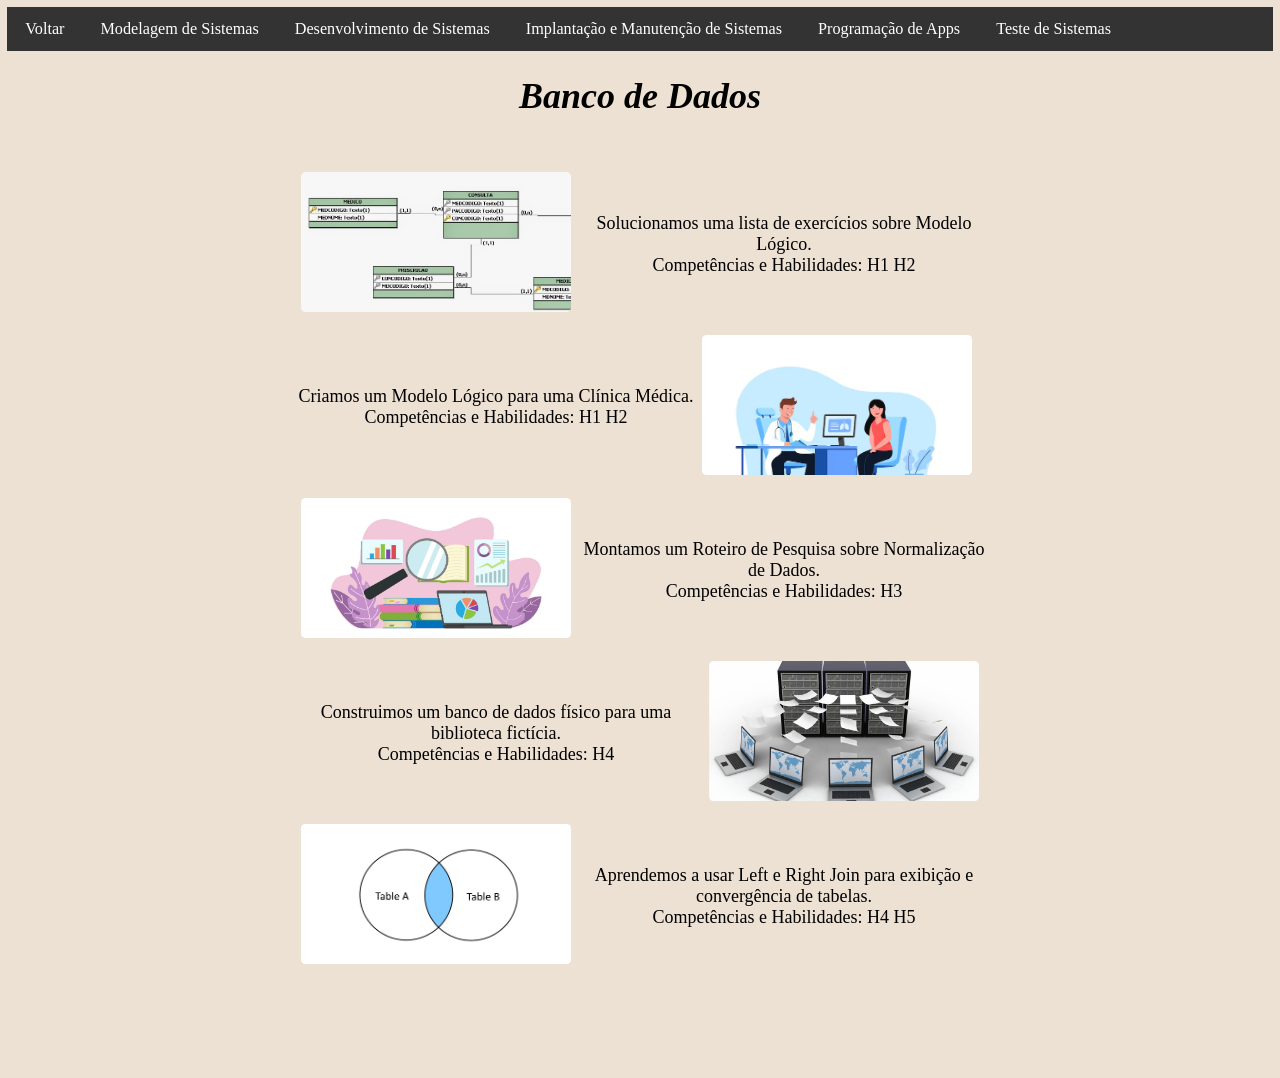
<file: portfolio_tecnico/bancodedados.html>
<!DOCTYPE html>
<html lang="pt-BR">

<head>
    <meta charset="UTF-8">
    <meta name="viewport" content="width=device-width, initial-scale=1.0">
    <link rel="stylesheet" href="tecnico.css">
    <title>Banco de Dados</title>
    <link rel="shortcut icon" href="./public/icon.png" type="image/x-icon">
</head>

<body>

    <nav>
        <a href="tecnicotri.html">Voltar</a>
        <a href="modelagem.html">Modelagem de Sistemas</a>
        <a href="desenvolvimento.html">Desenvolvimento de Sistemas</a>
        <a href="implantacao.html">Implantação e Manutenção de Sistemas</a>
        <a href="programacaodeapp.html">Programação de Apps</a>
        <a href="testedesistemas.html">Teste de Sistemas</a>
    </nav>

    <h1>Banco de Dados</h1>

    <br>

    <div class="conteiner">

        <div class="element">
            <p> Solucionamos uma lista de exercícios sobre Modelo Lógico.
                <br>
                Competências e Habilidades: H1 H2
            </p>
            <a href="https://docs.google.com/document/d/16yAZImRN3DmRfee3CNmgv3mC49MXhBt0JiYCRiIbtd8/edit?usp=sharing"
                target="_blank" class="activity-link">
                <div class="activity-button ">
                    <div class="activity-background-logico"></div>
                    <img src="./public/fundo.png" alt="Atividades de Humanas" class="activity-image">
                    <div class="overlay">Modelo Lógico</div>
                </div>
            </a>
        </div>

        <div class="elementL">
            <p> Criamos um Modelo Lógico para uma Clínica Médica.
                <br>
                Competências e Habilidades: H1 H2
            </p>
            <a href="https://www.canva.com/design/DAGMYYSzgKc/P0ZuV39-uw9r_BB2auCepA/edit?utm_content=DAGMYYSzgKc&utm_campaign=designshare&utm_medium=link2&utm_source=sharebutton"
                target="_blank" class="activity-link">
                <div class="activity-button ">
                    <div class="activity-background-medico"></div>
                    <img src="./public/fundo.png" alt="Atividades de Humanas" class="activity-image">
                    <div class="overlay">Clínica Médica</div>
                </div>
            </a>
        </div>

        <div class="element">
            <p> Montamos um Roteiro de Pesquisa sobre Normalização de Dados.
                <br>
                Competências e Habilidades: H3
            </p>
            <a href="https://docs.google.com/document/d/16yAZImRN3DmRfee3CNmgv3mC49MXhBt0JiYCRiIbtd8/edit?usp=sharing"
                target="_blank" class="activity-link">
                <div class="activity-button ">
                    <div class="activity-background-normalizacao"></div>
                    <img src="./public/fundo.png" alt="Atividades de Humanas" class="activity-image">
                    <div class="overlay">Roteiro de Pesquisa</div>
                </div>
            </a>
        </div>
        <div class="elementL">
            <p> Construimos um banco de dados físico para uma biblioteca fictícia.
                <br>
                Competências e Habilidades: H4
            </p>
            <a href="https://docs.google.com/document/d/1DvJuHOGVWSxrXQ2b1UlXidp_NVccJPHHxjCGqVggqjo/edit?usp=sharing"
                target="_blank" class="activity-link">
                <div class="activity-button ">
                    <div class="activity-background-bibliotecasla"></div>
                    <img src="./public/fundo.png" alt="Atividades de Humanas" class="activity-image">
                    <div class="overlay">Banco de Dados Físico</div>
                </div>
            </a>
        </div>
        <div class="element">
            <p> Aprendemos a usar Left e Right Join para exibição e convergência de tabelas.
                <br>
                Competências e Habilidades: H4 H5
            </p>
            <a href="https://docs.google.com/document/d/1ljOmFQj2eMYGQu9m7U9VitvZa7wYsZLwh3xAMaBW9vY/edit?usp=sharing"
                target="_blank" class="activity-link">
                <div class="activity-button ">
                    <div class="activity-background-join"></div>
                    <img src="./public/fundo.png" alt="Atividades de Humanas" class="activity-image">
                    <div class="overlay">Left & Right JOIN</div>
                </div>
            </a>
        </div>
    </div>

</body>

</html>
</file>
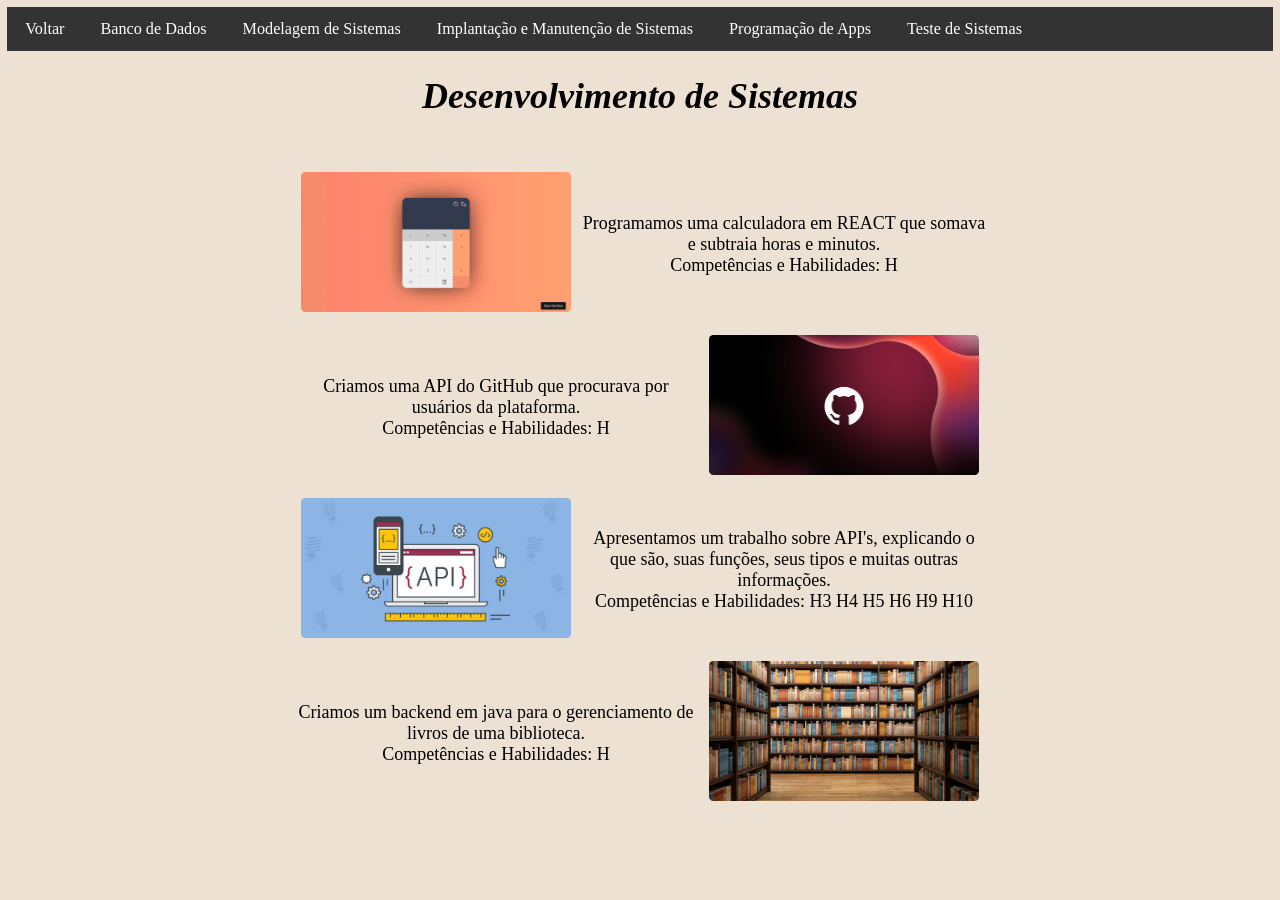
<file: portfolio_tecnico/desenvolvimento.html>
<!DOCTYPE html>
<html lang="pt-BR">

<head>
    <meta charset="UTF-8">
    <meta name="viewport" content="width=device-width, initial-scale=1.0">
    <link rel="stylesheet" href="tecnico.css">
    <title>Desenvolvimento de Sistemas</title>
    <link rel="shortcut icon" href="./public/icon.png" type="image/x-icon">
</head>

<body>

    <nav>
        <a href="tecnicotri.html">Voltar</a>
        <a href="bancodedados.html">Banco de Dados</a>
        <a href="modelagem.html">Modelagem de Sistemas</a>
        <a href="implantacao.html">Implantação e Manutenção de Sistemas</a>
        <a href="programacaodeapp.html">Programação de Apps</a>
        <a href="testedesistemas.html">Teste de Sistemas</a>
    </nav>

    <h1>Desenvolvimento de Sistemas</h1>

    <br>

    <div class="conteiner">

        <div class="element">
            <p>Programamos uma calculadora em REACT que somava e subtraia horas e minutos.
                <br>
                Competências e Habilidades: H
            </p>
            <a href="tecnico1.html" target="_blank" class="activity-link">
                <div class="activity-button ">
                    <div class="activity-background-1917"></div>
                    <img src="./public/fundo.png" alt="Atividades de Humanas" class="activity-image">
                    <div class="overlay">Calculadora de Horas</div>
                </div>
            </a>
        </div>

        <div class="elementL">
            <p>Criamos uma API do GitHub que procurava por usuários da plataforma.
                <br>
                Competências e Habilidades: H
            </p>
            <a href="https://github.com/jm1fenix/API-GIT?authuser=0" target="_blank" class="activity-link">
                <div class="activity-button ">
                    <div class="activity-background-github"></div>
                    <img src="./public/fundo.png" alt="Atividades de Humanas" class="activity-image">
                    <div class="overlay">API GitHub</div>
                </div>
            </a>
        </div>

        <div class="element">
            <p>Apresentamos um trabalho sobre API's, explicando o que são, suas funções, seus tipos e  muitas outras informações.
                <br>
                Competências e Habilidades: H3 H4 H5 H6 H9 H10
            </p>
            <a href="desenvolvimento1.html" target="_blank" class="activity-link">
                <div class="activity-button ">
                    <div class="activity-background-api"></div>
                    <img src="./public/fundo.png" alt="Atividades de Humanas" class="activity-image">
                    <div class="overlay">Apresentação API</div>
                </div>
            </a>
        </div>

        <div class="elementL">
            <p>Criamos um backend em java para o gerenciamento de livros de uma biblioteca.
                <br>
                Competências e Habilidades: H
            </p>
            <a href="https://github.com/jm1fenix/java_backend" target="_blank" class="activity-link">
                <div class="activity-button ">
                    <div class="activity-background-biblio"></div>
                    <img src="./public/fundo.png" alt="Atividades de Humanas" class="activity-image">
                    <div class="overlay">JAVA</div>
                </div>
            </a>
        </div>

    </div>

</body>

</html>
</file>
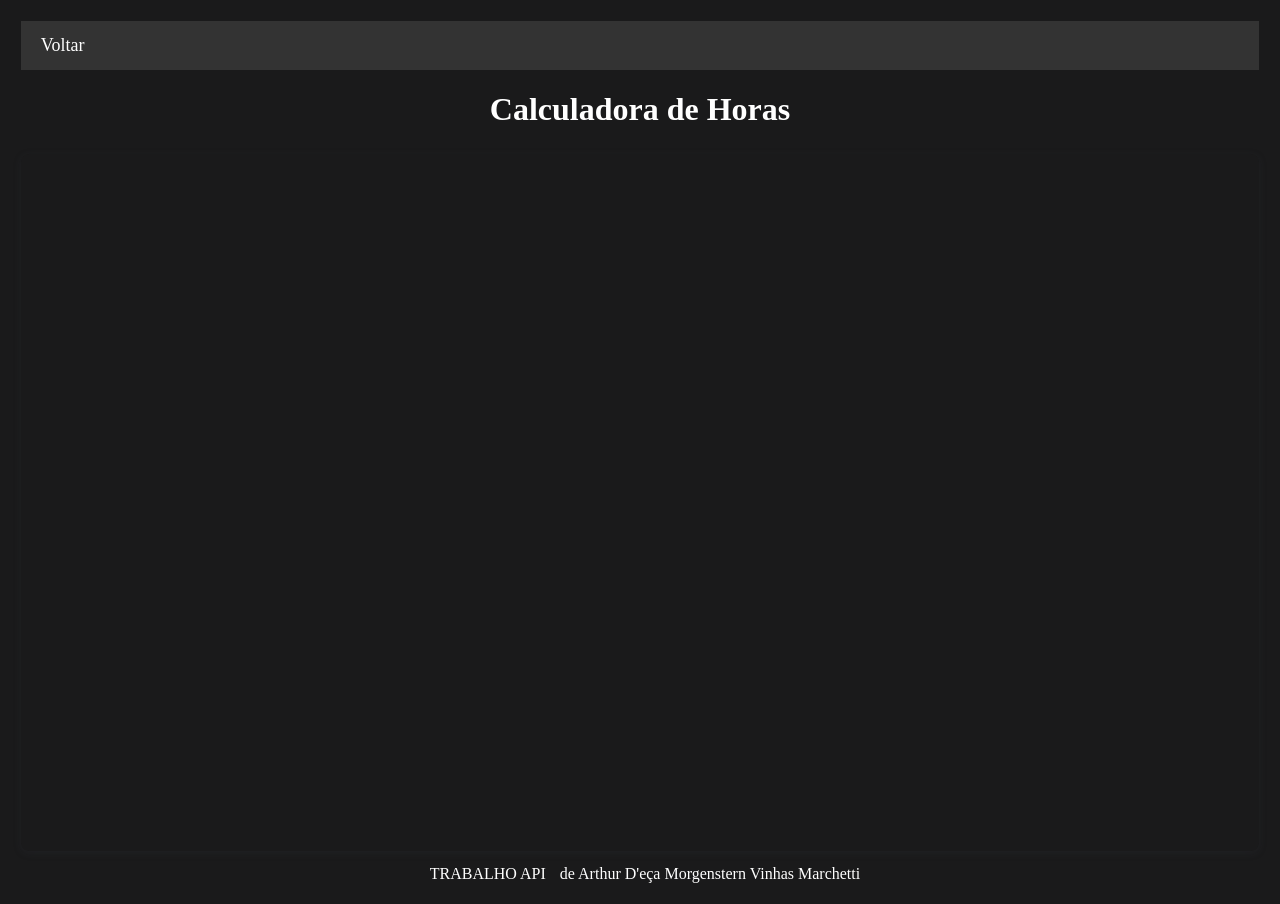
<file: portfolio_tecnico/desenvolvimento1.html>
<!DOCTYPE html>
<html lang="pt-br">

<head>
    <meta charset="UTF-8">
    <meta name="viewport" content="width=device-width, initial-scale=1.0">
    <link rel="stylesheet" href="tecnico2.css">
    <link rel="shortcut icon" href="./public/icon.png" type="image/x-icon">
    <title>Apresentação API</title>
</head>

<body>

    <nav>
        <a href="desenvolvimento.html">Voltar</a>
    </nav>

    <h1>Calculadora de Horas</h1>

    <div style="position: relative; width: 100%; height: 0; padding-top: 56.2500%;
    padding-bottom: 0; box-shadow: 0 2px 8px 0 rgba(63,69,81,0.16); margin-top: 1.6em; margin-bottom: 0.9em; overflow: hidden;
    border-radius: 8px; will-change: transform;">
     <iframe loading="lazy" style="position: absolute; width: 70%; height: 70%; top: 0; left: 0; border: none; padding: 0;margin: 0; padding-left: 275px;"
       src="https:&#x2F;&#x2F;www.canva.com&#x2F;design&#x2F;DAF9_7jGQYA&#x2F;Fw4ZN9StmbhnbBXpUnBkqA&#x2F;view?embed" allowfullscreen="allowfullscreen" allow="fullscreen">
     </iframe>
   </div>
   <a href="https:&#x2F;&#x2F;www.canva.com&#x2F;design&#x2F;DAF9_7jGQYA&#x2F;Fw4ZN9StmbhnbBXpUnBkqA&#x2F;view?utm_content=DAF9_7jGQYA&amp;utm_campaign=designshare&amp;utm_medium=embeds&amp;utm_source=link" target="_blank" rel="noopener">TRABALHO API</a> de Arthur D'eça Morgenstern Vinhas Marchetti

    

</body>

</html>
</file>
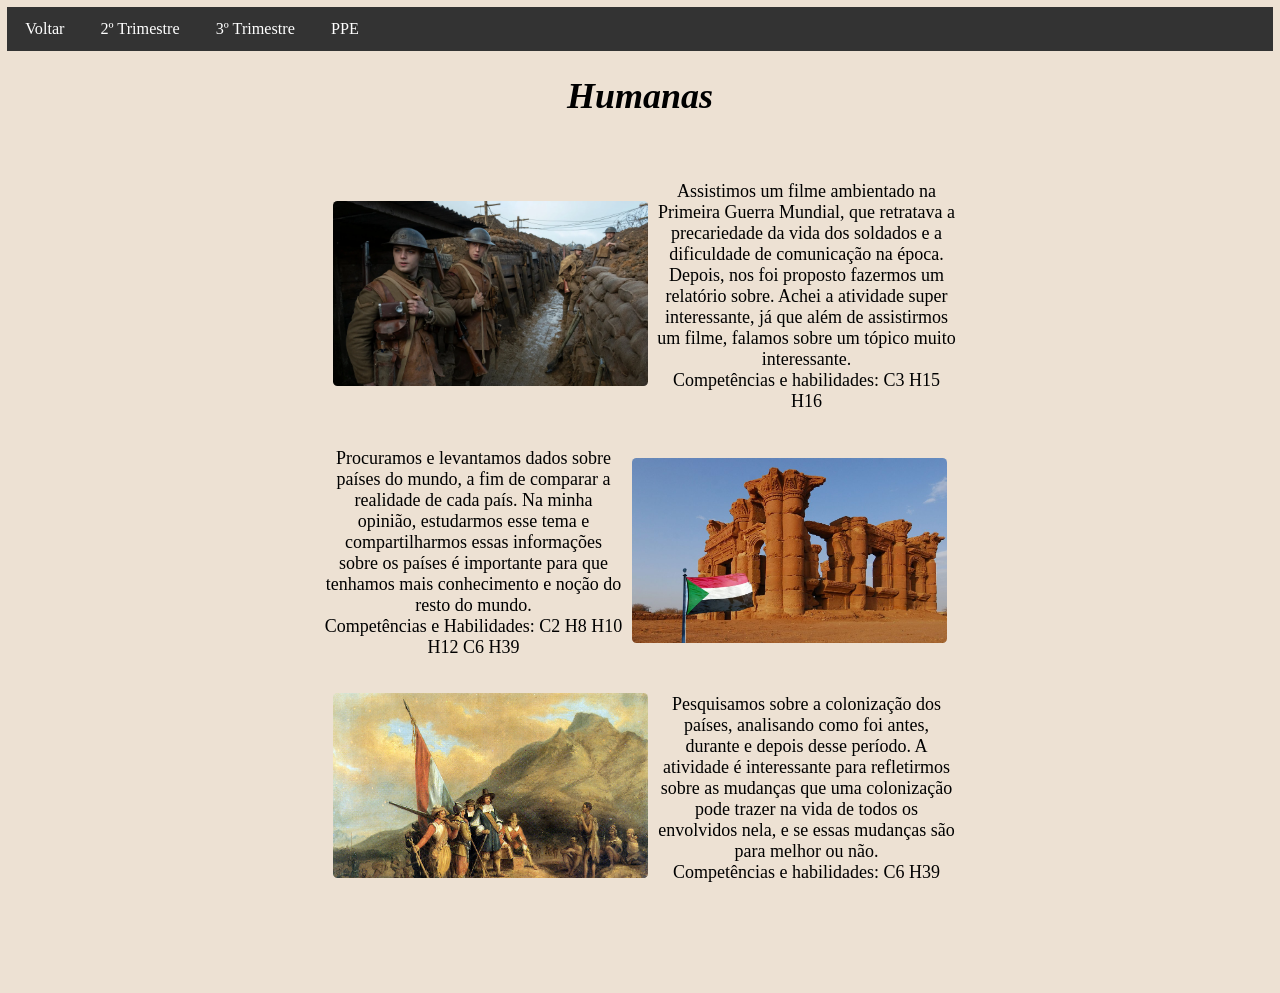
<file: portfolio_tecnico/humanas.html>
<!DOCTYPE html>
<html lang="pt-BR">

<head>
  <meta charset="UTF-8">
  <meta name="viewport" content="width=device-width, initial-scale=1.0">
  <title>Humanas - Atividades 1° Trimestre</title>
  <link rel="stylesheet" href="humanas.css">
  <link rel="shortcut icon" href="./public/icon.png" type="image/x-icon">

</head>

<body>

  <nav>
    <a href="humanastri.html">Voltar</a>
    <a href="humanas_seg.html">2º Trimestre</a>
    <a href="humanas_terc.html">3º Trimestre</a>
    <a href="ppehumanas.html">PPE</a>
      
  </nav>

  <h1>Humanas</h1>

  <br>

  <div class="conteiner">

    <div class="element">
      <p>Assistimos um filme ambientado na Primeira Guerra Mundial, que retratava a precariedade da vida dos soldados e
        a dificuldade de comunicação na época. Depois, nos foi proposto fazermos um relatório sobre. Achei a atividade
        super interessante, já que além de assistirmos um filme, falamos sobre um tópico muito interessante.<br>
        Competências e habilidades: C3 H15 H16
      </p>
      <a href="https://docs.google.com/document/d/1lj8XisKC7XsAIy53GKN_jemNmiaVyTByU7sfmTqQm5I/edit?usp=sharing"
        target="_blank" class="activity-link">
        <div class="activity-button ">
          <div class="activity-background-1917"></div>
          <img src="./public/fundo.png" alt="Atividades de Humanas" class="activity-image">
          <div class="overlay">Filme 1917</div>
        </div>
      </a>
    </div>

    <div class="elementL">
      <p> Procuramos e levantamos dados sobre países do mundo, a fim de comparar a realidade de cada país. Na minha
        opinião, estudarmos esse tema e compartilharmos essas informações sobre os países é importante para que tenhamos
        mais conhecimento e noção do resto do mundo. <br> Competências e Habilidades: C2 H8 H10 H12 C6 H39</p>
      <a href="https://docs.google.com/presentation/d/1eXuyg0IKpCFF60Qv1hUNfloLwN6GdCoz3zPbdGml6wM/edit?usp=sharing"
        target="_blank" class="activity-link">
        <div class="activity-button">
          <div class="activity-background-sudao"></div>
          <img src="./public/fundo.png" alt="Atividades de Humanas" class="activity-image">
          <div class="overlay">Sudão</div>
        </div>
      </a>
    </div>

    <div class="element">
      <p> Pesquisamos sobre a colonização dos países, analisando como foi antes, durante e depois desse período. A
        atividade é interessante para refletirmos sobre as mudanças que uma colonização pode trazer na vida de todos os
        envolvidos nela, e se essas mudanças são para melhor ou não. <br> Competências e habilidades: C6 H39</p>
      <a href="https://docs.google.com/document/d/1edcryKHlqxUKHdvhUwUtepuYNTeudmPudjV6Y73ALI0/edit?usp=sharing"
        target="_blank" class="activity-link">
        <div class="activity-button">
          <div class="activity-background-any"></div>
          <img src="./public/fundo.png" alt="Atividades de Humanas" class="activity-image">
          <div class="overlay">África do Sul</div>
        </div>
      </a>
    </div>

  </div>
</body>

</html>
</file>
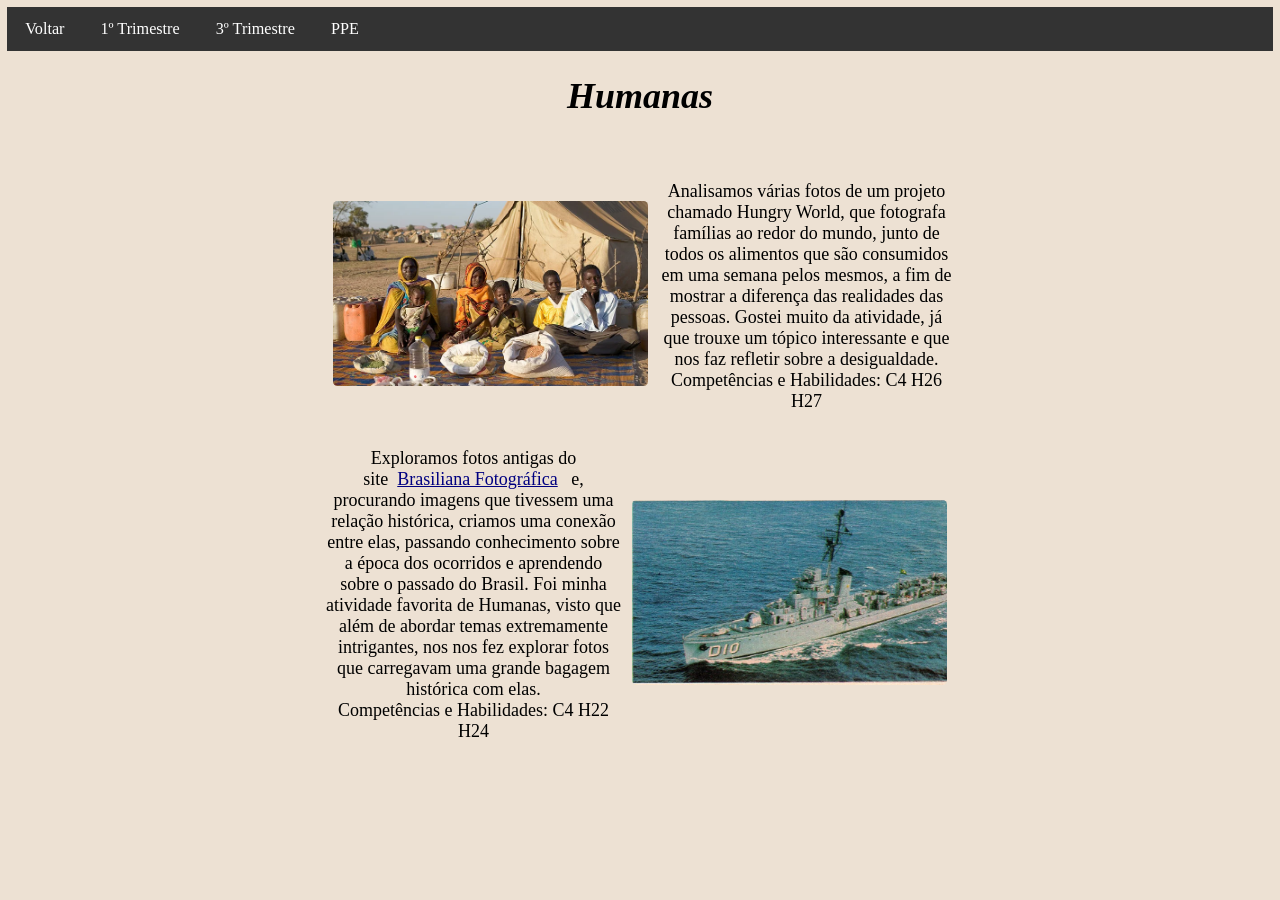
<file: portfolio_tecnico/humanas_seg.html>
<!DOCTYPE html>
<html lang="pt-br">

<head>
    <meta charset="UTF-8">
    <meta name="viewport" content="width=device-width, initial-scale=1.0">
    <title>Humanas - Atividades 2° Trimestre</title>
    <link rel="stylesheet" href="humanas.css">
    <link rel="shortcut icon" href="./public/icon.png" type="image/x-icon">
</head>

<body>
    <nav>
        <a href="humanastri.html">Voltar</a>
        <a href="humanas.html">1º Trimestre</a>
        <a href="humanas_terc.html">3º Trimestre</a>
        <a href="ppehumanas.html">PPE</a>
    </nav>

    <h1>Humanas</h1>

    <br>

    <div class="conteiner">

        <div class="element">
            <p>Analisamos várias fotos de um projeto chamado Hungry World, que fotografa famílias ao redor do mundo, 
                junto de todos os alimentos que são consumidos em uma semana pelos mesmos, a fim de mostrar a diferença das realidades das pessoas. 
                Gostei muito da atividade, já que trouxe um tópico interessante e que nos faz refletir sobre a desigualdade. <br>
                Competências e Habilidades: C4 H26 H27
            </p>
            <a href="https://docs.google.com/document/d/1HBoEav9x_hfN7YdgxZUli3yQWskF2kN_ZTo6hL_d5Ko/edit?usp=sharing"
                target="_blank" class="activity-link">
                <div class="activity-button ">
                    <div class="activity-background-hungry"></div>
                    <img src="./public/fundo.png" alt="Atividades de Humanas" class="activity-image">
                    <div class="overlay">Hungry Planet</div>
                </div>
            </a>
        </div>

        <div class="elementL">
            <p> Exploramos fotos antigas do site<a class="bf" href="https://brasilianafotografica.bn.gov.br/">Brasiliana Fotográfica</a>             
                e, procurando imagens que tivessem uma relação histórica, criamos uma conexão entre elas, passando conhecimento sobre a época dos ocorridos e aprendendo sobre o passado do Brasil.
                Foi minha atividade favorita de Humanas, visto que além de abordar temas extremamente intrigantes, nos nos fez explorar fotos que carregavam uma grande bagagem histórica com elas.<br>
                Competências e Habilidades: C4 H22 H24</p>
            <a href="https://docs.google.com/document/d/1vKH7T4CC0q6aZLKPDGEQ6xEYvkrRxr0qYqEIfX1RfrE/edit?usp=sharing"
                target="_blank" class="activity-link">
                <div class="activity-button">
                    <div class="activity-background-contratorpedeiro"></div>
                    <img src="./public/fundo.png" alt="Atividades de Humanas" class="activity-image">
                    <div class="overlay">Urbanismo e cultura no começo do século XX</div>
                </div>
            </a>
        </div>
    </div>
</body>

</html>
</file>
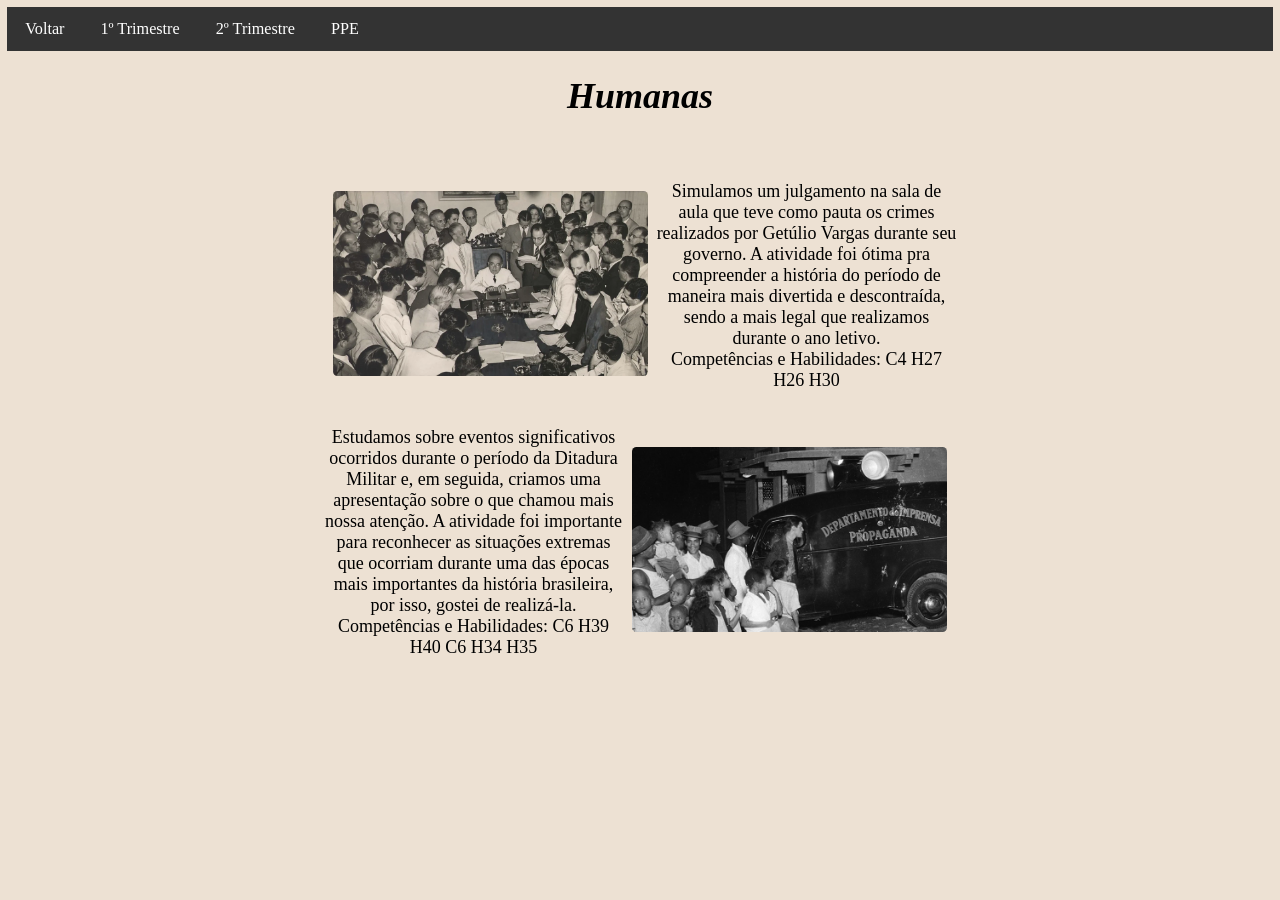
<file: portfolio_tecnico/humanas_terc.html>
<!DOCTYPE html>
<html lang="pt-br">

<head>
    <meta charset="UTF-8">
    <meta name="viewport" content="width=device-width, initial-scale=1.0">
    <title>Humanas - Atividades 3° Trimestre</title>
    <link rel="stylesheet" href="humanas.css">
    <link rel="shortcut icon" href="./public/icon.png" type="image/x-icon">
</head>

<body>
    <nav>
        <a href="humanastri.html">Voltar</a>
        <a href="humanas.html">1º Trimestre</a>
        <a href="humanas_seg.html">2º Trimestre</a>
        <a href="ppehumanas.html">PPE</a>
    </nav>

    <h1>Humanas</h1>

    <br>

    <div class="conteiner">

        <div class="element">
            <p> Simulamos um julgamento na sala de aula que teve como pauta os crimes realizados por Getúlio Vargas durante seu governo. 
                A atividade foi ótima pra compreender a história do período de maneira mais divertida e descontraída, sendo a mais legal 
                que realizamos durante o ano letivo.<br>
                Competências e Habilidades: C4 H27 H26 H30
            </p>
            <a href="https://docs.google.com/document/d/15w_-S2cARL3ec7Ke6XBevR9mBsqn_BD-FA9VCYiq5Y8/edit?usp=sharing"
                target="_blank" class="activity-link">
                <div class="activity-button ">
                    <div class="activity-background-julgamento"></div>
                    <img src="./public/fundo.png" alt="Atividades de Humanas" class="activity-image">
                    <div class="overlay">O Julgamento de Vargas</div>
                </div>
            </a>
        </div>

        <div class="elementL">
            <p> Estudamos sobre eventos significativos ocorridos durante o período da Ditadura Militar e, 
                em seguida, criamos uma apresentação sobre o que chamou mais nossa atenção. A atividade foi importante para reconhecer
                as situações extremas que ocorriam durante uma das épocas mais importantes da história brasileira, por isso, gostei de realizá-la.<br>
                Competências e Habilidades: C6 H39 H40 C6 H34 H35
            </p>
            <a href="https://www.canva.com/design/DAGU3p0PLaE/r9Cq39LuTFI76I3cNSMRkA/view?utm_content=DAGU3p0PLaE&utm_campaign=designshare&utm_medium=link&utm_source=editor&authuser=0"
                target="_blank" class="activity-link">
                <div class="activity-button">
                    <div class="activity-background-ditadura"></div>
                    <img src="./public/fundo.png" alt="Atividades de Humanas" class="activity-image">
                    <div class="overlay">A Ditadura Militar no Brasil</div>
                </div>
            </a>
        </div>
    </div>
</body>

</html>
</file>
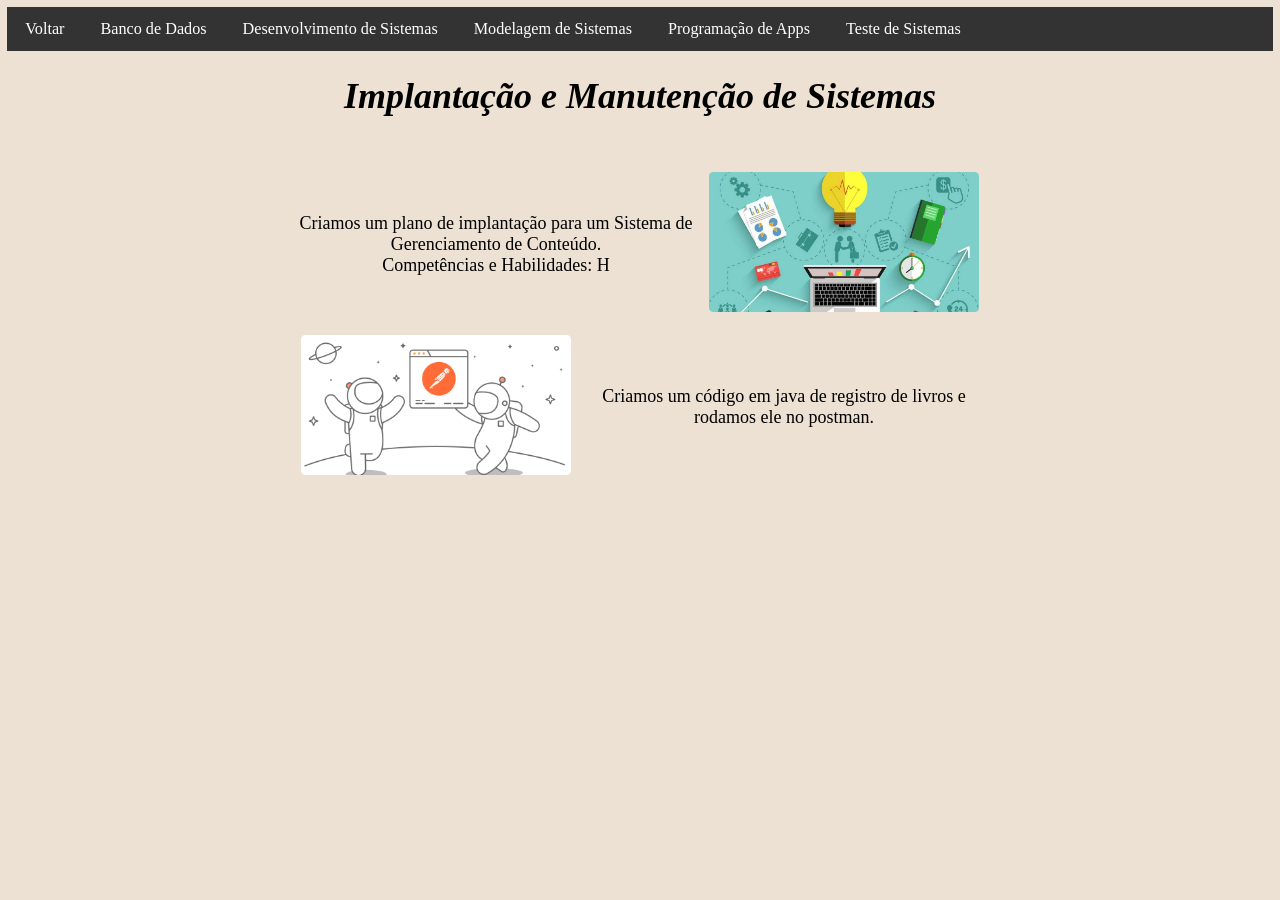
<file: portfolio_tecnico/implantacao.html>
<!DOCTYPE html>
<html lang="pt-BR">

<head>
  <meta charset="UTF-8">
  <meta name="viewport" content="width=device-width, initial-scale=1.0">
  <link rel="stylesheet" href="tecnico.css">
  <title>Implantação e Manutenção de Sistemas</title>
  <link rel="shortcut icon" href="./public/icon.png" type="image/x-icon">
</head>

<body>

  <nav>
    <a href="tecnicotri.html">Voltar</a>
    <a href="bancodedados.html">Banco de Dados</a>
    <a href="desenvolvimento.html">Desenvolvimento de Sistemas</a>
    <a href="modelagem.html">Modelagem de Sistemas</a>
    <a href="programacaodeapp.html">Programação de Apps</a>
    <a href="testedesistemas.html">Teste de Sistemas</a>
  </nav>

  <h1>Implantação e Manutenção de Sistemas</h1>

  <br>

  <div class="conteiner">

    <div class="elementL">
      <p> Criamos um plano de implantação para um Sistema de Gerenciamento de Conteúdo.
        <br>
        Competências e Habilidades: H
      </p>
      <a href="https://docs.google.com/document/d/1OLbcZk4PkmpGu8-PpEqCmhpX3viUTyxXTaMcKGmuckY/edit?usp=sharing"
        target="_blank" class="activity-link">
        <div class="activity-button">
          <div class="activity-background-implantacao"></div>
          <img src="./public/fundo.png" alt="Atividades de Humanas" class="activity-image">
          <div class="overlay">Postman</div>
        </div>
      </a>
    </div>

    <div class="element">
      <p> Criamos um código em java de registro de livros e rodamos ele no postman.</p>
      <a href="tecnico2.html" target="_blank" class="activity-link">
        <div class="activity-button">
          <div class="activity-background-sudao"></div>
          <img src="./public/fundo.png" alt="Atividades de Humanas" class="activity-image">
          <div class="overlay">Postman</div>
        </div>
      </a>
    </div>

  </div>

</body>

</html>
</file>
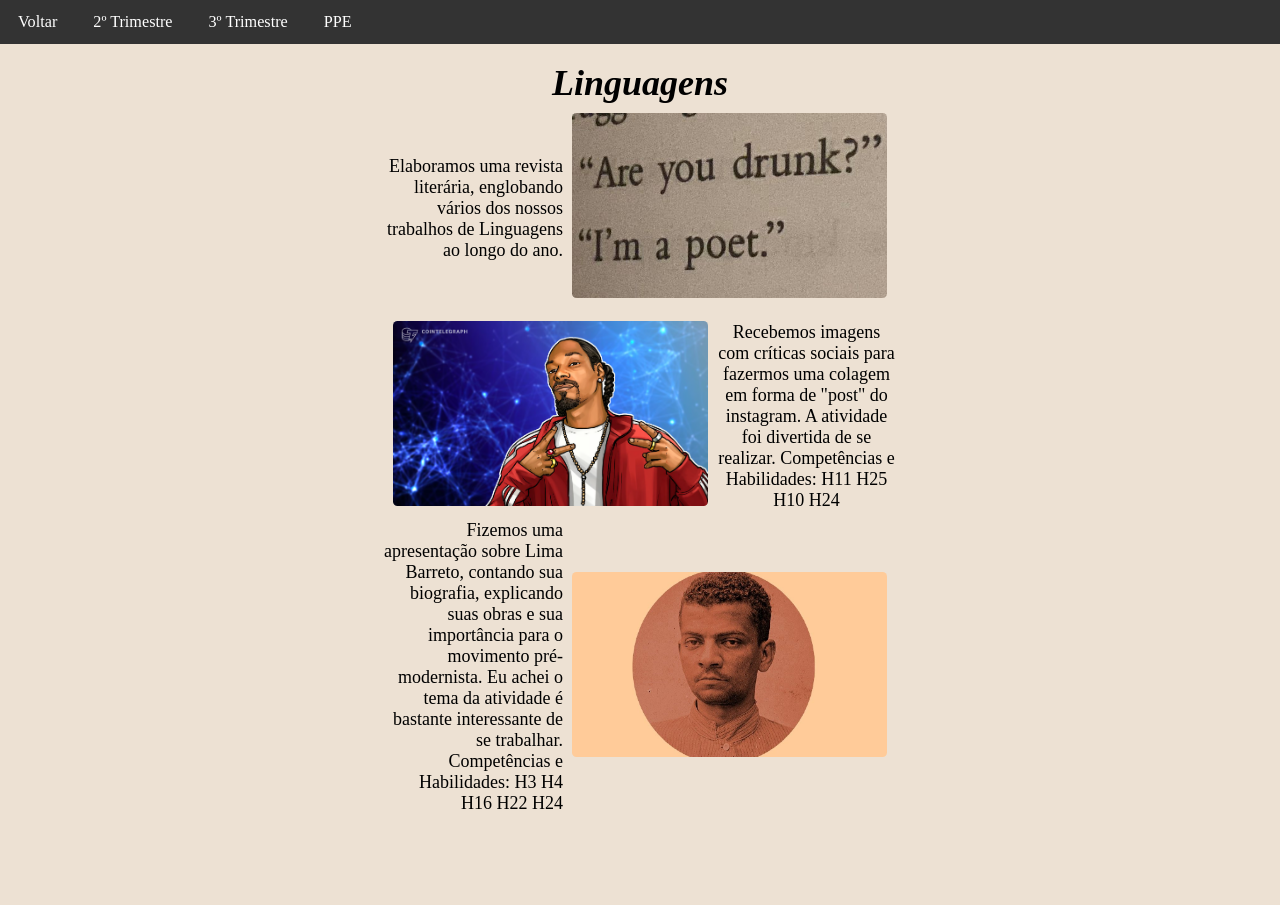
<file: portfolio_tecnico/linguagens.html>
<!DOCTYPE html>
<html lang="pt-BR">

<head>
  <meta charset="UTF-8">
  <meta name="viewport" content="width=device-width, initial-scale=1.0">
  <link rel="stylesheet" href="linguagens.css">
  <title>Linguagens</title>
  <link rel="shortcut icon" href="./public/icon.png" type="image/x-icon">
</head>

<body>

  <nav>
    <a href="linguagenstri.html">Voltar</a>
    <a href="linguagens_seg.html">2º Trimestre</a>
    <a href="linguagens_terc.html">3º Trimestre</a>
    <a href="ppelinguagens.html">PPE</a>
  </nav>

  <h1>Linguagens</h1>

  <div class="conteiner">

    <div class="elementL">
      <p>Elaboramos uma revista literária, englobando vários dos nossos trabalhos de Linguagens ao longo do ano.</p>
      <a href="https://revistaliteraria.my.canva.site/" target="_blank" class="activity-link">
        <div class="activity-button ">
          <div class="activity-background-1917"></div>
          <img src="./public/fundo.png" alt="Atividades de Humanas" class="activity-image">
          <div class="overlay">Revista Literária</div>
        </div>
      </a>
    </div>

    <div class="element">
      <p> Recebemos imagens com críticas sociais para fazermos uma colagem em forma de "post" do instagram. A atividade
        foi divertida de se realizar. Competências e Habilidades: H11 H25 H10 H24</p>
      <a href="./linguagens2.html" target="_blank" class="activity-link">
        <div class="activity-button">
          <div class="activity-background-sudao"></div>
          <img src="./public/fundo.png" alt="Atividades de Humanas" class="activity-image">
          <div class="overlay">Simple Past</div>
        </div>
      </a>
    </div>

    <div class="elementL">
      <p> Fizemos uma apresentação sobre Lima Barreto, contando sua biografia, explicando suas obras e sua importância
        para o movimento pré-modernista. Eu achei o tema da atividade é bastante interessante de se trabalhar.
        Competências e Habilidades: H3 H4 H16 H22 H24</p>
      <a href="https://www.canva.com/design/DAF9naOrv3Q/EhhznwyLivxzfsad8MQdPQ/edit?utm_content=DAF9naOrv3Q&utm_campaign=designshare&utm_medium=link2&utm_source=sharebutton"
        target="_blank" class="activity-link">
        <div class="activity-button">
          <div class="activity-background-any"></div>
          <img src="./public/fundo.png" alt="Atividades de Humanas" class="activity-image">
          <div class="overlay">Lima Barreto</div>
        </div>
      </a>
    </div>

  </div>
</body>

</html>
</file>
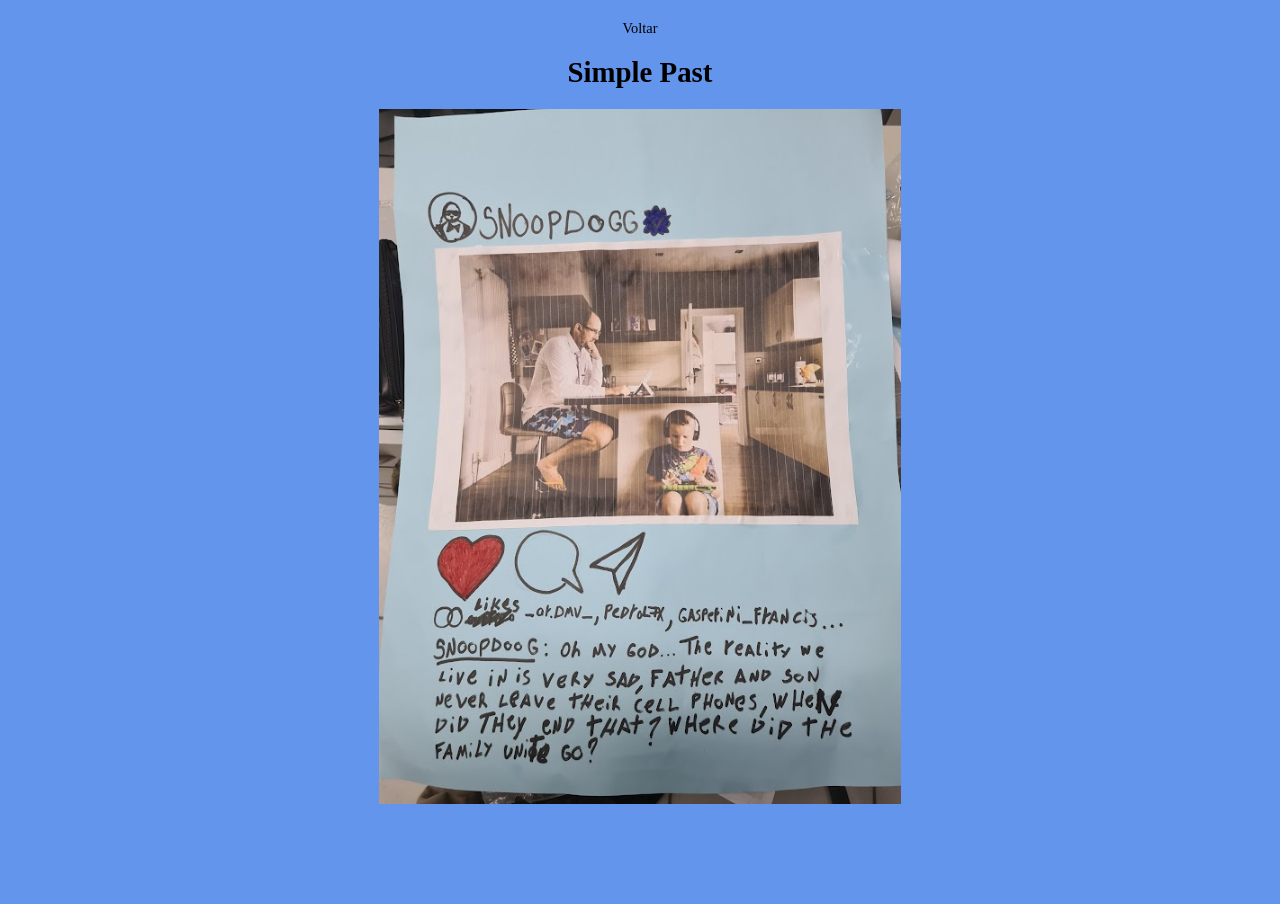
<file: portfolio_tecnico/linguagens2.html>
<!DOCTYPE html>
<html lang="pt-br">

<head>
    <meta charset="UTF-8">
    <meta name="viewport" content="width=device-width, initial-scale=1.0">
    <title>Linguagens - Simple Past</title>
    <link rel="stylesheet" href="linguagens2.css">
    <link rel="shortcut icon" href="./public/icon.png" type="image/x-icon">
</head>

<body>

    <nav>
        <a href="linguagens.html">Voltar</a>
      </nav>

    <h1>Simple Past</h1>
    <img src="./public/linguagens2_1.png" alt="">
</body>

</html>
</file>
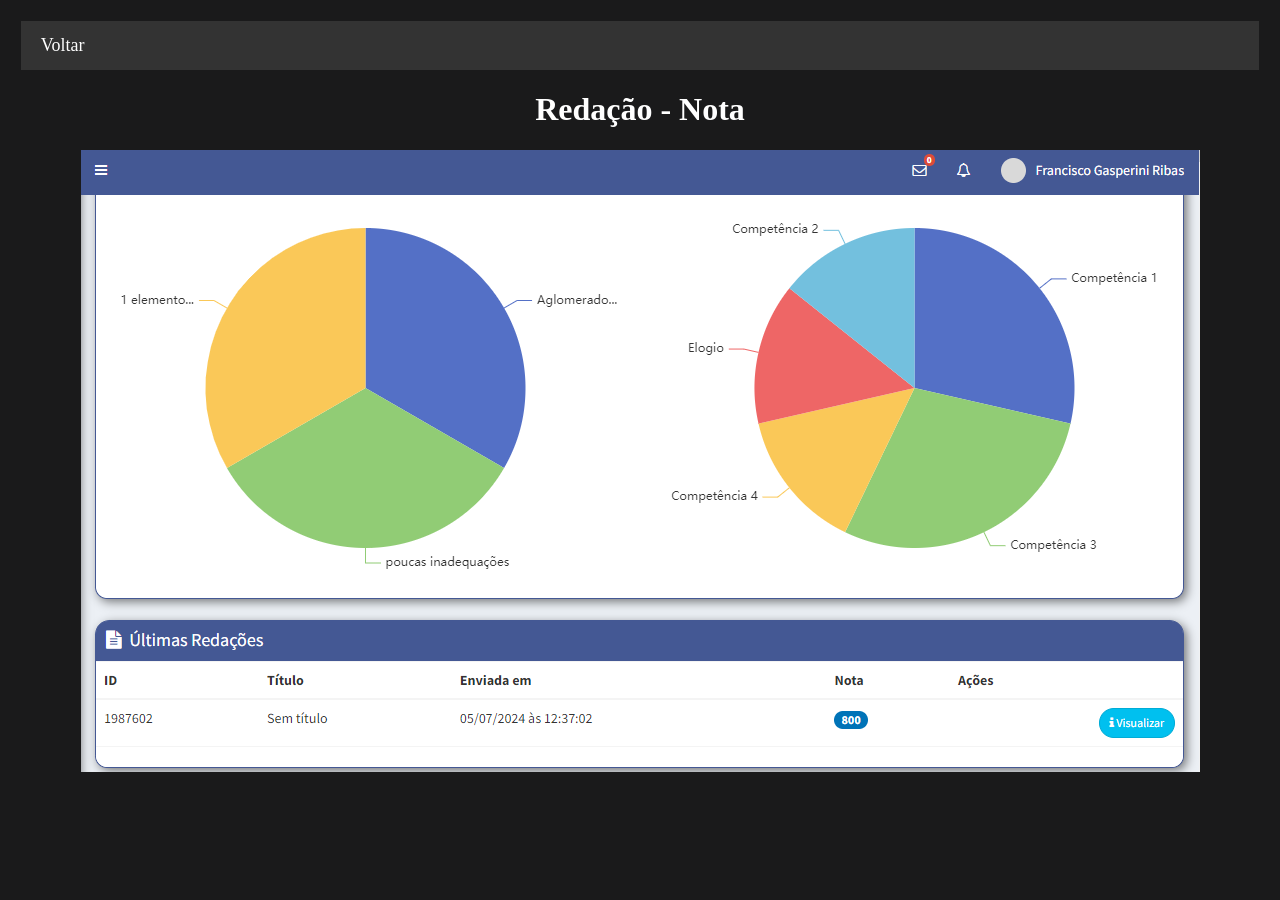
<file: portfolio_tecnico/linguagens2_1.html>
<!DOCTYPE html>
<html lang="pt-br">
<head>
    <meta charset="UTF-8">
    <meta name="viewport" content="width=device-width, initial-scale=1.0">
    <title>Redação</title>
    <link rel="stylesheet" href="tecnico2.css">
</head>
<body>
    <nav>
        <a href="linguagens_seg.html">Voltar</a>
    </nav>

    <h1> Redação - Nota
    </h1>

    <img src="./public/linguagens2_1_1.png" alt="">
</body>
</html>
</file>
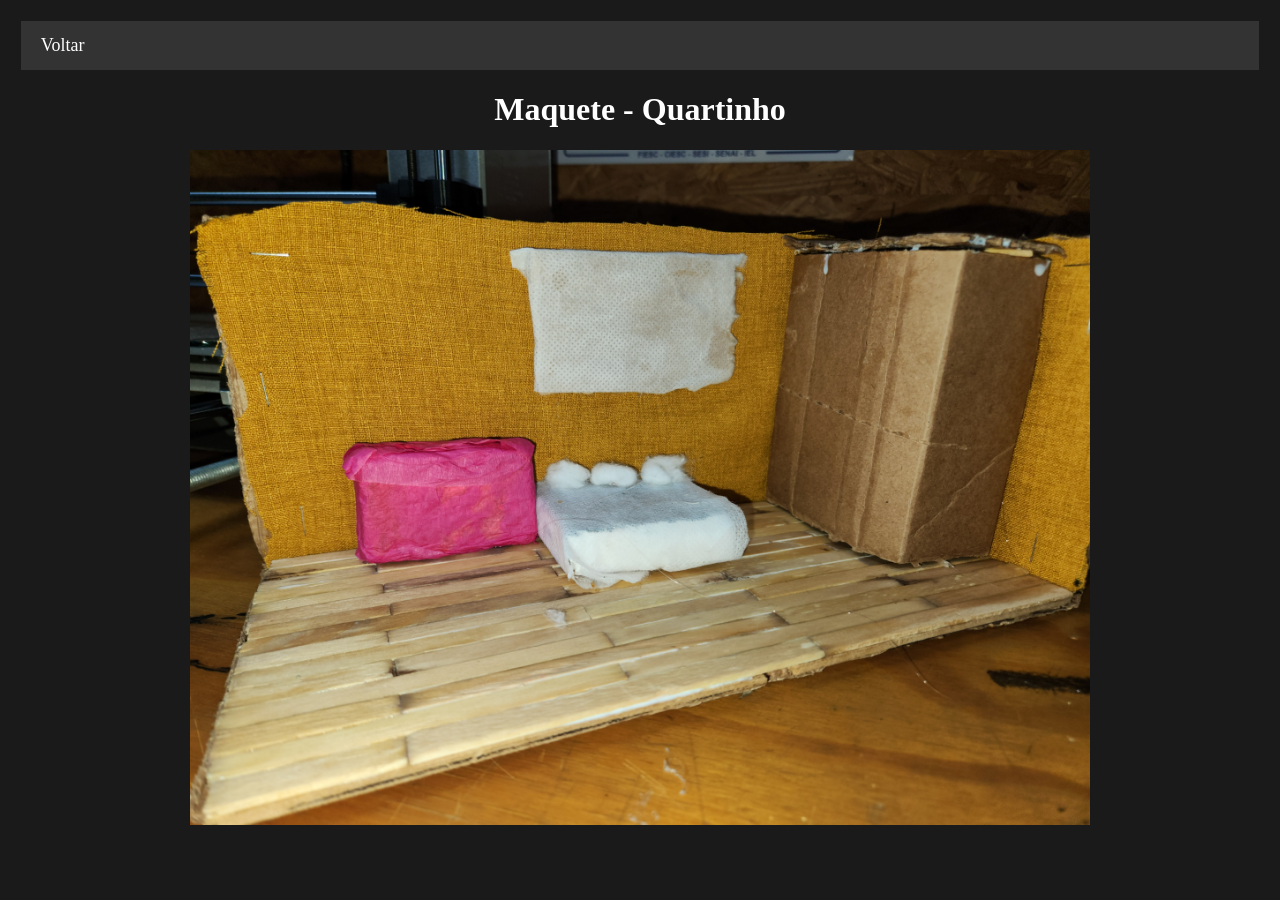
<file: portfolio_tecnico/linguagens2_2.html>
<!DOCTYPE html>
<html lang="pt-br">
<head>
    <meta charset="UTF-8">
    <meta name="viewport" content="width=device-width, initial-scale=1.0">
    <title>Redação</title>
    <link rel="stylesheet" href="tecnico2.css">
</head>
<body>
    <nav>
        <a href="linguagens_seg.html">Voltar</a>
    </nav>

    <h1> Maquete - Quartinho
    </h1>

    <img style="width: 900px;" src="./public/linguagens2_3.png" alt="">
</body>
</html>
</file>
<file: portfolio_tecnico/tecnico.css>
body {
  background-color: #ede1d3;
  background-repeat: no-repeat;
  background-size: cover;
  font-size: 20px;
  zoom: 90%;
}

h1 {
  text-align: center;
  font-size: 40px;
  font-style: italic;
}

nav {
  background-color: #333;
  overflow: hidden;
  font-size: 18px;

}

nav a {
  float: left;
  display: block;
  color: white;
  text-align: center;
  padding: 14px 20px;
  text-decoration: none;
}

nav a:hover {
  background-color: #ddd;
  color: black;
}

/* Estilos para os botões de atividades */
.activity-button {
  position: relative;
  display: inline-block;
  overflow: hidden;

}

.activity-image {
  width: 300px;
  /* Ajuste conforme necessário */
  height: 150px;
  transition: transform 0.3s ease, opacity 0.3s ease;
  /* Adiciona uma transição para a opacidade */
  opacity: 0;
  /* Começa com opacidade 0 */
}

.activity-button:hover .activity-image {
  transform: scale(1.1);
  opacity: 1;
  /* Altera a opacidade para 1 quando o mouse passa */
}

.overlay {
  position: absolute;
  top: 50%;
  left: 50%;
  transform: translate(-50%, -50%);
  opacity: 0;
  transition: opacity 0.3s ease;
  background-color: rgba(0, 0, 0, 0.192);
  /* Cor de fundo e transparência do overlay */
  color: white;
  /* Cor do texto do overlay */
  font-size: 15px;
  /* Tamanho da fonte do texto do overlay */
  padding: 10px 30px;
  /* Espaçamento interno do overlay */
  border-radius: 5px;
  /* Arredondamento das bordas do overlay */
  font-size: medium;
}

.activity-button:hover .overlay {
  opacity: 1;
}

.conteiner {
  display: flex;
  flex-direction: row;
  justify-content: center;
  width: 55%;
  margin: auto;
  flex-wrap: wrap;
  height: 100%;
  justify-content: space-between;
}

.elementL {
  margin-bottom: 90px;
  display: flex;
  flex-direction: row;
  justify-content: center;
  text-align: center;
  margin: auto;
  align-items: center;
}

.element {
  margin-bottom: 90px;
  display: flex;
  flex-direction: row-reverse;
  justify-content: center;
  text-align: center;
  margin: auto;
  align-items: center;
}

.activity-background-sudao {
  position: absolute;
  top: 0;
  left: 0;
  width: 100%;
  height: 100%;
  background-image: url('./public/tecnico2.png');
  background-size: cover;
  opacity: 1;
  transition: opacity 0s;
  /* Remove a transição */
  border-radius: 5px;
}

.activity-background-any {
  position: absolute;
  top: 0;
  left: 0;
  width: 100%;
  height: 100%;
  background-image: url('./public/tecnico.png');
  background-size: cover;
  opacity: 1;
  transition: opacity 0s;
  border-radius: 5px;
}

.activity-background-cascata {
  position: absolute;
  top: 0;
  left: 0;
  width: 100%;
  height: 100%;
  background-image: url('./public/modelagem1.png');
  background-size: cover;
  opacity: 1;
  transition: opacity 0s;
  border-radius: 5px;
}

.activity-background-teste {
  position: absolute;
  top: 0;
  left: 0;
  width: 100%;
  height: 100%;
  background-image: url('./public/testedesistemas.png');
  background-size: cover;
  opacity: 1;
  transition: opacity 0s;
  border-radius: 5px;
}

.activity-background-figmaSA {
  position: absolute;
  top: 0;
  left: 0;
  width: 100%;
  height: 100%;
  background-image: url('./public/modelagem2.png');
  background-size: cover;
  opacity: 1;
  transition: opacity 0s;
  border-radius: 5px;
}

.activity-background-bibliotecasla {
  position: absolute;
  top: 0;
  left: 0;
  width: 100%;
  height: 100%;
  background-image: url('./public/bancodedados_biblio.png');
  background-size: cover;
  opacity: 1;
  transition: opacity 0s;
  border-radius: 5px;
}

.activity-background-join {
  position: absolute;
  top: 0;
  left: 0;
  width: 100%;
  height: 100%;
  background-image: url('./public/bancodedados_join.png');
  background-size: cover;
  opacity: 1;
  transition: opacity 0s;
  border-radius: 5px;
}

.activity-background-jogovelha {
  position: absolute;
  top: 0;
  left: 0;
  width: 100%;
  height: 100%;
  background-image: url('./public/programacaoapp.png');
  background-size: cover;
  opacity: 1;
  transition: opacity 0s;
  border-radius: 5px;
}

.activity-background-express {
  position: absolute;
  top: 0;
  left: 0;
  width: 100%;
  height: 100%;
  background-image: url('./public/programacaoapp_express.png');
  background-size: cover;
  opacity: 1;
  transition: opacity 0s;
  border-radius: 5px;
}

.activity-background-regra {
  position: absolute;
  top: 0;
  left: 0;
  width: 100%;
  height: 100%;
  background-image: url('./public/modelagem3.png');
  background-size: cover;
  opacity: 1;
  transition: opacity 0s;
  /* Remove a transição */
  border-radius: 5px;
}

.activity-background-logico {
  position: absolute;
  top: 0;
  left: 0;
  width: 100%;
  height: 100%;
  background-image: url('./public/bancodedados1.png');
  background-size: cover;
  opacity: 1;
  transition: opacity 0s;
  /* Remove a transição */
  border-radius: 5px;
}

.activity-background-medico {
  position: absolute;
  top: 0;
  left: 0;
  width: 100%;
  height: 100%;
  background-image: url('./public/bancodedados2.png');
  background-size: cover;
  opacity: 1;
  transition: opacity 0s;
  /* Remove a transição */
  border-radius: 5px;
}

.activity-background-normalizacao {
  position: absolute;
  top: 0;
  left: 0;
  width: 100%;
  height: 100%;
  background-image: url('./public/bancodedados3.png');
  background-size: cover;
  opacity: 1;
  transition: opacity 0s;
  /* Remove a transição */
  border-radius: 5px;
}

.activity-background-1917 {
  position: absolute;
  top: 0;
  left: 0;
  width: 100%;
  height: 100%;
  background-image: url('./public/desenvolvimento1.png');
  background-size: cover;
  opacity: 1;
  transition: opacity 0s;
  /* Remove a transição */
  border-radius: 5px;
}

.activity-background-github {
  position: absolute;
  top: 0;
  left: 0;
  width: 100%;
  height: 100%;
  background-image: url('./public/desenvolvimento2.png');
  background-size: cover;
  opacity: 1;
  transition: opacity 0s;
  /* Remove a transição */
  border-radius: 5px;
}

.activity-background-api {
  position: absolute;
  top: 0;
  left: 0;
  width: 100%;
  height: 100%;
  background-image: url('./public/desenvolvimento3.png');
  background-size: cover;
  opacity: 1;
  transition: opacity 0s;
  /* Remove a transição */
  border-radius: 5px;
}

.activity-background-biblio {
  position: absolute;
  top: 0;
  left: 0;
  width: 100%;
  height: 100%;
  background-image: url('./public/desenvolvimento4.png');
  background-size: cover;
  opacity: 1;
  transition: opacity 0s;
  /* Remove a transição */
  border-radius: 5px;
}

.activity-background-implantacao {
  position: absolute;
  top: 0;
  left: 0;
  width: 100%;
  height: 100%;
  background-image: url('./public/implantacao1.png');
  background-size: cover;
  opacity: 1;
  transition: opacity 0s;
  /* Remove a transição */
  border-radius: 5px;
}

a {
  text-decoration: none;
  color: black;
  padding: 10px;
}
</file>
<file: portfolio_tecnico/tecnico2.css>
body {
  text-align: center;
  background-color: rgb(26, 26, 27);
  padding: 1%;
  /* Hide horizontal scrollbar */
  justify-content: center;
  color: white;
}

nav {
  background-color: #333;
  overflow: hidden;
  font-size: 18px;

}

nav a {
  float: left;
  display: block;
  color: white;
  text-align: center;
  padding: 14px 20px;
  text-decoration: none;
}

nav a:hover {
  background-color: #ddd;
  color: black;
}

a {
  text-decoration: none;
  color: rgb(255, 255, 255);
  padding: 10px;
  margin: auto;
  width: max-content;
  border-color: white;
}
</file>
<file: portfolio_tecnico/humanas.css>
body {
  background-color: #ede1d3;
  background-repeat: no-repeat;
  background-size: cover;
  font-size: 20px;
  zoom: 90%;
}

html {
  height: -webkit-fill-available;
}

h1 {
  text-align: center;
  font-size: 40px;
  font-style: italic;
}

nav {
  background-color: #333;
  overflow: hidden;
  font-size: 18px;


}

nav a {
  float: left;
  display: block;
  color: white;
  text-align: center;
  padding: 14px 20px;
  text-decoration: none;
}

nav a:hover {
  background-color: #ddd;
  color: black;
}

/* Estilos para os botões de atividades */
.activity-button {
  position: relative;
  display: inline-block;
  overflow: hidden;

}

.activity-image {
  width: 350px;
  /* Ajuste conforme necessário */
  height: 200px;
  transition: transform 0.3s ease, opacity 0.3s ease;
  /* Adiciona uma transição para a opacidade */
  opacity: 0;
  /* Começa com opacidade 0 */
}

.activity-button:hover .activity-image {
  transform: scale(1.1);
  opacity: 1;
  /* Altera a opacidade para 1 quando o mouse passa */
}

.overlay {
  position: absolute;
  top: 50%;
  left: 50%;
  transform: translate(-50%, -50%);
  opacity: 0;
  transition: opacity 0.3s ease;
  background-color: rgba(0, 0, 0, 0.192);
  /* Cor de fundo e transparência do overlay */
  color: white;
  /* Cor do texto do overlay */
  font-size: 15px;
  /* Tamanho da fonte do texto do overlay */
  padding: 10px 30px;
  /* Espaçamento interno do overlay */
  border-radius: 5px;
  /* Arredondamento das bordas do overlay */
  font-size: medium;
}

.activity-button:hover .overlay {
  opacity: 1;
}

.conteiner {
  display: flex;
  flex-direction: row;
  justify-content: center;
  width: 50%;
  margin: auto;
  flex-wrap: wrap;
  height: 100%;
  justify-content: space-between;
}

.elementL {
  margin-bottom: 90px;
  display: flex;
  flex-direction: row;
  justify-content: center;
  text-align: center;
  margin: auto;
  align-items: center;
  justify-content: space-between;
}

.element {
  margin-bottom: 90px;
  display: flex;
  flex-direction: row-reverse;
  justify-content: center;
  text-align: center;
  margin: auto;
  align-items: center;
}

.activity-background-1917 {
  position: absolute;
  top: 0;
  left: 0;
  width: 100%;
  height: 100%;
  background-image: url('./public/humanas1.png');
  background-size: cover;
  opacity: 1;
  transition: opacity 0s;
  /* Remove a transição */
  border-radius: 5px;
}

.activity-background-sudao {
  position: absolute;
  top: 0;
  left: 0;
  width: 100%;
  height: 100%;
  background-image: url('./public/humanas2.png');
  background-size: cover;
  opacity: 1;
  transition: opacity 0s;
  /* Remove a transição */
  border-radius: 5px;
}

.activity-background-hungry {
  position: absolute;
  top: 0;
  left: 0;
  width: 100%;
  height: 100%;
  background-image: url('./public/humanas2.1.png');
  background-size: cover;
  opacity: 1;
  transition: opacity 0s;
  border-radius: 5px;
}

.activity-background-contratorpedeiro {
  position: absolute;
  top: 0;
  left: 0;
  width: 100%;
  height: 100%;
  background-image: url('./public/humanas2.2.png');
  background-size: cover;
  opacity: 1;
  transition: opacity 0s;
  border-radius: 5px;
}

.activity-background-ditadura {
  position: absolute;
  top: 0;
  left: 0;
  width: 100%;
  height: 100%;
  background-image: url('./public/humanas2_3.png');
  background-size: cover;
  opacity: 1;
  transition: opacity 0s;
  border-radius: 5px;
}

.activity-background-julgamento {
  position: absolute;
  top: 0;
  left: 0;
  width: 100%;
  height: 100%;
  background-image: url('./public/humanas1_3.png');
  background-size: cover;
  opacity: 1;
  transition: opacity 0s;
  border-radius: 5px;
}

.activity-background-any {
  position: absolute;
  top: 0;
  left: 0;
  width: 100%;
  height: 100%;
  background-image: url('./public/humanas3.png');
  background-size: cover;
  opacity: 1;
  transition: opacity 0s;
  border-radius: 5px;
}

a {
  text-decoration: none;
  color: black;
  padding: 10px;
}

.bf {
  text-decoration: underline;
  color: navy;
}
</file>
<file: portfolio_tecnico/linguagens.css>
body {
  background-color: #ede1d3;
  background-repeat: no-repeat;
  background-size: cover;
  font-size: 20px;
  zoom: 90%;
  display: flex;
  flex-direction: column;
  align-items: center;
  text-align: center;
  justify-content: center;
  overflow: hidden;

}

html {
  height: -webkit-fill-available;

}

nav {
  background-color: #333;
  overflow: hidden;
  font-size: 18px;
  width: 100%;

}

nav a {
  float: left;
  display: block;
  color: white;
  text-align: center;
  padding: 14px 20px;
  text-decoration: none;
}

nav a:hover {
  background-color: #ddd;
  color: black;
}

h1 {
  text-align: center;
  font-size: 40px;
  font-style: italic;
  padding-top: 20px;
}
h2{
  text-align: center;
  font-size: 20px;
  font-style: italic;
}

/* Estilos para os botões de atividades */
.activity-button {
  position: relative;
  display: inline-block;
  overflow: hidden;


}

.activity-image {
  width: 350px;
  height: 200px;
  transition: transform 0.3s ease, opacity 0.3s ease;
  /* Adiciona uma transição para a opacidade */
  opacity: 0;
  /* Começa com opacidade 0 */
}

.activity-button:hover .activity-image {
  transform: scale(1.1);
  opacity: 1;
  /* Altera a opacidade para 1 quando o mouse passa */
}

.overlay {
  position: absolute;
  text-align: center;
  top: 50%;
  left: 50%;
  transform: translate(-50%, -50%);
  opacity: 0;
  transition: opacity 0.3s ease;
  background-color: rgba(0, 0, 0, 0.192);
  color: white;
  font-size: 15px;
  padding: 10px 30px;
  border-radius: 5px;
  font-size: medium;
}

.activity-button:hover .overlay {
  opacity: 1;
}

.conteiner {
  display: flex;
  flex-direction: row;
  justify-content: center;
  width: 40%;
  margin: auto;
  flex-wrap: wrap;
  height: 100%;
  justify-content: space-between;
}

.elementL {
  margin-bottom: 90px;
  display: flex;
  flex-direction: row;
  justify-content: center;
  text-align: center;
  margin: auto;
  align-items: center;
}

.element {
  margin-bottom: 90px;
  display: flex;
  flex-direction: row-reverse;
  justify-content: center;
  text-align: center;
  margin: auto;
  align-items: center;
}

.activity-background-1917 {
  position: absolute;
  top: 0;
  left: 0;
  width: 100%;
  height: 100%;
  background-image: url('./public/linguagens1.png');
  background-size: cover;
  opacity: 1;
  transition: opacity 0s;
  /* Remove a transição */
  border-radius: 5px;
}

.elementL p {
  text-align: right;
  width: 50%; /* Define uma largura mais confortável para o texto */
}

.activity-background-sudao {
  position: absolute;
  top: 0;
  left: 0;
  width: 100%;
  height: 100%;
  background-image: url('./public/linguagens2.png');
  background-size: cover;
  opacity: 1;
  transition: opacity 0s;
  /* Remove a transição */
  border-radius: 5px;
}

.activity-background-any {
  position: absolute;
  top: 0;
  left: 0;
  width: 100%;
  height: 100%;
  background-image: url('./public/linguagens3.png');
  background-size: cover;
  opacity: 1;
  transition: opacity 0s;
  border-radius: 5px;
}

.activity-background-essay {
  position: absolute;
  top: 0;
  left: 0;
  width: 100%;
  height: 100%;
  background-image: url('./public/linguagens2_1.jpg');
  background-size: cover;
  opacity: 1;
  transition: opacity 0s;
  border-radius: 5px;
}

.activity-background-poema {
  position: absolute;
  top: 0;
  left: 0;
  width: 100%;
  height: 100%;
  background-image: url('./public/linguagens2_2.png');
  background-size: cover;
  opacity: 1;
  transition: opacity 0s;
  border-radius: 5px;
}

.activity-background-maquete {
  position: absolute;
  top: 0;
  left: 0;
  width: 100%;
  height: 100%;
  background-image: url('./public/linguagens2_3.png');
  background-size: cover;
  opacity: 1;
  transition: opacity 0s;
  border-radius: 5px;
}

.activity-background-maalimentacao {
  position: absolute;
  top: 0;
  left: 0;
  width: 100%;
  height: 100%;
  background-image: url('./public/linguagens_ma_alimentacao.png');
  background-size: cover;
  opacity: 1;
  transition: opacity 0s;
  border-radius: 5px;
}

.activity-background-modernismo {
  position: absolute;
  top: 0;
  left: 0;
  width: 100%;
  height: 100%;
  background-image: url('./public/linguagens_modernismo.png');
  background-size: cover;
  opacity: 1;
  transition: opacity 0s;
  border-radius: 5px;
}

.activity-background-tropicalismo {
  position: absolute;
  top: 0;
  left: 0;
  width: 100%;
  height: 100%;
  background-image: url('./public/linguagens_tropicalismo.png');
  background-size: cover;
  opacity: 1;
  transition: opacity 0s;
  border-radius: 5px;
}

a {
  text-decoration: none;
  padding: 10px;
}

.p_center{
  text-align: center;
}

* {
  box-sizing: border-box;
  margin: 0;
  padding: 0;
}

.image-container {
  position: relative;
  width: 200px;
  height: 200px;
  transform-style: preserve-3d;
  transform: perspective(1000px);
  transition: transform 0.7s;
  display: flex;
  justify-content: center;
  align-items: center;
  margin-left: 40px;
  animation: rotateCarousel 40s infinite linear;
}

@keyframes rotateCarousel {
  from {
    transform: perspective(1000px) rotateY(0deg) rotateX(0deg);
  }
  to {
    transform: perspective(900px) rotateY(560deg) rotateX(0deg);
  }
}

.image-container span {
  position: absolute;
  width: 100%;
  height: 100%;
  transform: rotateY(calc(var(--i) * 72deg)) translateZ(300px) translateY(50px);
  transition: transform 0.7s, top 0.7s;
}

.image-container span img {
  width: 100%;
  height: auto;
  object-fit: cover;
}

.btn-wrapper {
  display: flex;
  justify-content: center;
  margin-top: 20px;
}

.btn {
  background: rgba(25, 111, 186, 0.0);
  color: #ffffff00;
  border: none;
  padding: 10px 20px;
  border-radius: 5px;
  cursor: pointer;
  margin: 0 10px;
}

.btn:hover {
  filter: brightness(1.5);
}

.carrossel{
  margin-bottom: -10px;
  margin-top: 100px;
}
</file>
<file: portfolio_tecnico/linguagens2.css>
body {
  text-align: center;
  background-color: cornflowerblue;
  padding: 1%;
  zoom: 90%;
}

a {
  text-decoration: none;
  color: rgb(0, 0, 0);
  padding: 10px;
  margin: auto;
  width: max-content;
}
</file>
